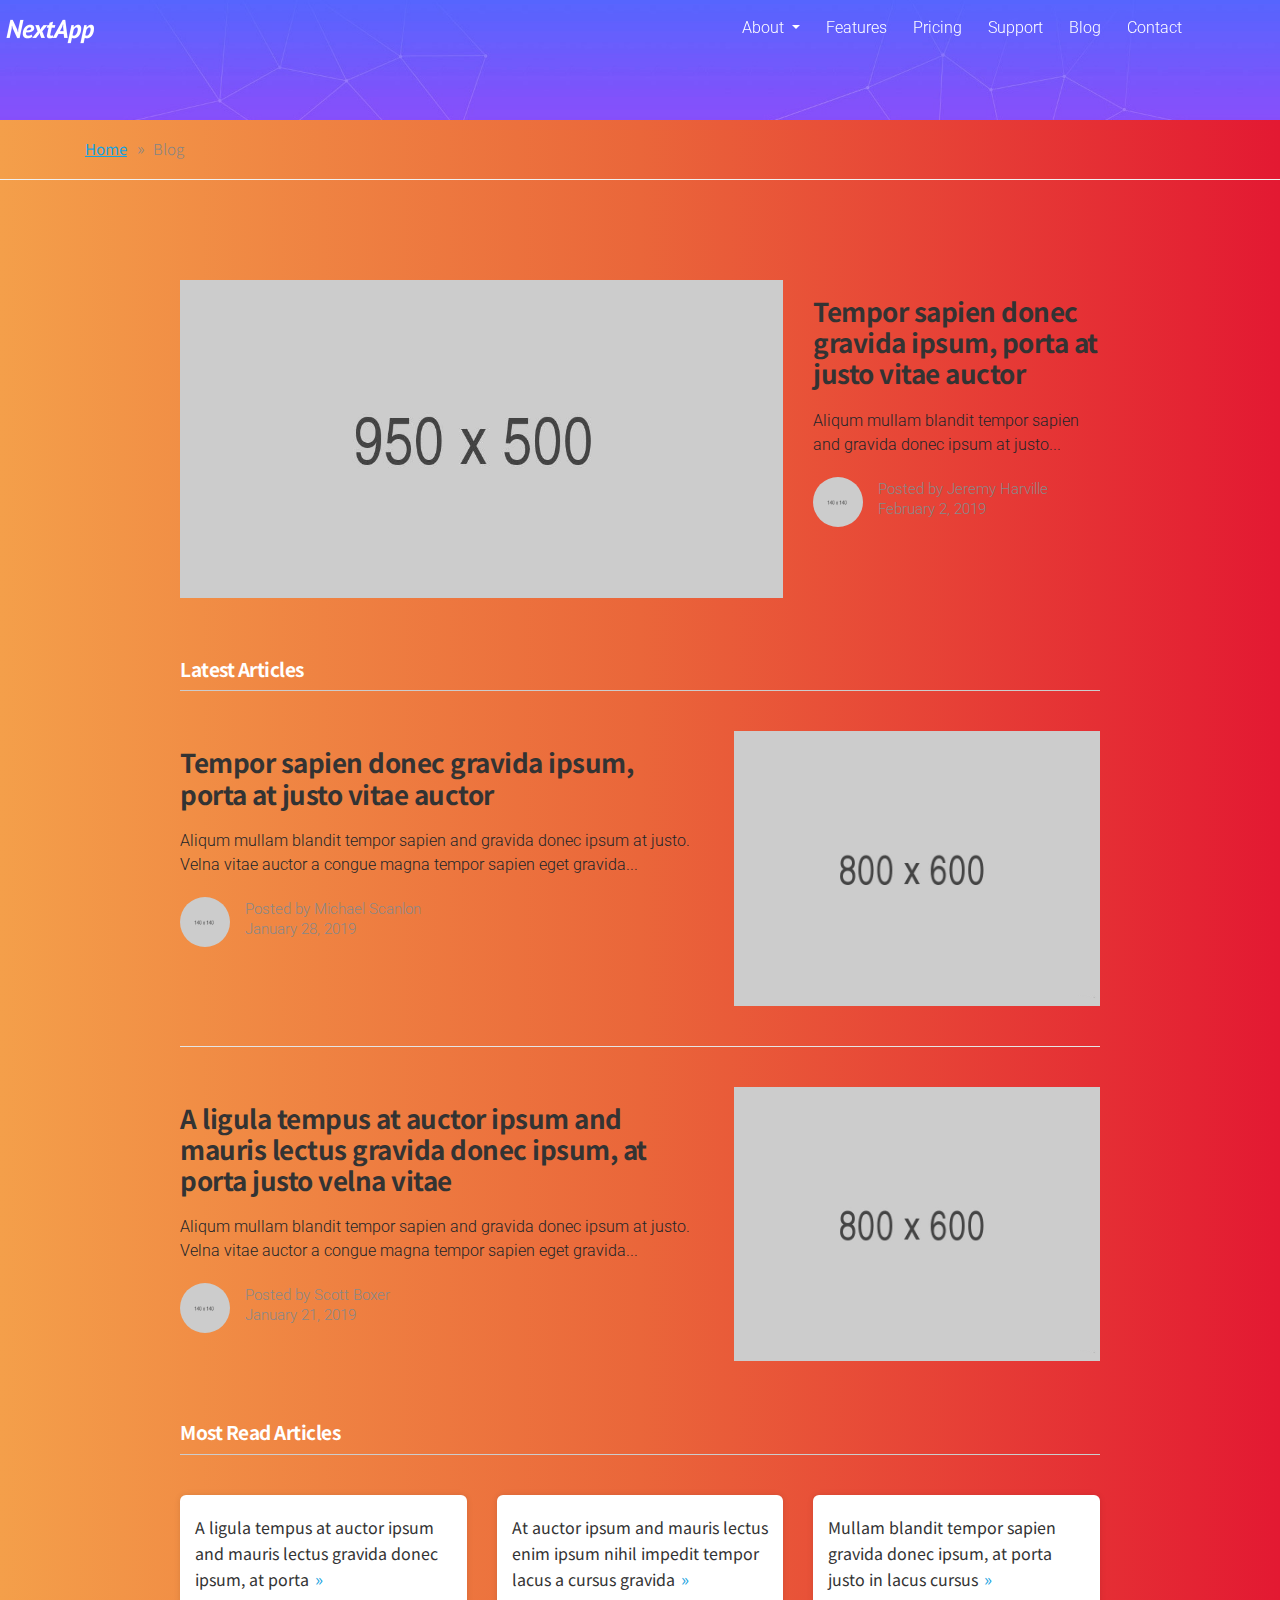
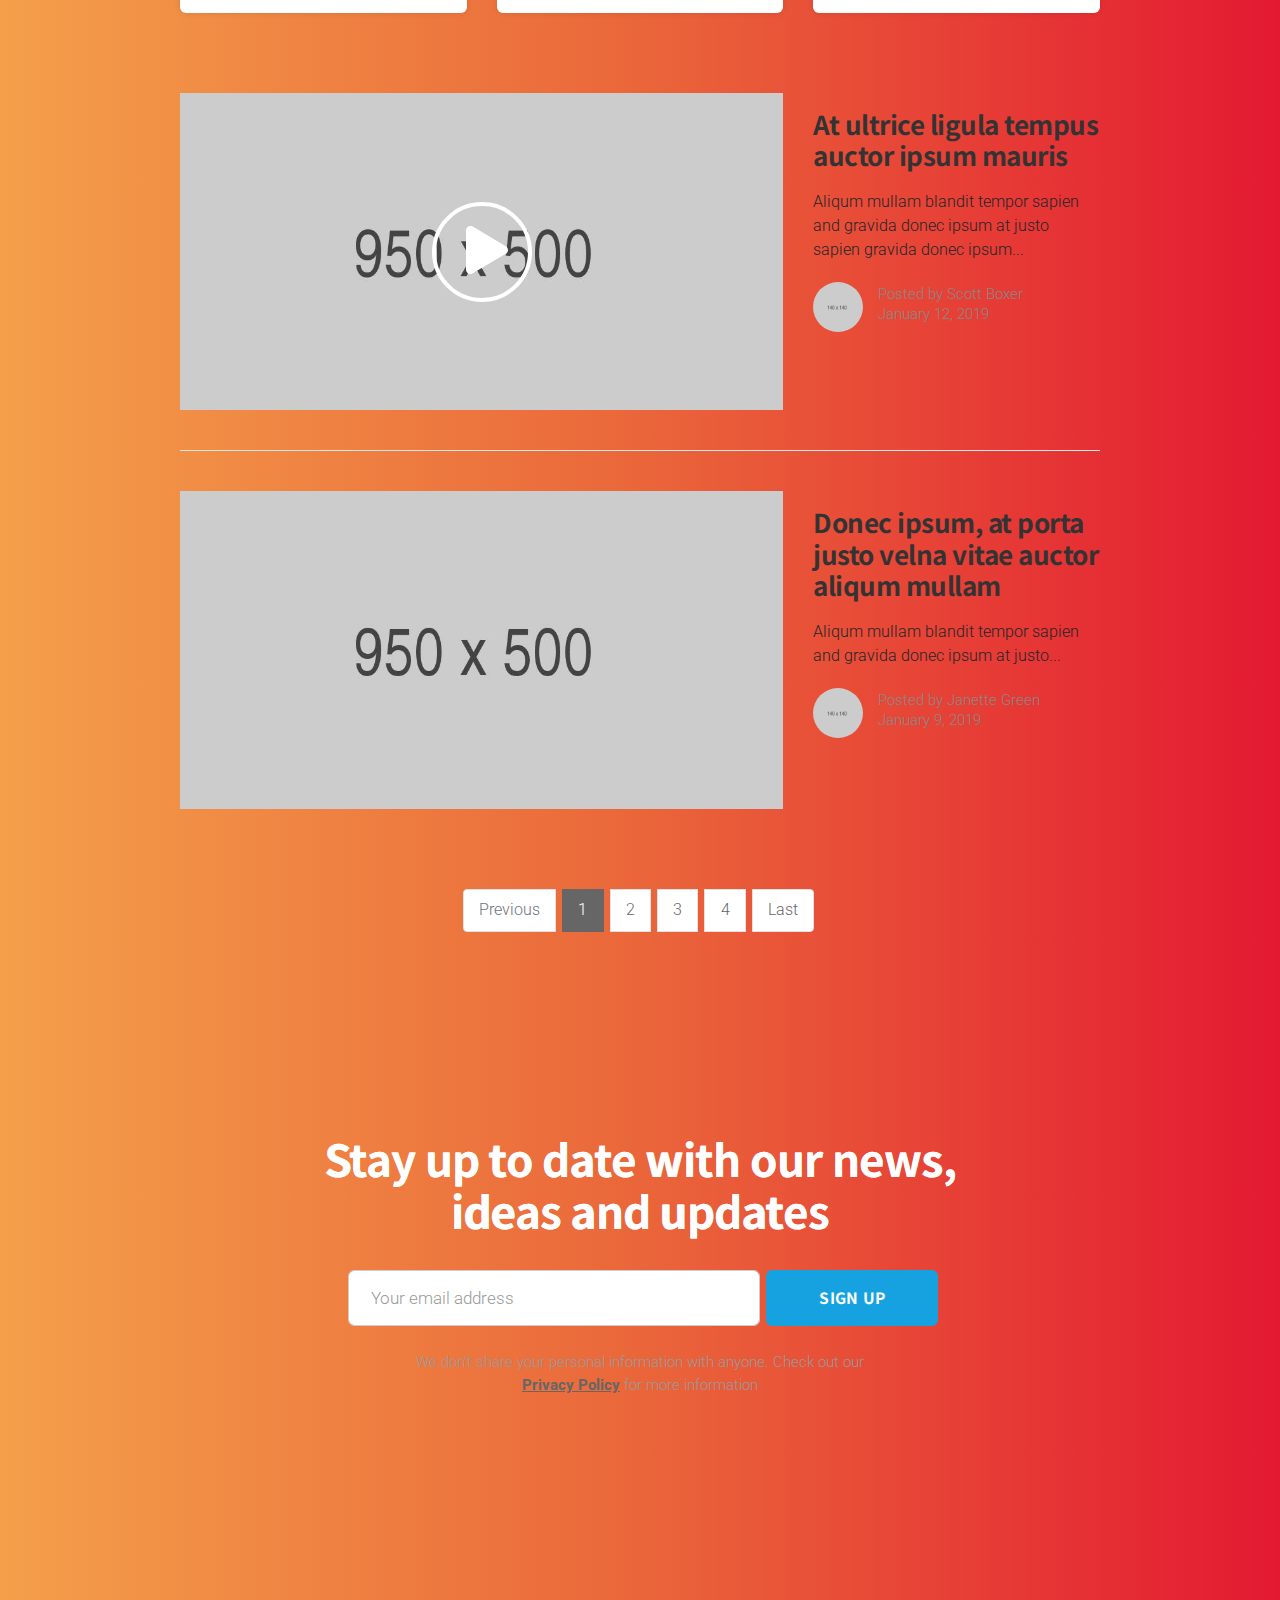
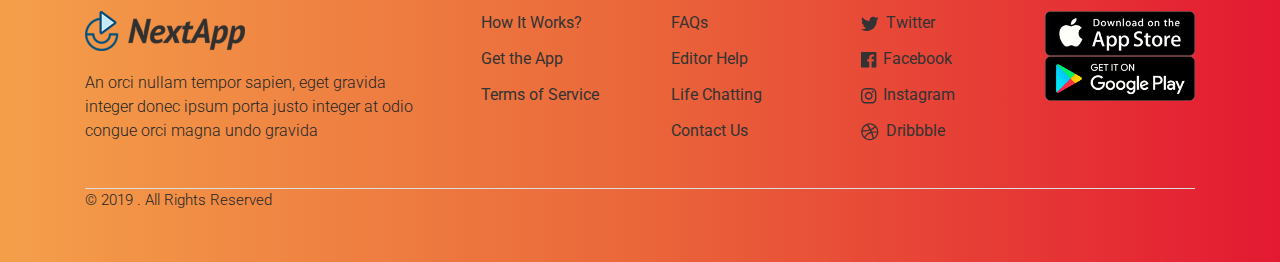
<file: blog-listing.html>
<!DOCTYPE html>
<!--  - App Landing Page Template design by DSAThemes (http://www.dsathemes.com) -->
<!--[if lt IE 7 ]><html class="ie ie6" lang="en"> <![endif]-->
<!--[if IE 7 ]><html class="ie ie7" lang="en"> <![endif]-->
<!--[if IE 8 ]><html class="ie ie8" lang="en"> <![endif]-->
<!--[if (gte IE 9)|!(IE)]><!-->
<html lang="en">



<head>



		<meta charset="utf-8">
		<meta http-equiv="X-UA-Compatible" content="IE=edge"/>
		<meta name="author" content="DSAThemes"/>	
		<meta name="description" content=" - Mobile App Landing Page Template"/>
		<meta name="keywords" content="Responsive, HTML5 template, DSAThemes, Mobile, Application, One Page, Landing, Mobile App">	
		<meta name="viewport" content="width=device-width, initial-scale=1.0"/>
				
  		<!-- SITE TITLE -->
		<title> - App Landing Page Template Blog</title>
							
		<!-- FAVICON AND TOUCH ICONS  -->
		<link rel="shortcut icon" href="images/favicon.ico" type="image/x-icon">
		<link rel="icon" href="images/favicon.ico" type="image/x-icon">
		<link rel="apple-touch-icon" sizes="152x152" href="images/apple-touch-icon-152x152.png">
		<link rel="apple-touch-icon" sizes="120x120" href="images/apple-touch-icon-120x120.png">
		<link rel="apple-touch-icon" sizes="76x76" href="images/apple-touch-icon-76x76.png">
		<link rel="apple-touch-icon" href="images/apple-touch-icon.png">

		<!-- GOOGLE FONTS -->
		<link href="https://fonts.googleapis.com/css?family=Roboto:300,400,500,700,900" rel="stylesheet"> 	
		<link href="https://fonts.googleapis.com/css?family=Noto+Sans+TC:300,400,500,700,900" rel="stylesheet"> 

		<!-- BOOTSTRAP CSS -->
		<link href="css/bootstrap.min.css" rel="stylesheet">
				
		<!-- FONT ICONS -->
		<link href="css/fontawesome.min.css" rel="stylesheet">			
		<link href="css/flaticon.css" rel="stylesheet">

		<!-- PLUGINS STYLESHEET -->
		<link href="css/magnific-popup.css" rel="stylesheet">	
		<link href="css/owl.carousel.min.css" rel="stylesheet">
		<link href="css/owl.theme.default.min.css" rel="stylesheet">
		<link href="css/slick.css" rel="stylesheet">
		<link href="css/slick-theme.css" rel="stylesheet">

		<!-- On Scroll Animations -->
		<link href="css/animate.css" rel="stylesheet">
				
		<!-- TEMPLATE CSS -->
		<link href="css/spinner.css" rel="stylesheet">
		<link href="css/style.css" rel="stylesheet">

		<!-- RESPONSIVE CSS -->
		<link href="css/responsive.css" rel="stylesheet"> 

		

	</head>



	<body>



		<!-- PRELOADER SPINNER
		============================================= -->		
		<div id="loader-wrapper">
			<div id="loader">
				<div class="cssload-spinner"></div>
			</div>
		</div>




		<!-- PAGE CONTENT
		============================================= -->	
		<div id="page" class="page">




			<!-- HEADER
			============================================= -->
			<header id="header" class="header">
				<nav class="navbar fixed-top navbar-expand-md hover-menu navbar-dark bg-tra white-scroll">
					<div class="container">


						<!-- LOGO IMAGE -->
						<!-- For Retina Ready displays take a image with double the amount of pixels that your image will be displayed (e.g 240 x 60 pixels) -->
				 		<a href="index.html" class="navbar-brand logo-black"><img src="images/logo.png" width="120" height="30" alt="header-logo"></a>
				 		<a href="index.html" class="navbar-brand logo-white"><img src="images/logo-white.png" width="120" height="30" alt="header-logo"></a>


				 		<!-- Responsive Menu Button -->
				 		<button class="navbar-toggler" type="button" data-toggle="collapse" data-target="#navbarContent" aria-controls="navbarContent" aria-expanded="false" aria-label="Toggle navigation">
				   		 	<span class="navbar-bar-icon"><i class="fas fa-bars"></i></span>
				  		</button>


				  		<!-- Navigation Menu -->
				  		<div id="navbarContent" class="collapse navbar-collapse">				  			
					   		<ul class="navbar-nav ml-auto">

					     		<!-- Dropdown Link -->
                      			<li class="nav-item dropdown">
		                            <a class="nav-link dropdown-toggle" href="#" id="DropdownMenu" data-toggle="dropdown" aria-haspopup="true" aria-expanded="false">
		                                About
		                            </a>

		                            <!-- Dropdown Menu -->
                           			<ul class="dropdown-menu" aria-labelledby="DropdownMenu">
                           				<li><a class="dropdown-item" href="demo-1.html#statistic-1">Why </a></li>
		                                <li><a class="dropdown-item" href="demo-1.html#process-3">How It Works</a></li>
		                                <li><a class="dropdown-item" href="demo-1.html#info-11">Best Solutions</a></li>
		                                <li><a class="dropdown-item" href="demo-1.html#screens-1">Screenshots</a></li>
		                                <li><a class="dropdown-item" href="demo-1.html#more-apps">More Apps</a></li>
                            		</ul>
                        		</li>

					     		<li class="nav-item nl-simple"><a class="nav-link" href="demo-1.html#features-2">Features</a></li>
					     		<li class="nav-item nl-simple"><a class="nav-link" href="pricing.html">Pricing</a></li>
							    <li class="nav-item nl-simple"><a class="nav-link" href="faqs.html">Support</a></li>
							    <li class="nav-item nl-simple"><a class="nav-link" href="blog-listing.html">Blog</a></li>
							    <li class="nav-item nl-simple"><a class="nav-link" href="contacts.html">Contact</a></li>

					      	</ul>

					      	<!-- Header Button 	
					      	<span class="navbar-text white-color">						      															
								<a href="#" class="btn btn-blue black-hover">Try For Free</a>
							</span>	-->

					    </div>	<!-- End Navigation Menu -->


					</div>	  <!-- End container -->
				</nav>	   <!-- End navbar -->
			</header>	<!-- END HEADER -->




			<!-- REVIEWS PAGE HERO
			============================================= -->	
			<div id="page-hero" class="bg-fixed page-hero-section division"></div>




			<!-- BREADCRUMB
			============================================= -->
			<div id="breadcrumb" class="division">
				<div class="container">
					<div class="row">

						<!-- BREADCRUMB NAV -->
						<div class="col">
							<nav aria-label="breadcrumb">
							  	<ol class="breadcrumb">
							    	<li class="breadcrumb-item"><a href="demo-1.html">Home</a></li>
							    	<li class="breadcrumb-item active" aria-current="page">Blog</li>
							  	</ol>
							</nav>
						</div> 

					</div>	 <!-- End row -->
				</div>	<!-- End container -->		
			</div>	<!-- END BREADCRUMB -->	




			<!-- BLOG POSTS LISTING
			============================================= -->
			<section id="blog-page" class="wide-100 blog-page-section division">
				<div class="container">
					<div class="row">
						<div class="col-md-10 offset-md-1">


							<!-- BLOG POST #1 --> 
							<div class="blog-post">
								<div class="row">
									
									
									<!-- BLOG POST IMAGE -->
						 			<div class="col-lg-8 blog-post-img">
										<img class="img-fluid" src="images/blog/post-6-img.jpeg" alt="blog-post-image" />	
									</div>


									<!-- BLOG POST TEXT -->
									<div class="col-lg-4 blog-post-txt">

										<!-- Post Link -->
										<h4 class="h4-xs"><a href="single-post.html">Tempor sapien donec gravida ipsum, porta at justo vitae auctor</a></h4>

										<!-- Post Text -->
										<p>Aliqum  mullam blandit tempor sapien and gravida donec ipsum at justo...</p>

										<!-- Post Data -->
										<div class="single-post-data clearfix">
										
											<!-- Author Avatar -->
											<div class="post-avatar">
												<img src="images/review-author-4.jpg" alt="author-avatar">
											</div>

											<!-- Author Data -->
											<div class="post-author">
												<p>Posted by Jeremy Harville</p>	
												<span>February 2, 2019</span>									
											</div>

										</div>	<!-- End Post Author -->

									</div>	<!-- END BLOG POST TEXT -->


								</div>   <!-- End row -->
							</div>	<!-- END BLOG POST #1 -->


							<!-- BLOG POSTS CATEGORY --> 
							<h5 class="h5-sm posts-category">Latest Articles</h5>


							<!-- BLOG POST #2 --> 
							<div class="blog-post latest-post b-bottom">
								<div class="row">


									<!-- BLOG POST TEXT -->
									<div class="col-lg-7 blog-post-txt">

										<!-- Post Link -->
										<h4 class="h4-xs">
											<a href="single-post.html">Tempor sapien donec gravida ipsum, porta at justo vitae auctor</a>
										</h4>

										<!-- Post Text -->
										<p>Aliqum  mullam blandit tempor sapien and gravida donec ipsum at justo. Velna
										   vitae auctor a congue magna tempor sapien eget gravida...
										</p>

										<!-- Post Data -->
										<div class="single-post-data clearfix">
										
											<!-- Author Avatar -->
											<div class="post-avatar">
												<img src="images/review-author-3.jpg" alt="author-avatar">
											</div>

											<!-- Author Data -->
											<div class="post-author">
												<p>Posted by Michael Scanlon</p>	
												<span>January 28, 2019</span>									
											</div>

										</div>	<!-- End Post Author -->

									</div>	<!-- END BLOG POST TEXT -->
								
								
									<!-- BLOG POST IMAGE -->
						 			<div class="col-lg-5 blog-post-img">
										<img class="img-fluid" src="images/blog/post-1-img.jpg" alt="blog-post-image" />	
									</div>


								</div>   <!-- End row -->
							</div>	<!-- END BLOG POST #2 -->


							<!-- BLOG POST #3 --> 
							<div class="blog-post latest-post">
								<div class="row">


									<!-- BLOG POST TEXT -->
									<div class="col-lg-7 blog-post-txt">

										<!-- Post Link -->
										<h4 class="h4-xs">
											<a href="single-post.html">A ligula tempus at auctor ipsum and mauris lectus 
											  gravida donec ipsum, at porta justo velna vitae
											</a>
										</h4>

										<!-- Post Text -->
										<p>Aliqum  mullam blandit tempor sapien and gravida donec ipsum at justo. Velna
										   vitae auctor a congue magna tempor sapien eget gravida...
										</p>

										<!-- Post Data -->
										<div class="single-post-data clearfix">
										
											<!-- Author Avatar -->
											<div class="post-avatar">
												<img src="images/review-author-6.jpg" alt="author-avatar">
											</div>

											<!-- Author Data -->
											<div class="post-author">
												<p>Posted by Scott Boxer</p>	
												<span>January 21, 2019</span>									
											</div>

										</div>	<!-- End Post Author -->

									</div>	<!-- END BLOG POST TEXT -->
								
								
									<!-- BLOG POST IMAGE -->
						 			<div class="col-lg-5 blog-post-img">
										<img class="img-fluid" src="images/blog/post-9-img.jpg" alt="blog-post-image" />	
									</div>


								</div>   <!-- End row -->
							</div>	<!-- END BLOG POST #3 -->


							<!-- BLOG POSTS CATEGORY --> 
							<h5 class="h5-sm posts-category">Most Read Articles</h5>


							<!-- POPULAR BLOG POSTS --> 
							<div class="popular-posts mb-80">
								<div class="row">


									<!-- BLOG POST #4 --> 
									<div class="col-lg-4">
										<div class="popular-post">
											<a href="single-post.html">A ligula tempus at auctor ipsum and mauris lectus 
												gravida donec ipsum, at porta
											</a>
										</div>
									</div>


									<!-- BLOG POST #5 --> 
									<div class="col-lg-4">
										<div class="popular-post">
											<a href="single-post.html">At auctor ipsum and mauris lectus enim ipsum nihil
											   impedit tempor lacus a cursus gravida
											</a>
										</div>
									</div>


									<!-- BLOG POST #6 --> 
									<div class="col-lg-4">
										<div class="popular-post">
											<a href="single-post.html">Mullam blandit tempor sapien gravida donec ipsum,
											   at porta justo in lacus cursus 
											</a>
										</div>
									</div>

								</div>
							</div>   <!-- END POPULAR BLOG POSTS --> 


							<!-- BLOG POST #7 --> 
							<div class="blog-post b-bottom">
								<div class="row">
								
								
									<!-- BLOG POST IMAGE -->
						 			<div class="col-lg-8 blog-post-img">
						 				<div class="video-preview text-center">

							 				<!-- Change the link HERE!!! -->						
											<a class="video-popup1" href="https://www.youtube.com/embed/SZEflIVnhH8"> 

												<!-- Play Icon --> 							
												<div class="video-btn play-icon-tra">	
													<div class="video-block-wrapper">
														<i class="fas fa-play"></i>
													</div>
												</div>

												<!-- Preview Image -->
												<img class="img-fluid" src="images/blog/post-7-img.jpg" alt="blog-post-image" />

											</a>

								 		</div>											
									</div>


									<!-- BLOG POST TEXT -->
									<div class="col-lg-4 blog-post-txt">

										<!-- Post Link -->
										<h4 class="h4-xs"><a href="single-post.html">At ultrice ligula tempus auctor ipsum mauris</a></h4>

										<!-- Post Text -->
										<p>Aliqum  mullam blandit tempor sapien and gravida donec ipsum at justo sapien gravida donec ipsum...</p>

										<!-- Post Data -->
										<div class="single-post-data clearfix">
										
											<!-- Author Avatar -->
											<div class="post-avatar">
												<img src="images/review-author-6.jpg" alt="author-avatar">
											</div>

											<!-- Author Data -->
											<div class="post-author">
												<p>Posted by Scott Boxer</p>	
												<span>January 12, 2019</span>									
											</div>

										</div>	<!-- End Post Author -->

									</div>	<!-- END BLOG POST TEXT -->


								</div>   <!-- End row -->
							</div>	<!-- END BLOG POST #7 -->


							<!-- BLOG POST #8 --> 
							<div class="blog-post">
								<div class="row">
								
								
									<!-- BLOG POST IMAGE -->
						 			<div class="col-lg-8 blog-post-img">
										<img class="img-fluid" src="images/blog/post-8-img.jpg" alt="blog-post-image" />	
									</div>


									<!-- BLOG POST TEXT -->
									<div class="col-lg-4 blog-post-txt">

										<!-- Post Link -->
										<h4 class="h4-xs"><a href="single-post.html">Donec ipsum, at porta justo velna vitae auctor aliqum mullam</a></h4>

										<!-- Post Text -->
										<p>Aliqum  mullam blandit tempor sapien and gravida donec ipsum at justo...</p>

										<!-- Post Data -->
										<div class="single-post-data clearfix">
										
											<!-- Author Avatar -->
											<div class="post-avatar">
												<img src="images/review-author-7.jpg" alt="author-avatar">
											</div>

											<!-- Author Data -->
											<div class="post-author">
												<p>Posted by Janette Green</p>	
												<span>January 9, 2019</span>									
											</div>

										</div>	<!-- End Post Author -->

									</div>	<!-- END BLOG POST TEXT -->


								</div>   <!-- End row -->
							</div>	<!-- END BLOG POST #8 -->


							<!-- PAGE PAGINATION -->
							<div class="page-pagination mt-80">
								<nav aria-label="Page navigation">
									<ul class="pagination justify-content-center">
										<li class="page-item disabled"><a class="page-link" href="#" tabindex="-1">Previous</a></li>
									    <li class="page-item active"><a class="page-link" href="#">1 <span class="sr-only">(current)</span></a></li>
									    <li class="page-item"><a class="page-link" href="#">2</a> </li>
									    <li class="page-item"><a class="page-link" href="#">3</a></li>
									    <li class="page-item"><a class="page-link" href="#">4</a></li>
									    <li class="page-item"><a class="page-link" href="#">Last</a></li>
									</ul>	
								</nav>					
							</div>


						</div>
					</div>    <!-- End row -->
				</div>     <!-- End container -->
			</section>	<!-- END BLOG POSTS LISTING -->
			



			<!-- NEWSLETTER-2
			============================================= -->
			<section id="newsletter-2" class="bg-lightgrey wide-80 newsletter-section division">
				<div class="container">


					<!-- SECTION TITLE -->	
					<div class="row">	
						<div class="col-lg-10 offset-lg-1 section-title">	
							<h3 class="h3-lg">Stay up to date with our news, ideas and updates</h3>									
						</div>
					</div>


					<!-- NEWSLETTER FORM -->
					<div class="row">
						<div class="col-md-10 col-lg-8 offset-md-1 offset-lg-2">
							<div class="newsletter-txt text-center">
								<form class="newsletter-form">
											
									<div class="input-group">
										<input type="email" class="form-control" placeholder="Your email address" required id="s-email">								
										<span class="input-group-btn">
											<button type="submit" class="btn btn-blue black-hover">Sign Up</button>
										</span>										
									</div>

									<!-- Small Text -->
									<p class="p-sm">We don’t share your personal information with anyone. Check out our 
									   <a href="#">Privacy Policy</a> for more information
									</p>

									<!-- Newsletter Form Notification -->	
									<label for="s-email" class="form-notification"></label>
												
								</form>							
							</div>
						</div>
					</div>	  <!-- END NEWSLETTER FORM -->


				</div>	   <!-- End container -->	
			</section>	<!-- END NEWSLETTER-2 -->
			



			<!-- FOOTER-1
			============================================= -->
			<footer id="footer-1" class="wide-50 footer division">
				<div class="container">


					<!-- FOOTER CONTENT -->
					<div class="row">


						<!-- FOOTER INFO -->
						<div class="col-xl-4">
							<div class="footer-info mb-40">

								<!-- Footer Logo -->	
								<!-- For Retina Ready displays take a image, with double the amount of pixels that your image will be displayed (e.g 330 x 80 pixels) -->
								<img src="images/footer-logo.png" width="160" height="40" alt="footer-logo">
								
								<!-- Text -->	
								<p class="mt-20">An orci nullam tempor sapien, eget gravida integer donec ipsum porta
								   justo integer at odio congue orci magna undo gravida
								</p>

							</div>	
						</div>


						<!-- FOOTER LINKS -->
						<div class="col-md-3 col-xl-2">
							<div class="footer-links">

								<!-- Footer Links -->
								<ul class="foo-links clearfix">
									<li><p><a href="#">How It Works?</a></p></li>
									<li><p><a href="#">Get the App</a></p></li>
									<li><p><a href="#">Terms of Service</a></p></li>
								</ul>							

							</div>	
						</div>


						<!-- FOOTER LINKS -->
						<div class="col-md-3 col-xl-2">
							<div class="footer-links">

								<!-- Footer Links -->
								<ul class="foo-links clearfix">
									<li><p><a href="#">FAQs</a></p></li>									
									<li><p><a href="#">Editor Help</a></p></li>							
									<li><p><a href="#">Life Chatting</a></p></li>
									<li><p><a href="#">Contact Us</a></p></li>
								</ul>						

							</div>	
						</div>


						<!-- FOOTER LINKS -->
						<div class="col-md-3 col-xl-2">
							<div class="footer-links">

								<!-- Footer Links -->
								<ul class="foo-links clearfix">
									<li><p><a href="#"><i class="fab fa-twitter"></i> Twitter</a></p></li>									
									<li><p><a href="#"><i class="fab fa-facebook"></i> Facebook</a></p></li>							
									<li><p><a href="#"><i class="fab fa-instagram"></i> Instagram</a></p></li>
									<li><p><a href="#"><i class="fab fa-dribbble"></i> Dribbble</a></p></li>
								</ul>

							</div>	
						</div>


						<!-- FOOTER STORE BADGES -->
						<div class="col-md-3 col-xl-2">													
							<div class="footer-stores-badge text-right mb-40">

								<!-- AppStore -->
								<a href="#" class="store">
									<img class="appstore-original" src="images/store_badges/appstore.png" alt="appstore-logo" />
								</a>
													
								<!-- Google Play -->
								<a href="#" class="store">
									<img class="googleplay-original" src="images/store_badges/googleplay.png" alt="googleplay-logo" />
								</a>
												
								<!-- Aamazon Market 
								<a href="#" class="store">
									<img class="amazon-original" src="images/store_badges/amazon.png" alt="amazon-logo" />
								</a>  -->
																					
								<!-- Windows Market  
								<a href="#" class="store">
									<img class="windows-original" src="images/store_badges/windows.png" alt="windows-logo" />
								</a> -->
													
							</div>
						</div>	<!-- END FOOTER STORE BADGES -->

					
					</div>	 <!-- END FOOTER CONTENT -->

					
					<!-- BOTTOM FOOTER -->
					<div class="bottom-footer">
						<div class="row">

							<!-- FOOTER COPYRIGHT -->
							<div class="col-md-12">
								<div class="footer-copyright">
									<p class="p-sm">&copy; 2019 . All Rights Reserved</p>
								</div>
							</div>

						</div>
					</div>	<!-- END BOTTOM FOOTER -->


				</div>	    <!-- End container -->
			</footer>	<!-- END FOOTER-1 -->
		


		
		</div>	<!-- END PAGE CONTENT -->




		<!-- EXTERNAL SCRIPTS
		============================================= -->	
		<script src="js/jquery-3.3.1.min.js"></script>
		<script src="js/bootstrap.min.js"></script>	
		<script src="js/fontawesome.min.js"></script>	
		<script src="js/modernizr.custom.js"></script>
		<script src="js/jquery.easing.js"></script>
		<script src="js/retina.js"></script>	
		<script src="js/jquery.appear.js"></script>
		<script src="js/jquery.stellar.min.js"></script>	
		<script src="js/jquery.scrollto.js"></script>		
		<script src="js/imagesloaded.pkgd.min.js"></script>
		<script src="js/isotope.pkgd.min.js"></script>
		<script src="js/slick.min.js"></script>
		<script src="js/owl.carousel.min.js"></script>
		<script src="js/jquery.magnific-popup.min.js"></script>
		<script src="js/contact-form.js"></script>
		<script src="js/quick-form.js"></script>
		<script src="js/comment-form.js"></script>	
		<script src="js/jquery.validate.min.js"></script>
		<script src="js/jquery.ajaxchimp.min.js"></script>	
		<script src="js/wow.js"></script>	
				
		<!-- Custom Script -->		
		<script src="js/custom.js"></script>

		<!-- <script>
			new WOW().init();
		</script> -->	

		<!-- HTML5 shim, for IE6-8 support of HTML5 elements. All other JS at the end of file. -->
		<!-- [if lt IE 9]>
			<script src="js/html5shiv.js" type="text/javascript"></script>
			<script src="js/respond.min.js" type="text/javascript"></script>
		<![endif] -->
									
		<!-- Google Analytics: Change UA-XXXXX-X to be your site's ID. Go to http://www.google.com/analytics/ for more information. -->															
		<!--
		<script>
			var _gaq = _gaq || [];
			_gaq.push(['_setAccount', 'UA-XXXXX-X']);
			_gaq.push(['_trackPageview']);

			(function() {
				var ga = document.createElement('script'); ga.type = 'text/javascript'; ga.async = true;
				ga.src = ('https:' == document.location.protocol ? 'https://ssl' : 'http://www') + '.google-analytics.com/ga.js';
				var s = document.getElementsByTagName('script')[0]; s.parentNode.insertBefore(ga, s);
			})();
		</script>
		-->


	</body>



</html>
</file>
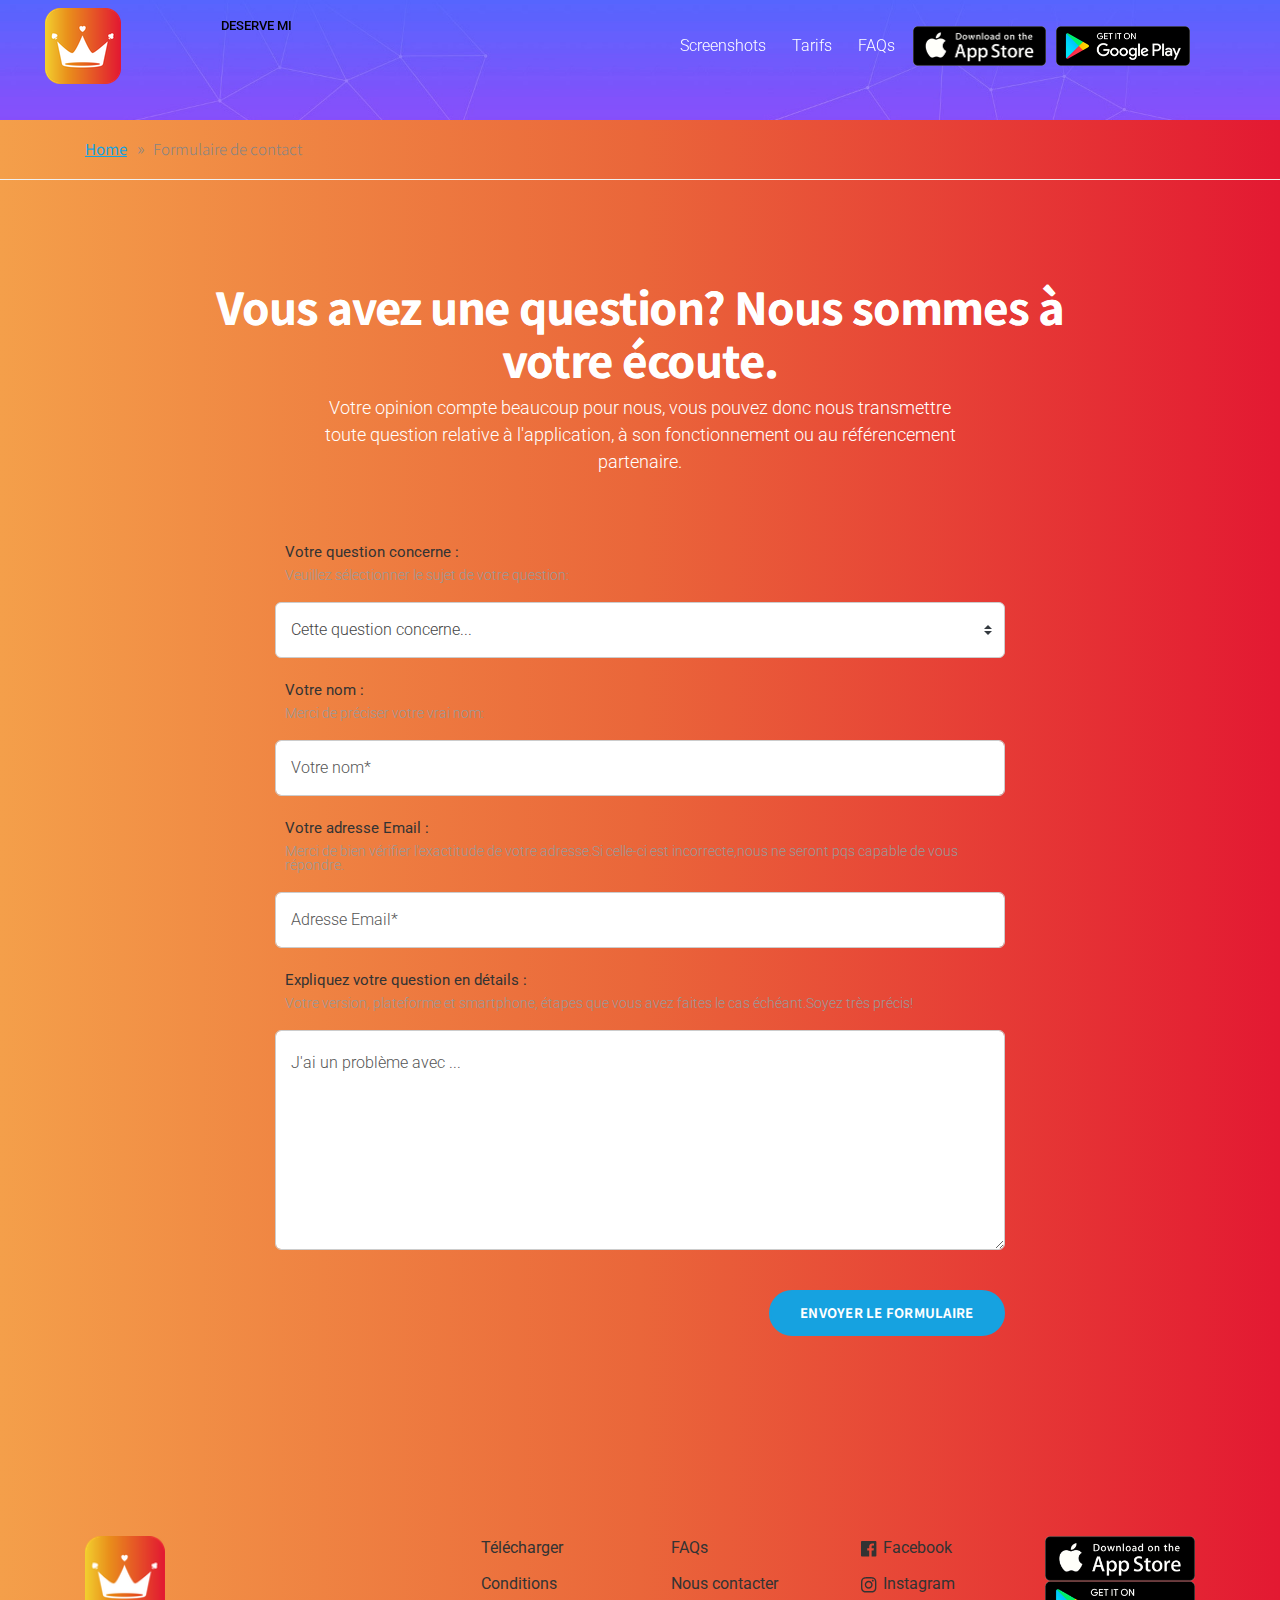
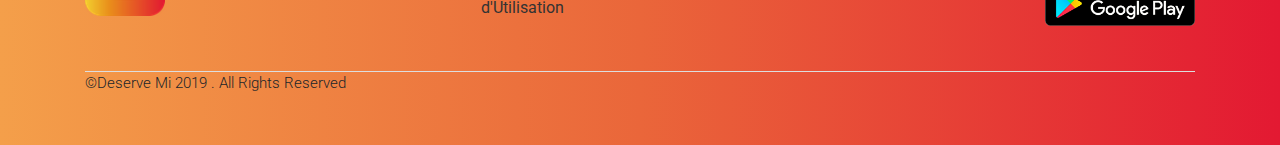
<file: contacts.html>
<!DOCTYPE html>
<html lang="fr">
<head>

		<meta charset="utf-8">
		<meta http-equiv="X-UA-Compatible" content="IE=edge"/>
		<meta name="author" content="DSAThemes"/>	
		<meta name="description" content="Page de contact du site de Deserve Mi"/>
		<meta name="viewport" content="width=device-width, initial-scale=1.0"/>
				
  		<!-- SITE TITLE -->
		<title> Deserve Mi - Contacts</title>
							
		<!-- FAVICON AND TOUCH ICONS  -->
		<link rel="shortcut icon" href="images/favicon.ico" type="image/x-icon">
		<link rel="icon" href="images/favicon.ico" type="image/x-icon">
		<link rel="apple-touch-icon" sizes="144x144" href="images/Logo_App_Store_144.png">
		<link rel="apple-touch-icon" sizes="114x114" href="images/Logo_App_Store_114.png">
		<link rel="apple-touch-icon" sizes="72x72" href="images/Logo_App_Store_72.png">
		<link rel="apple-touch-icon" sizes="57x57" href="images/Logo_App_Store_57.png">
		<link rel="apple-touch-icon" href="images/apple-touch-icon.png">

		<!-- GOOGLE FONTS -->
		<link href="https://fonts.googleapis.com/css?family=Roboto:300,400,500,700,900" rel="stylesheet"> 	
		<link href="https://fonts.googleapis.com/css?family=Noto+Sans+TC:300,400,500,700,900" rel="stylesheet"> 

		<!-- BOOTSTRAP CSS -->
		<link href="css/bootstrap.min.css" rel="stylesheet">
				
		<!-- FONT ICONS -->
		<link href="css/fontawesome.min.css" rel="stylesheet">			
		<link href="css/flaticon.css" rel="stylesheet">

		<!-- PLUGINS STYLESHEET -->
		<link href="css/magnific-popup.css" rel="stylesheet">	
		<link href="css/owl.carousel.min.css" rel="stylesheet">
		<link href="css/owl.theme.default.min.css" rel="stylesheet">
		<link href="css/slick.css" rel="stylesheet">
		<link href="css/slick-theme.css" rel="stylesheet">

		<!-- On Scroll Animations -->
		<link href="css/animate.css" rel="stylesheet">
				
		<!-- TEMPLATE CSS -->
		<link href="css/spinner.css" rel="stylesheet">
		<link href="css/style.css" rel="stylesheet">

		<!-- RESPONSIVE CSS -->
		<link href="css/responsive.css" rel="stylesheet"> 

		

	</head>



	<body>



		<!-- PRELOADER SPINNER
		============================================= -->		
		<div id="loader-wrapper">
			<div id="loader">
				<div class="cssload-spinner"></div>
			</div>
		</div>




		<!-- PAGE CONTENT
		============================================= -->	
		<div id="page" class="page">

			<!-- HEADER
			============================================= -->
			<header id="header" class="header">
					<nav class="navbar fixed-top navbar-expand-md hover-menu navbar-dark bg-tra white-scroll">
						<div class="container">
	
							<div class="clearfix container">
	
								<!-- LOGO IMAGE -->
								<!-- For Retina Ready displays take a image with double the amount of pixels that your image will be displayed (e.g 240 x 60 pixels) -->
								<a href="#hero-1" class="navbar-brand logo-black float-left"><img src="images/logo.png" alt="header-logo"></a>
								<a href="#hero-1" class="navbar-brand logo-white float-left"><img src="images/logo.png" alt="header-logo"></a>
									 <h5 class="title scroll white-scroll float-left">Deserve MI</h5>
							</div>
	
							 <!-- Responsive Menu Button -->
							 <button class="navbar-toggler" type="button" data-toggle="collapse" data-target="#navbarContent" aria-controls="navbarContent" aria-expanded="false" aria-label="Toggle navigation">
										<span class="navbar-bar-icon"><i class="fas fa-bars"></i></span>
								</button>
	
	
								<!-- Navigation Menu -->
								<div id="navbarContent" class="collapse navbar-collapse">				  			
									 <ul class="navbar-nav ml-auto">
										 <li class="nav-item nl-simple"><a class="nav-link" href="#screens-1">Screenshots</a></li>	
										 <li class="nav-item nl-simple"><a class="nav-link" href="#pricing-1">Tarifs</a></li>
										 <li class="nav-item nl-simple"><a class="nav-link" href="#faqs-1">FAQs</a></li>					     								    
	
										<!-- AppStore Badge  -->
									<li class="nav-item">
										<a href="#" class="header-store">
											<img class="appstore-header" src="images/store_badges/appstore.png" alt="appstore-logo">
										</a>
									</li> 
																
									<!-- Google Play Badge -->
									<li class="nav-item">
										<a href="#" class="header-store">
											<img class="googleplay-header" src="images/store_badges/googleplay.png" alt="googleplay-logo">
										</a>
									</li> 
	
										</ul>
	
								
	
								</div>	<!-- End Navigation Menu -->
	
	
						</div>	  <!-- End container -->
					</nav>	   <!-- End navbar -->
				</header>	<!-- END HEADER -->
	
	


			<!-- REVIEWS PAGE HERO
			============================================= -->	
			<div id="page-hero" class="bg-fixed page-hero-section division"></div>




			<!-- BREADCRUMB
			============================================= -->
			<div id="breadcrumb" class="division">
				<div class="container">
					<div class="row">

						<!-- BREADCRUMB NAV -->
						<div class="col">
							<nav aria-label="breadcrumb">
							  	<ol class="breadcrumb">
							    	<li class="breadcrumb-item"><a href="demo-1.html">Home</a></li>
							    	<li class="breadcrumb-item active" aria-current="page">Formulaire de contact</li>
							  	</ol>
							</nav>
						</div> 

					</div>  <!-- End row -->	
				</div>	<!-- End container -->		
			</div>	<!-- END BREADCRUMB -->	




			<!-- CONTACTS-2
			============================================= -->
			<section id="contacts-2" class="wide-100 contacts-section division">				
				<div class="container">


					<!-- SECTION TITLE -->	
					<div class="row">	
						<div class="col-lg-10 offset-lg-1 section-title">	

							<!-- Title 	-->	
							<h3 class="h3-lg">Vous avez une question? Nous sommes à votre écoute.</h3>	

							<!-- Text -->
							<p class="p-md">Votre opinion compte beaucoup pour nous, vous pouvez donc nous transmettre toute question relative à l'application, à son fonctionnement ou au référencement partenaire.
							</p>
								
						</div>
					</div>


			 		<!-- CONTACT FORM -->
				 	<div class="row">
				 		<div class="col-md-10 col-xl-8 offset-md-1 offset-xl-2">
				 			<div class="form-holder">
								<form name="contactform" class="row contact-form">

									<!-- Form Select -->
									<div id="input-subject" class="col-md-12 input-subject">
										<p>Votre question concerne : </p>
										<span>Veuillez sélectionner le sujet de votre question: </span>
										<select id="inlineFormCustomSelect1" name="Subject" class="custom-select subject">
									    	<option>Cette question concerne...</option>	
											<option>Enregistrement/inscription</option>
											<option>Utilisation</option>
											<option>Bugs</option>
											<option>Référencement partenaire</option>
											<option>Autre</option>
									    </select>
									</div>
																						
									<!-- Contact Form Input -->
									<div id="input-name" class="col-lg-12">
										<p>Votre nom : </p>
										<span>Merci de préciser votre vrai nom: </span>
										<input type="text" name="name" class="form-control name" placeholder="Votre nom*"> 
									</div>
												
									<div id="input-email" class="col-lg-12">
										<p>Votre adresse Email : </p>
										<span>Merci de bien vérifier l'exactitude de votre adresse.Si celle-ci est incorrecte,nous ne seront pqs capable de vous répondre.</span>
										<input type="text" name="email" class="form-control email" placeholder="Adresse Email*"> 
									</div>
		
									<div id="input-message" class="col-lg-12 input-message">
										<p>Expliquez votre question en détails : </p>
										<span>Votre version,  plateforme et smartphone, étapes que vous avez faites le cas échéant.Soyez très précis!</span>
										<textarea class="form-control message" name="message" rows="6" placeholder="J'ai un problème avec ..."></textarea>
									</div> 
																						
									<!-- Contact Form Button -->
									<div class="col-lg-12 mt-15 form-btn text-right">	
										<button type="submit" class="btn btn-blue black-hover submit">Envoyer le formulaire</button>	
									</div>
																															
									<!-- Contact Form Message -->
									<div class="col-lg-12 contact-form-msg">
										<span class="loading"></span>
									</div>	
																							
								</form>	
				 			</div>	
				 		</div>	
				 	</div>	   <!-- END CONTACT FORM -->
				 	

				</div>	   <!-- End container -->		
			</section>	<!-- END CONTACTS-2 -->






			<!-- FOOTER-1
			============================================= -->
			<footer id="footer-1" class="wide-50 footer division">
					<div class="container">
	
	
						<!-- FOOTER CONTENT -->
						<div class="row">
	
	
							<!-- FOOTER INFO -->
							<div class="col-xl-4">
								<div class="footer-info mb-40">
	
									<!-- Footer Logo -->	
									<!-- For Retina Ready displays take a image, with double the amount of pixels that your image will be displayed (e.g 330 x 80 pixels) -->
									<img src="images/logo.png" width="auto" height="80" alt="footer-logo">
								
	
								</div>	
							</div>
	
	
							<!-- FOOTER LINKS -->
							<div class="col-md-3 col-xl-2">
								<div class="footer-links">
	
									<!-- Footer Links -->
									<ul class="foo-links clearfix">
										<!-- <li><p><a href="#">How It Works?</a></p></li> -->
										<li><p><a href="#">Télécharger</a></p></li>
										<li><p><a href="terms.html">Conditions d'Utilisation</a></p></li>
									</ul>							
	
								</div>	
							</div>
	
	
							<!-- FOOTER LINKS -->
							<div class="col-md-3 col-xl-2">
								<div class="footer-links">
	
									<!-- Footer Links -->
									<ul class="foo-links clearfix">
										<li><p><a href="#">FAQs</a></p></li>
										<li><p><a href="contacts.html">Nous contacter</a></p></li>
									</ul>						
	
								</div>	
							</div>
	
	
							<!-- FOOTER LINKS -->
							<div class="col-md-3 col-xl-2">
								<div class="footer-links">
	
									<!-- Footer Links -->
									<ul class="foo-links clearfix">
										<!-- <li  aria-disabled="true"><p aria-disabled="true"><a aria-disabled="true" href="#"><i class="fab fa-twitter" aria-disabled="true"></i><s> Twitter</s></a></p></li>									 -->
										<li><p><a href="https://www.facebook.com/miapplicationmobile"><i class="fab fa-facebook"></i> Facebook</a></p></li>							
										<li><p><a href="https://www.instagram.com/mi.app/"><i class="fab fa-instagram"></i> Instagram</a></p></li>
										
									</ul>
	
								</div>	
							</div>
	
	
							<!-- FOOTER STORE BADGES -->
							<div class="col-md-3 col-xl-2">													
								<div class="footer-stores-badge text-right mb-40">
	
									<!-- AppStore -->
									<a href="#" class="store">
										<img class="appstore-original" src="images/store_badges/appstore.png" alt="appstore-logo" />
									</a>
														
									<!-- Google Play -->
									<a href="https://play.google.com/store/apps/details?id=com.Deserve.Mi" class="store">
										<img class="googleplay-original"  src="images/store_badges/googleplay.png" alt="googleplay-logo" />
									</a>
													
							
														
								</div>
							</div>	<!-- END FOOTER STORE BADGES -->
	
						
						</div>	 <!-- END FOOTER CONTENT -->
	
						
						<!-- BOTTOM FOOTER -->
						<div class="bottom-footer">
							<div class="row">
	
								<!-- FOOTER COPYRIGHT -->
								<div class="col-md-12">
									<div class="footer-copyright">
										<p class="p-sm">&copy;Deserve Mi 2019 . All Rights Reserved</p>
									</div>
								</div>
	
							</div>
						</div>	<!-- END BOTTOM FOOTER -->
	
	
					</div>	    <!-- End container -->
				</footer>	<!-- END FOOTER-1 -->		


		
		</div>	<!-- END PAGE CONTENT -->




		<!-- EXTERNAL SCRIPTS
		============================================= -->	
		<script src="js/jquery-3.3.1.min.js"></script>
		<script src="js/bootstrap.min.js"></script>	
		<script src="js/fontawesome.min.js"></script>	
		<script src="js/modernizr.custom.js"></script>
		<script src="js/jquery.easing.js"></script>
		<script src="js/retina.js"></script>	
		<script src="js/jquery.appear.js"></script>
		<script src="js/jquery.stellar.min.js"></script>	
		<script src="js/jquery.scrollto.js"></script>		
		<script src="js/imagesloaded.pkgd.min.js"></script>
		<script src="js/isotope.pkgd.min.js"></script>
		<script src="js/slick.min.js"></script>
		<script src="js/owl.carousel.min.js"></script>
		<script src="js/jquery.magnific-popup.min.js"></script>
		<script src="js/contact-form.js"></script>
		<script src="js/quick-form.js"></script>
		<script src="js/comment-form.js"></script>	
		<script src="js/jquery.validate.min.js"></script>
		<script src="js/jquery.ajaxchimp.min.js"></script>	
		<script src="js/wow.js"></script>	
				
		<!-- Custom Script -->		
		<script src="js/custom.js"></script>

		<!-- <script>
			new WOW().init();
		</script> -->

		<!-- HTML5 shim, for IE6-8 support of HTML5 elements. All other JS at the end of file. -->
		<!-- [if lt IE 9]>
			<script src="js/html5shiv.js" type="text/javascript"></script>
			<script src="js/respond.min.js" type="text/javascript"></script>
		<![endif] -->
									
		<!-- Google Analytics: Change UA-XXXXX-X to be your site's ID. Go to http://www.google.com/analytics/ for more information. -->															
		<!--
		<script>
			var _gaq = _gaq || [];
			_gaq.push(['_setAccount', 'UA-XXXXX-X']);
			_gaq.push(['_trackPageview']);

			(function() {
				var ga = document.createElement('script'); ga.type = 'text/javascript'; ga.async = true;
				ga.src = ('https:' == document.location.protocol ? 'https://ssl' : 'http://www') + '.google-analytics.com/ga.js';
				var s = document.getElementsByTagName('script')[0]; s.parentNode.insertBefore(ga, s);
			})();
		</script>
		-->


	</body>



</html>
</file>
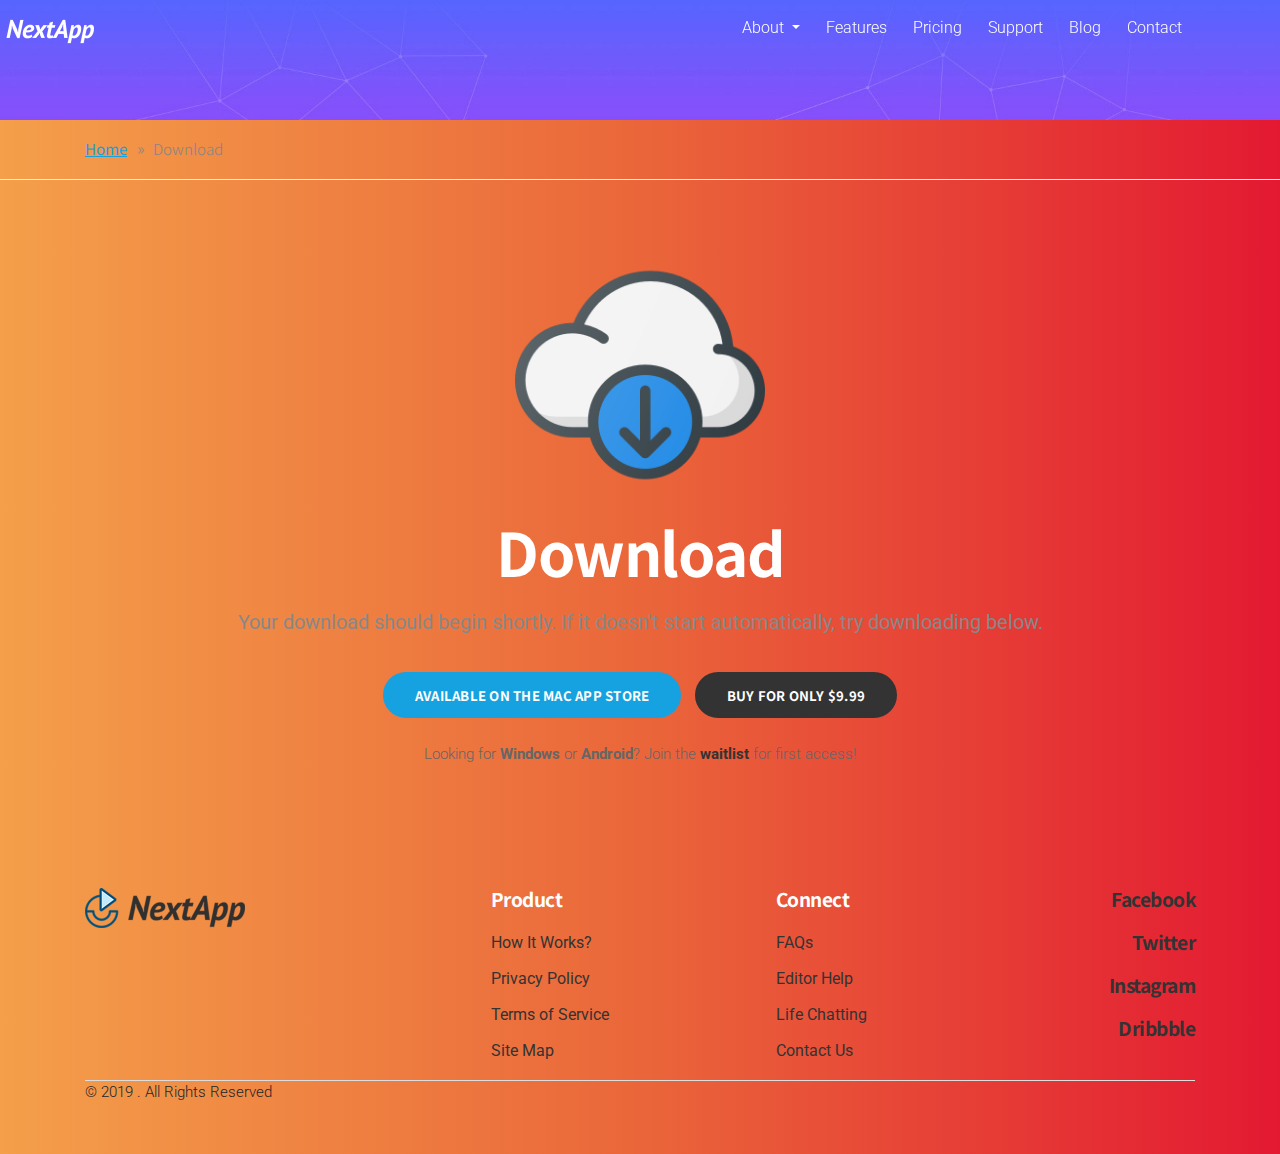
<file: download.html>
<!DOCTYPE html>
<!--  - App Landing Page Template design by DSAThemes (http://www.dsathemes.com) -->
<!--[if lt IE 7 ]><html class="ie ie6" lang="en"> <![endif]-->
<!--[if IE 7 ]><html class="ie ie7" lang="en"> <![endif]-->
<!--[if IE 8 ]><html class="ie ie8" lang="en"> <![endif]-->
<!--[if (gte IE 9)|!(IE)]><!-->
<html lang="en">



<head>



		<meta charset="utf-8">
		<meta http-equiv="X-UA-Compatible" content="IE=edge"/>
		<meta name="author" content="DSAThemes"/>	
		<meta name="description" content=" - Mobile App Landing Page Template"/>
		<meta name="keywords" content="Responsive, HTML5 template, DSAThemes, Mobile, Application, One Page, Landing, Mobile App">	
		<meta name="viewport" content="width=device-width, initial-scale=1.0"/>
				
  		<!-- SITE TITLE -->
		<title> - App Landing Page Template Download</title>
							
		<!-- FAVICON AND TOUCH ICONS  -->
		<link rel="shortcut icon" href="images/favicon.ico" type="image/x-icon">
		<link rel="icon" href="images/favicon.ico" type="image/x-icon">
		<link rel="apple-touch-icon" sizes="152x152" href="images/apple-touch-icon-152x152.png">
		<link rel="apple-touch-icon" sizes="120x120" href="images/apple-touch-icon-120x120.png">
		<link rel="apple-touch-icon" sizes="76x76" href="images/apple-touch-icon-76x76.png">
		<link rel="apple-touch-icon" href="images/apple-touch-icon.png">

		<!-- GOOGLE FONTS -->
		<link href="https://fonts.googleapis.com/css?family=Roboto:300,400,500,700,900" rel="stylesheet"> 	
		<link href="https://fonts.googleapis.com/css?family=Noto+Sans+TC:300,400,500,700,900" rel="stylesheet"> 

		<!-- BOOTSTRAP CSS -->
		<link href="css/bootstrap.min.css" rel="stylesheet">
				
		<!-- FONT ICONS -->
		<link href="css/fontawesome.min.css" rel="stylesheet">			
		<link href="css/flaticon.css" rel="stylesheet">

		<!-- PLUGINS STYLESHEET -->
		<link href="css/magnific-popup.css" rel="stylesheet">	
		<link href="css/owl.carousel.min.css" rel="stylesheet">
		<link href="css/owl.theme.default.min.css" rel="stylesheet">
		<link href="css/slick.css" rel="stylesheet">
		<link href="css/slick-theme.css" rel="stylesheet">

		<!-- On Scroll Animations -->
		<link href="css/animate.css" rel="stylesheet">
				
		<!-- TEMPLATE CSS -->
		<link href="css/spinner.css" rel="stylesheet">
		<link href="css/style.css" rel="stylesheet">

		<!-- RESPONSIVE CSS -->
		<link href="css/responsive.css" rel="stylesheet"> 

		

	</head>



	<body>



		<!-- PRELOADER SPINNER
		============================================= -->		
		<div id="loader-wrapper">
			<div id="loader">
				<div class="cssload-spinner"></div>
			</div>
		</div>




		<!-- PAGE CONTENT
		============================================= -->	
		<div id="page" class="page">




			<!-- HEADER
			============================================= -->
			<header id="header" class="header">
				<nav class="navbar fixed-top navbar-expand-md hover-menu navbar-dark bg-tra white-scroll">
					<div class="container">


						<!-- LOGO IMAGE -->
						<!-- For Retina Ready displays take a image with double the amount of pixels that your image will be displayed (e.g 240 x 60 pixels) -->
				 		<a href="index.html" class="navbar-brand logo-black"><img src="images/logo.png" width="120" height="30" alt="header-logo"></a>
				 		<a href="index.html" class="navbar-brand logo-white"><img src="images/logo-white.png" width="120" height="30" alt="header-logo"></a>


				 		<!-- Responsive Menu Button -->
				 		<button class="navbar-toggler" type="button" data-toggle="collapse" data-target="#navbarContent" aria-controls="navbarContent" aria-expanded="false" aria-label="Toggle navigation">
				   		 	<span class="navbar-bar-icon"><i class="fas fa-bars"></i></span>
				  		</button>


				  		<!-- Navigation Menu -->
				  		<div id="navbarContent" class="collapse navbar-collapse">				  			
					   		<ul class="navbar-nav ml-auto">

					     		<!-- Dropdown Link -->
                      			<li class="nav-item dropdown">
		                            <a class="nav-link dropdown-toggle" href="#" id="DropdownMenu" data-toggle="dropdown" aria-haspopup="true" aria-expanded="false">
		                                About
		                            </a>

		                            <!-- Dropdown Menu -->
                           			<ul class="dropdown-menu" aria-labelledby="DropdownMenu">
                           				<li><a class="dropdown-item" href="demo-1.html#statistic-1">Why </a></li>
		                                <li><a class="dropdown-item" href="demo-1.html#process-3">How It Works</a></li>
		                                <li><a class="dropdown-item" href="demo-1.html#info-11">Best Solutions</a></li>
		                                <li><a class="dropdown-item" href="demo-1.html#screens-1">Screenshots</a></li>
		                                <li><a class="dropdown-item" href="demo-1.html#more-apps">More Apps</a></li>
                            		</ul>
                        		</li>

					     		<li class="nav-item nl-simple"><a class="nav-link" href="demo-1.html#features-2">Features</a></li>
					     		<li class="nav-item nl-simple"><a class="nav-link" href="pricing.html">Pricing</a></li>
							    <li class="nav-item nl-simple"><a class="nav-link" href="faqs.html">Support</a></li>
							    <li class="nav-item nl-simple"><a class="nav-link" href="blog-listing.html">Blog</a></li>
							    <li class="nav-item nl-simple"><a class="nav-link" href="contacts.html">Contact</a></li>

					      	</ul>

					      	<!-- Header Button 	
					      	<span class="navbar-text white-color">						      															
								<a href="#" class="btn btn-blue black-hover">Try For Free</a>
							</span>	-->

					    </div>	<!-- End Navigation Menu -->


					</div>	  <!-- End container -->
				</nav>	   <!-- End navbar -->
			</header>	<!-- END HEADER -->




			<!-- REVIEWS PAGE HERO
			============================================= -->	
			<div id="page-hero" class="bg-fixed page-hero-section division"></div>




			<!-- BREADCRUMB
			============================================= -->
			<div id="breadcrumb" class="division">
				<div class="container">
					<div class="row">

						<!-- BREADCRUMB NAV -->
						<div class="col">
							<nav aria-label="breadcrumb">
							  	<ol class="breadcrumb">
							    	<li class="breadcrumb-item"><a href="demo-1.html">Home</a></li>
							    	<li class="breadcrumb-item active" aria-current="page">Download </li>
							  	</ol>
							</nav>
						</div> 

					</div>	 <!-- End row -->
				</div>	<!-- End container -->		
			</div>	<!-- END BREADCRUMB -->	




			<!-- DOWNLOAD PAGE CONTENT
			============================================= -->	
			<div id="download-page" class="download-section division">
				<div class="container">
				 	<div class="row">


				 		<div class="col-md-10 offset-md-1">
				 			<div class="download-page-txt text-center">

				 				<!-- Icon -->
					 			<div class="download-page-icon">
					 				<img class="img-fluid" src="images/download-icon.png" alt="download-icon" />	
					 			</div>

					 			<!-- Text -->
					 			<h2 class="h2-lg">Download </h2> 
					 			<p class="p-lg">Your download should begin shortly. If it doesn't start automatically, try downloading below.</p>

					 			<!-- Buttons Group -->
								<div class="btns-group">

									<!-- Buttons -->
									<a href="#" class="btn btn-blue black-hover mr-10">Available on the Mac App Store</a>
									<a href="#" class="btn btn-black black-tra-hover">Buy For Only $9.99</a>

									<!-- Text -->
									<div class="btn-notice">
										<p>Looking for <span>Windows</span> or <span>Android</span>? Join the <a href="#">waitlist</a> for first access!</p>
									</div>	
										
								</div>

				 			</div>
						</div>
				 		
				 		
				 	</div>	<!-- End row -->	
				 </div>	 <!-- End container -->
			</div>	<!-- END DOWNLOAD PAGE CONTENT -->




			<!-- FOOTER-5
			============================================= -->
			<footer id="footer-5" class="wide-50 footer division">
				<div class="container">


					<!-- FOOTER CONTENT -->
					<div class="row">


						<!-- FOOTER INFO -->
						<div class="col-md-4 col-lg-3">	
							<div class="footer-info mb-40">

								<!-- Footer Logo -->	
								<!-- For Retina Ready displays take a image, with double the amount of pixels that your image will be displayed (e.g 330 x 80 pixels) -->
								<img class="footer-logo" src="images/footer-logo.png" width="160" height="40" alt="footer-logo">

							</div>	
						</div>


						<!-- FOOTER LINKS -->
						<div class="col-md-3 col-lg-3 offset-lg-1">
							<div class="footer-links">

								<!-- Title -->
								<h5 class="h5-sm">Product</h5>

								<!-- Footer Links -->
								<ul class="foo-links clearfix">
									<li><p><a href="#">How It Works?</a></p></li>
									<li><p><a href="#">Privacy Policy</a></p></li>
									<li><p><a href="#">Terms of Service</a></p></li>
									<li><p><a href="#">Site Map</a></p></li>
								</ul>						

							</div>	
						</div>


						<!-- FOOTER LINKS -->
						<div class="col-md-2 col-lg-3">
							<div class="footer-links">

								<!-- Title -->
								<h5 class="h5-sm">Connect</h5>

								<!-- Footer Links -->
								<ul class="foo-links clearfix">
									<li><p><a href="#">FAQs</a></p></li>									
									<li><p><a href="#">Editor Help</a></p></li>							
									<li><p><a href="#">Life Chatting</a></p></li>
									<li><p><a href="#">Contact Us</a></p></li>
								</ul>

							</div>	
						</div>


						<!-- FOOTER SOCIAL LINKS -->
						<div class="col-md-3 col-lg-2">
							<div class="footer-socials-links text-right mb-25">
							
								<!-- Social Links -->
								<h5 class="h5-sm"><a href="#" class="foo-facebook">Facebook</a></h5>
								<h5 class="h5-sm"><a href="#" class="foo-twitter">Twitter</a></h5>
								<h5 class="h5-sm"><a href="#" class="foo-instagram">Instagram</a></h5>
								<h5 class="h5-sm"><a href="#" class="foo-dribbble">Dribbble</a></h5>														

								<!--	
								<h5 class="h5-sm"><a href="#" class="foo-behance">Facebook</a></h5>
								<h5 class="h5-sm"><a href="#" class="foo-pinterest">Twitter</a></h5>
								<h5 class="h5-sm"><a href="#" class="foo-linkedin">Instagram</a></h5>
								<h5 class="h5-sm"><a href="#" class="google-plus">Dribbble</a></h5>
								<h5 class="h5-sm"><a href="#" class="youtube">Twitter</a></h5>
								<h5 class="h5-sm"><a href="#" class="foo-tumblr">Instagram</a></h5>
								<h5 class="h5-sm"><a href="#" class="foo-vk">Dribbble</a></h5>	
								-->

							</div>
						</div>
						

					
					</div>	 <!-- END FOOTER CONTENT -->

					
					<!-- BOTTOM FOOTER -->
					<div class="bottom-footer">
						<div class="row">

							<!-- FOOTER COPYRIGHT -->
							<div class="col-md-12">
								<div class="footer-copyright">
									<p class="p-sm">&copy; 2019 . All Rights Reserved</p>
								</div>
							</div>

						</div>
					</div>	<!-- END BOTTOM FOOTER -->


				</div>	    <!-- End container -->
			</footer>	<!-- END FOOTER-5 -->
		


		
		</div>	<!-- END PAGE CONTENT -->




		<!-- EXTERNAL SCRIPTS
		============================================= -->	
		<script src="js/jquery-3.3.1.min.js"></script>
		<script src="js/bootstrap.min.js"></script>	
		<script src="js/fontawesome.min.js"></script>	
		<script src="js/modernizr.custom.js"></script>
		<script src="js/jquery.easing.js"></script>
		<script src="js/retina.js"></script>	
		<script src="js/jquery.appear.js"></script>
		<script src="js/jquery.stellar.min.js"></script>	
		<script src="js/jquery.scrollto.js"></script>		
		<script src="js/imagesloaded.pkgd.min.js"></script>
		<script src="js/isotope.pkgd.min.js"></script>
		<script src="js/slick.min.js"></script>
		<script src="js/owl.carousel.min.js"></script>
		<script src="js/jquery.magnific-popup.min.js"></script>
		<script src="js/contact-form.js"></script>
		<script src="js/quick-form.js"></script>
		<script src="js/comment-form.js"></script>	
		<script src="js/jquery.validate.min.js"></script>
		<script src="js/jquery.ajaxchimp.min.js"></script>	
		<script src="js/wow.js"></script>	
				
		<!-- Custom Script -->		
		<script src="js/custom.js"></script>

		<!-- <script>
			new WOW().init();
		</script> -->	

		<!-- HTML5 shim, for IE6-8 support of HTML5 elements. All other JS at the end of file. -->
		<!-- [if lt IE 9]>
			<script src="js/html5shiv.js" type="text/javascript"></script>
			<script src="js/respond.min.js" type="text/javascript"></script>
		<![endif] -->
									
		<!-- Google Analytics: Change UA-XXXXX-X to be your site's ID. Go to http://www.google.com/analytics/ for more information. -->															
		<!--
		<script>
			var _gaq = _gaq || [];
			_gaq.push(['_setAccount', 'UA-XXXXX-X']);
			_gaq.push(['_trackPageview']);

			(function() {
				var ga = document.createElement('script'); ga.type = 'text/javascript'; ga.async = true;
				ga.src = ('https:' == document.location.protocol ? 'https://ssl' : 'http://www') + '.google-analytics.com/ga.js';
				var s = document.getElementsByTagName('script')[0]; s.parentNode.insertBefore(ga, s);
			})();
		</script>
		-->


	</body>



</html>
</file>
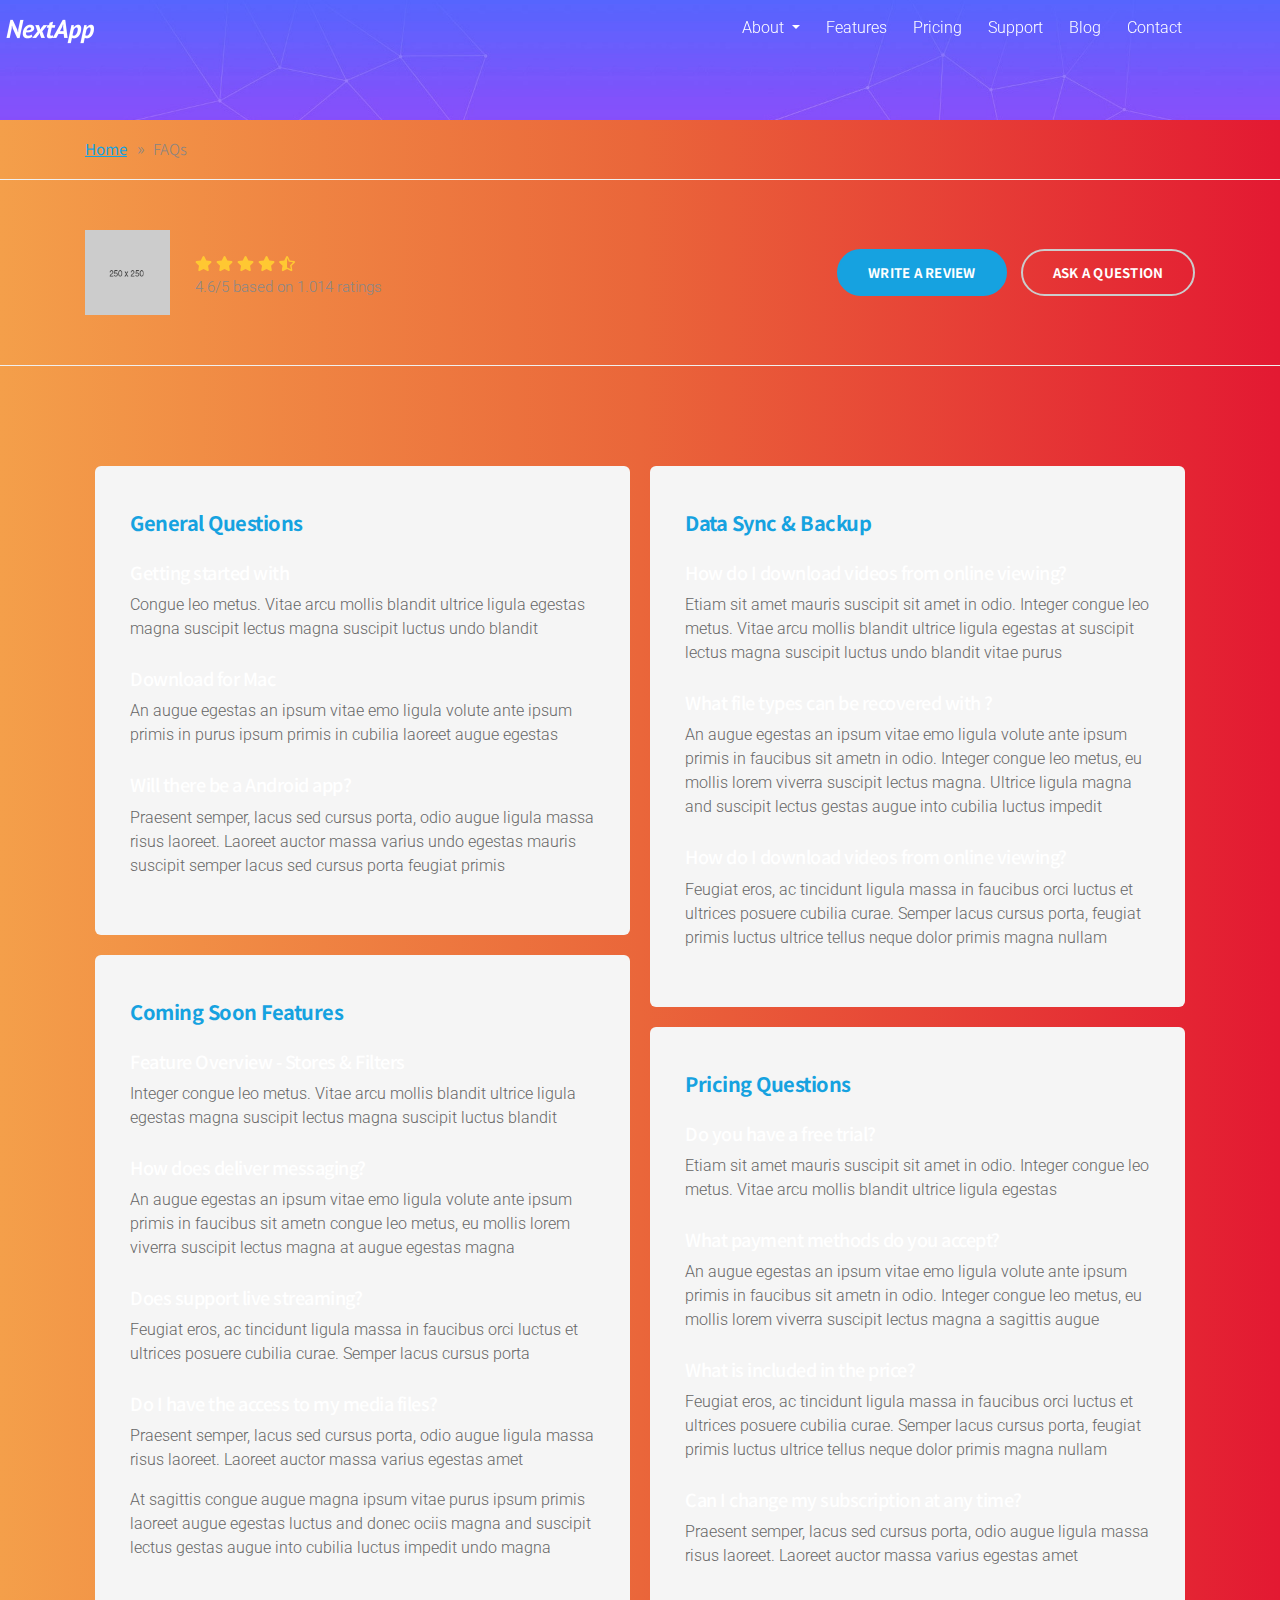
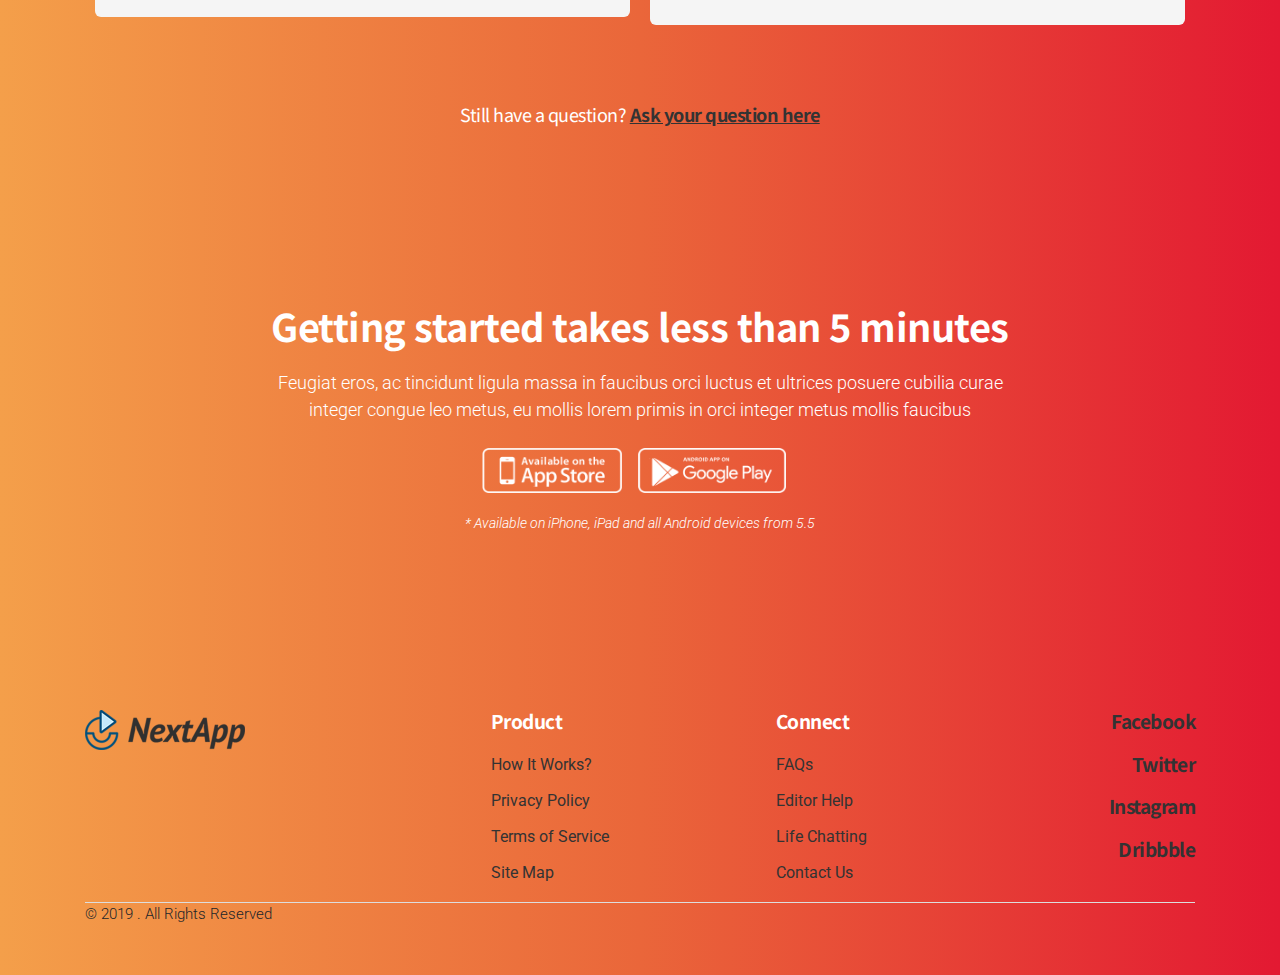
<file: faqs.html>
<!DOCTYPE html>
<!--  - App Landing Page Template design by DSAThemes (http://www.dsathemes.com) -->
<!--[if lt IE 7 ]><html class="ie ie6" lang="en"> <![endif]-->
<!--[if IE 7 ]><html class="ie ie7" lang="en"> <![endif]-->
<!--[if IE 8 ]><html class="ie ie8" lang="en"> <![endif]-->
<!--[if (gte IE 9)|!(IE)]><!-->
<html lang="en">



<head>



		<meta charset="utf-8">
		<meta http-equiv="X-UA-Compatible" content="IE=edge"/>
		<meta name="author" content="DSAThemes"/>	
		<meta name="description" content=" - Mobile App Landing Page Template"/>
		<meta name="keywords" content="Responsive, HTML5 template, DSAThemes, Mobile, Application, One Page, Landing, Mobile App">	
		<meta name="viewport" content="width=device-width, initial-scale=1.0"/>
				
  		<!-- SITE TITLE -->
		<title> - App Landing Page Template FAQs</title>
							
		<!-- FAVICON AND TOUCH ICONS  -->
		<link rel="shortcut icon" href="images/favicon.ico" type="image/x-icon">
		<link rel="icon" href="images/favicon.ico" type="image/x-icon">
		<link rel="apple-touch-icon" sizes="152x152" href="images/apple-touch-icon-152x152.png">
		<link rel="apple-touch-icon" sizes="120x120" href="images/apple-touch-icon-120x120.png">
		<link rel="apple-touch-icon" sizes="76x76" href="images/apple-touch-icon-76x76.png">
		<link rel="apple-touch-icon" href="images/apple-touch-icon.png">

		<!-- GOOGLE FONTS -->
		<link href="https://fonts.googleapis.com/css?family=Roboto:300,400,500,700,900" rel="stylesheet"> 	
		<link href="https://fonts.googleapis.com/css?family=Noto+Sans+TC:300,400,500,700,900" rel="stylesheet"> 

		<!-- BOOTSTRAP CSS -->
		<link href="css/bootstrap.min.css" rel="stylesheet">
				
		<!-- FONT ICONS -->
		<link href="css/fontawesome.min.css" rel="stylesheet">			
		<link href="css/flaticon.css" rel="stylesheet">

		<!-- PLUGINS STYLESHEET -->
		<link href="css/magnific-popup.css" rel="stylesheet">	
		<link href="css/owl.carousel.min.css" rel="stylesheet">
		<link href="css/owl.theme.default.min.css" rel="stylesheet">
		<link href="css/slick.css" rel="stylesheet">
		<link href="css/slick-theme.css" rel="stylesheet">

		<!-- On Scroll Animations -->
		<link href="css/animate.css" rel="stylesheet">
				
		<!-- TEMPLATE CSS -->
		<link href="css/spinner.css" rel="stylesheet">
		<link href="css/style.css" rel="stylesheet">

		<!-- RESPONSIVE CSS -->
		<link href="css/responsive.css" rel="stylesheet"> 

		

	</head>



	<body>



		<!-- PRELOADER SPINNER
		============================================= -->		
		<div id="loader-wrapper">
			<div id="loader">
				<div class="cssload-spinner"></div>
			</div>
		</div>




		<!-- PAGE CONTENT
		============================================= -->	
		<div id="page" class="page">




			<!-- HEADER
			============================================= -->
			<header id="header" class="header">
				<nav class="navbar fixed-top navbar-expand-md hover-menu navbar-dark bg-tra white-scroll">
					<div class="container">


						<!-- LOGO IMAGE -->
						<!-- For Retina Ready displays take a image with double the amount of pixels that your image will be displayed (e.g 240 x 60 pixels) -->
				 		<a href="index.html" class="navbar-brand logo-black"><img src="images/logo.png" width="120" height="30" alt="header-logo"></a>
				 		<a href="index.html" class="navbar-brand logo-white"><img src="images/logo-white.png" width="120" height="30" alt="header-logo"></a>


				 		<!-- Responsive Menu Button -->
				 		<button class="navbar-toggler" type="button" data-toggle="collapse" data-target="#navbarContent" aria-controls="navbarContent" aria-expanded="false" aria-label="Toggle navigation">
				   		 	<span class="navbar-bar-icon"><i class="fas fa-bars"></i></span>
				  		</button>


				  		<!-- Navigation Menu -->
				  		<div id="navbarContent" class="collapse navbar-collapse">				  			
					   		<ul class="navbar-nav ml-auto">

					     		<!-- Dropdown Link -->
                      			<li class="nav-item dropdown">
		                            <a class="nav-link dropdown-toggle" href="#" id="DropdownMenu" data-toggle="dropdown" aria-haspopup="true" aria-expanded="false">
		                                About
		                            </a>

		                            <!-- Dropdown Menu -->
                           			<ul class="dropdown-menu" aria-labelledby="DropdownMenu">
                           				<li><a class="dropdown-item" href="demo-1.html#statistic-1">Why </a></li>
		                                <li><a class="dropdown-item" href="demo-1.html#process-3">How It Works</a></li>
		                                <li><a class="dropdown-item" href="demo-1.html#info-11">Best Solutions</a></li>
		                                <li><a class="dropdown-item" href="demo-1.html#screens-1">Screenshots</a></li>
		                                <li><a class="dropdown-item" href="demo-1.html#more-apps">More Apps</a></li>
                            		</ul>
                        		</li>

					     		<li class="nav-item nl-simple"><a class="nav-link" href="demo-1.html#features-2">Features</a></li>
					     		<li class="nav-item nl-simple"><a class="nav-link" href="pricing.html">Pricing</a></li>
							    <li class="nav-item nl-simple"><a class="nav-link" href="faqs.html">Support</a></li>
							    <li class="nav-item nl-simple"><a class="nav-link" href="blog-listing.html">Blog</a></li>
							    <li class="nav-item nl-simple"><a class="nav-link" href="contacts.html">Contact</a></li>

					      	</ul>

					      	<!-- Header Button 	
					      	<span class="navbar-text white-color">						      															
								<a href="#" class="btn btn-blue black-hover">Try For Free</a>
							</span>	-->

					    </div>	<!-- End Navigation Menu -->


					</div>	  <!-- End container -->
				</nav>	   <!-- End navbar -->
			</header>	<!-- END HEADER -->




			<!-- REVIEWS PAGE HERO
			============================================= -->	
			<div id="page-hero" class="bg-fixed page-hero-section division"></div>




			<!-- BREADCRUMB
			============================================= -->
			<div id="breadcrumb" class="division">
				<div class="container">
					<div class="row">

						<!-- BREADCRUMB NAV -->
						<div class="col">
							<nav aria-label="breadcrumb">
							  	<ol class="breadcrumb">
							    	<li class="breadcrumb-item"><a href="demo-1.html">Home</a></li>
							    	<li class="breadcrumb-item active" aria-current="page">FAQs</li>
							  	</ol>
							</nav>
						</div>

					</div>  <!-- End row -->	
				</div>	<!-- End container -->		
			</div>	<!-- END BREADCRUMB -->	




			<!-- INNER PAGE TITLE
			============================================= -->
			<div id="inner-page-title" class="bg-lightgrey division">
				<div class="container">
					<div class="row d-flex align-items-center">


						<!-- SQUARE LOGO -->
						<div class="col-md-6">
							<div class="square-logo d-flex align-items-center">

								<!-- Logo -->
								<img class="img-fluid" src="images/color-logo.png" width="85" height="85" alt="breadcrumb-logo">
								

								<!-- Rating -->	
								<div class="square-logo-rating">

									<h5 class="h5-lg"></h5>

									<!-- Rating -->
									<div class="rating">
										<i class="fas fa-star"></i>
										<i class="fas fa-star"></i>
										<i class="fas fa-star"></i>
										<i class="fas fa-star"></i>
										<i class="fas fa-star-half-alt"></i>
									</div>

									<!-- Text -->
									<span>4.6/5 based on 1.014 ratings</span>

								</div>

							</div>
						</div>	<!-- END SQUARE LOGO -->


						<!-- BUTTONS -->
						<div class="col-md-6">
							<div class="btns-group text-right">

								<!-- Buttons -->
								<a href="contacts.html" class="btn btn-blue black-hover mr-10">Write A Review</a>
								<a href="faqs.html" class="btn btn-tra-grey black-hover">Ask A Question</a>
								
							</div>
						</div>	<!-- END BUTTONS -->


					</div>  <!-- End row -->	
				</div>	<!-- End container -->		
			</div>	<!-- END INNER PAGE TITLE -->




			<!-- FAQs-3
			============================================= -->
			<section id="faqs-3" class="wide-100 faqs-section division">				
				<div class="container">


					<!-- QUESTIONS HOLDER -->
					<div class="row">
						<div class="col-md-12 questions-grid">
							<div class="masonry-wrap1 grid-loaded">


								<!-- GENERAL QUESTIONS -->
								<div class="question-category">
									<div class="questions-wrap">

							
										<!-- CATEGORY TITLE  -->	
										<h5 class="h5-md">General Questions</h5>

										<!-- QUESTION #1 -->
										<div class="question">

											<!-- Question -->
											<h5 class="h5-xs">Getting started with </h5>

											<!-- Answer -->
											<p>Congue leo metus. Vitae arcu mollis blandit ultrice ligula egestas magna
											   suscipit lectus magna suscipit luctus undo blandit
											</p>

										</div>	


										<!-- QUESTION #2 -->					
										<div class="question">

											<!-- Question -->
											<h5 class="h5-xs">Download  for Mac
											</h5>

											<!-- Answer -->
											<p>An augue egestas an ipsum vitae emo ligula volute ante ipsum primis in
											   purus ipsum primis in cubilia laoreet augue egestas
											</p>

										</div>


										<!-- QUESTION #3 -->
										<div class="question">

											<!-- Question -->
											<h5 class="h5-xs">Will there be a  Android app?</h5>

											<!-- Answer -->
											<p>Praesent semper, lacus sed cursus porta, odio augue ligula massa risus laoreet.
											   Laoreet auctor massa varius undo egestas mauris suscipit semper lacus sed cursus
											   porta feugiat primis
											</p>

										</div>

									</div>
								</div>	<!-- END GENERAL QUESTIONS -->


								<!-- DATA SYNC & BACKUP -->
								<div class="question-category">
									<div class="questions-wrap">
							
										<!-- CATEGORY TITLE  -->	
										<h5 class="h5-md">Data Sync & Backup</h5>

										<!-- QUESTION #1 -->
										<div class="question">

											<!-- Question -->
											<h5 class="h5-xs">How do I download videos from online viewing?</h5>

											<!-- Answer -->
											<p>Etiam sit amet mauris suscipit sit amet in odio. Integer congue leo metus.
											   Vitae arcu mollis blandit ultrice ligula egestas at suscipit lectus magna
											   suscipit luctus undo blandit vitae purus
											</p>

										</div>	


										<!-- QUESTION #2 -->					
										<div class="question">

											<!-- Question -->
											<h5 class="h5-xs">What file types can be recovered with ?</h5>

											<!-- Answer -->
											<p>An augue egestas an ipsum vitae emo ligula volute ante ipsum primis in faucibus
											   sit ametn in odio. Integer congue leo metus, eu mollis lorem viverra suscipit
											   lectus magna. Ultrice ligula magna and suscipit lectus gestas augue into cubilia
											   luctus impedit
											  </p>

										</div>

												
										<!-- QUESTION #3 -->
										<div class="question">

											<!-- Question -->
											<h5 class="h5-xs">How do I download videos from online viewing?</h5>

											<!-- Answer -->
											<p>Feugiat eros, ac tincidunt ligula massa in faucibus orci luctus et ultrices
											   posuere cubilia curae. Semper lacus cursus porta, feugiat primis luctus ultrice
											   tellus neque dolor primis magna nullam
											</p>									

										</div>	


									</div>
								</div>	<!-- END DATA SYNC & BACKUP -->


								<!-- COMING SOON FEATURES -->
								<div class="question-category">
									<div class="questions-wrap">
							
										<!-- CATEGORY TITLE  -->	
										<h5 class="h5-md">Coming Soon Features</h5>

										<!-- QUESTION #1 -->
										<div class="question">

											<!-- Question -->
											<h5 class="h5-xs">Feature Overview - Stores & Filters</h5>

											<!-- Answer -->
											<p>Integer congue leo metus. Vitae arcu mollis blandit ultrice ligula egestas
											   magna suscipit lectus magna suscipit luctus blandit
											</p>

										</div>	


										<!-- QUESTION #2 -->					
										<div class="question">

											<!-- Question -->
											<h5 class="h5-xs">How does  deliver messaging?
											</h5>

											<!-- Answer -->
											<p>An augue egestas an ipsum vitae emo ligula volute ante ipsum primis in faucibus
											   sit ametn congue leo metus, eu mollis lorem viverra suscipit lectus magna at augue
											   egestas magna
											</p>

										</div>

												
										<!-- QUESTION #3 -->
										<div class="question">

											<!-- Question -->
											<h5 class="h5-xs">Does  support live streaming?</h5>

											<!-- Answer -->
											<p>Feugiat eros, ac tincidunt ligula massa in faucibus orci luctus et ultrices posuere
											   cubilia curae. Semper lacus cursus porta
											</p>									

										</div>	


										<!-- QUESTION #4 -->
										<div class="question">

											<!-- Question -->
											<h5 class="h5-xs">Do I have the access to my media files?</h5>

											<!-- Answer -->
											<p>Praesent semper, lacus sed cursus porta, odio augue ligula massa risus laoreet.
											   Laoreet auctor massa varius egestas amet
											</p>

											<p>At sagittis congue augue magna ipsum vitae purus ipsum primis laoreet augue
											   egestas luctus and donec ociis magna and suscipit lectus gestas augue into 
											   cubilia luctus impedit undo magna			   
											</p>

										</div>

									</div>
								</div>	<!-- END COMING SOON FEATURES -->


								<!-- PRICING QUESTIONS -->
								<div class="question-category">
									<div class="questions-wrap">
							
										<!-- CATEGORY TITLE  -->	
										<h5 class="h5-md">Pricing Questions</h5>

										<!-- QUESTION #1 -->
										<div class="question">

											<!-- Question -->
											<h5 class="h5-xs">Do you have a free trial?</h5>

											<!-- Answer -->
											<p>Etiam sit amet mauris suscipit sit amet in odio. Integer congue leo metus.
											   Vitae arcu mollis blandit ultrice ligula egestas 
											</p>

										</div>	


										<!-- QUESTION #2 -->					
										<div class="question">

											<!-- Question -->
											<h5 class="h5-xs">What payment methods do you accept?</h5>

											<!-- Answer -->
											<p>An augue egestas an ipsum vitae emo ligula volute ante ipsum primis in faucibus
											   sit ametn in odio. Integer congue leo metus, eu mollis lorem viverra suscipit
											   lectus magna a sagittis augue
											</p>

										</div>

												
										<!-- QUESTION #3 -->
										<div class="question">

											<!-- Question -->
											<h5 class="h5-xs">What is included in the price?</h5>

											<!-- Answer -->
											<p>Feugiat eros, ac tincidunt ligula massa in faucibus orci luctus et ultrices
											   posuere cubilia curae. Semper lacus cursus porta, feugiat primis luctus ultrice
											   tellus neque dolor primis magna nullam 
											</p>									

										</div>	


										<!-- QUESTION #4 -->
										<div class="question">

											<!-- Question -->
											<h5 class="h5-xs">Can I change my subscription at any time?</h5>

											<!-- Answer -->
											<p>Praesent semper, lacus sed cursus porta, odio augue ligula massa risus laoreet. 
											   Laoreet auctor massa varius egestas amet
											</p>

										</div>

									</div>
								</div>	<!-- END PRICING QUESTIONS -->


							</div>	
						</div>
					</div>	<!-- QUESTIONS HOLDER -->	



					<!-- MORE QUESTIONS BUTTON -->		
					<div class="row">
						<div class="col-md-12 text-center">
							<div class="more-questions">
								<h5 class="h5-xs">Still have a question? <a href="contacts.html">Ask your question here</a></h5>
							</div>
						</div>
					</div>


				</div>	   <!-- End container -->		
			</section>	<!-- END FAQs-3 -->




			<!-- DOWNLOAD-1
			============================================= -->
			<section id="download-1" class="bg-scroll bg-geometric download-section division">
				<div class="container white-color">
					<div class="row">


						<!-- DOWNLOAD TXT -->
						<div class="col-lg-10 offset-lg-1">
							<div class="download-txt text-center">

								<!-- Title -->
								<h3 class="h3-xs">Getting started takes less than 5 minutes</h3>

								<!-- Text -->
								<p class="p-md">Feugiat eros, ac tincidunt ligula massa in faucibus orci luctus et ultrices
								   posuere cubilia curae integer congue leo metus, eu mollis lorem primis in orci integer
								   metus mollis faucibus
								</p>

								<!-- STORE BADGES -->												
								<div class="stores-badge">

									<!-- AppStore -->	
									<a href="#" class="store">
										<img class="appstore-white" src="images/store_badges/appstore-tra-white.png" alt="appstore-logo">
									</a>
																		
									<!-- Google Play -->	
									<a href="#" class="store">
										<img class="googleplay-white" src="images/store_badges/googleplay-tra-white.png" alt="googleplay-logo">
									</a>

									<!-- OS Prerequisite -->
									<span class="os-version">* Available on iPhone, iPad and all Android devices from 5.5</span>
													
								</div>	<!-- END STORE BADGES -->	
							
							</div>
						</div>	<!-- END DOWNLOAD TXT -->


					</div>	  <!-- End row -->
				</div>	   <!-- End container -->	
			</section>	<!-- END DOWNLOAD-1 -->
			



			<!-- FOOTER-5
			============================================= -->
			<footer id="footer-5" class="wide-50 footer division">
				<div class="container">


					<!-- FOOTER CONTENT -->
					<div class="row">


						<!-- FOOTER INFO -->
						<div class="col-md-4 col-lg-3">	
							<div class="footer-info mb-40">

								<!-- Footer Logo -->	
								<!-- For Retina Ready displays take a image, with double the amount of pixels that your image will be displayed (e.g 330 x 80 pixels) -->
								<img class="footer-logo" src="images/footer-logo.png" width="160" height="40" alt="footer-logo">

							</div>	
						</div>


						<!-- FOOTER LINKS -->
						<div class="col-md-3 col-lg-3 offset-lg-1">
							<div class="footer-links">

								<!-- Title -->
								<h5 class="h5-sm">Product</h5>

								<!-- Footer Links -->
								<ul class="foo-links clearfix">
									<li><p><a href="#">How It Works?</a></p></li>
									<li><p><a href="#">Privacy Policy</a></p></li>
									<li><p><a href="#">Terms of Service</a></p></li>
									<li><p><a href="#">Site Map</a></p></li>
								</ul>						

							</div>	
						</div>


						<!-- FOOTER LINKS -->
						<div class="col-md-2 col-lg-3">
							<div class="footer-links">

								<!-- Title -->
								<h5 class="h5-sm">Connect</h5>

								<!-- Footer Links -->
								<ul class="foo-links clearfix">
									<li><p><a href="#">FAQs</a></p></li>									
									<li><p><a href="#">Editor Help</a></p></li>							
									<li><p><a href="#">Life Chatting</a></p></li>
									<li><p><a href="#">Contact Us</a></p></li>
								</ul>

							</div>	
						</div>


						<!-- FOOTER SOCIAL LINKS -->
						<div class="col-md-3 col-lg-2">
							<div class="footer-socials-links text-right mb-25">
							
								<!-- Social Links -->
								<h5 class="h5-sm"><a href="#" class="foo-facebook">Facebook</a></h5>
								<h5 class="h5-sm"><a href="#" class="foo-twitter">Twitter</a></h5>
								<h5 class="h5-sm"><a href="#" class="foo-instagram">Instagram</a></h5>
								<h5 class="h5-sm"><a href="#" class="foo-dribbble">Dribbble</a></h5>														

								<!--	
								<h5 class="h5-sm"><a href="#" class="foo-behance">Facebook</a></h5>
								<h5 class="h5-sm"><a href="#" class="foo-pinterest">Twitter</a></h5>
								<h5 class="h5-sm"><a href="#" class="foo-linkedin">Instagram</a></h5>
								<h5 class="h5-sm"><a href="#" class="google-plus">Dribbble</a></h5>
								<h5 class="h5-sm"><a href="#" class="youtube">Twitter</a></h5>
								<h5 class="h5-sm"><a href="#" class="foo-tumblr">Instagram</a></h5>
								<h5 class="h5-sm"><a href="#" class="foo-vk">Dribbble</a></h5>	
								-->

							</div>
						</div>
						

					
					</div>	 <!-- END FOOTER CONTENT -->

					
					<!-- BOTTOM FOOTER -->
					<div class="bottom-footer">
						<div class="row">

							<!-- FOOTER COPYRIGHT -->
							<div class="col-md-12">
								<div class="footer-copyright">
									<p class="p-sm">&copy; 2019 . All Rights Reserved</p>
								</div>
							</div>

						</div>
					</div>	<!-- END BOTTOM FOOTER -->


				</div>	    <!-- End container -->
			</footer>	<!-- END FOOTER-5 -->
		


		
		</div>	<!-- END PAGE CONTENT -->




		<!-- EXTERNAL SCRIPTS
		============================================= -->	
		<script src="js/jquery-3.3.1.min.js"></script>
		<script src="js/bootstrap.min.js"></script>	
		<script src="js/fontawesome.min.js"></script>	
		<script src="js/modernizr.custom.js"></script>
		<script src="js/jquery.easing.js"></script>
		<script src="js/retina.js"></script>	
		<script src="js/jquery.appear.js"></script>
		<script src="js/jquery.stellar.min.js"></script>	
		<script src="js/jquery.scrollto.js"></script>		
		<script src="js/imagesloaded.pkgd.min.js"></script>
		<script src="js/isotope.pkgd.min.js"></script>
		<script src="js/slick.min.js"></script>
		<script src="js/owl.carousel.min.js"></script>
		<script src="js/jquery.magnific-popup.min.js"></script>
		<script src="js/contact-form.js"></script>
		<script src="js/quick-form.js"></script>
		<script src="js/comment-form.js"></script>	
		<script src="js/jquery.validate.min.js"></script>
		<script src="js/jquery.ajaxchimp.min.js"></script>	
		<script src="js/wow.js"></script>	
				
		<!-- Custom Script -->		
		<script src="js/custom.js"></script>

		<!-- <script>
			new WOW().init();
		</script> -->	

		<!-- HTML5 shim, for IE6-8 support of HTML5 elements. All other JS at the end of file. -->
		<!-- [if lt IE 9]>
			<script src="js/html5shiv.js" type="text/javascript"></script>
			<script src="js/respond.min.js" type="text/javascript"></script>
		<![endif] -->
									
		<!-- Google Analytics: Change UA-XXXXX-X to be your site's ID. Go to http://www.google.com/analytics/ for more information. -->															
		<!--
		<script>
			var _gaq = _gaq || [];
			_gaq.push(['_setAccount', 'UA-XXXXX-X']);
			_gaq.push(['_trackPageview']);

			(function() {
				var ga = document.createElement('script'); ga.type = 'text/javascript'; ga.async = true;
				ga.src = ('https:' == document.location.protocol ? 'https://ssl' : 'http://www') + '.google-analytics.com/ga.js';
				var s = document.getElementsByTagName('script')[0]; s.parentNode.insertBefore(ga, s);
			})();
		</script>
		-->


	</body>



</html>
</file>
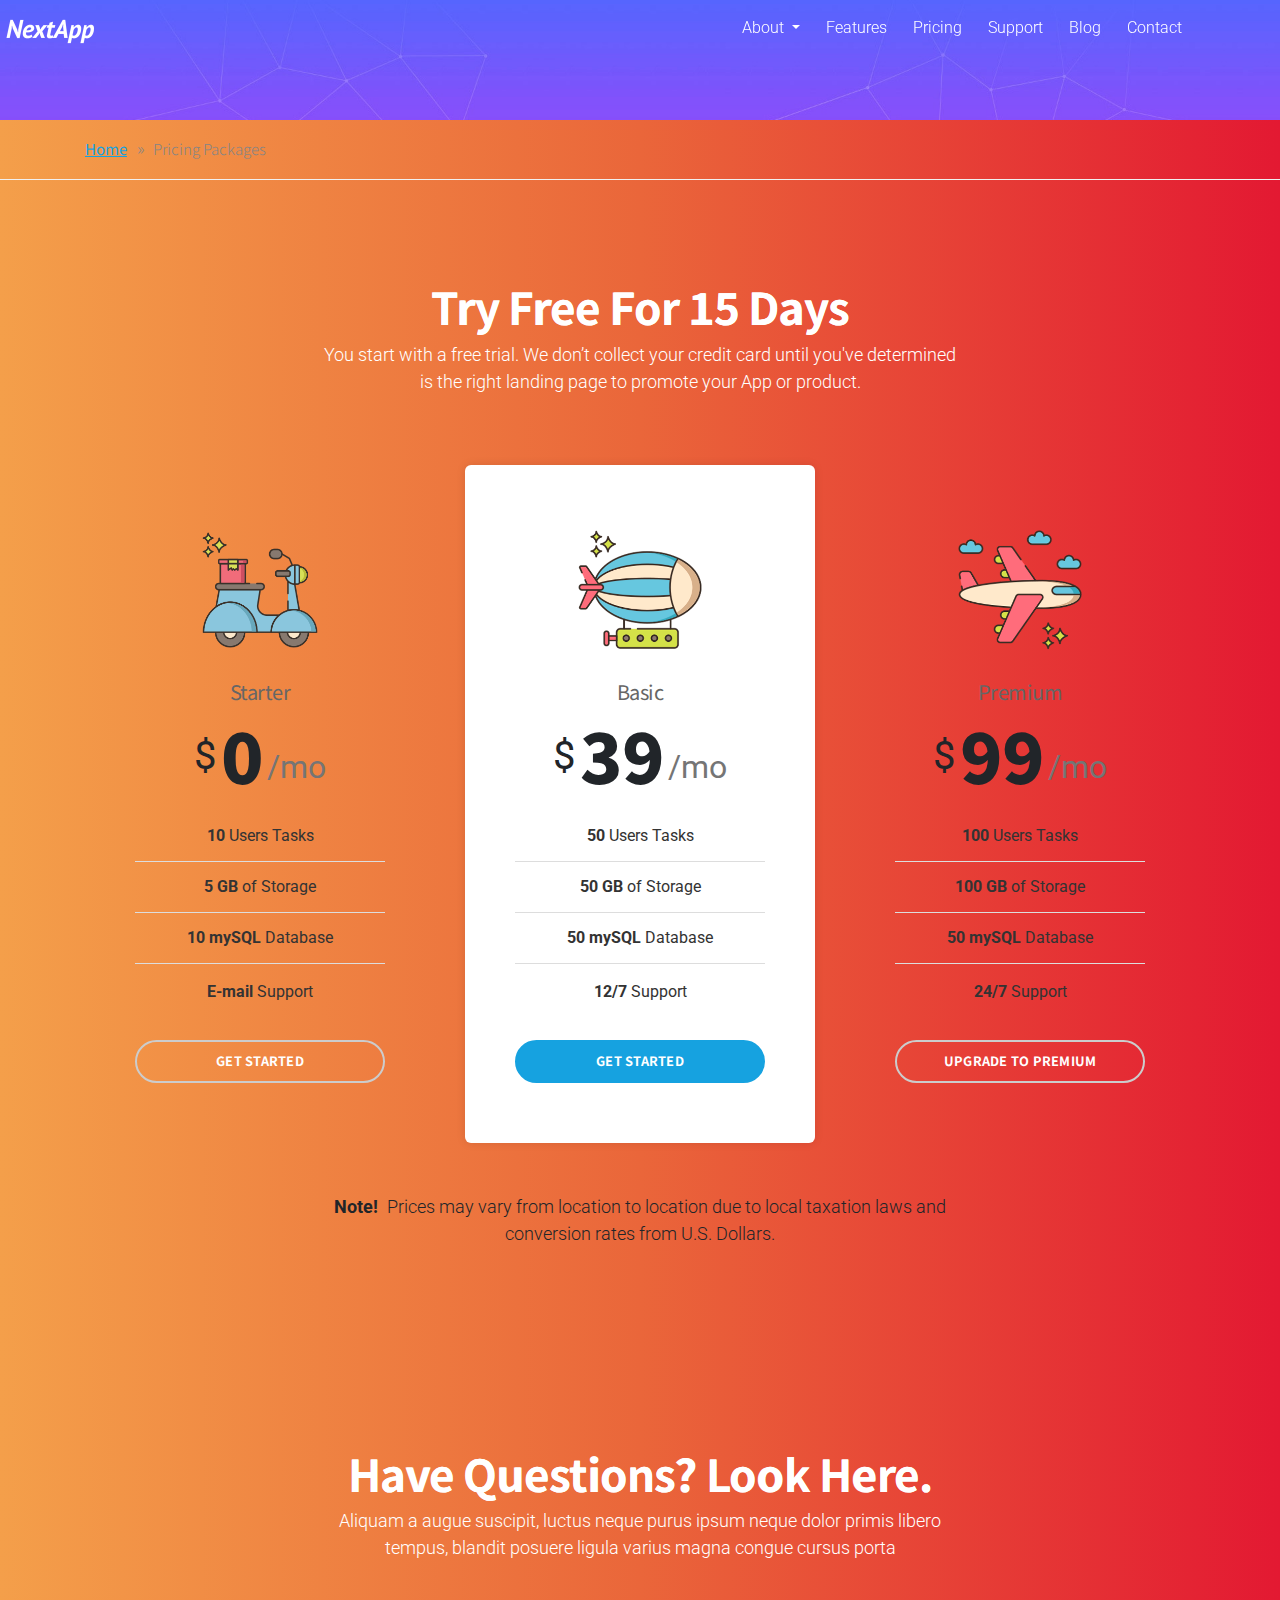
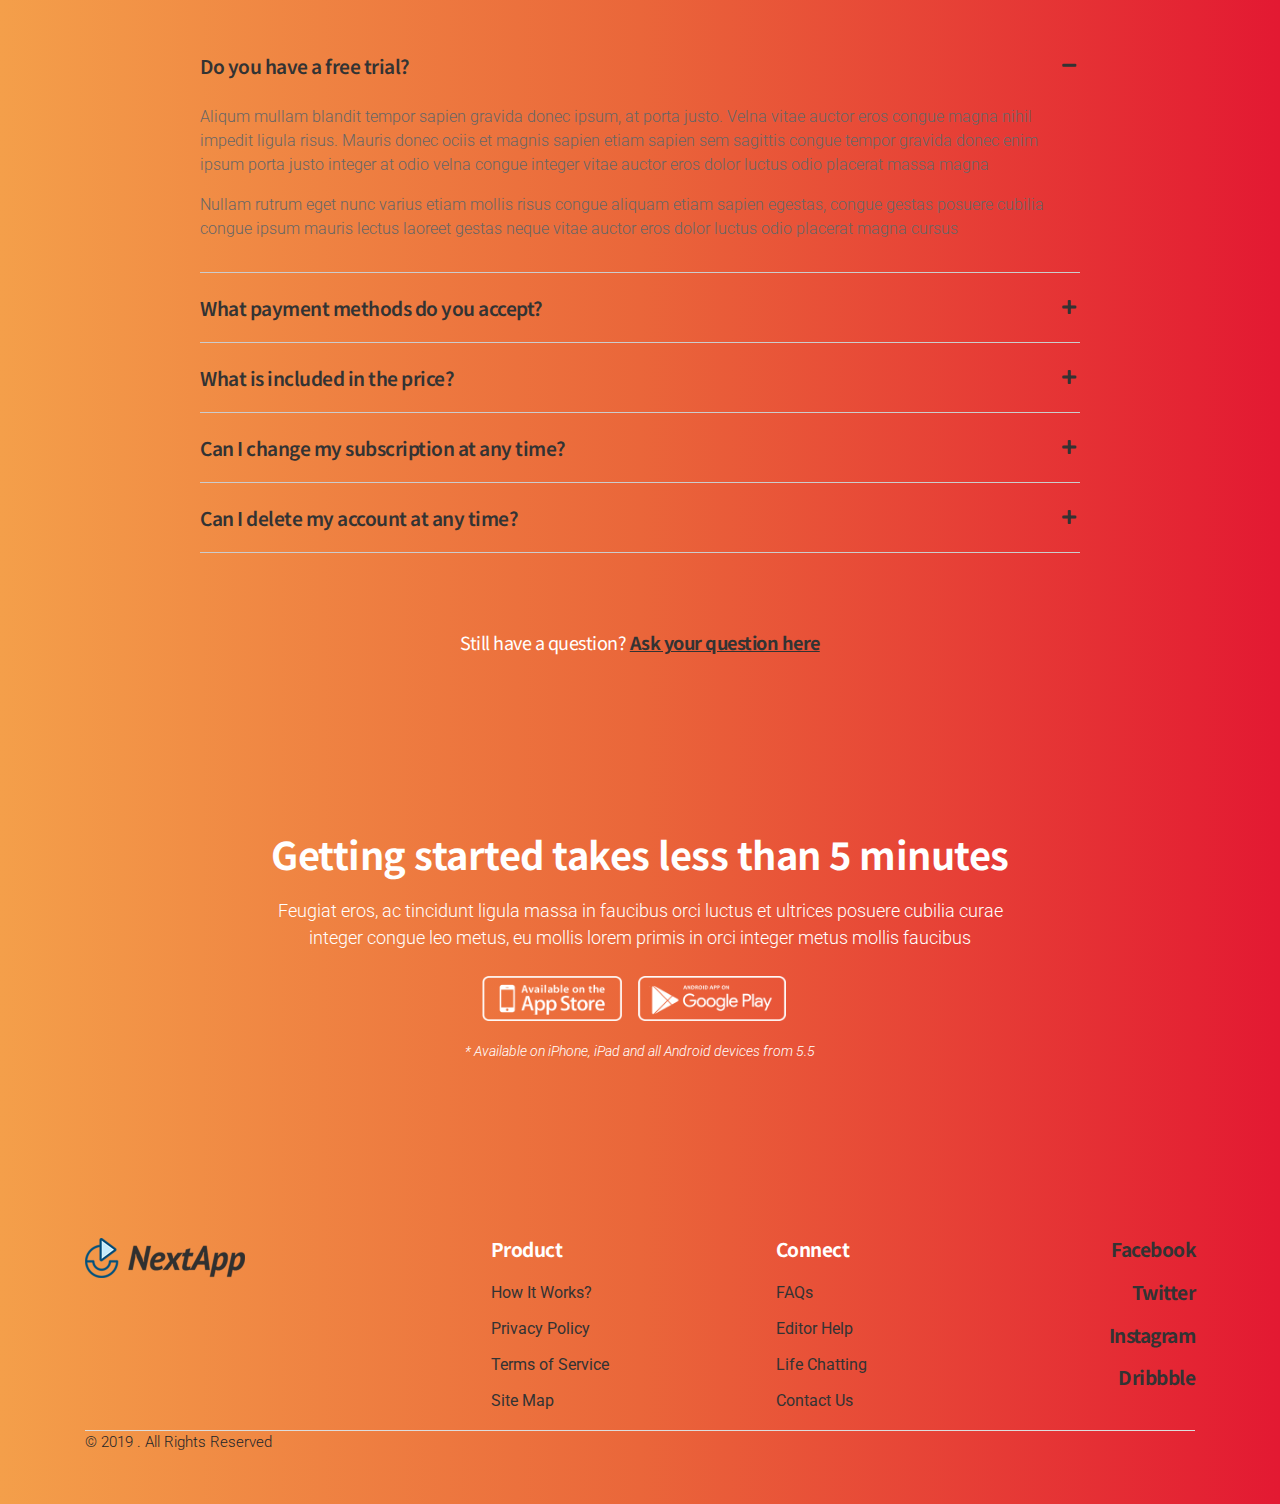
<file: pricing.html>
<!DOCTYPE html>
<!--  - App Landing Page Template design by DSAThemes (http://www.dsathemes.com) -->
<!--[if lt IE 7 ]><html class="ie ie6" lang="en"> <![endif]-->
<!--[if IE 7 ]><html class="ie ie7" lang="en"> <![endif]-->
<!--[if IE 8 ]><html class="ie ie8" lang="en"> <![endif]-->
<!--[if (gte IE 9)|!(IE)]><!-->
<html lang="en">



<head>



		<meta charset="utf-8">
		<meta http-equiv="X-UA-Compatible" content="IE=edge"/>
		<meta name="author" content="DSAThemes"/>	
		<meta name="description" content=" - Mobile App Landing Page Template"/>
		<meta name="keywords" content="Responsive, HTML5 template, DSAThemes, Mobile, Application, One Page, Landing, Mobile App">	
		<meta name="viewport" content="width=device-width, initial-scale=1.0"/>
				
  		<!-- SITE TITLE -->
		<title> - App Landing Page Template Pricing</title>
							
		<!-- FAVICON AND TOUCH ICONS  -->
		<link rel="shortcut icon" href="images/favicon.ico" type="image/x-icon">
		<link rel="icon" href="images/favicon.ico" type="image/x-icon">
		<link rel="apple-touch-icon" sizes="152x152" href="images/apple-touch-icon-152x152.png">
		<link rel="apple-touch-icon" sizes="120x120" href="images/apple-touch-icon-120x120.png">
		<link rel="apple-touch-icon" sizes="76x76" href="images/apple-touch-icon-76x76.png">
		<link rel="apple-touch-icon" href="images/apple-touch-icon.png">

		<!-- GOOGLE FONTS -->
		<link href="https://fonts.googleapis.com/css?family=Roboto:300,400,500,700,900" rel="stylesheet"> 	
		<link href="https://fonts.googleapis.com/css?family=Noto+Sans+TC:300,400,500,700,900" rel="stylesheet"> 

		<!-- BOOTSTRAP CSS -->
		<link href="css/bootstrap.min.css" rel="stylesheet">
				
		<!-- FONT ICONS -->
		<link href="css/fontawesome.min.css" rel="stylesheet">			
		<link href="css/flaticon.css" rel="stylesheet">

		<!-- PLUGINS STYLESHEET -->
		<link href="css/magnific-popup.css" rel="stylesheet">	
		<link href="css/owl.carousel.min.css" rel="stylesheet">
		<link href="css/owl.theme.default.min.css" rel="stylesheet">
		<link href="css/slick.css" rel="stylesheet">
		<link href="css/slick-theme.css" rel="stylesheet">

		<!-- On Scroll Animations -->
		<link href="css/animate.css" rel="stylesheet">
				
		<!-- TEMPLATE CSS -->
		<link href="css/spinner.css" rel="stylesheet">
		<link href="css/style.css" rel="stylesheet">

		<!-- RESPONSIVE CSS -->
		<link href="css/responsive.css" rel="stylesheet"> 

		

	</head>



	<body>



		<!-- PRELOADER SPINNER
		============================================= -->		
		<div id="loader-wrapper">
			<div id="loader">
				<div class="cssload-spinner"></div>
			</div>
		</div>




		<!-- PAGE CONTENT
		============================================= -->	
		<div id="page" class="page">



			<!-- HEADER
			============================================= -->
			<header id="header" class="header">
				<nav class="navbar fixed-top navbar-expand-md hover-menu navbar-dark bg-tra white-scroll">
					<div class="container">


						<!-- LOGO IMAGE -->
						<!-- For Retina Ready displays take a image with double the amount of pixels that your image will be displayed (e.g 240 x 60 pixels) -->
				 		<a href="index.html" class="navbar-brand logo-black"><img src="images/logo.png" width="120" height="30" alt="header-logo"></a>
				 		<a href="index.html" class="navbar-brand logo-white"><img src="images/logo-white.png" width="120" height="30" alt="header-logo"></a>


				 		<!-- Responsive Menu Button -->
				 		<button class="navbar-toggler" type="button" data-toggle="collapse" data-target="#navbarContent" aria-controls="navbarContent" aria-expanded="false" aria-label="Toggle navigation">
				   		 	<span class="navbar-bar-icon"><i class="fas fa-bars"></i></span>
				  		</button>


				  		<!-- Navigation Menu -->
				  		<div id="navbarContent" class="collapse navbar-collapse">				  			
					   		<ul class="navbar-nav ml-auto">

					     		<!-- Dropdown Link -->
                      			<li class="nav-item dropdown">
		                            <a class="nav-link dropdown-toggle" href="#" id="DropdownMenu" data-toggle="dropdown" aria-haspopup="true" aria-expanded="false">
		                                About
		                            </a>

		                            <!-- Dropdown Menu -->
                           			<ul class="dropdown-menu" aria-labelledby="DropdownMenu">
                           				<li><a class="dropdown-item" href="demo-1.html#statistic-1">Why </a></li>
		                                <li><a class="dropdown-item" href="demo-1.html#process-3">How It Works</a></li>
		                                <li><a class="dropdown-item" href="demo-1.html#info-11">Best Solutions</a></li>
		                                <li><a class="dropdown-item" href="demo-1.html#screens-1">Screenshots</a></li>
		                                <li><a class="dropdown-item" href="demo-1.html#more-apps">More Apps</a></li>
                            		</ul>
                        		</li>

					     		<li class="nav-item nl-simple"><a class="nav-link" href="demo-1.html#features-2">Features</a></li>
					     		<li class="nav-item nl-simple"><a class="nav-link" href="pricing.html">Pricing</a></li>
							    <li class="nav-item nl-simple"><a class="nav-link" href="faqs.html">Support</a></li>
							    <li class="nav-item nl-simple"><a class="nav-link" href="blog-listing.html">Blog</a></li>
							    <li class="nav-item nl-simple"><a class="nav-link" href="contacts.html">Contact</a></li>

					      	</ul>

					      	<!-- Header Button 	
					      	<span class="navbar-text white-color">						      															
								<a href="#" class="btn btn-blue black-hover">Try For Free</a>
							</span>	-->

					    </div>	<!-- End Navigation Menu -->


					</div>	  <!-- End container -->
				</nav>	   <!-- End navbar -->
			</header>	<!-- END HEADER -->




			<!-- REVIEWS PAGE HERO
			============================================= -->	
			<div id="page-hero" class="bg-fixed page-hero-section division"></div>




			<!-- BREADCRUMB
			============================================= -->
			<div id="breadcrumb" class="division">
				<div class="container">
					<div class="row">

						<!-- BREADCRUMB NAV -->
						<div class="col">
							<nav aria-label="breadcrumb">
							  	<ol class="breadcrumb">
							    	<li class="breadcrumb-item"><a href="demo-1.html">Home</a></li>
							    	<li class="breadcrumb-item active" aria-current="page">Pricing Packages</li>
							  	</ol>
							</nav>
						</div>

					</div>  <!-- End row -->	
				</div>	<!-- End container -->		
			</div>	<!-- END BREADCRUMB -->	




			<!-- PRICING-2
			============================================= -->
			<section id="pricing-2" class="bg-lightgrey wide-100 pricing-section division">
				<div class="container">


			 		<!-- SECTION TITLE -->	
					<div class="row">	
						<div class="col-lg-10 offset-lg-1 section-title">	

							<!-- Title 	-->	
							<h3 class="h3-lg">Try  Free For 15 Days</h3>	

							<!-- Text -->
							<p class="p-md">You start with a free trial. We don’t collect your credit card until you've
							   determined  is the right landing page to promote your App or product.
							</p>
								
						</div>
					</div>	<!-- END SECTION TITLE -->


			 		<!-- PRICING TABLES	-->
			 		<div class="row pricing-row">


						<!-- STARTED PRICE PLAN -->
						<div class="col-md-4">
							<div class="pricing-table">		

								<!-- Icon  -->
								<div class="price-icon">
									<img class="img-130" src="images/icons/scooter.png" alt="price-icon" />
								</div>	
										
								<!-- Plan Price  -->
								<div class="pricing-plan">
									<h5 class="h5-md">Starter</h5>									
									<sup>$</sup>										
									<span class="price">0</span>
									<sup class="validity">/mo</sup>
								</div>	
																			
								<!-- Pricing Plan Features  -->
								<ul class="features">
									<li><strong>10</strong> Users Tasks</li>
									<li><strong>5 GB</strong> of Storage</li>
									<li><strong>10 mySQL</strong> Database</li>
									<li><strong>E-mail</strong> Support</li>									
								</ul>

								<!-- Button -->
								<a href="#" class="btn btn-sm btn-tra-grey black-hover">Get Started</a>

							</div>
						</div>	<!-- END STARTER PRICE PLAN -->
								
								
						<!-- BASIC PRICE PLAN -->
						<div class="col-md-4">			
							<div class="pricing-table highlight">

								<!-- Icon  -->
								<div class="price-icon">
									<img class="img-130" src="images/icons/airship.png" alt="price-icon" />
								</div>	
							
								<!-- Plan Price  -->
								<div class="pricing-plan">
									<h5 class="h5-md">Basic</h5>
									<sup>$</sup>										
									<span class="price">39</span>
									<sup class="validity">/mo</sup>
								</div>	
																			
								<!-- Pricing Plan Features  -->
								<ul class="features">
									<li><strong>50</strong> Users Tasks</li>
									<li><strong>50 GB</strong> of Storage</li>
									<li><strong>50 mySQL</strong> Database</li>
									<li><strong>12/7</strong> Support</li>									
								</ul>

								<!-- Button -->
								<a href="#" class="btn btn-sm btn-blue black-hover">Get Started</a>
								
							</div>					
						</div>	<!--END BASIC PRICE PLAN -->
								
								
						<!-- PREMIUM PRICE PLAN -->
						<div class="col-md-4">	
							<div class="pricing-table">	

								<!-- Icon  -->
								<div class="price-icon">
									<img class="img-130" src="images/icons/flight.png" alt="price-icon" />
								</div>	
						
								<!-- Plan Price  -->
								<div class="pricing-plan">
									<h5 class="h5-md">Premium</h5>
									<sup>$</sup>										
									<span class="price">99</span>
									<sup class="validity">/mo</sup>
								</div>	
																			
								<!-- Pricing Plan Features  -->
								<ul class="features">
									<li><strong>100</strong> Users Tasks</li>
									<li><strong>100 GB</strong> of Storage</li>
									<li><strong>50 mySQL</strong> Database</li>
									<li><strong>24/7</strong> Support</li>									
								</ul>

								<!-- Button -->
								<a href="#" class="btn btn-sm btn-tra-grey black-hover">Upgrade to Premium</a>
								
							</div>
						</div>	<!-- END PREMIUM PRICE PLAN -->

						
					</div>	 <!-- END PRICING TABLES -->


					<!-- PRICING NOTICE TEXT -->
					<div class="row">
						<div class="col-lg-10 col-xl-8 offset-lg-1 offset-xl-2">
							<div class="pricing-notice text-center">							
								<p class="p-md"><span>Note!</span> Prices may vary from location to location due to local
								   taxation laws and conversion rates from U.S. Dollars.
								</p>
							</div>
						</div>
					</div>	

			 		
			 	</div>	    <!-- End container -->
			</section>	<!-- END PRICING-2 -->




			<!-- FAQs-1
			============================================= -->
			<section id="faqs-1" class="wide-100 faqs-section division">				
				<div class="container">


					<!-- SECTION TITLE -->	
					<div class="row">	
						<div class="col-lg-10 offset-lg-1 section-title">	

							<!-- Title 	-->	
							<h3 class="h3-lg">Have Questions? Look Here.</h3>	

							<!-- Text -->
							<p class="p-md">Aliquam a augue suscipit, luctus neque purus ipsum neque dolor primis
							   libero tempus, blandit posuere ligula varius magna congue cursus porta 
							</p>
								
						</div>
					</div>


					<!-- QUESTIONS HOLDER -->
					<div class="row">						
						<div class="col-xl-10 offset-xl-1">
				 			<div id="accordion" role="tablist">


			 					<!-- ACCORDION CARD #1 -->
			 					<div class="card wow fadeInUp" data-wow-delay="0.3s">

			 						<!-- Card Title -->
								    <div class="card-header" role="tab" id="headingOne">
								      	<h5 class="h5-sm">
								       		<a data-toggle="collapse" href="#collapseOne" role="button" aria-expanded="true" aria-controls="collapseOne">
								         	   Do you have a free trial?
								        	</a>
								    	 </h5>
								    </div>

								    <!-- Card Content -->
								    <div id="collapseOne" class="collapse show" role="tabpanel" aria-labelledby="headingOne" data-parent="#accordion">
								     	<div class="card-body">

									        <!-- Text -->														
											<p>Aliqum  mullam blandit tempor sapien gravida donec ipsum, at porta justo. Velna vitae
											   auctor eros congue magna nihil impedit ligula risus. Mauris donec ociis et magnis sapien
											   etiam sapien sem sagittis congue tempor gravida donec enim ipsum porta justo integer at
											   odio velna congue integer vitae auctor eros dolor luctus odio placerat massa magna
											</p>
														
											<!-- Text -->	
											<p>Nullam rutrum eget nunc varius etiam mollis risus congue aliquam etiam sapien egestas, 
											   congue gestas posuere cubilia congue ipsum mauris lectus laoreet gestas neque vitae
											   auctor eros dolor luctus odio placerat magna cursus
											</p>

								     	</div>
								   	</div>


								</div>	<!-- END ACCORDION CARD #1 -->


								<!-- ACCORDION CARD #2 -->
								<div class="card wow fadeInUp" data-wow-delay="0.5s">

									<!-- Card Title -->
								    <div class="card-header" role="tab" id="headingTwo">
								      	<h5 class="h5-sm">
								       	    <a class="collapsed" data-toggle="collapse" href="#collapseTwo" role="button" aria-expanded="false" aria-controls="collapseTwo">
								          		What payment methods do you accept?
								        	</a>
								     	 </h5>
								    </div>

								    <!-- Card Content -->
								    <div id="collapseTwo" class="collapse" role="tabpanel" aria-labelledby="headingTwo" data-parent="#accordion">
								      	<div class="card-body">

								      		<p>Maecenas gravida porttitor nunc, quis vehicula magna luctus tempor. Quisque vel laoreet
								      		   turpis. Urna augue, viverra a augue eget, dictum tempor diam. Sed pulvinar consectetur 
								      		   nibh, vel imperdiet dui varius viverra. Pellentesque ac massa lorem. Fusce eu cursus est.
								      		   Fusce non nulla vitae massa placerat vulputate vel a purus
											</p>
								        
								     	 </div>
								    </div>

								</div>	<!-- END ACCORDION CARD #2 -->


								<!-- ACCORDION CARD #3 -->
								<div class="card wow fadeInUp" data-wow-delay="0.7s">

								 	<!-- Card Title -->
								    <div class="card-header" role="tab" id="headingThree">
								      	<h5 class="h5-sm">
								        	<a class="collapsed" data-toggle="collapse" href="#collapseThree" role="button" aria-expanded="false" aria-controls="collapseThree">
								         		What is included in the price?
								        	</a>
								     	 </h5>
								    </div>

								    <!-- Card Content -->
								    <div id="collapseThree" class="collapse" role="tabpanel" aria-labelledby="headingThree" data-parent="#accordion">
								      	<div class="card-body">
								        
								      		<!-- Text -->	
											<p>Nullam rutrum eget nunc varius etiam mollis risus congue aliquam etiam sapien egestas, 
											   congue gestas posuere cubilia congue ipsum mauris lectus laoreet gestas neque vitae
											   auctor eros dolor luctus odio placerat magna cursus
											</p>
														
											<!-- List -->
											<ul class="txt-list">
														
												<li>Vitae auctor integer congue magna at pretium purus pretium ligula rutrum luctus
												    risus eros dolor auctor
												</li>

												<li>Sagittis congue augue egestas volutpat egestas magna suscipit egestas magna ipsum
												    vitae purus efficitur ipsum primis in cubilia laoreet augue egestas luctus donec
												    diam.Tempor sapien gravida donec enim ipsum blandit magna at purus pretium ligula
												    rutrum luctus gravida donec porta justo integer			
												</li>

												<li>Justo odio integer a velna lectus aenean magna and mauris lectus pretium ligula rutrum
												    luctus risus ac risus auctor gravida donec congue tempor gravida donec enim ipsum porta
												    justo integer
												</li>

											</ul>

								      	</div>
								    </div>

								</div>	  <!-- END ACCORDION CARD #3 -->


								<!-- ACCORDION CARD #4 -->
								<div class="card wow fadeInUp" data-wow-delay="0.9s">

								 	<!-- Card Title -->
								    <div class="card-header" role="tab" id="headingFour">
								      	<h5 class="h5-sm">
								        	<a class="collapsed" data-toggle="collapse" href="#collapseFour" role="button" aria-expanded="false" aria-controls="collapseFour">
								         		Can I change my subscription at any time?
								        	</a>
								     	 </h5>
								    </div>

								    <!-- Card Content -->
								    <div id="collapseFour" class="collapse" role="tabpanel" aria-labelledby="headingFour" data-parent="#accordion">
								      	<div class="card-body">
								        
								      		<!-- Text -->														
											<p>Aliqum  mullam blandit tempor sapien gravida donec ipsum, at porta justo. Velna vitae
											   auctor eros congue magna nihil impedit ligula risus. Mauris donec ociis et magnis sapien
											   etiam sapien sem sagittis congue tempor gravida donec enim ipsum porta justo integer at
											   odio velna congue integer vitae auctor eros dolor luctus odio placerat
											</p>

								      	</div>
								    </div>

								</div>	  <!-- END ACCORDION CARD #4 -->


								<!-- ACCORDION CARD #5 -->
								<div class="card wow fadeInUp" data-wow-delay="1.1s">

								 	<!-- Card Title -->
								    <div class="card-header" role="tab" id="headingFive">
								      	<h5 class="h5-sm">
								        	<a class="collapsed" data-toggle="collapse" href="#collapseFive" role="button" aria-expanded="false" aria-controls="collapseFive">
								         		Can I delete my account at any time?
								        	</a>
								     	 </h5>
								    </div>

								    <!-- Card Content -->
								    <div id="collapseFive" class="collapse" role="tabpanel" aria-labelledby="headingFive" data-parent="#accordion">
								      	<div class="card-body">
								        
								      		<!-- Text -->
											<p>Curabitur ac dapibus libero. Quisque eu tristique neque. Phasellus blandit tristique justo
											   ut aliquam. Aliquam vitae molestie nunc. Quisque sapien justo, aliquet non molestie sed purus, 
											   venenatis nec. Aliquam eget lacinia elit. Vestibulum tincidunt tincidunt massa, et porttitor
											</p>   
											  
											<!-- Text -->   
											<p>Nullam non scelerisque lectus. In at mauris vel nisl convallis porta at vitae dui. Nam lacus
											   ligula, vulputate molestie bibendum quis, aliquet elementum massa. Vestibulum ut sagittis odio
											</p>

								      	</div>
								    </div>

								</div>	  <!-- END ACCORDION CARD #5 -->

																			
							</div>	<!-- END ACCORDION -->
						</div>	
					</div>	<!-- END QUESTIONS HOLDER -->


					<!-- MORE QUESTIONS BUTTON -->		
					<div class="row">
						<div class="col-md-12 text-center">
							<div class="more-questions">
								<h5 class="h5-xs">Still have a question? <a href="contacts.html">Ask your question here</a></h5>
							</div>
						</div>
					</div>


				</div>	   <!-- End container -->		
			</section>	<!-- END FAQs-1 -->




			<!-- DOWNLOAD-1
			============================================= -->
			<section id="download-1" class="bg-scroll bg-geometric download-section division">
				<div class="container white-color">
					<div class="row">


						<!-- DOWNLOAD TXT -->
						<div class="col-lg-10 offset-lg-1">
							<div class="download-txt text-center">

								<!-- Title -->
								<h3 class="h3-xs">Getting started takes less than 5 minutes</h3>

								<!-- Text -->
								<p class="p-md">Feugiat eros, ac tincidunt ligula massa in faucibus orci luctus et ultrices
								   posuere cubilia curae integer congue leo metus, eu mollis lorem primis in orci integer
								   metus mollis faucibus
								</p>

								<!-- STORE BADGES -->												
								<div class="stores-badge">

									<!-- AppStore -->	
									<a href="#" class="store">
										<img class="appstore-white" src="images/store_badges/appstore-tra-white.png" alt="appstore-logo">
									</a>
																		
									<!-- Google Play -->	
									<a href="#" class="store">
										<img class="googleplay-white" src="images/store_badges/googleplay-tra-white.png" alt="googleplay-logo">
									</a>

									<!-- OS Prerequisite -->
									<span class="os-version">* Available on iPhone, iPad and all Android devices from 5.5</span>
													
								</div>	<!-- END STORE BADGES -->	
							
							</div>
						</div>	<!-- END DOWNLOAD TXT -->


					</div>	  <!-- End row -->
				</div>	   <!-- End container -->	
			</section>	<!-- END DOWNLOAD-1 -->
			



			<!-- FOOTER-5
			============================================= -->
			<footer id="footer-5" class="wide-50 footer division">
				<div class="container">


					<!-- FOOTER CONTENT -->
					<div class="row">


						<!-- FOOTER INFO -->
						<div class="col-md-4 col-lg-3">	
							<div class="footer-info mb-40">

								<!-- Footer Logo -->	
								<!-- For Retina Ready displays take a image, with double the amount of pixels that your image will be displayed (e.g 330 x 80 pixels) -->
								<img class="footer-logo" src="images/footer-logo.png" width="160" height="40" alt="footer-logo">

							</div>	
						</div>


						<!-- FOOTER LINKS -->
						<div class="col-md-3 col-lg-3 offset-lg-1">
							<div class="footer-links">

								<!-- Title -->
								<h5 class="h5-sm">Product</h5>

								<!-- Footer Links -->
								<ul class="foo-links clearfix">
									<li><p><a href="#">How It Works?</a></p></li>
									<li><p><a href="#">Privacy Policy</a></p></li>
									<li><p><a href="#">Terms of Service</a></p></li>
									<li><p><a href="#">Site Map</a></p></li>
								</ul>						

							</div>	
						</div>


						<!-- FOOTER LINKS -->
						<div class="col-md-2 col-lg-3">
							<div class="footer-links">

								<!-- Title -->
								<h5 class="h5-sm">Connect</h5>

								<!-- Footer Links -->
								<ul class="foo-links clearfix">
									<li><p><a href="#">FAQs</a></p></li>									
									<li><p><a href="#">Editor Help</a></p></li>							
									<li><p><a href="#">Life Chatting</a></p></li>
									<li><p><a href="#">Contact Us</a></p></li>
								</ul>

							</div>	
						</div>


						<!-- FOOTER SOCIAL LINKS -->
						<div class="col-md-3 col-lg-2">
							<div class="footer-socials-links text-right mb-25">
							
								<!-- Social Links -->
								<h5 class="h5-sm"><a href="#" class="foo-facebook">Facebook</a></h5>
								<h5 class="h5-sm"><a href="#" class="foo-twitter">Twitter</a></h5>
								<h5 class="h5-sm"><a href="#" class="foo-instagram">Instagram</a></h5>
								<h5 class="h5-sm"><a href="#" class="foo-dribbble">Dribbble</a></h5>														

								<!--	
								<h5 class="h5-sm"><a href="#" class="foo-behance">Facebook</a></h5>
								<h5 class="h5-sm"><a href="#" class="foo-pinterest">Twitter</a></h5>
								<h5 class="h5-sm"><a href="#" class="foo-linkedin">Instagram</a></h5>
								<h5 class="h5-sm"><a href="#" class="google-plus">Dribbble</a></h5>
								<h5 class="h5-sm"><a href="#" class="youtube">Twitter</a></h5>
								<h5 class="h5-sm"><a href="#" class="foo-tumblr">Instagram</a></h5>
								<h5 class="h5-sm"><a href="#" class="foo-vk">Dribbble</a></h5>	
								-->

							</div>
						</div>
						

					
					</div>	 <!-- END FOOTER CONTENT -->

					
					<!-- BOTTOM FOOTER -->
					<div class="bottom-footer">
						<div class="row">

							<!-- FOOTER COPYRIGHT -->
							<div class="col-md-12">
								<div class="footer-copyright">
									<p class="p-sm">&copy; 2019 . All Rights Reserved</p>
								</div>
							</div>

						</div>
					</div>	<!-- END BOTTOM FOOTER -->


				</div>	    <!-- End container -->
			</footer>	<!-- END FOOTER-5 -->
		


		
		</div>	<!-- END PAGE CONTENT -->




		<!-- EXTERNAL SCRIPTS
		============================================= -->	
		<script src="js/jquery-3.3.1.min.js"></script>
		<script src="js/bootstrap.min.js"></script>	
		<script src="js/fontawesome.min.js"></script>	
		<script src="js/modernizr.custom.js"></script>
		<script src="js/jquery.easing.js"></script>
		<script src="js/retina.js"></script>	
		<script src="js/jquery.appear.js"></script>
		<script src="js/jquery.stellar.min.js"></script>	
		<script src="js/jquery.scrollto.js"></script>		
		<script src="js/imagesloaded.pkgd.min.js"></script>
		<script src="js/isotope.pkgd.min.js"></script>
		<script src="js/slick.min.js"></script>
		<script src="js/owl.carousel.min.js"></script>
		<script src="js/jquery.magnific-popup.min.js"></script>
		<script src="js/contact-form.js"></script>
		<script src="js/quick-form.js"></script>
		<script src="js/comment-form.js"></script>	
		<script src="js/jquery.validate.min.js"></script>
		<script src="js/jquery.ajaxchimp.min.js"></script>	
		<script src="js/wow.js"></script>	
				
		<!-- Custom Script -->		
		<script src="js/custom.js"></script>

		<!-- <script>
			new WOW().init();
		</script> -->

		<!-- HTML5 shim, for IE6-8 support of HTML5 elements. All other JS at the end of file. -->
		<!-- [if lt IE 9]>
			<script src="js/html5shiv.js" type="text/javascript"></script>
			<script src="js/respond.min.js" type="text/javascript"></script>
		<![endif] -->
									
		<!-- Google Analytics: Change UA-XXXXX-X to be your site's ID. Go to http://www.google.com/analytics/ for more information. -->															
		<!--
		<script>
			var _gaq = _gaq || [];
			_gaq.push(['_setAccount', 'UA-XXXXX-X']);
			_gaq.push(['_trackPageview']);

			(function() {
				var ga = document.createElement('script'); ga.type = 'text/javascript'; ga.async = true;
				ga.src = ('https:' == document.location.protocol ? 'https://ssl' : 'http://www') + '.google-analytics.com/ga.js';
				var s = document.getElementsByTagName('script')[0]; s.parentNode.insertBefore(ga, s);
			})();
		</script>
		-->


	</body>



</html>
</file>
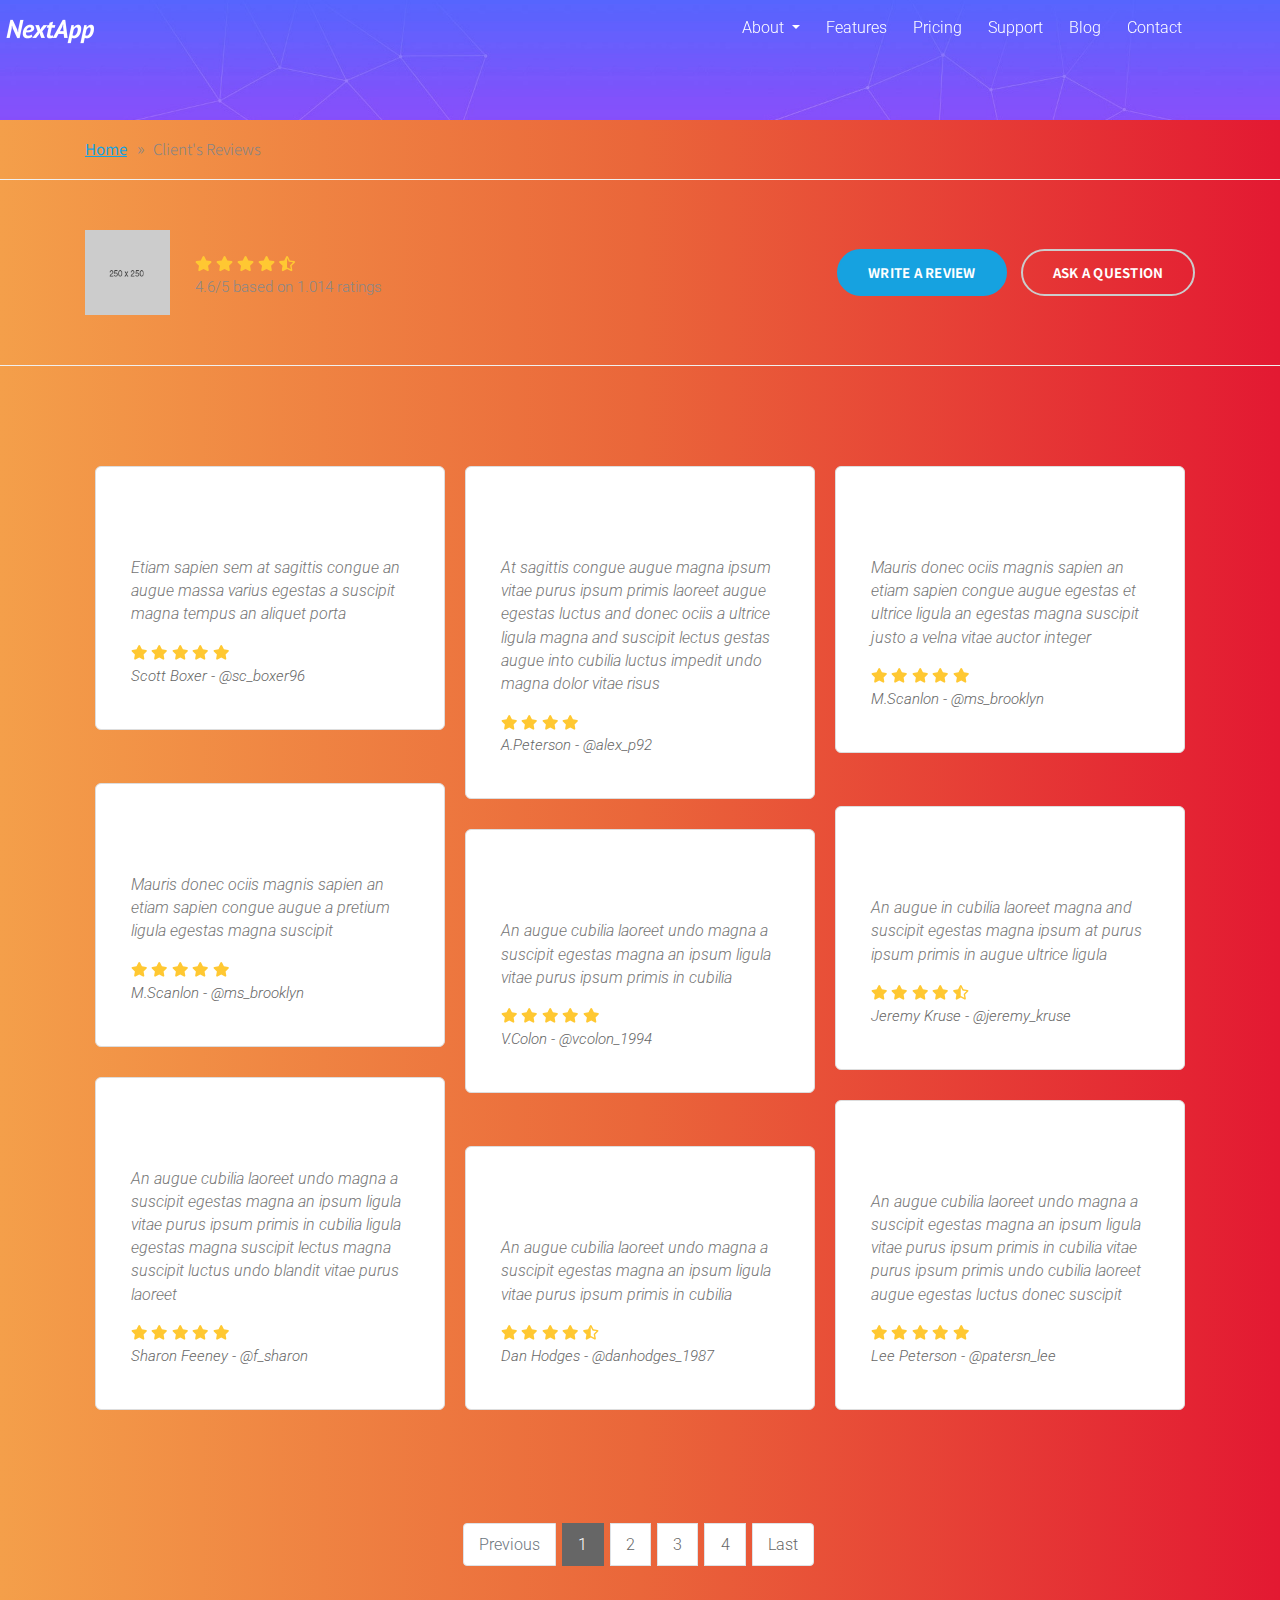
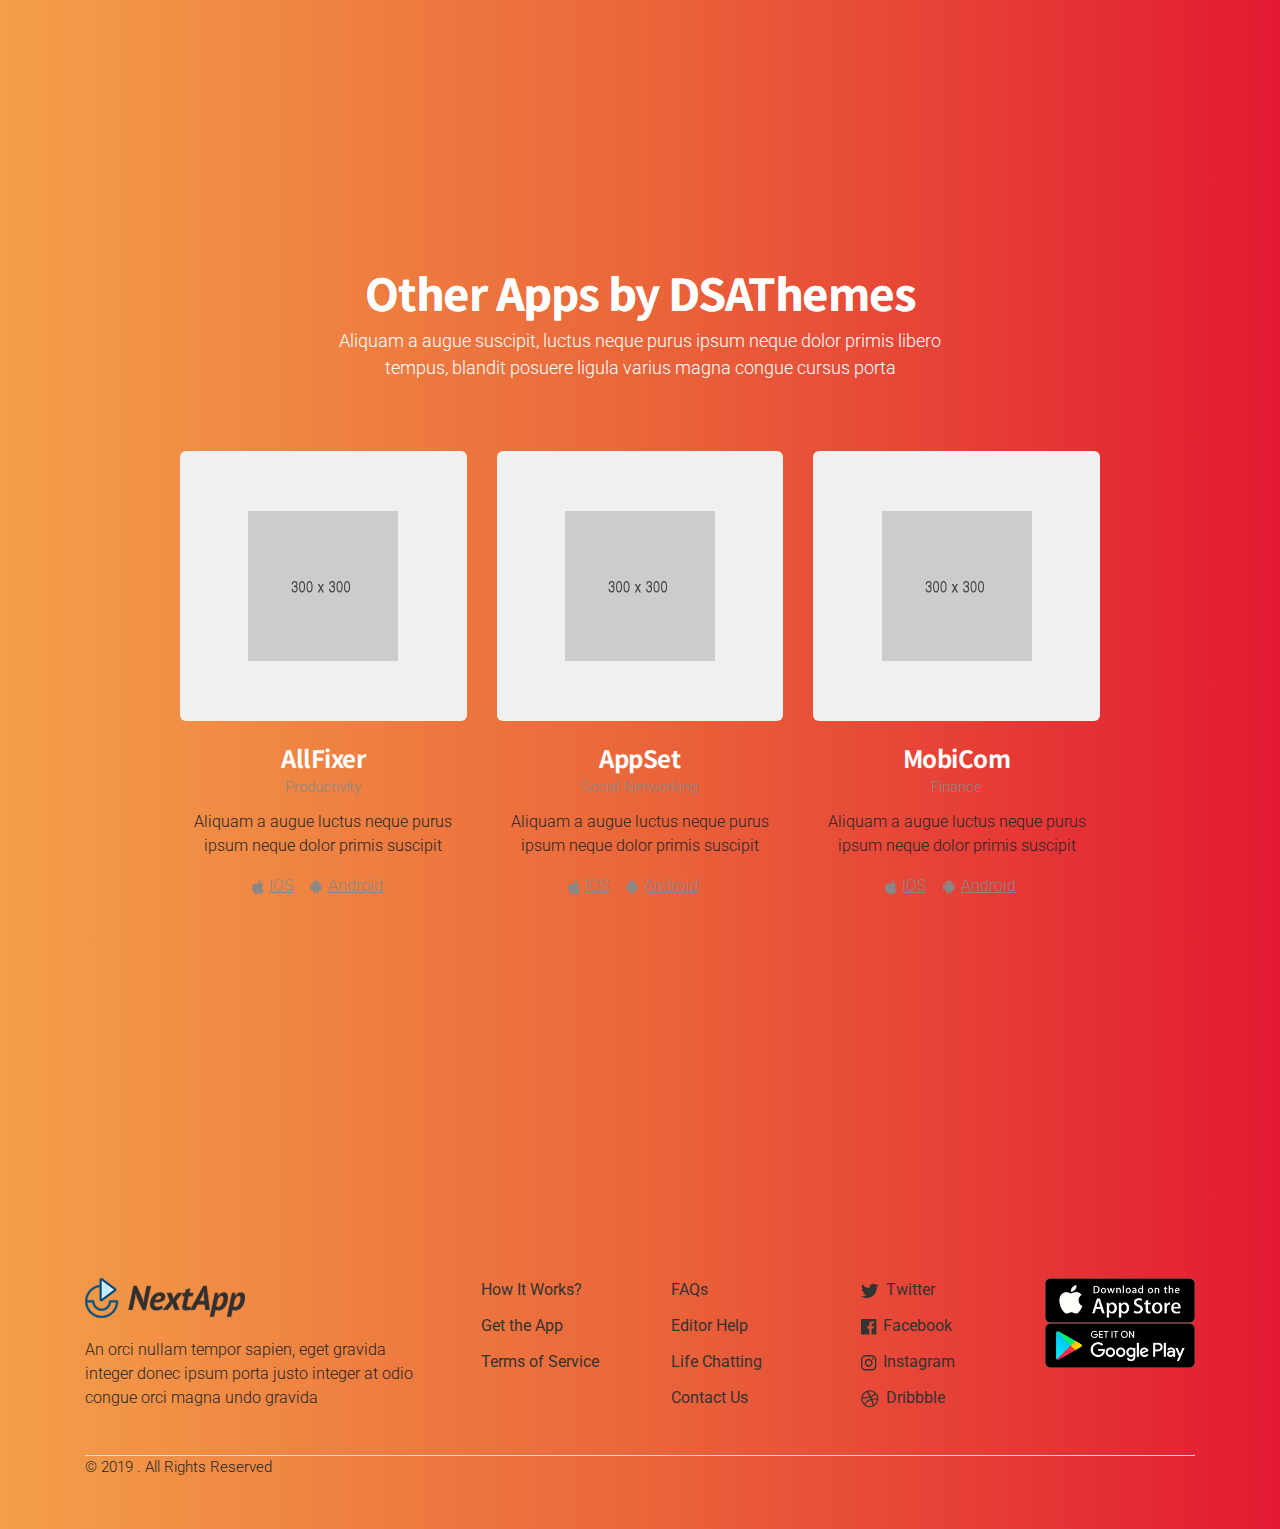
<file: reviews.html>
<!DOCTYPE html>
<!--  - App Landing Page Template design by DSAThemes (http://www.dsathemes.com) -->
<!--[if lt IE 7 ]><html class="ie ie6" lang="en"> <![endif]-->
<!--[if IE 7 ]><html class="ie ie7" lang="en"> <![endif]-->
<!--[if IE 8 ]><html class="ie ie8" lang="en"> <![endif]-->
<!--[if (gte IE 9)|!(IE)]><!-->
<html lang="en">



<head>



		<meta charset="utf-8">
		<meta http-equiv="X-UA-Compatible" content="IE=edge"/>
		<meta name="author" content="DSAThemes"/>	
		<meta name="description" content=" - Mobile App Landing Page Template"/>
		<meta name="keywords" content="Responsive, HTML5 template, DSAThemes, Mobile, Application, One Page, Landing, Mobile App">	
		<meta name="viewport" content="width=device-width, initial-scale=1.0"/>
				
  		<!-- SITE TITLE -->
		<title> - App Landing Page Template Reviews</title>
							
		<!-- FAVICON AND TOUCH ICONS  -->
		<link rel="shortcut icon" href="images/favicon.ico" type="image/x-icon">
		<link rel="icon" href="images/favicon.ico" type="image/x-icon">
		<link rel="apple-touch-icon" sizes="152x152" href="images/apple-touch-icon-152x152.png">
		<link rel="apple-touch-icon" sizes="120x120" href="images/apple-touch-icon-120x120.png">
		<link rel="apple-touch-icon" sizes="76x76" href="images/apple-touch-icon-76x76.png">
		<link rel="apple-touch-icon" href="images/apple-touch-icon.png">

		<!-- GOOGLE FONTS -->
		<link href="https://fonts.googleapis.com/css?family=Roboto:300,400,500,700,900" rel="stylesheet"> 	
		<link href="https://fonts.googleapis.com/css?family=Noto+Sans+TC:300,400,500,700,900" rel="stylesheet"> 

		<!-- BOOTSTRAP CSS -->
		<link href="css/bootstrap.min.css" rel="stylesheet">
				
		<!-- FONT ICONS -->
		<link href="css/fontawesome.min.css" rel="stylesheet">			
		<link href="css/flaticon.css" rel="stylesheet">

		<!-- PLUGINS STYLESHEET -->
		<link href="css/magnific-popup.css" rel="stylesheet">	
		<link href="css/owl.carousel.min.css" rel="stylesheet">
		<link href="css/owl.theme.default.min.css" rel="stylesheet">
		<link href="css/slick.css" rel="stylesheet">
		<link href="css/slick-theme.css" rel="stylesheet">

		<!-- On Scroll Animations -->
		<link href="css/animate.css" rel="stylesheet">
				
		<!-- TEMPLATE CSS -->
		<link href="css/spinner.css" rel="stylesheet">
		<link href="css/style.css" rel="stylesheet">

		<!-- RESPONSIVE CSS -->
		<link href="css/responsive.css" rel="stylesheet"> 

		

	</head>



	<body>



		<!-- PRELOADER SPINNER
		============================================= -->		
		<div id="loader-wrapper">
			<div id="loader">
				<div class="cssload-spinner"></div>
			</div>
		</div>




		<!-- PAGE CONTENT
		============================================= -->	
		<div id="page" class="page">




			<!-- HEADER
			============================================= -->
			<header id="header" class="header">
				<nav class="navbar fixed-top navbar-expand-md hover-menu navbar-dark bg-tra white-scroll">
					<div class="container">


						<!-- LOGO IMAGE -->
						<!-- For Retina Ready displays take a image with double the amount of pixels that your image will be displayed (e.g 240 x 60 pixels) -->
				 		<a href="index.html" class="navbar-brand logo-black"><img src="images/logo.png" width="120" height="30" alt="header-logo"></a>
				 		<a href="index.html" class="navbar-brand logo-white"><img src="images/logo-white.png" width="120" height="30" alt="header-logo"></a>


				 		<!-- Responsive Menu Button -->
				 		<button class="navbar-toggler" type="button" data-toggle="collapse" data-target="#navbarContent" aria-controls="navbarContent" aria-expanded="false" aria-label="Toggle navigation">
				   		 	<span class="navbar-bar-icon"><i class="fas fa-bars"></i></span>
				  		</button>


				  		<!-- Navigation Menu -->
				  		<div id="navbarContent" class="collapse navbar-collapse">				  			
					   		<ul class="navbar-nav ml-auto">

					     		<!-- Dropdown Link -->
                      			<li class="nav-item dropdown">
		                            <a class="nav-link dropdown-toggle" href="#" id="DropdownMenu" data-toggle="dropdown" aria-haspopup="true" aria-expanded="false">
		                                About
		                            </a>

		                            <!-- Dropdown Menu -->
                           			<ul class="dropdown-menu" aria-labelledby="DropdownMenu">
                           				<li><a class="dropdown-item" href="demo-1.html#statistic-1">Why </a></li>
		                                <li><a class="dropdown-item" href="demo-1.html#process-3">How It Works</a></li>
		                                <li><a class="dropdown-item" href="demo-1.html#info-11">Best Solutions</a></li>
		                                <li><a class="dropdown-item" href="demo-1.html#screens-1">Screenshots</a></li>
		                                <li><a class="dropdown-item" href="demo-1.html#more-apps">More Apps</a></li>
                            		</ul>
                        		</li>

					     		<li class="nav-item nl-simple"><a class="nav-link" href="demo-1.html#features-2">Features</a></li>
					     		<li class="nav-item nl-simple"><a class="nav-link" href="pricing.html">Pricing</a></li>
							    <li class="nav-item nl-simple"><a class="nav-link" href="faqs.html">Support</a></li>
							    <li class="nav-item nl-simple"><a class="nav-link" href="blog-listing.html">Blog</a></li>
							    <li class="nav-item nl-simple"><a class="nav-link" href="contacts.html">Contact</a></li>

					      	</ul>

					      	<!-- Header Button 	
					      	<span class="navbar-text white-color">						      															
								<a href="#" class="btn btn-blue black-hover">Try For Free</a>
							</span>	-->

					    </div>	<!-- End Navigation Menu -->


					</div>	  <!-- End container -->
				</nav>	   <!-- End navbar -->
			</header>	<!-- END HEADER -->




			<!-- REVIEWS PAGE HERO
			============================================= -->	
			<div id="page-hero" class="bg-fixed page-hero-section division"></div>




			<!-- BREADCRUMB
			============================================= -->
			<div id="breadcrumb" class="division">
				<div class="container">
					<div class="row">

						<!-- BREADCRUMB NAV -->
						<div class="col">
							<nav aria-label="breadcrumb">
							  	<ol class="breadcrumb">
							    	<li class="breadcrumb-item"><a href="demo-1.html">Home</a></li>
							    	<li class="breadcrumb-item active" aria-current="page">Client's Reviews</li>
							  	</ol>
							</nav>
						</div>

					</div>  <!-- End row -->	
				</div>	<!-- End container -->		
			</div>	<!-- END BREADCRUMB -->	




			<!-- INNER PAGE TITLE
			============================================= -->
			<div id="inner-page-title" class="bg-lightgrey division">
				<div class="container">
					<div class="row d-flex align-items-center">


						<!-- SQUARE LOGO -->
						<div class="col-md-6">
							<div class="square-logo d-flex align-items-center">

								<!-- Logo -->
								<img class="img-fluid" src="images/color-logo.png" width="85" height="85" alt="breadcrumb-logo">
								

								<!-- Rating -->	
								<div class="square-logo-rating">

									<h5 class="h5-lg"></h5>

									<!-- Rating -->
									<div class="rating">
										<i class="fas fa-star"></i>
										<i class="fas fa-star"></i>
										<i class="fas fa-star"></i>
										<i class="fas fa-star"></i>
										<i class="fas fa-star-half-alt"></i>
									</div>

									<!-- Text -->
									<span>4.6/5 based on 1.014 ratings</span>

								</div>

							</div>
						</div>	<!-- END SQUARE LOGO -->


						<!-- BUTTONS -->
						<div class="col-md-6">
							<div class="btns-group text-right">

								<!-- Buttons -->
								<a href="contacts.html" class="btn btn-blue black-hover mr-10">Write A Review</a>
								<a href="faqs.html" class="btn btn-tra-grey black-hover">Ask A Question</a>
								
							</div>
						</div>	<!-- END BUTTONS -->


					</div>  <!-- End row -->	
				</div>	<!-- End container -->		
			</div>	<!-- END INNER PAGE TITLE -->




			<!-- TESTIMONIALS-3
			============================================= -->
			<section id="reviews-3" class="wide-100 reviews-section division">
				<div class="container">
									
					
					<!-- TESTIMONIALS CONTENT -->
					<div class="row">
						<div class="col-md-12 reviews-grid">
							<div class="masonry-wrap grid-loaded">


								<!-- TESTIMONIAL #1 -->
								<div class="review-3 wow fadeInUp" data-wow-delay="0.3s">
									<div class="review-3-txt">

										<!-- Title -->
										<h5 class="h5-md">Awesome Design!</h5>
																
										<!-- Text -->
										<p>Etiam sapien sem at sagittis congue an augue massa varius egestas a suscipit
										   magna tempus an aliquet porta					   
										</p>

										<!-- Rating -->
										<div class="app-rating">
											<i class="fas fa-star"></i>
											<i class="fas fa-star"></i>
											<i class="fas fa-star"></i>
											<i class="fas fa-star"></i>
											<i class="fas fa-star"></i>
										</div>

										<!-- Testimonial Author -->
										<div class="testimonial-author">
											<p>Scott Boxer - <a href="#">@sc_boxer96</a></p>
										</div>
						
									</div>						
								</div>	<!--END  TESTIMONIAL #1 -->
						
						
								<!-- TESTIMONIAL #2 -->
								<div class="review-3 wow fadeInUp" data-wow-delay="0.5s">
									<div class="review-3-txt">

										<!-- Title -->
										<h5 class="h5-md">Simple and Useful!</h5>
																
										<!-- Text -->
										<p>At sagittis congue augue magna ipsum vitae purus ipsum primis laoreet augue
										   egestas luctus and donec ociis a ultrice ligula magna and suscipit lectus gestas
										   augue into cubilia luctus impedit undo magna dolor vitae risus				   
										</p>

										<!-- Rating -->
										<div class="app-rating">
											<i class="fas fa-star"></i>
											<i class="fas fa-star"></i>
											<i class="fas fa-star"></i>
											<i class="fas fa-star"></i>
										</div>

										<!-- Testimonial Author -->
										<div class="testimonial-author">
											<p>A.Peterson - <a href="#">@alex_p92</a></p>
										</div>

									</div>						
								</div>	<!-- END TESTIMONIAL #2 -->
						
						
								<!-- TESTIMONIAL #3 -->
								<div class="review-3 wow fadeInUp" data-wow-delay="0.7s">
									<div class="review-3-txt">

										<!-- Title -->
										<h5 class="h5-md">Great Flexibility!</h5>	
																
										<!-- Text -->
										<p>Mauris donec ociis magnis sapien an etiam sapien congue augue egestas et ultrice
										   ligula an egestas magna suscipit justo a velna vitae auctor integer
										</p>

										<!-- Rating -->
										<div class="app-rating">
											<i class="fas fa-star"></i>
											<i class="fas fa-star"></i>
											<i class="fas fa-star"></i>
											<i class="fas fa-star"></i>
											<i class="fas fa-star"></i>
										</div>

										<!-- Testimonial Author -->
										<div class="testimonial-author">
											<p>M.Scanlon - <a href="#">@ms_brooklyn</a></p>
										</div>

									</div>						
								</div>	<!-- END TESTIMONIAL #3 -->


								<!-- TESTIMONIAL #4 -->
								<div class="review-3 wow fadeInUp" data-wow-delay="0.3s">
									<div class="review-3-txt">

										<!-- Title -->
										<h5 class="h5-md">I love this App!</h5>	
																
										<!-- Text -->
										<p>Mauris donec ociis magnis sapien an etiam sapien congue augue a pretium ligula
										   egestas magna suscipit
										</p>

										<!-- Rating -->
										<div class="app-rating">
											<i class="fas fa-star"></i>
											<i class="fas fa-star"></i>
											<i class="fas fa-star"></i>
											<i class="fas fa-star"></i>
											<i class="fas fa-star"></i>
										</div>

										<!-- Testimonial Author -->
										<div class="testimonial-author">
											<p>M.Scanlon - <a href="#">@ms_brooklyn</a></p>
										</div>
						
									</div>						
								</div>	<!-- END TESTIMONIAL #4 -->
								
								
								<!-- TESTIMONIAL #5 -->
								<div class="review-3 wow fadeInUp" data-wow-delay="0.5s">
									<div class="review-3-txt">

										<!-- Testimonial Title -->	
										<h5 class="h5-md">Supper Support!</h5>
																
										<!-- Testimonial Text -->
										<p>An augue in cubilia laoreet magna and suscipit egestas magna ipsum at purus
										   ipsum primis in augue ultrice ligula
										</p>

										<!-- Rating -->
										<div class="app-rating">
											<i class="fas fa-star"></i>
											<i class="fas fa-star"></i>
											<i class="fas fa-star"></i>
											<i class="fas fa-star"></i>
											<i class="fas fa-star-half-alt"></i>
										</div>

										<!-- Testimonial Author -->
										<div class="testimonial-author">
											<p>Jeremy Kruse - <a href="#">@jeremy_kruse</a></p>
										</div>													
																
									</div>						
								</div>	<!-- END TESTIMONIAL #5 -->
								
								
								<!-- TESTIMONIAL #6 -->
								<div class="review-3 wow fadeInUp" data-wow-delay="0.5s">
									<div class="review-3-txt">

										<!-- Title -->
										<h5 class="h5-md">Best App for Around!</h5>	
																
										<!-- Text -->
										<p>An augue cubilia laoreet undo magna a suscipit egestas magna an ipsum ligula
										   vitae purus ipsum primis in cubilia
										</p>

										<!-- Rating -->
										<div class="app-rating">
											<i class="fas fa-star"></i>
											<i class="fas fa-star"></i>
											<i class="fas fa-star"></i>
											<i class="fas fa-star"></i>
											<i class="fas fa-star"></i>
										</div>

										<!-- Testimonial Author -->
										<div class="testimonial-author">
											<p>V.Colon - <a href="#">@vcolon_1994</a></p>
										</div>																		
										
									</div>						
								</div>	<!-- END TESTIMONIAL #6 -->


								<!-- TESTIMONIAL #7 -->
								<div class="review-3 wow fadeInUp" data-wow-delay="0.5s">
									<div class="review-3-txt">

										<!-- Title -->
										<h5 class="h5-md">Minimalistic & Beautiful!</h5>	
																
										<!-- Text -->
										<p>An augue cubilia laoreet undo magna a suscipit egestas magna an ipsum ligula
										   vitae purus ipsum primis in cubilia ligula egestas magna suscipit lectus magna
										   suscipit luctus undo blandit vitae purus laoreet
										</p>

										<!-- Rating -->
										<div class="app-rating">
											<i class="fas fa-star"></i>
											<i class="fas fa-star"></i>
											<i class="fas fa-star"></i>
											<i class="fas fa-star"></i>
											<i class="fas fa-star"></i>
										</div>

										<!-- Testimonial Author -->
										<div class="testimonial-author">
											<p>Sharon Feeney - <a href="#">@f_sharon</a></p>
										</div>																		
										
									</div>						
								</div>	<!-- END TESTIMONIAL #7 -->


								<!-- TESTIMONIAL #8 -->
								<div class="review-3 wow fadeInUp" data-wow-delay="0.5s">
									<div class="review-3-txt">

										<!-- Title -->
										<h5 class="h5-md">Awesome Design!</h5>	
																
										<!-- Text -->
										<p>An augue cubilia laoreet undo magna a suscipit egestas magna an ipsum ligula
										   vitae purus ipsum primis in cubilia vitae purus ipsum primis undo cubilia laoreet
										   augue egestas luctus donec suscipit
										</p>

										<!-- Rating -->
										<div class="app-rating">
											<i class="fas fa-star"></i>
											<i class="fas fa-star"></i>
											<i class="fas fa-star"></i>
											<i class="fas fa-star"></i>
											<i class="fas fa-star"></i>
										</div>

										<!-- Testimonial Author -->
										<div class="testimonial-author">
											<p>Lee Peterson - <a href="#">@patersn_lee</a></p>
										</div>																		
										
									</div>						
								</div>	<!-- END TESTIMONIAL #8 -->


								<!-- TESTIMONIAL #9 -->
								<div class="review-3 wow fadeInUp" data-wow-delay="0.5s">
									<div class="review-3-txt">

										<!-- Title -->
										<h5 class="h5-md">Fantastic!</h5>	
																
										<!-- Text -->
										<p>An augue cubilia laoreet undo magna a suscipit egestas magna an ipsum ligula
										   vitae purus ipsum primis in cubilia
										</p>

										<!-- Rating -->
										<div class="app-rating">
											<i class="fas fa-star"></i>
											<i class="fas fa-star"></i>
											<i class="fas fa-star"></i>
											<i class="fas fa-star"></i>
											<i class="fas fa-star-half-alt"></i>
										</div>

										<!-- Testimonial Author -->
										<div class="testimonial-author">
											<p>Dan Hodges - <a href="#">@danhodges_1987</a></p>
										</div>																		
										
									</div>						
								</div>	<!-- END TESTIMONIAL #9 -->
								

							</div>
						</div>									
					</div>	<!-- END TESTIMONIALS CONTENT --> 


					<!-- PAGE PAGINATION -->
					<div class="page-pagination mt-60">
						<nav aria-label="Page navigation">
							<ul class="pagination justify-content-center">
								<li class="page-item disabled"><a class="page-link" href="#" tabindex="-1">Previous</a></li>
							    <li class="page-item active"><a class="page-link" href="#">1 <span class="sr-only">(current)</span></a></li>
							    <li class="page-item"><a class="page-link" href="#">2</a> </li>
							    <li class="page-item"><a class="page-link" href="#">3</a></li>
							    <li class="page-item"><a class="page-link" href="#">4</a></li>
							    <li class="page-item"><a class="page-link" href="#">Last</a></li>
							</ul>	
						</nav>					
					</div>
							
						
				</div>	   <!-- End container -->
			</section>	 <!-- END TESTIMONIALS-3 -->




			<!-- MORE APPS
			============================================= -->
			<section id="more-apps" class="bg-lightgrey wide-60 moreapps-section division">
				<div class="container">


					<!-- SECTION TITLE -->	
					<div class="row">	
						<div class="col-lg-10 offset-lg-1 section-title">	

							<!-- Title 	-->	
							<h3 class="h3-lg">Other Apps by DSAThemes</h3>	

							<!-- Text -->
							<p class="p-md">Aliquam a augue suscipit, luctus neque purus ipsum neque dolor primis
							   libero tempus, blandit posuere ligula varius magna congue cursus porta 
							</p>
								
						</div>
					</div>


					<div class="row">
						<div class="col-xl-10 offset-xl-1">
							<div class="row">


								<!-- OTHER APP #1 -->
								<div class="col-sm-4">
									<div class="app-box text-center mb-40 wow fadeInUp" data-wow-delay="0.3s">
										
										<div class="m-img">
											<img class="img-fluid" src="images/app-logo-1.png" width="150" height="150" alt="app-logo">
										</div>

										<!-- Title -->								
										<h5 class="h5-xl">AllFixer</h5>
										<span class="app-cat">Productivity</span>

										<!-- Text -->
										<p>Aliquam a augue luctus neque purus ipsum neque dolor primis suscipit</p>

										<!-- Links -->
										<div class="app-links">
											<a href="#"><i class="fab fa-apple"></i> <span>IOS</span></a>
											<a href="#"><i class="fab fa-android"></i> <span>Android</span></a>
										</div>

									</div>
								</div>	<!-- END OTHER APP #1 -->


								<!-- OTHER APP #2 -->
								<div class="col-sm-4">
									<div class="app-box text-center mb-40 wow fadeInUp" data-wow-delay="0.5s">
										
										<div class="m-img">
											<img class="img-fluid" src="images/app-logo-2.png" width="150" height="150" alt="app-logo">
										</div>

										<!-- Title -->
										<h5 class="h5-xl">AppSet</h5>
										<span class="app-cat">Social Networking</span>

										<!-- Text -->
										<p>Aliquam a augue luctus neque purus ipsum neque dolor primis suscipit</p>

										<!-- Links -->
										<div class="app-links">
											<a href="#"><i class="fab fa-apple"></i> <span>IOS</span></a>
											<a href="#"><i class="fab fa-android"></i> <span>Android</span></a>
										</div>

									</div>
								</div>	<!-- END OTHER APP #2 -->


								<!-- OTHER APP #3 -->
								<div class="col-sm-4">
									<div class="app-box text-center mb-40 wow fadeInUp" data-wow-delay="0.7s">
										
										<div class="m-img">
											<img class="img-fluid" src="images/app-logo-3.png" width="150" height="150" alt="app-logo">
										</div>

										<!-- Title -->
										<h5 class="h5-xl">MobiCom</h5>
										<span class="app-cat">Finance</span>

										<!-- Text -->
										<p>Aliquam a augue luctus neque purus ipsum neque dolor primis suscipit</p>

										<!-- Links -->
										<div class="app-links">
											<a href="#"><i class="fab fa-apple"></i> <span>IOS</span></a>
											<a href="#"><i class="fab fa-android"></i> <span>Android</span></a>
										</div>

									</div>
								</div>	<!-- END OTHER APP #3 -->

						
							</div>
						</div>
					</div>	 <!-- End row -->


				</div>	   <!-- End container -->
			</section>	<!-- END MORE APPS -->			
			



			<!-- FOOTER-1
			============================================= -->
			<footer id="footer-1" class="wide-50 footer division">
				<div class="container">


					<!-- FOOTER CONTENT -->
					<div class="row">


						<!-- FOOTER INFO -->
						<div class="col-xl-4">
							<div class="footer-info mb-40">

								<!-- Footer Logo -->	
								<!-- For Retina Ready displays take a image, with double the amount of pixels that your image will be displayed (e.g 330 x 80 pixels) -->
								<img src="images/footer-logo.png" width="160" height="40" alt="footer-logo">
								
								<!-- Text -->	
								<p class="mt-20">An orci nullam tempor sapien, eget gravida integer donec ipsum porta
								   justo integer at odio congue orci magna undo gravida
								</p>

							</div>	
						</div>


						<!-- FOOTER LINKS -->
						<div class="col-md-3 col-xl-2">
							<div class="footer-links">

								<!-- Footer Links -->
								<ul class="foo-links clearfix">
									<li><p><a href="#">How It Works?</a></p></li>
									<li><p><a href="#">Get the App</a></p></li>
									<li><p><a href="#">Terms of Service</a></p></li>
								</ul>							

							</div>	
						</div>


						<!-- FOOTER LINKS -->
						<div class="col-md-3 col-xl-2">
							<div class="footer-links">

								<!-- Footer Links -->
								<ul class="foo-links clearfix">
									<li><p><a href="#">FAQs</a></p></li>									
									<li><p><a href="#">Editor Help</a></p></li>							
									<li><p><a href="#">Life Chatting</a></p></li>
									<li><p><a href="#">Contact Us</a></p></li>
								</ul>						

							</div>	
						</div>


						<!-- FOOTER LINKS -->
						<div class="col-md-3 col-xl-2">
							<div class="footer-links">

								<!-- Footer Links -->
								<ul class="foo-links clearfix">
									<li><p><a href="#"><i class="fab fa-twitter"></i> Twitter</a></p></li>									
									<li><p><a href="#"><i class="fab fa-facebook"></i> Facebook</a></p></li>							
									<li><p><a href="#"><i class="fab fa-instagram"></i> Instagram</a></p></li>
									<li><p><a href="#"><i class="fab fa-dribbble"></i> Dribbble</a></p></li>
								</ul>

							</div>	
						</div>


						<!-- FOOTER STORE BADGES -->
						<div class="col-md-3 col-xl-2">													
							<div class="footer-stores-badge text-right mb-40">

								<!-- AppStore -->
								<a href="#" class="store">
									<img class="appstore-original" src="images/store_badges/appstore.png" alt="appstore-logo" />
								</a>
													
								<!-- Google Play -->
								<a href="#" class="store">
									<img class="googleplay-original" src="images/store_badges/googleplay.png" alt="googleplay-logo" />
								</a>
												
								<!-- Aamazon Market 
								<a href="#" class="store">
									<img class="amazon-original" src="images/store_badges/amazon.png" alt="amazon-logo" />
								</a>  -->
																					
								<!-- Windows Market  
								<a href="#" class="store">
									<img class="windows-original" src="images/store_badges/windows.png" alt="windows-logo" />
								</a> -->
													
							</div>
						</div>	<!-- END FOOTER STORE BADGES -->

					
					</div>	 <!-- END FOOTER CONTENT -->

					
					<!-- BOTTOM FOOTER -->
					<div class="bottom-footer">
						<div class="row">

							<!-- FOOTER COPYRIGHT -->
							<div class="col-md-12">
								<div class="footer-copyright">
									<p class="p-sm">&copy; 2019 . All Rights Reserved</p>
								</div>
							</div>

						</div>
					</div>	<!-- END BOTTOM FOOTER -->


				</div>	    <!-- End container -->
			</footer>	<!-- END FOOTER-1 -->
		


		
		</div>	<!-- END PAGE CONTENT -->




		<!-- EXTERNAL SCRIPTS
		============================================= -->	
		<script src="js/jquery-3.3.1.min.js"></script>
		<script src="js/bootstrap.min.js"></script>	
		<script src="js/fontawesome.min.js"></script>	
		<script src="js/modernizr.custom.js"></script>
		<script src="js/jquery.easing.js"></script>
		<script src="js/retina.js"></script>	
		<script src="js/jquery.appear.js"></script>
		<script src="js/jquery.stellar.min.js"></script>	
		<script src="js/jquery.scrollto.js"></script>		
		<script src="js/imagesloaded.pkgd.min.js"></script>
		<script src="js/isotope.pkgd.min.js"></script>
		<script src="js/slick.min.js"></script>
		<script src="js/owl.carousel.min.js"></script>
		<script src="js/jquery.magnific-popup.min.js"></script>
		<script src="js/contact-form.js"></script>
		<script src="js/quick-form.js"></script>
		<script src="js/comment-form.js"></script>	
		<script src="js/jquery.validate.min.js"></script>
		<script src="js/jquery.ajaxchimp.min.js"></script>	
		<script src="js/wow.js"></script>	
				
		<!-- Custom Script -->		
		<script src="js/custom.js"></script>

		<!-- <script>
			new WOW().init();
		</script> -->

		<!-- HTML5 shim, for IE6-8 support of HTML5 elements. All other JS at the end of file. -->
		<!-- [if lt IE 9]>
			<script src="js/html5shiv.js" type="text/javascript"></script>
			<script src="js/respond.min.js" type="text/javascript"></script>
		<![endif] -->
									
		<!-- Google Analytics: Change UA-XXXXX-X to be your site's ID. Go to http://www.google.com/analytics/ for more information. -->															
		<!--
		<script>
			var _gaq = _gaq || [];
			_gaq.push(['_setAccount', 'UA-XXXXX-X']);
			_gaq.push(['_trackPageview']);

			(function() {
				var ga = document.createElement('script'); ga.type = 'text/javascript'; ga.async = true;
				ga.src = ('https:' == document.location.protocol ? 'https://ssl' : 'http://www') + '.google-analytics.com/ga.js';
				var s = document.getElementsByTagName('script')[0]; s.parentNode.insertBefore(ga, s);
			})();
		</script>
		-->


	</body>



</html>
</file>
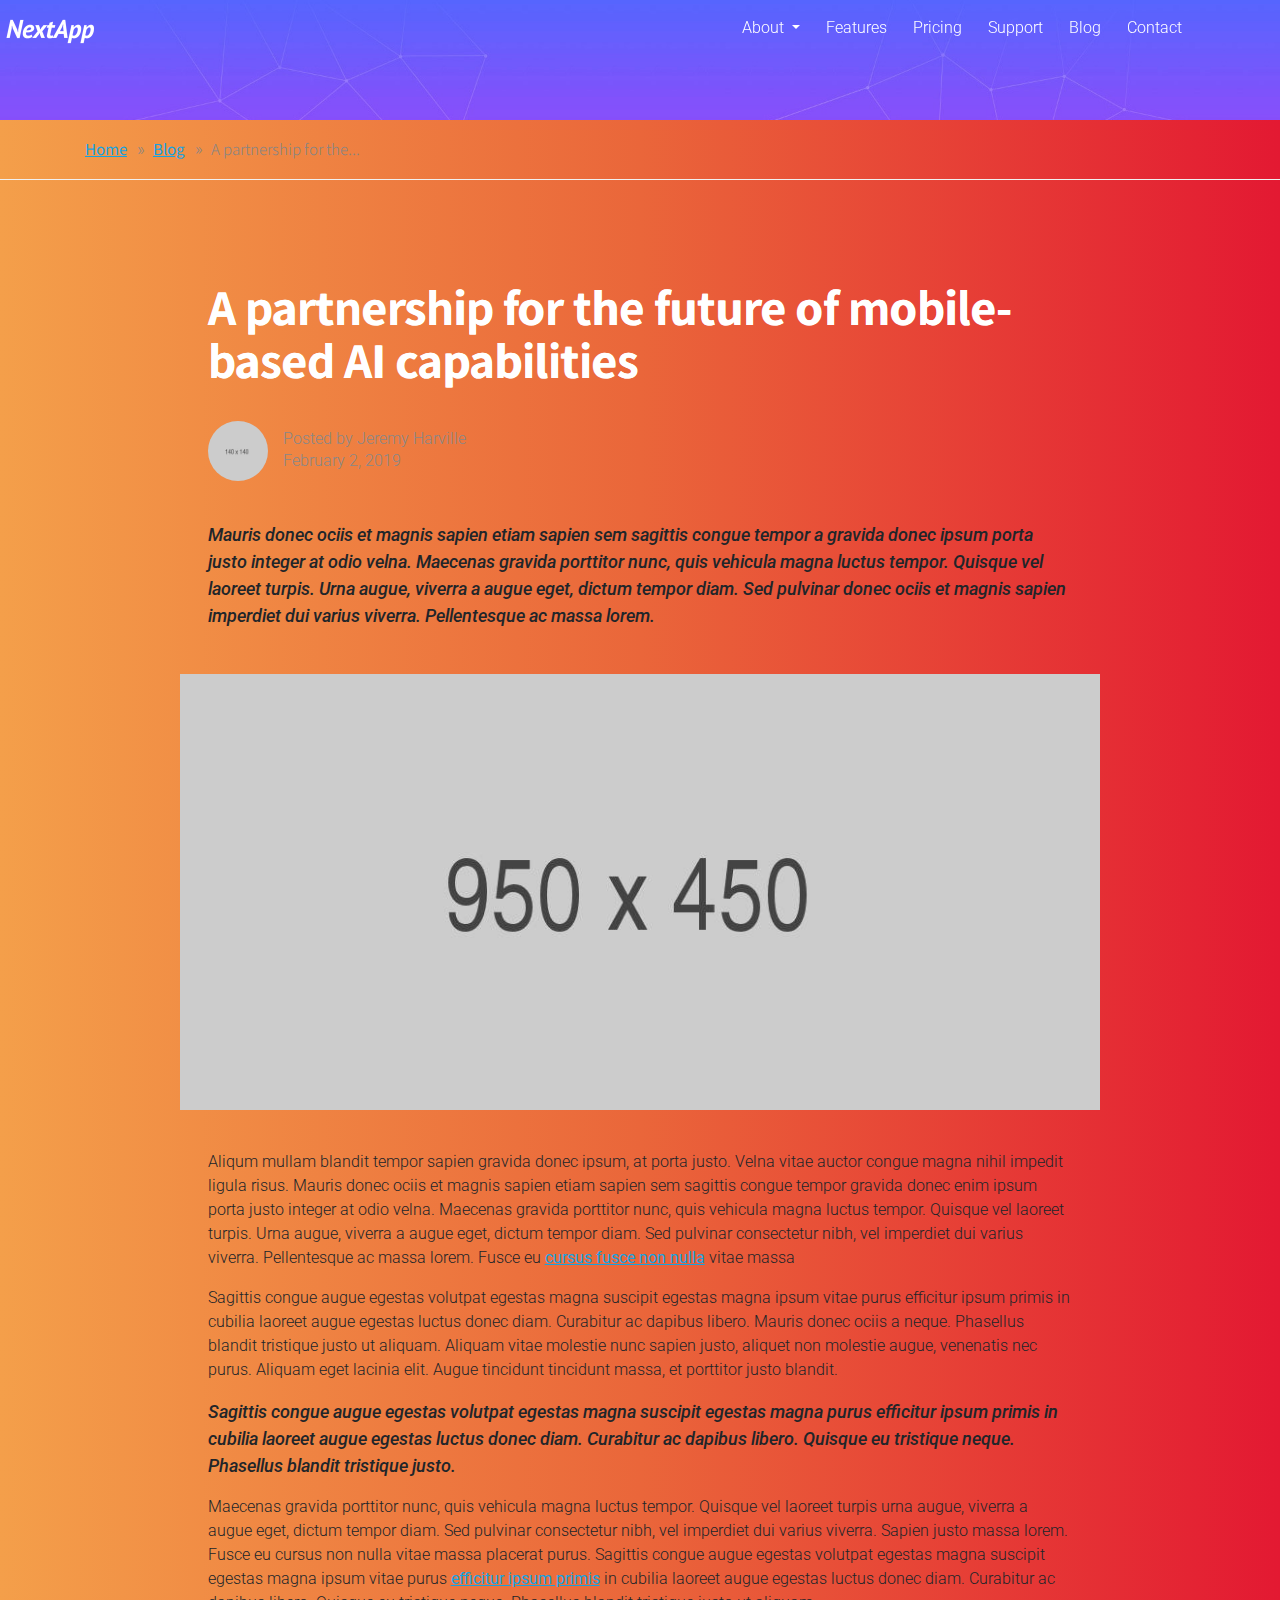
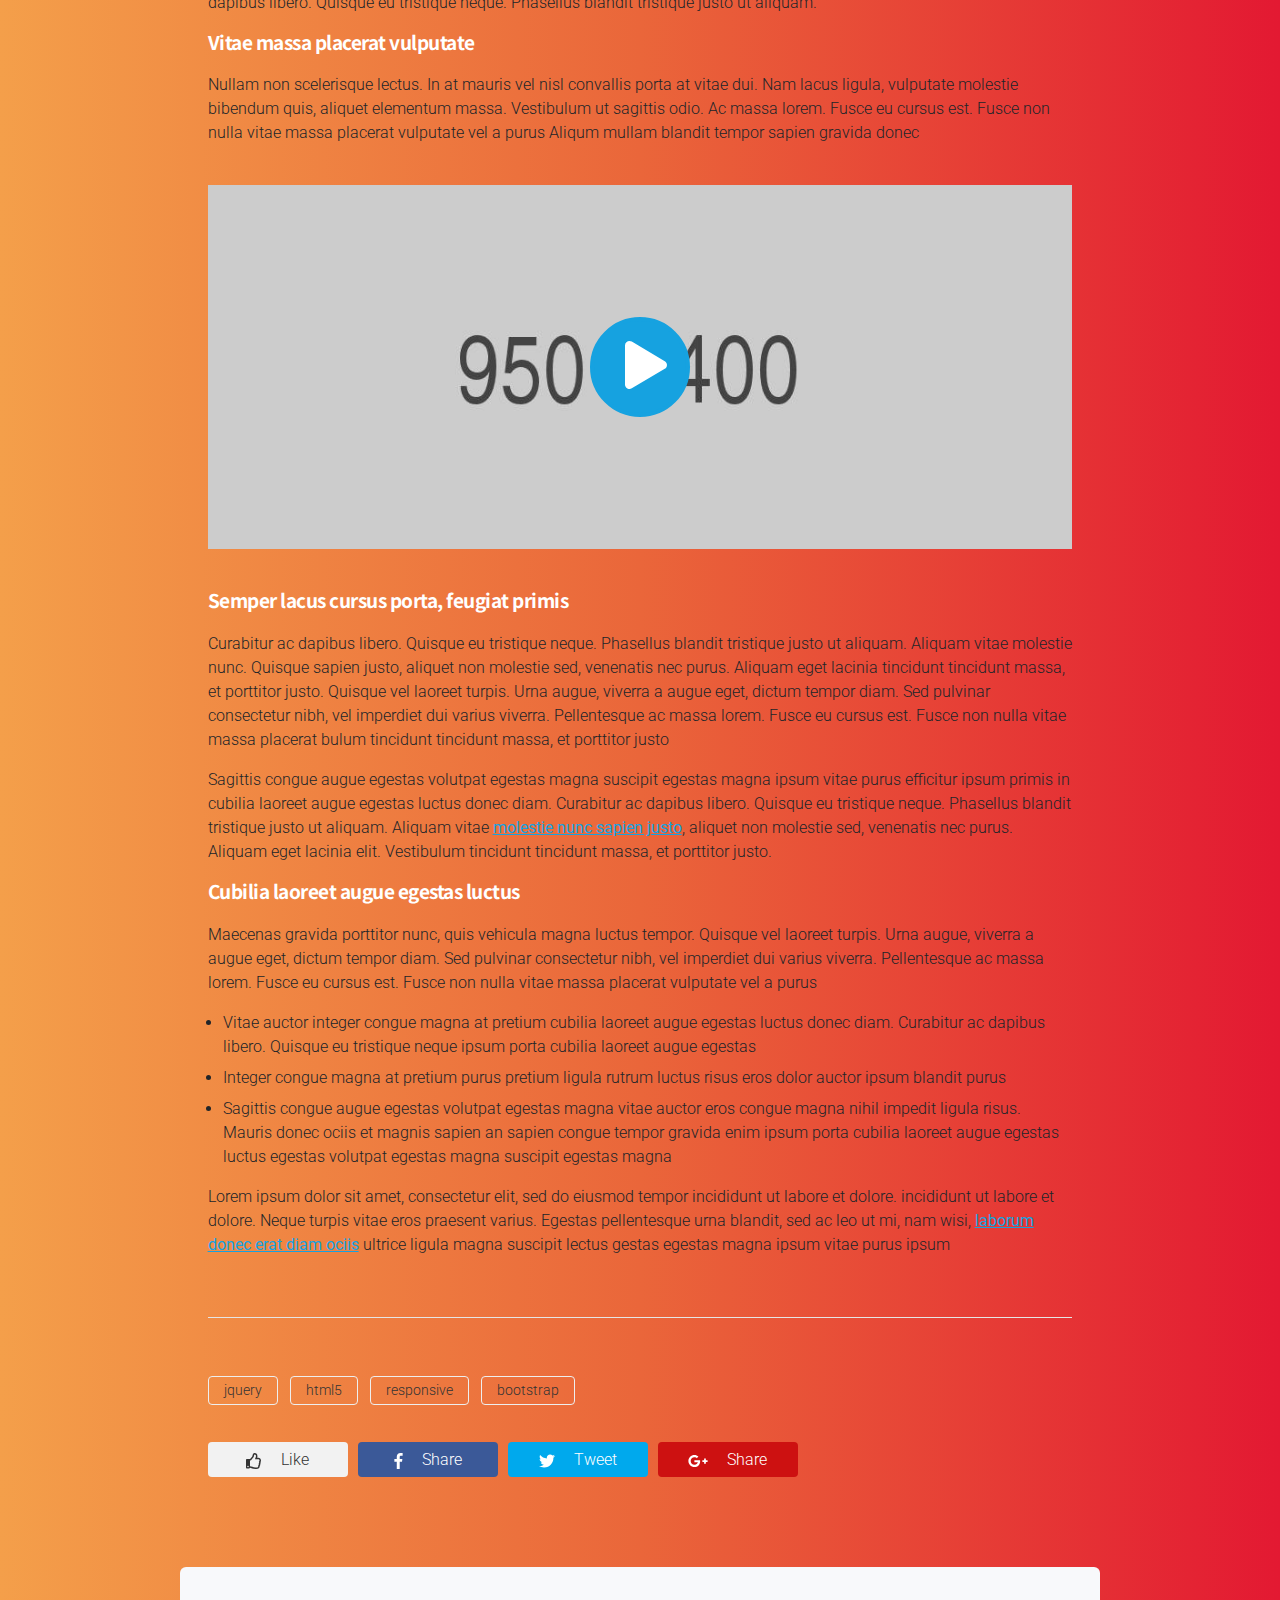
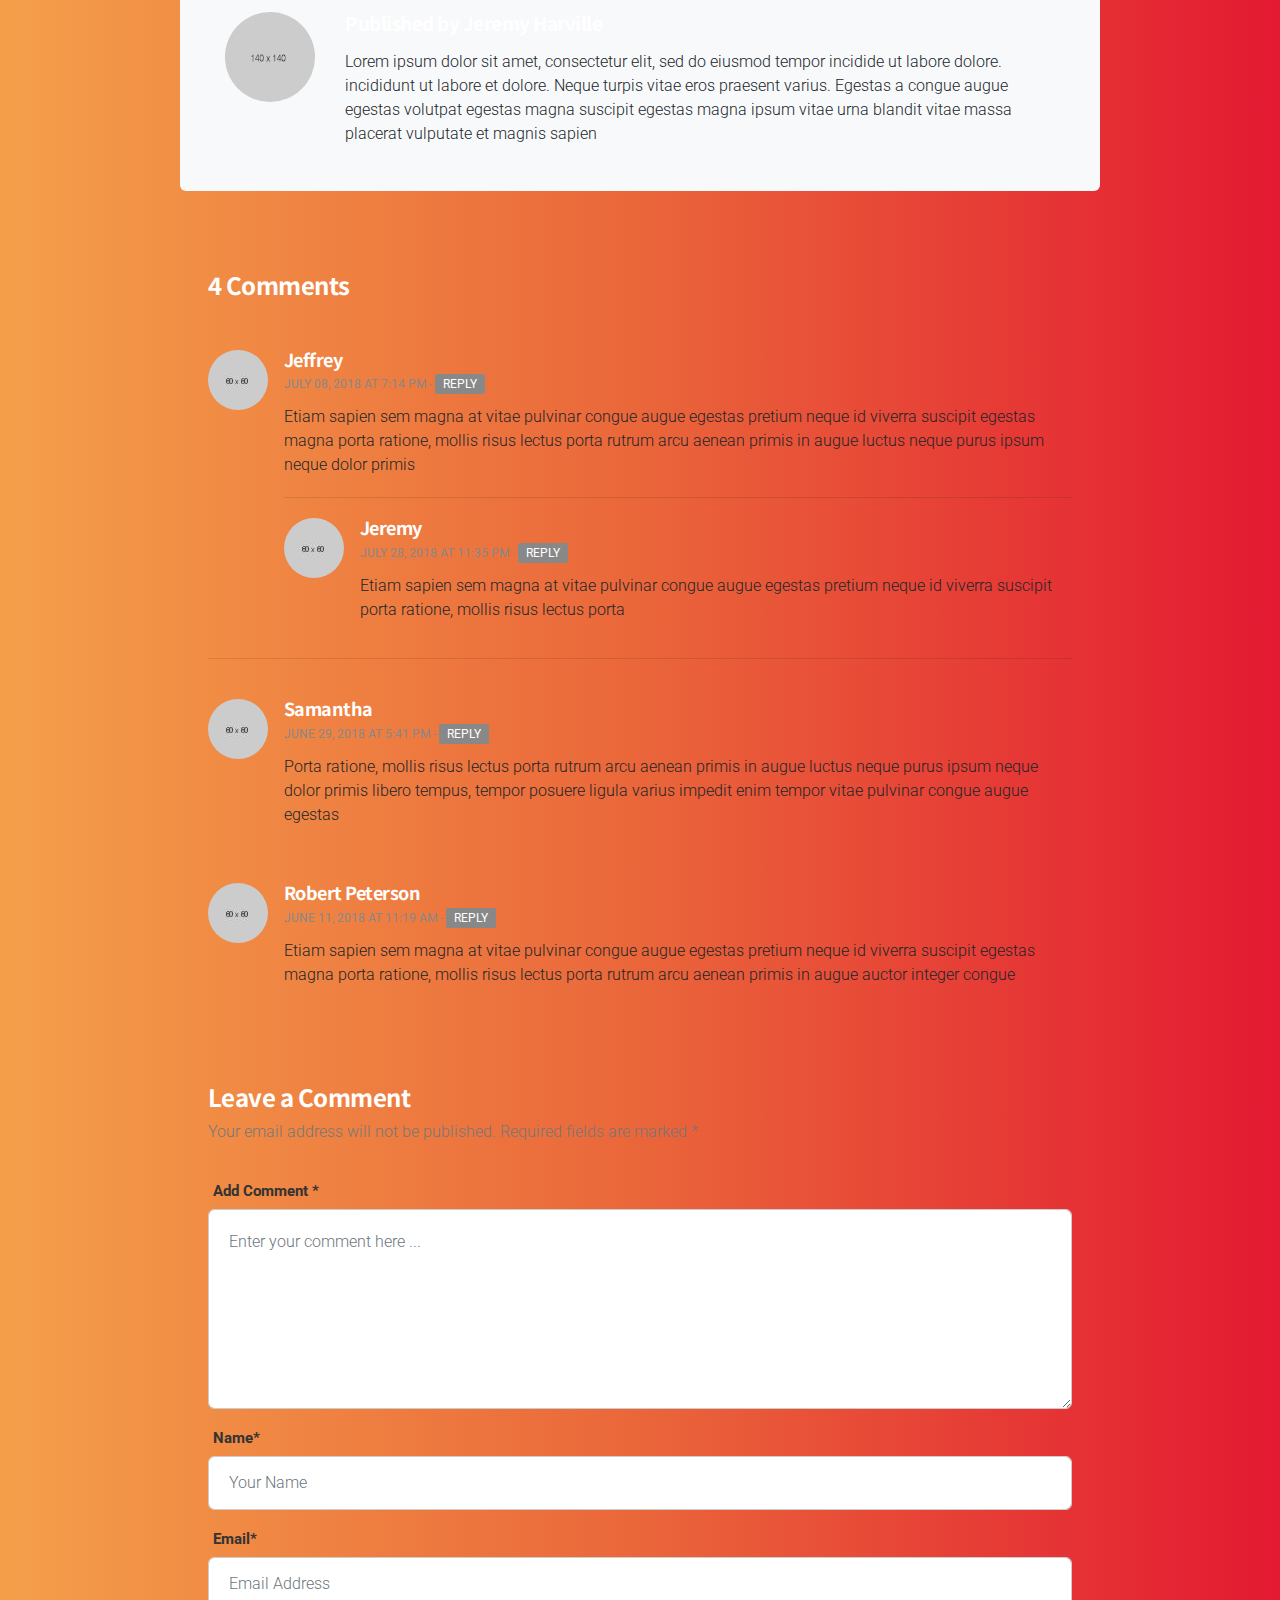
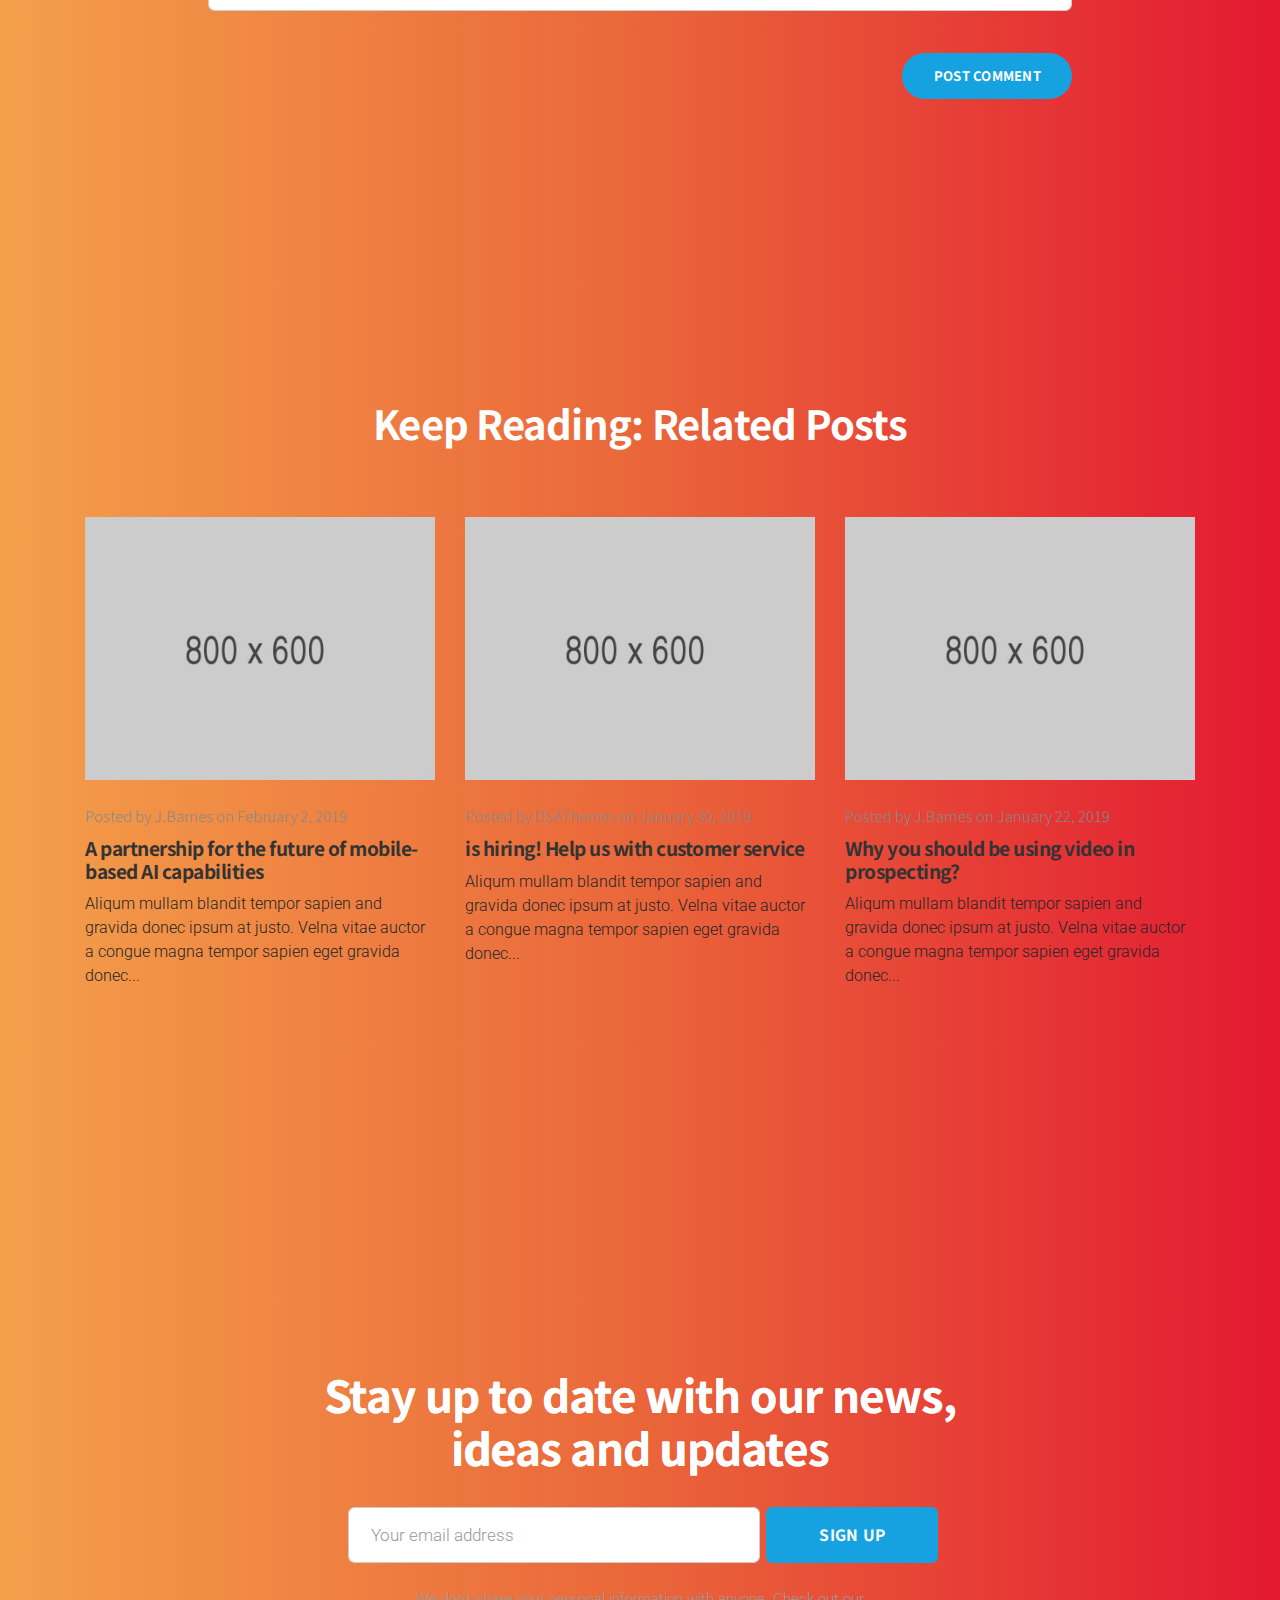
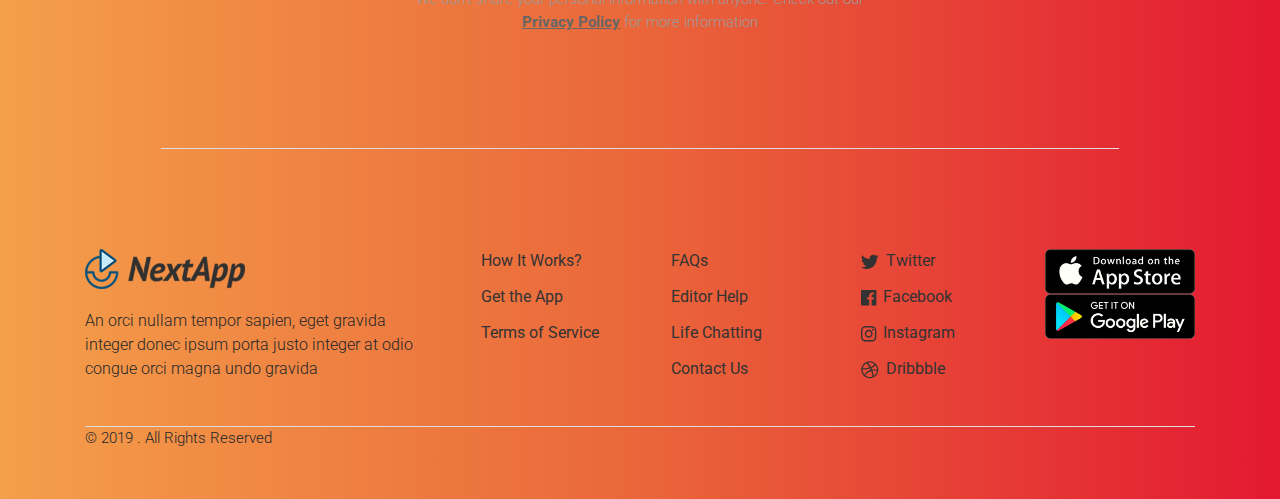
<file: single-post.html>
<!DOCTYPE html>
<!--  - App Landing Page Template design by DSAThemes (http://www.dsathemes.com) -->
<!--[if lt IE 7 ]><html class="ie ie6" lang="en"> <![endif]-->
<!--[if IE 7 ]><html class="ie ie7" lang="en"> <![endif]-->
<!--[if IE 8 ]><html class="ie ie8" lang="en"> <![endif]-->
<!--[if (gte IE 9)|!(IE)]><!-->
<html lang="en">



<head>



		<meta charset="utf-8">
		<meta http-equiv="X-UA-Compatible" content="IE=edge"/>
		<meta name="author" content="DSAThemes"/>	
		<meta name="description" content=" - Mobile App Landing Page Template"/>
		<meta name="keywords" content="Responsive, HTML5 template, DSAThemes, Mobile, Application, One Page, Landing, Mobile App">	
		<meta name="viewport" content="width=device-width, initial-scale=1.0"/>
				
  		<!-- SITE TITLE -->
		<title> - App Landing Page Template</title>
							
		<!-- FAVICON AND TOUCH ICONS  -->
		<link rel="shortcut icon" href="images/favicon.ico" type="image/x-icon">
		<link rel="icon" href="images/favicon.ico" type="image/x-icon">
		<link rel="apple-touch-icon" sizes="152x152" href="images/apple-touch-icon-152x152.png">
		<link rel="apple-touch-icon" sizes="120x120" href="images/apple-touch-icon-120x120.png">
		<link rel="apple-touch-icon" sizes="76x76" href="images/apple-touch-icon-76x76.png">
		<link rel="apple-touch-icon" href="images/apple-touch-icon.png">

		<!-- GOOGLE FONTS -->
		<link href="https://fonts.googleapis.com/css?family=Roboto:300,400,500,700,900" rel="stylesheet"> 	
		<link href="https://fonts.googleapis.com/css?family=Noto+Sans+TC:300,400,500,700,900" rel="stylesheet"> 

		<!-- BOOTSTRAP CSS -->
		<link href="css/bootstrap.min.css" rel="stylesheet">
				
		<!-- FONT ICONS -->
		<link href="css/fontawesome.min.css" rel="stylesheet">			
		<link href="css/flaticon.css" rel="stylesheet">

		<!-- PLUGINS STYLESHEET -->
		<link href="css/magnific-popup.css" rel="stylesheet">	
		<link href="css/owl.carousel.min.css" rel="stylesheet">
		<link href="css/owl.theme.default.min.css" rel="stylesheet">
		<link href="css/slick.css" rel="stylesheet">
		<link href="css/slick-theme.css" rel="stylesheet">

		<!-- On Scroll Animations -->
		<link href="css/animate.css" rel="stylesheet">
				
		<!-- TEMPLATE CSS -->
		<link href="css/spinner.css" rel="stylesheet">
		<link href="css/style.css" rel="stylesheet">

		<!-- RESPONSIVE CSS -->
		<link href="css/responsive.css" rel="stylesheet"> 

		

	</head>



	<body>



		<!-- PRELOADER SPINNER
		============================================= -->		
		<div id="loader-wrapper">
			<div id="loader">
				<div class="cssload-spinner"></div>
			</div>
		</div>




		<!-- PAGE CONTENT
		============================================= -->	
		<div id="page" class="page">




			<!-- HEADER
			============================================= -->
			<header id="header" class="header">
				<nav class="navbar fixed-top navbar-expand-md hover-menu navbar-dark bg-tra white-scroll">
					<div class="container">


						<!-- LOGO IMAGE -->
						<!-- For Retina Ready displays take a image with double the amount of pixels that your image will be displayed (e.g 240 x 60 pixels) -->
				 		<a href="index.html" class="navbar-brand logo-black"><img src="images/logo.png" width="120" height="30" alt="header-logo"></a>
				 		<a href="index.html" class="navbar-brand logo-white"><img src="images/logo-white.png" width="120" height="30" alt="header-logo"></a>


				 		<!-- Responsive Menu Button -->
				 		<button class="navbar-toggler" type="button" data-toggle="collapse" data-target="#navbarContent" aria-controls="navbarContent" aria-expanded="false" aria-label="Toggle navigation">
				   		 	<span class="navbar-bar-icon"><i class="fas fa-bars"></i></span>
				  		</button>


				  		<!-- Navigation Menu -->
				  		<div id="navbarContent" class="collapse navbar-collapse">				  			
					   		<ul class="navbar-nav ml-auto">

					     		<!-- Dropdown Link -->
                      			<li class="nav-item dropdown">
		                            <a class="nav-link dropdown-toggle" href="#" id="DropdownMenu" data-toggle="dropdown" aria-haspopup="true" aria-expanded="false">
		                                About
		                            </a>

		                            <!-- Dropdown Menu -->
                           			<ul class="dropdown-menu" aria-labelledby="DropdownMenu">
                           				<li><a class="dropdown-item" href="demo-1.html#statistic-1">Why </a></li>
		                                <li><a class="dropdown-item" href="demo-1.html#process-3">How It Works</a></li>
		                                <li><a class="dropdown-item" href="demo-1.html#info-11">Best Solutions</a></li>
		                                <li><a class="dropdown-item" href="demo-1.html#screens-1">Screenshots</a></li>
		                                <li><a class="dropdown-item" href="demo-1.html#more-apps">More Apps</a></li>
                            		</ul>
                        		</li>

					     		<li class="nav-item nl-simple"><a class="nav-link" href="demo-1.html#features-2">Features</a></li>
					     		<li class="nav-item nl-simple"><a class="nav-link" href="pricing.html">Pricing</a></li>
							    <li class="nav-item nl-simple"><a class="nav-link" href="faqs.html">Support</a></li>
							    <li class="nav-item nl-simple"><a class="nav-link" href="blog-listing.html">Blog</a></li>
							    <li class="nav-item nl-simple"><a class="nav-link" href="contacts.html">Contact</a></li>

					      	</ul>

					      	<!-- Header Button 	
					      	<span class="navbar-text white-color">						      															
								<a href="#" class="btn btn-blue black-hover">Try For Free</a>
							</span>	-->

					    </div>	<!-- End Navigation Menu -->


					</div>	  <!-- End container -->
				</nav>	   <!-- End navbar -->
			</header>	<!-- END HEADER -->




			<!-- REVIEWS PAGE HERO
			============================================= -->	
			<div id="page-hero" class="bg-fixed page-hero-section division"></div>




			<!-- BREADCRUMB
			============================================= -->
			<div id="breadcrumb" class="division">
				<div class="container">
					<div class="row">

						<!-- BREADCRUMB NAV -->
						<div class="col">
							<nav aria-label="breadcrumb">
							  	<ol class="breadcrumb">
							    	<li class="breadcrumb-item"><a href="demo-1.html">Home</a></li>
							    	<li class="breadcrumb-item"><a href="blog-listing.html">Blog</a></li>
							    	<li class="breadcrumb-item active" aria-current="page">A partnership for the...</li>
							  	</ol>
							</nav>
						</div> 

					</div>	 <!-- End row -->
				</div>	<!-- End container -->		
			</div>	<!-- END BREADCRUMB -->	




			<!-- SINGLE POST
			============================================= -->
			<section id="single-post" class="wide-100 single-post-section division">
				<div class="container">
					<div class="row">
						<div class="col-md-10 offset-md-1">


							<!-- SINGLE POST TITLE -->
							<div class="single-post-title mb-40">

								<!-- Post Title -->
								<h3 class="h3-lg">A partnership for the future of mobile-based AI capabilities</h3>

								<!-- Post Data -->
								<div class="single-post-data clearfix">
								
									<!-- Author Avatar -->
									<div class="post-avatar">
										<img src="images/review-author-4.jpg" alt="author-avatar">
									</div>

									<!-- Author Data -->
									<div class="post-author">
										<p>Posted by Jeremy Harville</p>	
										<span>February 2, 2019</span>									
									</div>

								</div>	<!-- End Post Author -->

							</div>	<!-- END SINGLE POST TITLE -->


							<!-- BLOG POST TEXT -->
							<div class="single-post-txt mb-45">

								<!-- Post Text -->
								<p class="p-md">Mauris donec ociis et magnis sapien etiam sapien sem sagittis congue
								   tempor a gravida donec ipsum porta justo integer at odio velna. Maecenas gravida
								   porttitor nunc, quis vehicula magna luctus tempor. Quisque vel laoreet turpis. Urna
								   augue, viverra a augue eget, dictum tempor diam. Sed pulvinar donec ociis et magnis
								   sapien imperdiet dui varius viverra. Pellentesque ac massa lorem.
								</p>

							</div>
							

							<!-- BLOG MAIN POST IMAGE -->
				 			<div class="blog-post-img mb-40">
								<img class="img-fluid" src="images/blog/post-4-img.jpg" alt="blog-post-image" />		
							</div>


							<!-- BLOG POST TEXT -->
							<div class="single-post-txt">

								<!-- Post Text -->
								<p>Aliqum  mullam blandit tempor sapien gravida donec ipsum, at porta justo. Velna vitae
								   auctor congue magna nihil impedit ligula risus. Mauris donec ociis et magnis sapien etiam
								   sapien sem sagittis congue tempor gravida donec enim ipsum porta justo integer at odio
								   velna. Maecenas gravida porttitor nunc, quis vehicula magna luctus tempor. Quisque vel
								   laoreet turpis. Urna augue, viverra a augue eget, dictum tempor diam. Sed pulvinar 
								   consectetur nibh, vel imperdiet dui varius viverra. Pellentesque ac massa lorem. Fusce
								   eu <a href="#">cursus fusce non nulla</a> vitae massa
								</p>

								<!-- Post Text -->
								<p>Sagittis congue augue egestas volutpat egestas magna suscipit egestas magna ipsum vitae
								   purus efficitur ipsum primis in cubilia laoreet augue egestas luctus donec diam.	Curabitur
								   ac dapibus libero. Mauris donec ociis a neque. Phasellus blandit tristique justo ut aliquam. 
								   Aliquam vitae molestie nunc sapien justo, aliquet non molestie augue, venenatis nec purus. 
								   Aliquam eget lacinia elit. Augue tincidunt tincidunt massa, et porttitor justo blandit.
								</p>  

								<!-- Post Text -->
								<p class="p-md">Sagittis congue augue egestas volutpat egestas magna suscipit egestas magna 
								   purus efficitur ipsum primis in cubilia laoreet augue egestas luctus donec diam.	Curabitur
								   ac dapibus libero. Quisque eu tristique neque. Phasellus blandit tristique justo.
								</p>
	
								<!-- Post Text -->
								<p>Maecenas gravida porttitor nunc, quis vehicula magna luctus tempor. Quisque vel laoreet
								   turpis urna augue, viverra a augue eget, dictum tempor diam. Sed pulvinar consectetur nibh,
								   vel imperdiet dui varius viverra. Sapien justo massa lorem. Fusce eu cursus non nulla vitae
								   massa placerat purus. Sagittis congue augue egestas volutpat egestas magna suscipit egestas
								   magna ipsum vitae purus <a href="#">efficitur ipsum primis</a> in cubilia laoreet augue egestas luctus donec
								   diam. Curabitur ac dapibus libero. Quisque eu tristique neque. Phasellus blandit tristique
								   justo ut aliquam.
								</p>	

								<!-- Small Title -->
								<h5 class="h5-sm">Vitae massa placerat vulputate</h5>

								<!-- Post Text -->  
								<p>Nullam non scelerisque lectus. In at mauris vel nisl convallis porta at vitae dui. Nam lacus
								   ligula, vulputate molestie bibendum quis, aliquet elementum massa. Vestibulum ut sagittis odio.
								   Ac massa lorem. Fusce eu cursus est. Fusce non nulla vitae massa placerat vulputate vel a purus
								   Aliqum  mullam blandit tempor sapien gravida donec
								</p>	

								<!-- INNER IMAGE -->
								<div class="post-inner-img">
									<div class="video-preview text-center">

						 				<!-- Change the link HERE!!! -->						
										<a class="video-popup1" href="https://www.youtube.com/embed/SZEflIVnhH8"> 

											<!-- Play Icon --> 							
											<div class="video-btn play-icon-blue">	
												<div class="video-block-wrapper">
													<i class="fas fa-play"></i>
												</div>
											</div>

											<!-- Preview Image -->
											<img class="img-fluid" src="images/blog/post-5-img.jpg" alt="blog-post-image" />

										</a>

							 		</div>
								</div>
										
								<!-- Small Title -->
								<h5 class="h5-sm">Semper lacus cursus porta, feugiat primis</h5>		
											
								<!-- Post Text -->
								<p>Curabitur ac dapibus libero. Quisque eu tristique neque. Phasellus blandit tristique justo
								   ut aliquam. Aliquam vitae molestie nunc. Quisque sapien justo, aliquet non molestie sed,
								   venenatis nec purus. Aliquam eget lacinia tincidunt tincidunt massa, et porttitor justo. 
								   Quisque vel laoreet turpis. Urna augue, viverra a augue eget, dictum tempor diam. Sed pulvinar
								   consectetur nibh, vel imperdiet dui varius viverra. Pellentesque ac massa lorem. Fusce eu
								   cursus est. Fusce non nulla vitae massa placerat bulum tincidunt tincidunt massa, et porttitor justo
								</p>   
								  
								<!-- Post Text -->
								<p>Sagittis congue augue egestas volutpat egestas magna suscipit egestas magna ipsum vitae
								   purus efficitur ipsum primis in cubilia laoreet augue egestas luctus donec diam.	Curabitur
								   ac dapibus libero. Quisque eu tristique neque. Phasellus blandit tristique justo ut aliquam.
								   Aliquam vitae <a href="#">molestie nunc sapien justo</a>, aliquet non molestie sed, venenatis nec purus.
								   Aliquam eget lacinia elit. Vestibulum tincidunt tincidunt massa, et porttitor justo.
								</p>

								<!-- Small Title -->
								<h5 class="h5-sm">Cubilia laoreet augue egestas luctus</h5>

								<!-- Post Text -->
								<p>Maecenas gravida porttitor nunc, quis vehicula magna luctus tempor. Quisque vel laoreet
								   turpis. Urna augue, viverra a augue eget, dictum tempor diam. Sed pulvinar consectetur 
								   nibh, vel imperdiet dui varius viverra. Pellentesque ac massa lorem. Fusce eu cursus est.
								   Fusce non nulla vitae massa placerat vulputate vel a purus
								</p>

								<!-- Text List -->
								<ul class="txt-list">
										
									<li>Vitae auctor integer congue magna at pretium cubilia laoreet augue egestas luctus
									    donec diam. Curabitur ac dapibus libero. Quisque eu tristique neque ipsum porta 
									    cubilia laoreet augue egestas
									</li>

									<li>Integer congue magna at pretium purus pretium ligula rutrum luctus risus eros
									    dolor auctor ipsum blandit purus 										
									</li>

									<li>Sagittis congue augue egestas volutpat egestas magna vitae auctor eros congue magna
									    nihil impedit ligula risus. Mauris donec ociis et magnis sapien an sapien congue
									    tempor gravida enim ipsum porta cubilia laoreet augue egestas luctus egestas volutpat
									    egestas magna suscipit egestas magna
									</li>

								</ul>

								<!-- Post Text -->
								<p>Lorem ipsum dolor sit amet, consectetur elit, sed do eiusmod tempor incididunt ut labore et
								   dolore. incididunt ut labore et dolore. Neque turpis vitae eros praesent varius. Egestas 
								   pellentesque urna blandit, sed ac leo ut mi, nam wisi, <a href="#">laborum donec erat diam ociis</a> ultrice
								   ligula magna suscipit lectus gestas  egestas magna ipsum vitae purus ipsum
								</p>

								<!-- BLOG POST SHARE LINKS -->
								<div class="post-share-links">

									<!-- POST TAGS -->
									<div class="post-tags-list">
										<span><a href="#">jquery</a></span>	
										<span><a href="#">html5</a></span>
										<span><a href="#">responsive</a></span>
										<span><a href="#">bootstrap</a></span>										
									</div>

									<!-- POST SHARE ICONS -->
									<div class="post-share-list">
										<ul class="share-social-icons clearfix">	
											<li><a href="#" class="share-ico ico-like"><i class="far fa-thumbs-up"></i> Like</a></li>										
											<li><a href="#" class="share-ico ico-facebook"><i class="fab fa-facebook-f"></i> Share</a></li>
											<li><a href="#" class="share-ico ico-twitter"><i class="fab fa-twitter"></i> Tweet</a></li>						
											<li><a href="#" class="share-ico ico-google-plus"><i class="fab fa-google-plus-g"></i> Share</a></li>
										</ul>
									</div>

								</div>	<!-- END BLOG POST SHARE -->


							</div>	<!-- END BLOG POST TEXT -->


							<!-- ABOUT POST AUTHOR -->
							<div class="author-senoff">
								
								<!-- Avatar -->	
								<img src="images/review-author-4.jpg" alt="author-avatar">

								<!-- Text -->
								<div class="author-senoff-txt">

									<!-- Title -->
									<h5 class="h5-sm">Published by Jeremy Harville</h5>
									<p>Lorem ipsum dolor sit amet, consectetur elit, sed do eiusmod tempor incidide ut
									   labore dolore. incididunt ut labore et dolore. Neque turpis vitae eros praesent
									   varius. Egestas a congue augue egestas volutpat egestas magna suscipit egestas magna
									   ipsum vitae urna blandit vitae massa placerat vulputate et magnis sapien
									</p>

								</div>

							</div>	<!-- END ABOUT POST AUTHOR -->


							<!-- POST COMMENTS -->
							<div class="single-post-comments">

								<!-- Title -->	
								<h5 class="h5-xl mb-40">4 Comments</h5>	


								<!-- COMMENT #1 -->
								<div class="media mt-50">

									<!-- Comment-1 Avatar -->
								  	<img class="mr-3" src="images/post-author-1.jpg" alt="comment-avatar">

								 	<div class="media-body">

								 		<!-- Comment-1 Meta -->
								 		<div class="comment-meta">
								 			<h5 class="h5-xs mt-0">Jeffrey</h5>											   		
									   		<span class="comment-date">July 08, 2018 at 7:14 pm - </span>
											<span class="btn-reply"><a href="#leave-comment" class="internal-link">reply</a></span>
										</div>
										
										<!-- Comment-1 Text -->	
								   		<p>Etiam sapien sem magna at vitae pulvinar congue augue egestas pretium neque id viverra
								   		   suscipit egestas magna porta ratione, mollis risus lectus porta rutrum arcu aenean primis
								   		   in augue luctus neque purus ipsum neque dolor primis
								   		</p>

								   		<hr />

								   		<!-- COMMENT #2 -->
									    <div class="media mt-3">

									    	<!-- Comment-2 Avatar -->
									      	<a href="#" class="pr-3">
									        	<img src="images/post-author-2.jpg" alt="comment-avatar">
									      	</a>

									      	<div class="media-body">

									      		<!-- Comment-2 Meta -->
										 		<div class="comment-meta">
											   		<h5 class="h5-xs mt-0">Jeremy</h5>
											   		<span class="comment-date">July 28, 2018 at 11:35 pm - </span>
													<span class="btn-reply"><a href="#leave-comment" class="internal-link" >reply</a></span>
												</div>

									        	<!-- Comment-2 Text -->	
										   		<p>Etiam sapien sem magna at vitae pulvinar congue augue egestas pretium neque id viverra suscipit
										   		   porta ratione, mollis risus lectus porta 
										   		</p>

									     	 </div>											      
									    </div>	<!-- END COMMENT #2 -->

								  	</div>
								</div>	<!-- END COMMENT #1 -->


								<hr />


								<!-- COMMENT #3 -->
								<div class="media mt-40">

									<!-- Comment-4 Avatar -->
								  	<img class="mr-3" src="images/post-author-3.jpg" alt="comment-avatar">

								 	<div class="media-body">

								 		<!-- Comment-4 Meta -->
								 		<div class="comment-meta">
									   		<h5 class="h5-xs mt-0">Samantha</h5>
									   		<span class="comment-date">June 29, 2018 at 5:41 pm - </span>
											<span class="btn-reply"><a href="#leave-comment" class="internal-link">reply</a></span>
										</div>
										
										<!-- Comment-4 Text -->	
								   		<p>Porta ratione, mollis risus lectus porta rutrum arcu aenean primis in augue luctus
								   		   neque purus ipsum neque dolor primis libero tempus, tempor posuere ligula varius
								   		   impedit enim tempor vitae pulvinar congue augue egestas
								   		</p>

								   </div>
								</div>	<!-- END COMMENT #3 -->	


								<!-- COMMENT #4 -->
								<div class="media mt-40">

									<!-- Comment-4 Avatar -->
								  	<img class="mr-3" src="images/post-author-4.jpg" alt="comment-avatar">

								 	<div class="media-body">

								 		<!-- Comment-4 Meta -->
								 		<div class="comment-meta">
									   		<h5 class="h5-xs mt-0">Robert Peterson</h5>
									   		<span class="comment-date">June 11, 2018 at 11:19 am - </span>
											<span class="btn-reply"><a href="#leave-comment" class="internal-link">reply</a></span>
										</div>
										
										<!-- Comment-4 Text -->	
								   		<p>Etiam sapien sem magna at vitae pulvinar congue augue egestas pretium neque id viverra
								   		   suscipit egestas magna porta ratione, mollis risus lectus porta rutrum arcu aenean
								   		   primis in augue auctor integer congue
								   		</p>

								   </div>
								</div>	<!-- END COMMENT #4 -->		


							</div>	 <!-- END POST COMMENTS -->

					
							<!-- COMMENT FORM -->
							<div id="leave-comment" class="mt-80">
								
								<!-- Title -->
								<h5 class="h5-xl">Leave a Comment</h5>
								
								<!-- Text -->
								<p class="grey-color">Your email address will not be published. Required fields are marked *</p>
								
								<!-- Comment Form Inputs -->
								<form name="commentform" class="comment-form row mt-40">

									<!-- Contact Form Input -->
									<div id="post-message" class="col-md-12">
										<p>Add Comment *</p>
										<textarea class="form-control comment" name="message" rows="6" placeholder="Enter your comment here ..."></textarea>
									</div> 

									<div id="post-name" class="col-md-12">
										<p>Name*</p>
										<input type="text" name="name" class="form-control name" placeholder="Your Name"> 
									</div>
												
									<div id="post-email" class="col-md-12">
										<p>Email*</p>
										<input type="text" name="email" class="form-control email" placeholder="Email Address"> 
									</div>
														
									<!-- Comment Form Button -->
									<div class="col-md-12 comment-form-btn mt-20 text-right">	
										<button type="submit" class="btn btn-blue black-hover submit">Post Comment</button>	
									</div>	

									<!-- Comment Form Message -->
									<div class="col-md-12 comment-form-msg">
										<span class="loading"></span>
									</div>				
																	
												
								</form>		
							
							</div>	<!-- END COMMENT FORM -->


						</div>
					</div>    <!-- End row -->
				</div>     <!-- End container -->
			</section>	<!-- END SINGLE POST -->




			<!-- RELATED POSTS
			============================================= -->
			<section id="related-posts" class="bg-lightgrey wide-60 posts-section division">
				<div class="container">


					<!-- SECTION TITLE -->	
					<div class="row">	
						<div class="col-lg-10 offset-lg-1 section-title">	
							<h3 class="h3-sm">Keep Reading: Related Posts</h3>									
						</div>
					</div>


					<!-- BLOG POSTS -->
					<div class="row">


						<!-- BLOG POST #1 -->
				 		<div class="col-md-6 col-lg-4">
				 			<div class="blog-post wow fadeInUp" data-wow-delay="0.3s">

			 			
					 			<!-- BLOG POST IMAGE -->
					 			<div class="blog-post-img mb-25">
									<img class="img-fluid" src="images/blog/post-1-img.jpg" alt="blog-post-image" />	
								</div>

								<!-- BLOG POST TEXT -->
								<div class="blog-post-txt">

									<!-- Post Data -->
									<p class="post-meta">Posted by J.Barnes on February 2, 2019</p>

									<!-- Post Link -->
									<h5 class="h5-sm"><a href="single-post.html">A partnership for the future of mobile-based AI capabilities</a></h5>

									<!-- Post Text -->
									<p >Aliqum  mullam blandit tempor sapien and gravida donec ipsum at justo. Velna vitae
									   auctor a congue magna tempor sapien eget gravida donec...
									</p>

								</div>


							</div>
				 		</div>	<!-- END  BLOG POST #1 -->


				 		<!-- BLOG POST #2 -->
				 		<div class="col-md-6 col-lg-4">
				 			<div class="blog-post wow fadeInUp" data-wow-delay="0.5s">

			 			
					 			<!-- BLOG POST IMAGE -->
					 			<div class="blog-post-img mb-25">
									<img class="img-fluid" src="images/blog/post-2-img.jpg" alt="blog-post-image" />	
								</div>

								<!-- BLOG POST TEXT -->
								<div class="blog-post-txt">

									<!-- Post Data -->
									<p class="post-meta">Posted by DSAThemes on January 30, 2019</p>

									<!-- Post Link -->
									<h5 class="h5-sm"><a href="single-post.html"> is hiring! Help us with customer service</a></h5>

									<!-- Post Text -->
									<p >Aliqum  mullam blandit tempor sapien and gravida donec ipsum at justo. Velna vitae
									   auctor a congue magna tempor sapien eget gravida donec...
									</p>

								</div>


							</div>
				 		</div>	<!-- END  BLOG POST #2 -->


				 		<!-- BLOG POST #3 -->
				 		<div class="col-md-6 col-lg-4">
				 			<div class="blog-post wow fadeInUp" data-wow-delay="0.7s">

			 			
					 			<!-- BLOG POST IMAGE -->
					 			<div class="blog-post-img mb-25">
									<img class="img-fluid" src="images/blog/post-3-img.jpg" alt="blog-post-image" />	
								</div>

								<!-- BLOG POST TEXT -->
								<div class="blog-post-txt">

									<!-- Post Data -->
									<p class="post-meta">Posted by J.Barnes on January 22, 2019</p>

									<!-- Post Link -->
									<h5 class="h5-sm"><a href="single-post.html">Why you should be using video in prospecting?</a></h5>

									<!-- Post Text -->
									<p >Aliqum mullam blandit tempor sapien and gravida donec ipsum at justo. Velna vitae
									   auctor a congue magna tempor sapien eget gravida donec...
									</p>

								</div>


							</div>
				 		</div>	<!-- END  BLOG POST #3 -->


					</div>    <!-- END BLOG POSTS -->


				</div>     <!-- End container -->	
			</section>	<!-- END RELATED POSTS -->

			



			<!-- NEWSLETTER-2
			============================================= -->
			<section id="newsletter-2" class="bg-lightgrey1 wide-80 newsletter-section division">
				<div class="container">


					<!-- SECTION TITLE -->	
					<div class="row">	
						<div class="col-lg-10 offset-lg-1 section-title">	
							<h3 class="h3-lg">Stay up to date with our news, ideas and updates</h3>									
						</div>
					</div>


					<!-- NEWSLETTER FORM -->
					<div class="row">
						<div class="col-md-10 col-lg-8 offset-md-1 offset-lg-2">
							<div class="newsletter-txt text-center">
								<form class="newsletter-form">
											
									<div class="input-group">
										<input type="email" class="form-control" placeholder="Your email address" required id="s-email">								
										<span class="input-group-btn">
											<button type="submit" class="btn btn-blue black-hover">Sign Up</button>
										</span>										
									</div>

									<!-- Small Text -->
									<p class="p-sm">We don’t share your personal information with anyone. Check out our 
									   <a href="#">Privacy Policy</a> for more information
									</p>

									<!-- Newsletter Form Notification -->	
									<label for="s-email" class="form-notification"></label>
												
								</form>							
							</div>
						</div>
					</div>	  <!-- END NEWSLETTER FORM -->


				</div>	   <!-- End container -->	
			</section>	<!-- END NEWSLETTER-2 -->




			<!-- HORIZONTAL GREY LINE
			============================================= -->
			<div class="grey-border">
				<div class="container"><div class="row"><div class="col b-bottom"></div></div></div>
			</div>
			



			<!-- FOOTER-1
			============================================= -->
			<footer id="footer-1" class="wide-50 footer division">
				<div class="container">


					<!-- FOOTER CONTENT -->
					<div class="row">


						<!-- FOOTER INFO -->
						<div class="col-xl-4">
							<div class="footer-info mb-40">

								<!-- Footer Logo -->	
								<!-- For Retina Ready displays take a image, with double the amount of pixels that your image will be displayed (e.g 330 x 80 pixels) -->
								<img src="images/footer-logo.png" width="160" height="40" alt="footer-logo">
								
								<!-- Text -->	
								<p class="mt-20">An orci nullam tempor sapien, eget gravida integer donec ipsum porta
								   justo integer at odio congue orci magna undo gravida
								</p>

							</div>	
						</div>


						<!-- FOOTER LINKS -->
						<div class="col-md-3 col-xl-2">
							<div class="footer-links">

								<!-- Footer Links -->
								<ul class="foo-links clearfix">
									<li><p><a href="#">How It Works?</a></p></li>
									<li><p><a href="#">Get the App</a></p></li>
									<li><p><a href="#">Terms of Service</a></p></li>
								</ul>							

							</div>	
						</div>


						<!-- FOOTER LINKS -->
						<div class="col-md-3 col-xl-2">
							<div class="footer-links">

								<!-- Footer Links -->
								<ul class="foo-links clearfix">
									<li><p><a href="#">FAQs</a></p></li>									
									<li><p><a href="#">Editor Help</a></p></li>							
									<li><p><a href="#">Life Chatting</a></p></li>
									<li><p><a href="#">Contact Us</a></p></li>
								</ul>						

							</div>	
						</div>


						<!-- FOOTER LINKS -->
						<div class="col-md-3 col-xl-2">
							<div class="footer-links">

								<!-- Footer Links -->
								<ul class="foo-links clearfix">
									<li><p><a href="#"><i class="fab fa-twitter"></i> Twitter</a></p></li>									
									<li><p><a href="#"><i class="fab fa-facebook"></i> Facebook</a></p></li>							
									<li><p><a href="#"><i class="fab fa-instagram"></i> Instagram</a></p></li>
									<li><p><a href="#"><i class="fab fa-dribbble"></i> Dribbble</a></p></li>
								</ul>

							</div>	
						</div>


						<!-- FOOTER STORE BADGES -->
						<div class="col-md-3 col-xl-2">													
							<div class="footer-stores-badge text-right mb-40">

								<!-- AppStore -->
								<a href="#" class="store">
									<img class="appstore-original" src="images/store_badges/appstore.png" alt="appstore-logo" />
								</a>
													
								<!-- Google Play -->
								<a href="#" class="store">
									<img class="googleplay-original" src="images/store_badges/googleplay.png" alt="googleplay-logo" />
								</a>
												
								<!-- Aamazon Market 
								<a href="#" class="store">
									<img class="amazon-original" src="images/store_badges/amazon.png" alt="amazon-logo" />
								</a>  -->
																					
								<!-- Windows Market  
								<a href="#" class="store">
									<img class="windows-original" src="images/store_badges/windows.png" alt="windows-logo" />
								</a> -->
													
							</div>
						</div>	<!-- END FOOTER STORE BADGES -->

					
					</div>	 <!-- END FOOTER CONTENT -->

					
					<!-- BOTTOM FOOTER -->
					<div class="bottom-footer">
						<div class="row">

							<!-- FOOTER COPYRIGHT -->
							<div class="col-md-12">
								<div class="footer-copyright">
									<p class="p-sm">&copy; 2019 . All Rights Reserved</p>
								</div>
							</div>

						</div>
					</div>	<!-- END BOTTOM FOOTER -->


				</div>	    <!-- End container -->
			</footer>	<!-- END FOOTER-1 -->
		


		
		</div>	<!-- END PAGE CONTENT -->




		<!-- EXTERNAL SCRIPTS
		============================================= -->	
		<script src="js/jquery-3.3.1.min.js"></script>
		<script src="js/bootstrap.min.js"></script>	
		<script src="js/fontawesome.min.js"></script>	
		<script src="js/modernizr.custom.js"></script>
		<script src="js/jquery.easing.js"></script>
		<script src="js/retina.js"></script>	
		<script src="js/jquery.appear.js"></script>
		<script src="js/jquery.stellar.min.js"></script>	
		<script src="js/jquery.scrollto.js"></script>		
		<script src="js/imagesloaded.pkgd.min.js"></script>
		<script src="js/isotope.pkgd.min.js"></script>
		<script src="js/slick.min.js"></script>
		<script src="js/owl.carousel.min.js"></script>
		<script src="js/jquery.magnific-popup.min.js"></script>
		<script src="js/contact-form.js"></script>
		<script src="js/quick-form.js"></script>
		<script src="js/comment-form.js"></script>	
		<script src="js/jquery.validate.min.js"></script>
		<script src="js/jquery.ajaxchimp.min.js"></script>	
		<script src="js/wow.js"></script>	
				
		<!-- Custom Script -->		
		<script src="js/custom.js"></script>

		<!-- <script>
			new WOW().init();
		</script> -->	

		<!-- HTML5 shim, for IE6-8 support of HTML5 elements. All other JS at the end of file. -->
		<!-- [if lt IE 9]>
			<script src="js/html5shiv.js" type="text/javascript"></script>
			<script src="js/respond.min.js" type="text/javascript"></script>
		<![endif] -->
									
		<!-- Google Analytics: Change UA-XXXXX-X to be your site's ID. Go to http://www.google.com/analytics/ for more information. -->															
		<!--
		<script>
			var _gaq = _gaq || [];
			_gaq.push(['_setAccount', 'UA-XXXXX-X']);
			_gaq.push(['_trackPageview']);

			(function() {
				var ga = document.createElement('script'); ga.type = 'text/javascript'; ga.async = true;
				ga.src = ('https:' == document.location.protocol ? 'https://ssl' : 'http://www') + '.google-analytics.com/ga.js';
				var s = document.getElementsByTagName('script')[0]; s.parentNode.insertBefore(ga, s);
			})();
		</script>
		-->


	</body>



</html>
</file>
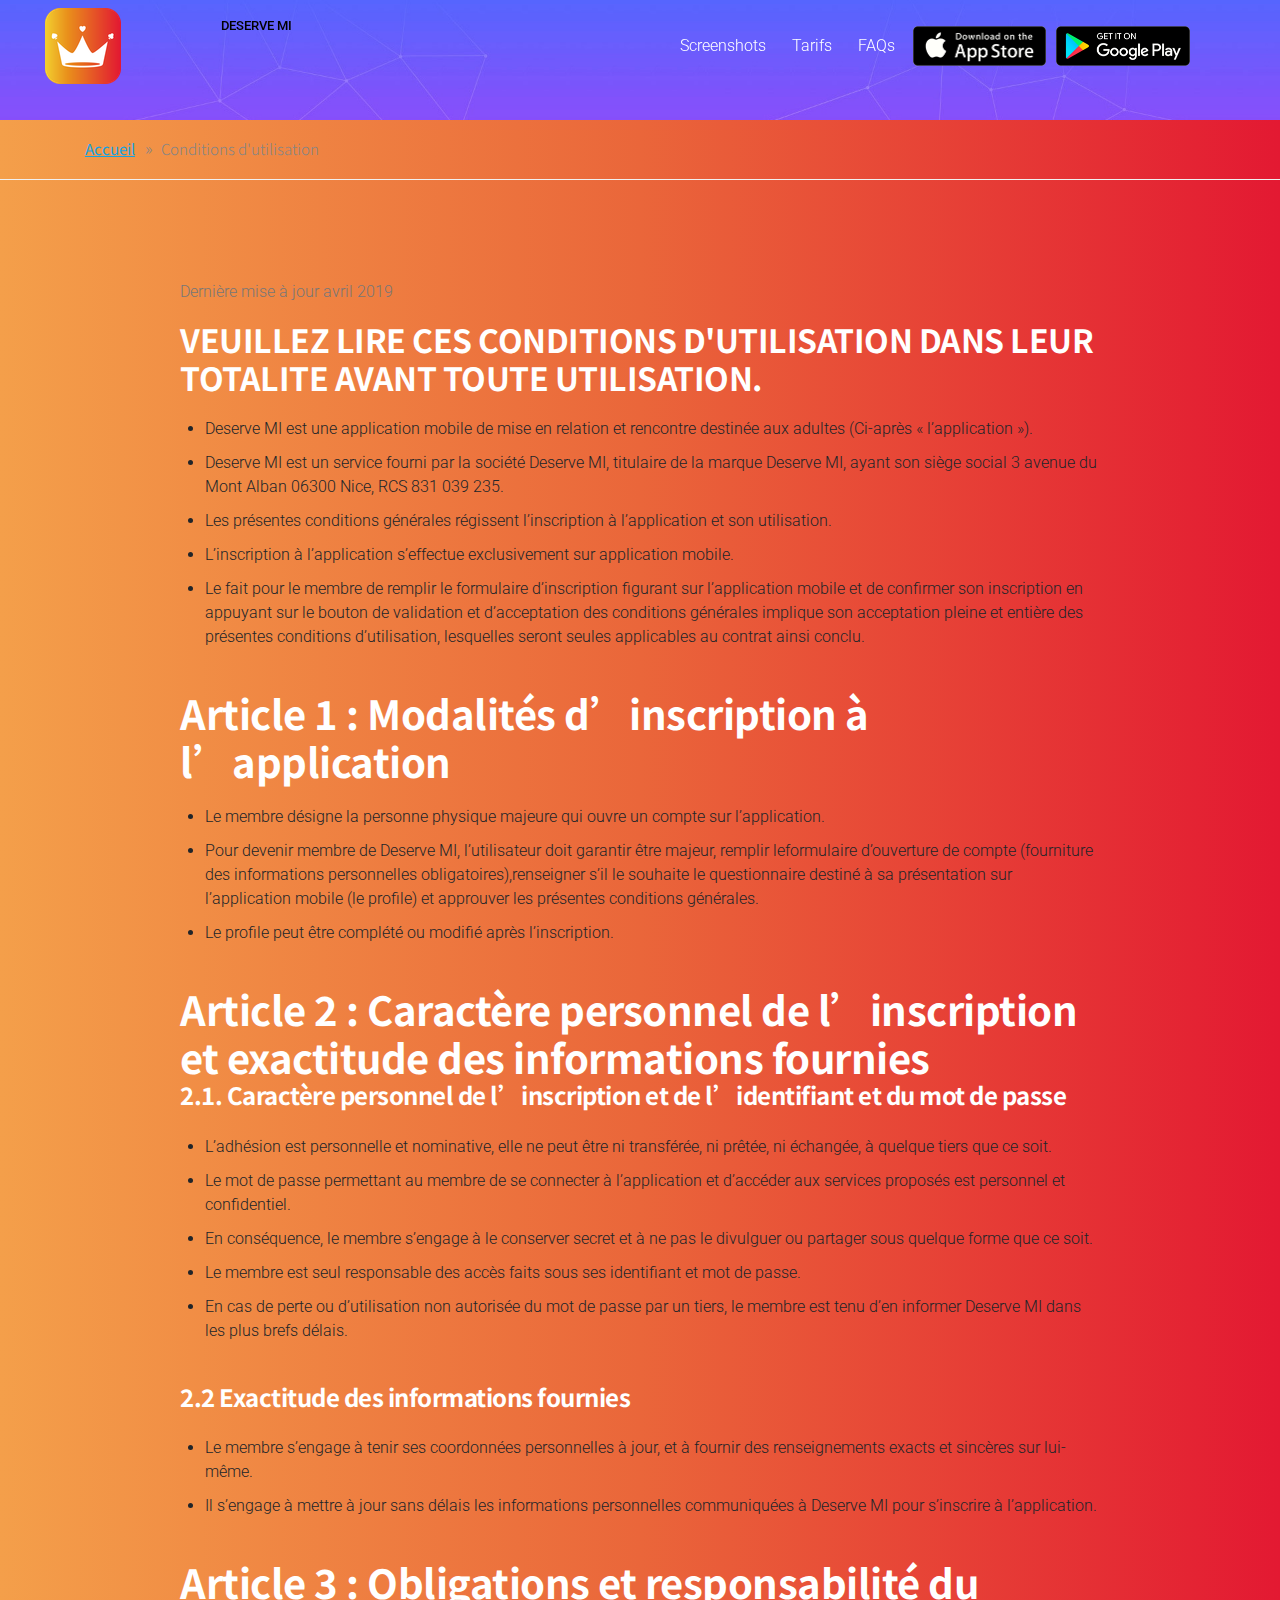
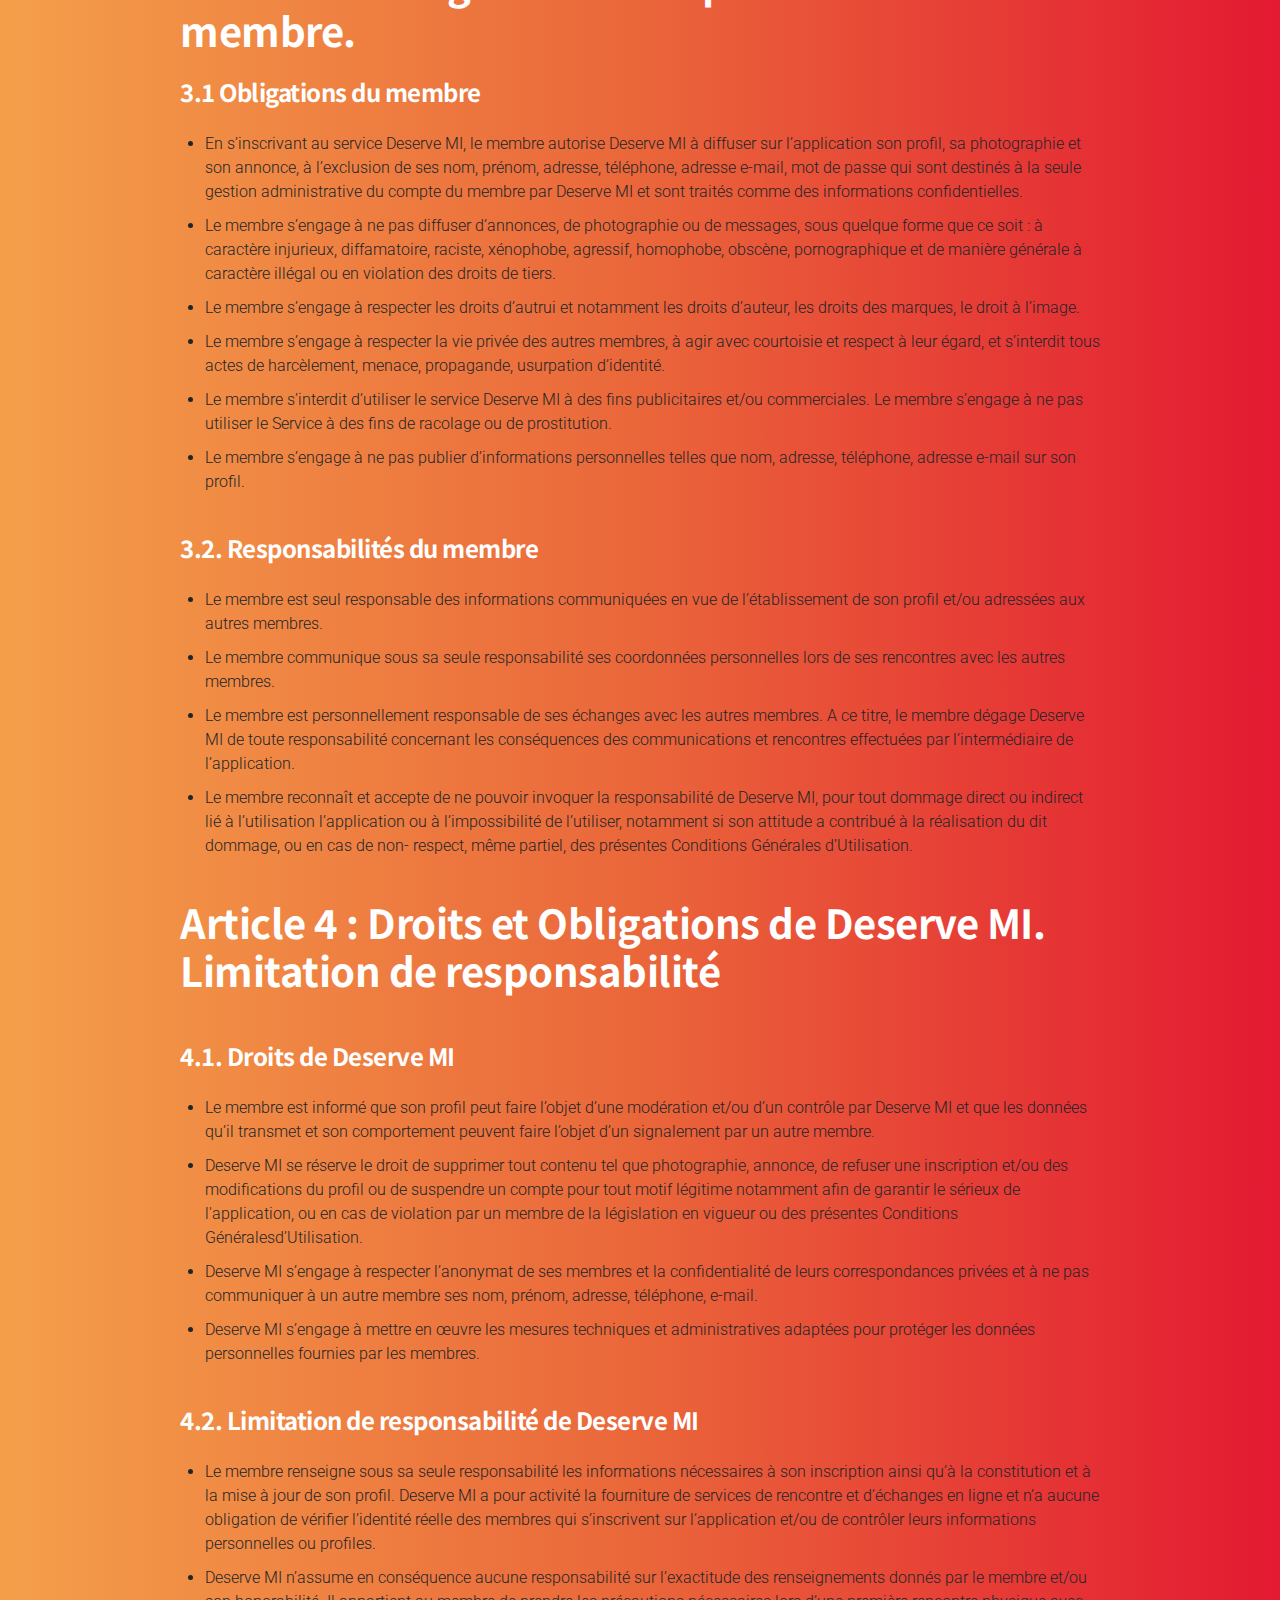
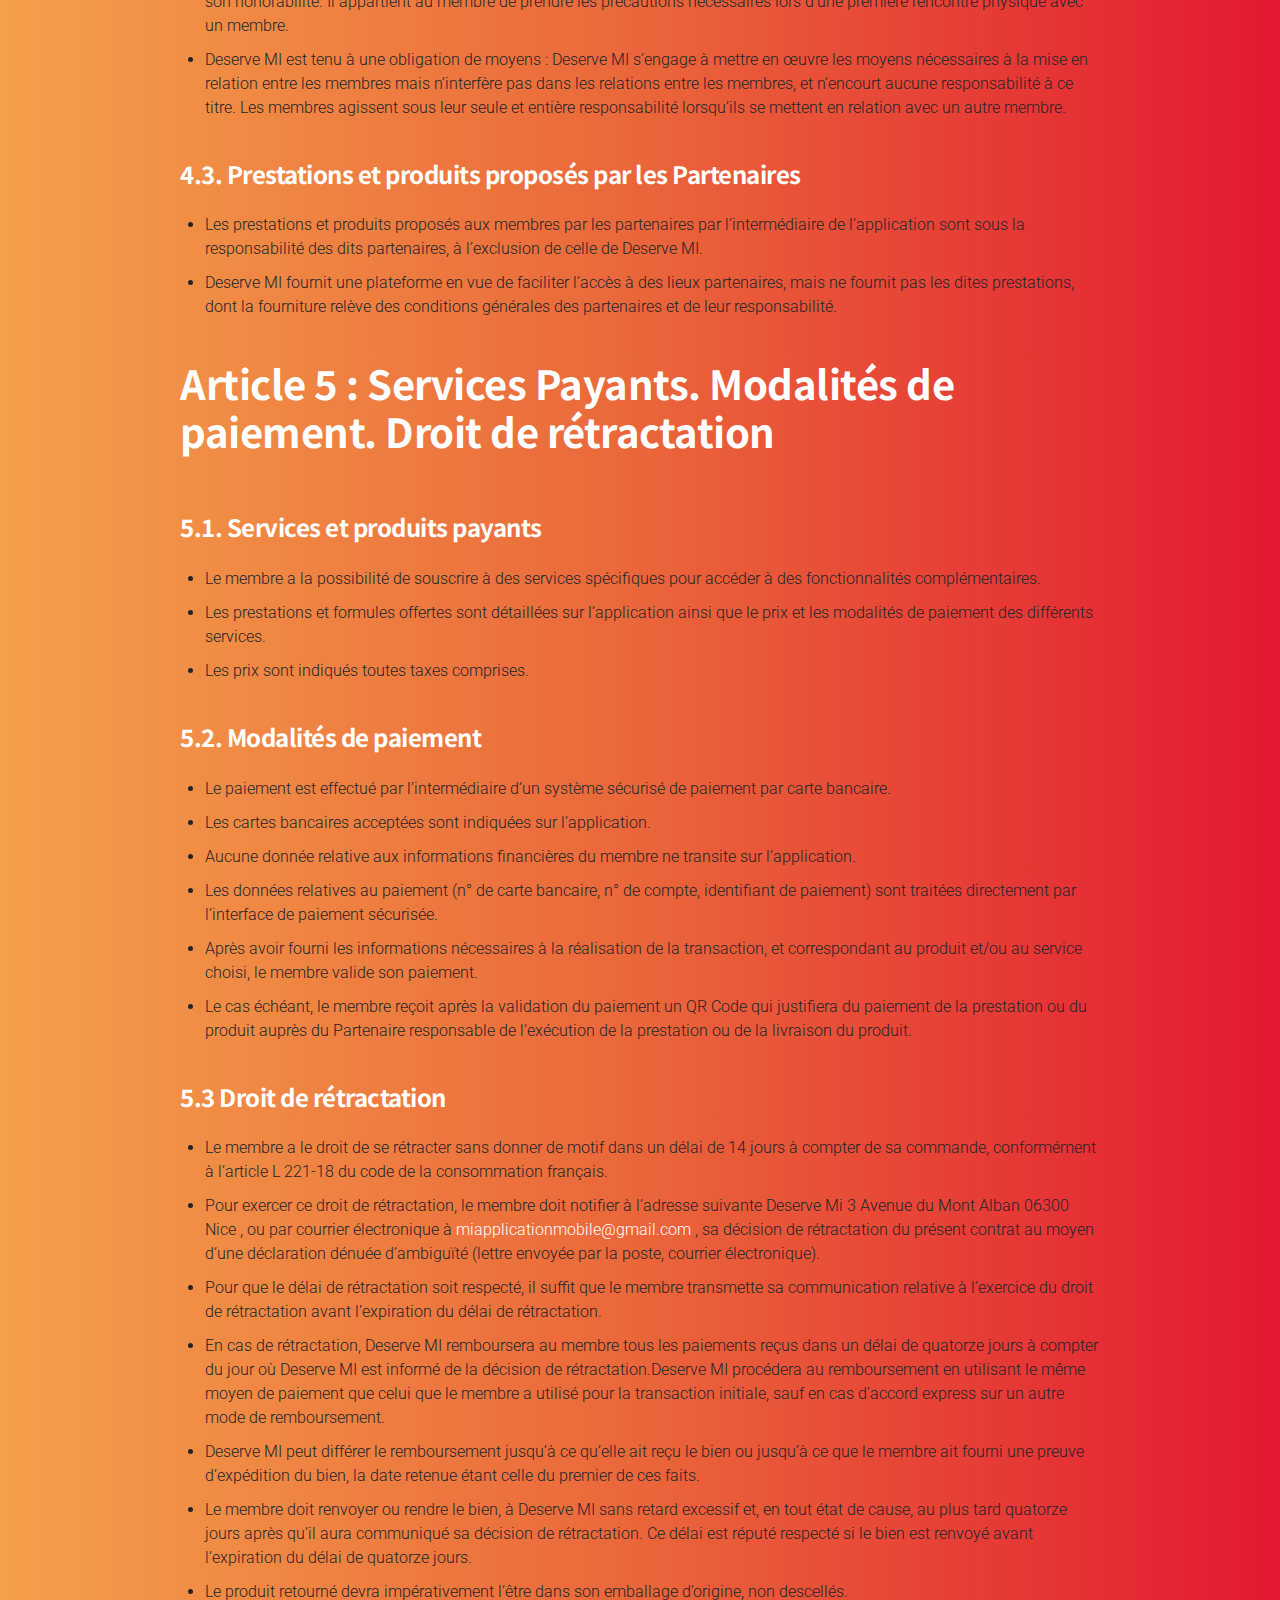
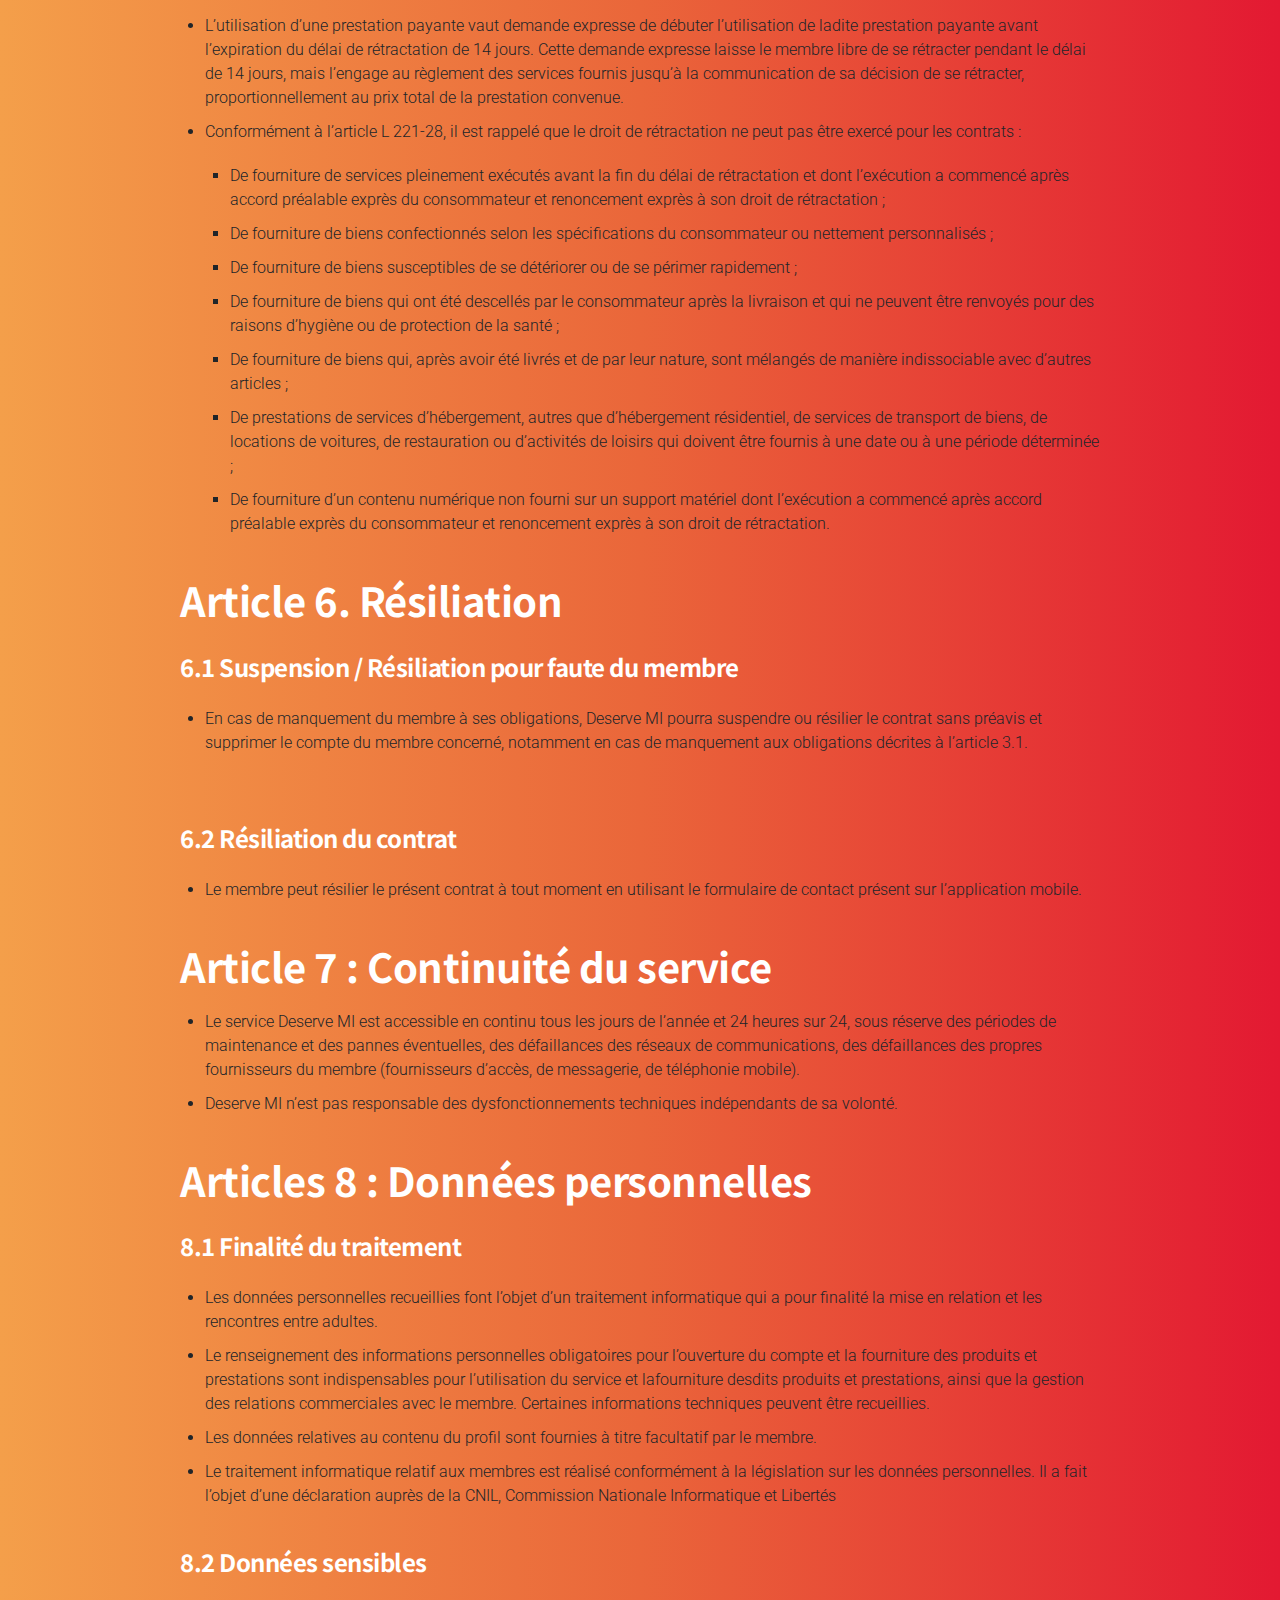
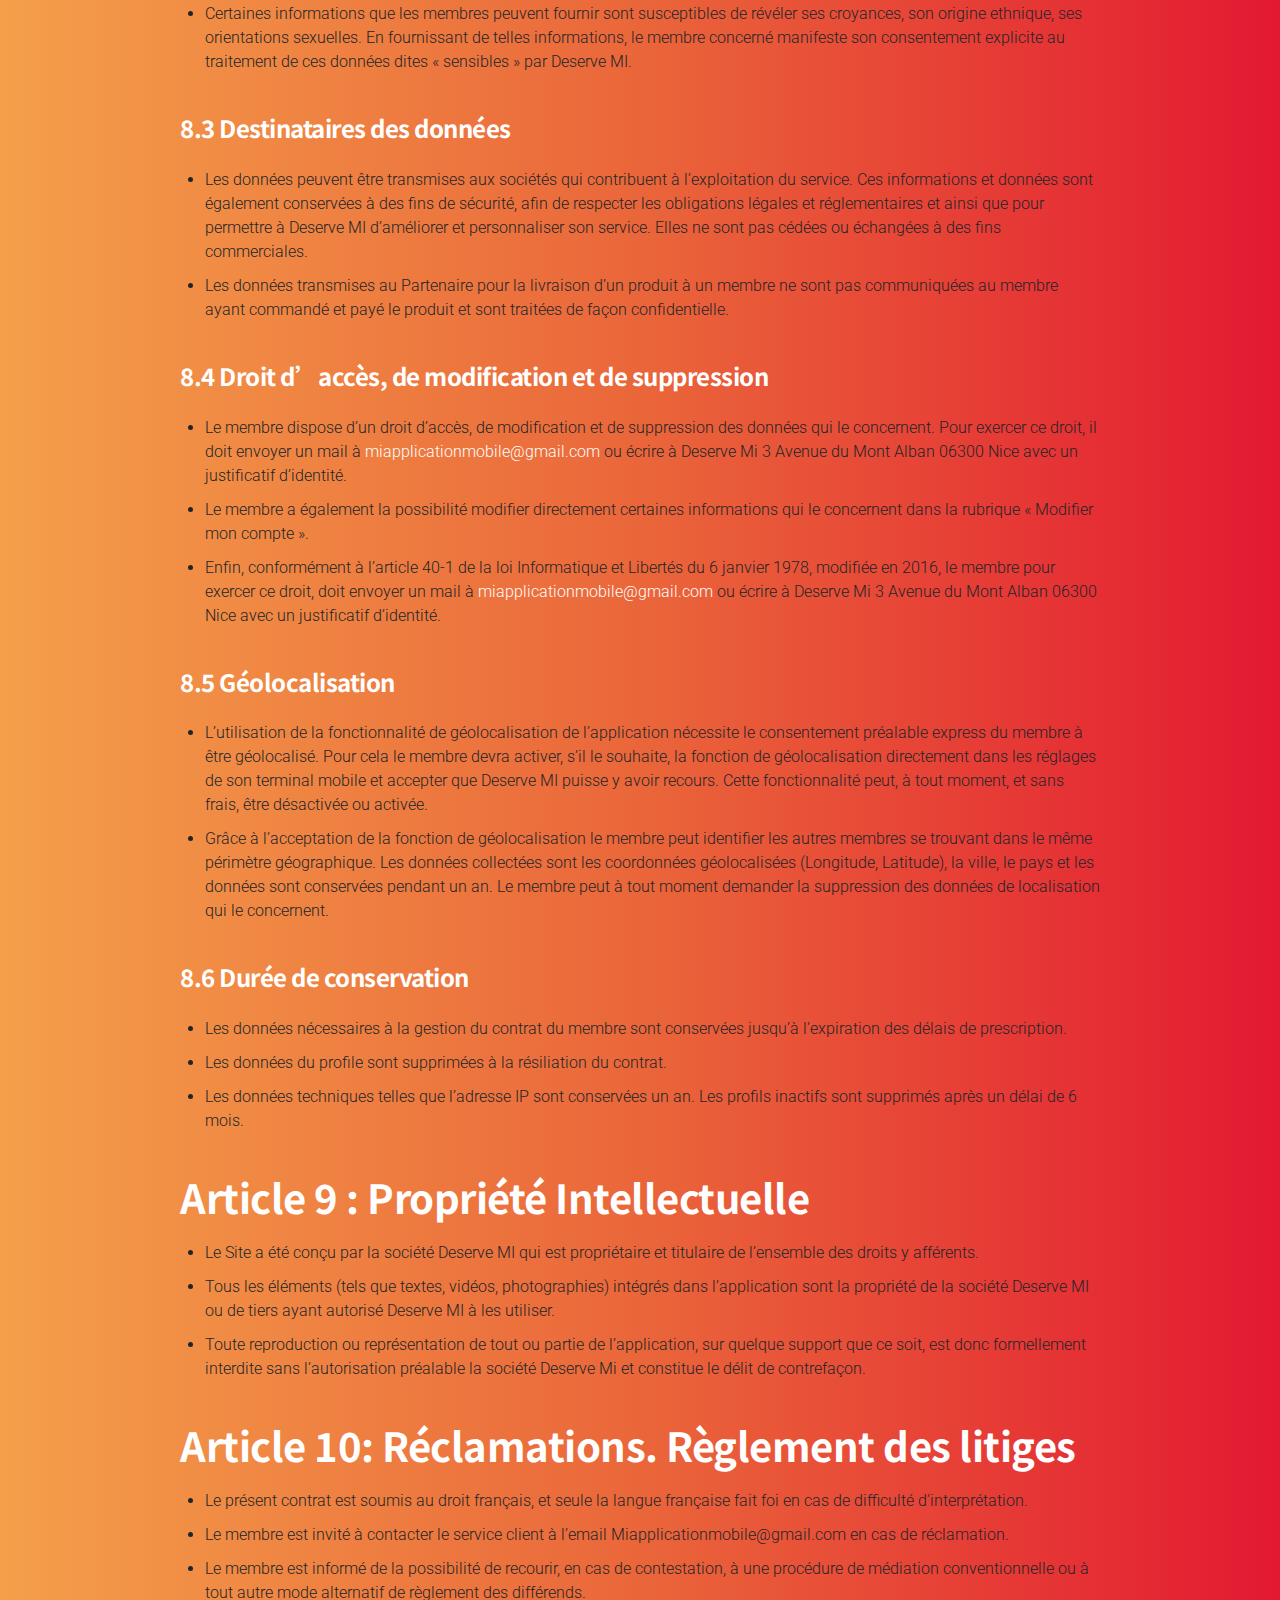
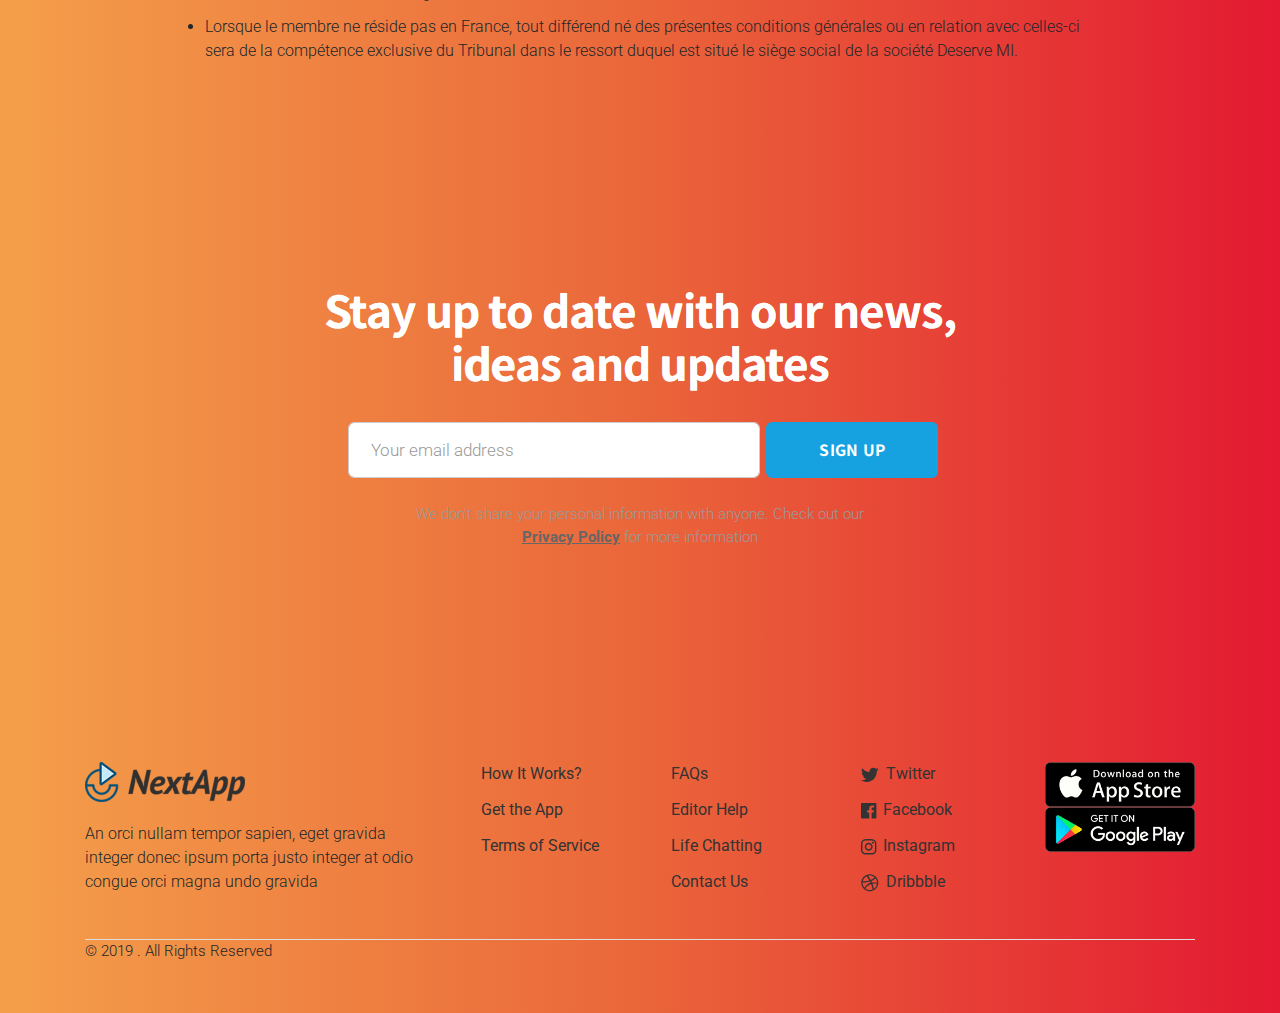
<file: terms.html>
<!DOCTYPE html>
<html lang="fr">



<head>



		<meta charset="utf-8">
		<meta http-equiv="X-UA-Compatible" content="IE=edge"/>
		<meta name="author" content="Deserve Mi"/>	
		<meta name="description" content="Site officiel Deserve Mi"/>
		<meta name="keywords" content="Responsive, HTML5 template, Mobile, application, One Page, Landing, Mobile App">	
		<meta name="viewport" content="width=device-width, initial-scale=1.0"/>
				
  		<!-- SITE TITLE -->
		<title>Deserve Mi</title>
							
		<!-- FAVICON AND TOUCH ICONS  -->
		<link rel="shortcut icon" href="images/favicon.ico" type="image/x-icon">
		<link rel="icon" href="images/favicon.ico" type="image/x-icon">
		<link rel="apple-touch-icon" sizes="152x152" href="images/apple-touch-icon-152x152.png">
		<link rel="apple-touch-icon" sizes="120x120" href="images/apple-touch-icon-120x120.png">
		<link rel="apple-touch-icon" sizes="76x76" href="images/apple-touch-icon-76x76.png">
		<link rel="apple-touch-icon" href="images/apple-touch-icon.png">

		<!-- GOOGLE FONTS -->
		<link href="https://fonts.googleapis.com/css?family=Roboto:300,400,500,700,900" rel="stylesheet"> 	
		<link href="https://fonts.googleapis.com/css?family=Noto+Sans+TC:300,400,500,700,900" rel="stylesheet"> 

		<!-- BOOTSTRAP CSS -->
		<link href="css/bootstrap.min.css" rel="stylesheet">
				
		<!-- FONT ICONS -->
		<link href="css/fontawesome.min.css" rel="stylesheet">			
		<link href="css/flaticon.css" rel="stylesheet">

		<!-- PLUGINS STYLESHEET -->
		<link href="css/magnific-popup.css" rel="stylesheet">	
		<link href="css/owl.carousel.min.css" rel="stylesheet">
		<link href="css/owl.theme.default.min.css" rel="stylesheet">
		<link href="css/slick.css" rel="stylesheet">
		<link href="css/slick-theme.css" rel="stylesheet">

		<!-- On Scroll Animations -->
		<link href="css/animate.css" rel="stylesheet">
				
		<!-- TEMPLATE CSS -->
		<link href="css/spinner.css" rel="stylesheet">
		<link href="css/style.css" rel="stylesheet">
		<link href="css/owl.carousel.css" rel="stylesheet">
		<link href="css/owl.theme.default.css" rel="stylesheet">

		<!-- RESPONSIVE CSS -->
		<link href="css/responsive.css" rel="stylesheet"> 

		<!-- OWL JAVASCRIPT -->
		<script src="js/owl.animate.js"></script>
		<script src="js/owl.carousel.js"></script>
	</head>




	<body>



		<!-- PRELOADER SPINNER
		============================================= -->		
		<div id="loader-wrapper">
			<div id="loader">
				<div class="cssload-spinner"></div>
			</div>
		</div>




		<!-- PAGE CONTENT
		============================================= -->	
		<div id="page" class="page">




	
			<!-- HEADER
			============================================= -->
			<header id="header" class="header">
					<nav class="navbar fixed-top navbar-expand-md hover-menu navbar-dark bg-tra white-scroll">
						<div class="container">
	
							<div class="clearfix container">
	
								<!-- LOGO IMAGE -->
								<!-- For Retina Ready displays take a image with double the amount of pixels that your image will be displayed (e.g 240 x 60 pixels) -->
								<a href="index.html" class="navbar-brand logo-black float-left"><img src="images/logo.png" alt="header-logo"></a>
								<a href="#hero-1" class="navbar-brand logo-white float-left"><img src="images/logo.png" alt="header-logo"></a>
								   <h5 class="title scroll white-scroll float-left">Deserve MI</h5>
							</div>
	
							 <!-- Responsive Menu Button -->
							 <button class="navbar-toggler" type="button" data-toggle="collapse" data-target="#navbarContent" aria-controls="navbarContent" aria-expanded="false" aria-label="Toggle navigation">
									<span class="navbar-bar-icon"><i class="fas fa-bars"></i></span>
							  </button>
	
	
							  <!-- Navigation Menu -->
							  <div id="navbarContent" class="collapse navbar-collapse">				  			
								   <ul class="navbar-nav ml-auto">
									 <li class="nav-item nl-simple"><a class="nav-link" href="#screens-1">Screenshots</a></li>	
									 <li class="nav-item nl-simple"><a class="nav-link" href="#pricing-1">Tarifs</a></li>
									 <li class="nav-item nl-simple"><a class="nav-link" href="#faqs-1">FAQs</a></li>					     								    
	
									<!-- AppStore Badge  -->
									<li class="nav-item">
										<a href="#" class="header-store">
											<img class="appstore-header" src="images/store_badges/appstore.png" alt="appstore-logo">
										</a>
									</li> 
																
									<!-- Google Play Badge -->
									<li class="nav-item">
										<a href="#" class="header-store">
											<img class="googleplay-header" src="images/store_badges/googleplay.png" alt="googleplay-logo">
										</a>
									</li> 
	
								  </ul>
	
							
	
							</div>	<!-- End Navigation Menu -->
	
	
						</div>	  <!-- End container -->
					</nav>	   <!-- End navbar -->
				</header>	<!-- END HEADER -->
	
	
	


			<!-- REVIEWS PAGE HERO
			============================================= -->	
			<div id="page-hero" class="bg-fixed page-hero-section division"></div>




			<!-- BREADCRUMB
			============================================= -->
			<div id="breadcrumb" class="division">
				<div class="container">
					<div class="row">

						<!-- BREADCRUMB NAV -->
						<div class="col">
							<nav aria-label="breadcrumb">
							  	<ol class="breadcrumb">
							    	<li class="breadcrumb-item"><a href="index.html">Accueil</a></li>
							    	<li class="breadcrumb-item active" aria-current="page">Conditions d'utilisation</li>
							  	</ol>
							</nav>
						</div> 

					</div>	 <!-- End row -->
				</div>	<!-- End container -->		
			</div>	<!-- END BREADCRUMB -->	
			



			<!-- TERMS & PRIVACY
			============================================= -->
			<section id="terms-1" class="wide-80 terms-section division">
				<div class="container">
					<div class="row">


						<!-- TERMS CONTENT -->
						<div class="col-md-10 offset-md-1">


							<!-- TERMS BOX -->
							<div class="terms-box">

								<!-- Terms Title-->
								<div class="terms-title">

									<!-- Text -->
									<p class="grey-color">Dernière mise à jour avril 2019</p>

									<h2>VEUILLEZ LIRE CES CONDITIONS D'UTILISATION DANS LEUR TOTALITE AVANT TOUTE UTILISATION.</h2>
									
									<ul class="terms-list">

										<li>Deserve MI est une application mobile de mise en relation et rencontre destinée aux adultes (Ci-après « l’application »).</li>
										
										<li>Deserve MI est un service fourni par la société Deserve MI, titulaire de la marque Deserve MI, ayant son siège social 
											3 avenue du Mont Alban 06300 Nice, RCS 831 039 235.</li>
										
										<li>Les présentes conditions générales régissent l’inscription à l’application et son utilisation.</li>
										<li> L’inscription à l’application s’effectue exclusivement sur application mobile.</li>
										<li> Le fait pour le membre de remplir le formulaire d’inscription figurant sur l’application mobile et de confirmer son 
											inscription en appuyant sur le bouton de validation et d’acceptation des conditions générales implique son acceptation 
											pleine et entière des présentes conditions d’utilisation, lesquelles seront seules applicables au contrat ainsi conclu.</li>
										<!-- Text -->
									</ul>
									
								</div>
							</div>


							<!-- TERMS BOX #1 -->
							<div class="terms-box">

								<!-- Title -->
								<h3 class="h3-sm">Article 1 : Modalités d’inscription à l’application</h3>

								<!-- List -->
								<ul class="terms-list">

									<li>Le membre désigne la personne physique majeure qui ouvre un compte sur l’application.
									</li>

									<li>Pour devenir membre de Deserve MI, l’utilisateur doit garantir être majeur, remplir leformulaire d’ouverture de compte (fourniture des informations
										 personnelles obligatoires),renseigner s’il le souhaite le questionnaire destiné à sa présentation sur l’application mobile 
										 (le profile) et approuver les présentes conditions générales.</li>

									<li>Le profile peut être complété ou modifié après l’inscription.</li>


								</ul>

							</div>


							<!-- TERMS BOX #2-2.1 -->
							<div class="terms-box">

								<!-- Title -->
								<h3 class="h3-sm">Article 2 : Caractère personnel de l’inscription et exactitude des informations fournies</h3><br>
								<h5 class="h5-xl"> 2.1. Caractère personnel de l’inscription et de l’identifiant et du mot de passe</h5>
							<!-- List -->
							<ul class="terms-list">
									

									<li>L’adhésion est personnelle et nominative, elle ne peut être ni transférée, ni prêtée, ni échangée, à quelque tiers que ce soit.</li>

									<li>Le mot de passe permettant au membre de se connecter à l’application et d’accéder aux services proposés est personnel et confidentiel. </li>

									<li>En conséquence, le membre s’engage à le conserver secret et à ne pas le divulguer ou partager sous quelque forme que ce soit.</li>

									<li>Le membre est seul responsable des accès faits sous ses identifiant et mot de passe. </li>
									<li> En cas de perte ou d’utilisation non autorisée du mot de passe par un tiers, le membre est tenu d’en informer Deserve MI dans les plus brefs délais.</li>
								</ul>

							</div>


							<!-- TERMS BOX #2.2 -->
							<div class="terms-box">

								<!-- Title -->
								<h5 class="h5-xl">2.2 Exactitude des informations fournies</h5>
								<ul class="terms-list">
									<li>Le membre s’engage à tenir ses coordonnées personnelles à jour, et à fournir des renseignements exacts et sincères sur lui-même.</li>
									<li> Il s’engage à mettre à jour sans délais les informations personnelles communiquées à Deserve MI pour s’inscrire à l’application.</li>
								</ul>

							</div>


							<!-- TERMS BOX #3-3.1 -->
							<div class="terms-box">

								<h3 class="h3-sm">Article 3 : Obligations et responsabilité du membre. </h3>
								
								<br>
								<br>
								<!-- Title -->
								<h5 class="h5-xl">3.1 Obligations du membre</h5>
								
								<ul class="terms-list">
									<li>En s’inscrivant au service Deserve MI, le membre autorise Deserve MI à diffuser sur l’application son profil, sa photographie et son annonce, à l’exclusion
										 de ses nom, prénom, adresse, téléphone, adresse e-mail, mot de passe qui sont destinés à la seule gestion administrative du compte du membre par Deserve MI 
										 et sont traités comme des informations confidentielles.</li>
									<li>Le membre s’engage à ne pas diffuser d’annonces, de photographie ou de messages, sous quelque forme que ce soit : à caractère injurieux, diffamatoire, raciste,
										 xénophobe, agressif, homophobe, obscène, pornographique et de manière générale à caractère illégal ou en violation des droits de tiers.</li>
									<li>Le membre s’engage à respecter les droits d’autrui et notamment les droits d’auteur, les droits des marques, le droit à l’image.</li>
									<li>Le membre s’engage à respecter la vie privée des autres membres, à agir avec courtoisie et respect à leur égard, et s’interdit tous actes de harcèlement,
										 menace, propagande, usurpation d’identité.</li>
									<li>Le membre s’interdit d’utiliser le service Deserve MI à des fins publicitaires et/ou commerciales. Le membre s’engage à ne pas utiliser le Service à des fins 
										de racolage ou de prostitution.</li>
									<li>Le membre s’engage à ne pas publier d’informations personnelles telles que nom, adresse, téléphone, adresse e-mail sur son profil.</li>
								</ul>

							</div>


							<!-- TERMS BOX #3.2 -->
							<div class="terms-box">

								<!-- Title -->
								<h5 class="h5-xl">3.2. Responsabilités du membre</h5>
							

								<!-- List -->
								<ul class="terms-list">
									
									<li>Le membre est seul responsable des informations communiquées en vue de l’établissement de son profil et/ou adressées aux autres membres.</li>

									<li>Le membre communique sous sa seule responsabilité ses coordonnées personnelles lors de ses rencontres avec les autres membres.</li>

									<li>Le membre est personnellement responsable de ses échanges avec les autres membres. A ce titre, le membre dégage Deserve MI de toute responsabilité concernant 
										les conséquences des communications et rencontres effectuées par l’intermédiaire de l’application.</li>

									<li>Le membre reconnaît et accepte de ne pouvoir invoquer la responsabilité de Deserve MI, pour tout dommage direct ou indirect lié à l’utilisation l’application 
										ou à l’impossibilité de l’utiliser, notamment si son attitude a contribué à la réalisation du dit dommage, ou en cas de non- respect, même partiel, 
										des présentes Conditions Générales d’Utilisation.</li>
								  	
								</ul>
							</div>


							<!-- TERMS BOX #6 -->
							<div class="terms-box">

								<h3 class="h3-sm">Article 4 : Droits et Obligations de Deserve MI. Limitation de responsabilité <br><br></h3>
								<!-- Title -->
								<h5 class="h5-xl">4.1. Droits de Deserve MI</h5>
								
								<ul class="terms-list">
									<li>Le membre est informé que son profil peut faire l’objet d’une modération et/ou d’un contrôle par Deserve MI et que les données qu’il transmet et son 
										comportement peuvent faire l’objet d’un signalement par un autre membre.</li>
									<li>Deserve MI se réserve le droit de supprimer tout contenu tel que photographie, annonce, de refuser une inscription et/ou des modifications du profil ou 
										de suspendre un compte pour tout motif légitime notamment afin de garantir le sérieux de l'application, ou en cas de violation par un membre de la législation 
										en vigueur ou des présentes Conditions Généralesd’Utilisation.</li>
									<li>Deserve MI s’engage à respecter l’anonymat de ses membres et la confidentialité de leurs correspondances privées et à ne pas communiquer à un autre membre 
										ses nom, prénom, adresse, téléphone, e-mail.</li>
									<li>Deserve MI s’engage à mettre en œuvre les mesures techniques et administratives adaptées pour protéger les données personnelles fournies par les membres.</li>
								</ul>


							</div>


							<!-- TERMS BOX #7 -->
							<div class="terms-box">

								<!-- Title -->
								<h5 class="h5-xl">4.2. Limitation de responsabilité de Deserve MI</h5>
								
								<ul class="terms-list">
									<li>Le membre renseigne sous sa seule responsabilité les informations nécessaires à son inscription ainsi qu’à la constitution et à la mise à jour de son profil. 
										Deserve MI a pour activité la fourniture de services de rencontre et d’échanges en ligne et n’a aucune obligation de vérifier l’identité réelle des membres
										 qui s’inscrivent sur l’application et/ou de contrôler leurs informations personnelles ou profiles.</li>
									<li>Deserve MI n’assume en conséquence aucune responsabilité sur l’exactitude des renseignements donnés par le membre et/ou son honorabilité. Il appartient au 
										membre de prendre les précautions nécessaires lors d’une première rencontre physique avec un membre.</li>
									<li>Deserve MI est tenu à une obligation de moyens : Deserve MI s’engage à mettre en œuvre les moyens nécessaires à la mise en relation entre les membres mais 
										n’interfère pas dans les relations entre les membres, et n’encourt aucune responsabilité à ce titre. Les membres agissent sous leur seule et entière 
										responsabilité lorsqu’ils se mettent en relation avec un autre membre.</li>

								</ul>

							</div>


							<!-- TERMS BOX #8 -->
							<div class="terms-box">

								<!-- Title -->
								<h5 class="h5-xl">4.3. Prestations et produits proposés par les Partenaires</h5>
								<ul class="terms-list">
									<li>Les prestations et produits proposés aux membres par les partenaires par l’intermédiaire de l’application sont sous la responsabilité des dits partenaires,
										 à l’exclusion de celle de Deserve MI.</li>
									<li> Deserve MI fournit une plateforme en vue de faciliter l’accès à des lieux partenaires, mais ne fournit pas les dites prestations, dont la fourniture relève 
										des conditions générales des partenaires et de leur responsabilité.</li>
								</ul>
							</div>


							<!-- TERMS BOX #9 -->
							<div class="terms-box">

								<h3 class="h3-sm">Article 5 : Services Payants. Modalités de paiement. Droit de rétractation</h3>
								<!-- Title -->
								<h5 class="h5-xl"> <br> <br>5.1. Services et produits payants</h5>
								<ul class="terms-list">
									<li>Le membre a la possibilité de souscrire à des services spécifiques pour accéder à des fonctionnalités complémentaires.</li>
									<li> Les prestations et formules offertes sont détaillées sur l’application ainsi que le prix et les modalités de paiement des différents services.</li>
									<li> Les prix sont indiqués toutes taxes comprises.</li>
								</ul>

							</div>


							<!-- TERMS BOX #10 -->
							<div class="terms-box">

								<!-- Title -->
								<h5 class="h5-xl">5.2. Modalités de paiement</h5>
								
							<ul class="terms-list">
								<li>Le paiement est effectué par l’intermédiaire d’un système sécurisé de paiement par carte bancaire.</li>
								<li> Les cartes bancaires acceptées sont indiquées sur l’application.</li>
								<li>Aucune donnée relative aux informations financières du membre ne transite sur l’application.</li>
								<li> Les données relatives au paiement (n° de carte bancaire, n° de compte, identifiant de paiement) sont traitées directement par l’interface de paiement sécurisée.</li>
								<li>Après avoir fourni les informations nécessaires à la réalisation de la transaction, et correspondant au produit et/ou au service choisi, le membre valide son 
									paiement.</li>
								<li> Le cas échéant, le membre reçoit après la validation du paiement un QR Code qui justifiera du paiement de la prestation ou du produit auprès du Partenaire 
									responsable de l’exécution de la prestation ou de la livraison du produit.</li>
							</ul>

							</div>


							<!-- TERMS BOX #11 -->
							<div class="terms-box">

								<!-- Title -->
								<h5 class="h5-xl">5.3 Droit de rétractation</h5>
								
							<ul class="terms-list">
								<li>Le membre a le droit de se rétracter sans donner de motif dans un délai de 14 jours à compter de sa commande, conformément à l’article L 221-18 du code de la
									 consommation français.</li>
								<li>Pour exercer ce droit de rétractation, le membre doit notifier à l’adresse suivante Deserve Mi 3 Avenue du Mont Alban 06300 Nice , ou par courrier électronique à 
									<a href="mailto:miapplicationmobile@gmail.com" style="color:white">miapplicationmobile@gmail.com</a> , sa décision de rétractation du présent contrat au moyen d’une 
									déclaration dénuée d’ambiguïté (lettre envoyée par la poste, courrier électronique).</li>
								<li>Pour que le délai de rétractation soit respecté, il suffit que le membre transmette sa communication relative à l’exercice du droit de rétractation avant 
									l’expiration du délai de rétractation.</li>
								<li>En cas de rétractation, Deserve MI remboursera au membre tous les paiements reçus dans un délai de quatorze jours à compter du jour où Deserve MI est informé de la 
									décision de rétractation.Deserve MI procédera au remboursement en utilisant le même moyen de paiement que celui que le membre a utilisé pour la transaction initiale, sauf en cas d’accord express sur un autre mode de remboursement.</li>
								<li>Deserve MI peut différer le remboursement jusqu’à ce qu’elle ait reçu le bien ou jusqu’à ce que le membre ait fourni une preuve d’expédition du bien, la date retenue
									 étant celle du premier de ces faits.</li>
								<li>Le membre doit renvoyer ou rendre le bien, à Deserve MI sans retard excessif et, en tout état de cause, au plus tard quatorze jours après qu’il aura communiqué 
									sa décision de rétractation. Ce délai est réputé respecté si le bien est renvoyé avant l’expiration du délai de quatorze jours.</li>
								<li>Le produit retourné devra impérativement l’être dans son emballage d’origine, non descellés.</li>
								<li>L’utilisation d’une prestation payante vaut demande expresse de débuter l’utilisation de ladite prestation payante avant l’expiration du délai de rétractation de 14 jours.
									 Cette demande expresse laisse le membre libre de se rétracter pendant le délai de 14 jours, mais l’engage au règlement des services fournis jusqu’à la communication de sa décision de se rétracter, proportionnellement au prix total de la prestation convenue.</li>
								<li>Conformément à l’article L 221-28, il est rappelé que le droit de rétractation ne peut pas être exercé pour les contrats : 
									<ul class="terms-list" style="list-style-type:square">
										<li> De fourniture de services pleinement exécutés avant la fin du délai de rétractation et dont l’exécution a commencé après accord préalable exprès
											 du consommateur et renoncement exprès à son droit de rétractation ;</li>
										<li> De fourniture de biens confectionnés selon les spécifications du consommateur ou nettement personnalisés ;</li>
										<li>De fourniture de biens susceptibles de se détériorer ou de se périmer rapidement ;</li>
										<li>De fourniture de biens qui ont été descellés par le consommateur après la livraison et qui ne peuvent être renvoyés pour des raisons d’hygiène 
											ou de protection de la santé ;</li>
										<li>De fourniture de biens qui, après avoir été livrés et de par leur nature, sont mélangés de manière indissociable avec d’autres articles ;</li>
										<li>De prestations de services d’hébergement, autres que d’hébergement résidentiel, de services de transport de biens, de locations de voitures, 
											de restauration ou d’activités de loisirs qui doivent être fournis à une date ou à une période déterminée ;</li>
										<li>De fourniture d’un contenu numérique non fourni sur un support matériel dont l’exécution a commencé après accord préalable exprès du consommateur 
											et renoncement exprès à son droit de rétractation.</li>
									</ul>
								</li>


							</ul>

							</div>

							<div class="terms-box">
								<h3 class="h3-sm">Article 6. Résiliation <br></h3>

								<h5 class="h5-xl"><br> 6.1 Suspension / Résiliation pour faute du membre </h5>
								<ul class="terms-list">
									<li>En cas de manquement du membre à ses obligations, Deserve MI pourra suspendre ou résilier le contrat sans préavis et supprimer le compte du membre concerné, 
										notamment en cas de manquement aux obligations décrites à l’article 3.1.</li>
								</ul>
							</div>
							<div class="terms-box">

								<h5 class="h5-xl"><br> 6.2 Résiliation du contrat </h5>
								<ul class="terms-list">
									<li>Le membre peut résilier le présent contrat à tout moment en utilisant le formulaire de contact présent sur l’application mobile.</li>
								</ul>
							</div>
							<div class="terms-box">
								<h3 class="h3-sm">Article 7 : Continuité du service<br></h3>

								<ul class="terms-list">
									<li>Le service Deserve MI est accessible en continu tous les jours de l’année et 24 heures sur 24, sous réserve des périodes de maintenance et des pannes 
										éventuelles, des défaillances des réseaux de communications, des défaillances des propres fournisseurs du membre (fournisseurs d’accès, de messagerie,
										 de téléphonie mobile). </li> 
									<li>Deserve MI n’est pas responsable des dysfonctionnements techniques indépendants de sa volonté.</li>
								</ul>
							</div>
							<div class="terms-box">
								<h3 class="h3-sm">Articles 8 : Données personnelles<br></h3>

								<h5 class="h5-xl"> <br> 8.1 Finalité du traitement</h5>

								<ul class="terms-list">
									<li>Les données personnelles recueillies font l’objet d’un traitement informatique qui a pour finalité la mise en relation et les rencontres entre adultes.</li> 
									<li> Le renseignement des informations personnelles obligatoires pour l’ouverture du compte et la fourniture des produits et prestations sont indispensables
										 pour l’utilisation du service et lafourniture desdits produits et prestations, ainsi que la gestion des relations commerciales avec le membre. 
										 Certaines informations techniques peuvent être recueillies.</li>
									<li>Les données relatives au contenu du profil sont fournies à titre facultatif par le membre.</li>
									<li>Le traitement informatique relatif aux membres est réalisé conformément à la législation sur les données personnelles. Il a fait l’objet d’une déclaration 
										auprès de la CNIL, Commission Nationale Informatique et Libertés</li>
								</ul>
							</div>
							<div class="terms-box">
								<h5 class="h5-xl">8.2 Données sensibles<br></h5>

								<ul class="terms-list">
									<li>Certaines informations que les membres peuvent fournir sont susceptibles de révéler ses croyances, son origine ethnique, ses orientations sexuelles.
										 En fournissant de telles informations, le membre concerné manifeste son consentement explicite au traitement de ces données dites « sensibles » par
										  Deserve MI.</li>
								</ul>
							</div>
							<div class="terms-box">
								<h5 class="h5-xl">8.3 Destinataires des données<br></h5>

								<ul class="terms-list">
									<li>Les données peuvent être transmises aux sociétés qui contribuent à l’exploitation du service. Ces informations et données sont également conservées à des 
										fins de sécurité, afin de respecter les obligations légales et réglementaires et ainsi que pour permettre à Deserve MI d’améliorer et personnaliser son 
										service. Elles ne sont pas cédées ou échangées à des fins commerciales.</li>
									<li>Les données transmises au Partenaire pour la livraison d’un produit à un membre ne sont pas communiquées au membre ayant commandé et payé le produit et
										 sont traitées de façon confidentielle.</li>
								</ul>
							</div>
							<div class="terms-box">
								<h5 class="h5-xl">8.4 Droit d’accès, de modification et de suppression<br></h5>

								<ul class="terms-list">
									<li>Le membre dispose d’un droit d’accès, de modification et de suppression des données qui le concernent. Pour exercer ce droit, il doit envoyer un mail à
										 <a style="color:white" href="mailto:Miapplicationmobile@gmail.com">miapplicationmobile@gmail.com</a> ou écrire à Deserve Mi 3 Avenue du Mont Alban 06300 Nice
										  avec un justificatif d’identité.</li>
									<li>Le membre a également la possibilité modifier directement certaines informations qui le concernent dans la rubrique « Modifier mon compte ».</li>
									<li>Enfin, conformément à l’article 40-1 de la loi Informatique et Libertés du 6 janvier 1978, modifiée en 2016, le membre pour exercer ce droit, doit envoyer un mail
										 à <a style="color:white" href="mailto:Miapplicationmobile@gmail.com">miapplicationmobile@gmail.com</a> ou écrire à Deserve Mi 3 Avenue du Mont Alban 06300 Nice 
										 avec un justificatif d’identité.</li>
									</ul>
								</div>
								<div class="terms-box">
									<h5 class="h5-xl">8.5 Géolocalisation<br></h5>

								<ul class="terms-list">
									<li>L’utilisation de la fonctionnalité de géolocalisation de l’application nécessite le consentement préalable express du membre à être géolocalisé. 
										Pour cela le membre devra activer, s’il le souhaite, la fonction de géolocalisation directement dans les réglages de son terminal mobile et accepter 
										que Deserve MI puisse y avoir recours. Cette fonctionnalité peut, à tout moment, et sans frais, être désactivée ou activée.</li>
									<li>Grâce à l’acceptation de la fonction de géolocalisation le membre peut identifier les autres membres se trouvant dans le même périmètre géographique. 
										Les données collectées sont les coordonnées géolocalisées (Longitude, Latitude), la ville, le pays et les données sont conservées pendant un an. 
										Le membre peut à tout moment demander la suppression des données de localisation qui le concernent.</li>
								</ul>

							</div>
								<div class="terms-box">
									<h5 class="h5-xl">8.6 Durée de conservation<br></h5>

								<ul class="terms-list">
									<li>Les données nécessaires à la gestion du contrat du membre sont conservées jusqu’à l’expiration des délais de prescription.</li>
									<li>Les données du profile sont supprimées à la résiliation du contrat.</li>
									<li>Les données techniques telles que l’adresse IP sont conservées un an. Les profils inactifs sont supprimés après un délai de 6 mois.</li>	
								</ul>

							</div>
								<div class="terms-box">
									<h3 class="h3-sm">Article 9 : Propriété Intellectuelle <br></h3>

								<ul class="terms-list">
									<li>Le Site a été conçu par la société Deserve MI qui est propriétaire et titulaire de l’ensemble des droits y afférents.</li>
									<li>Tous les éléments (tels que textes, vidéos, photographies) intégrés dans l’application sont la propriété de la société Deserve MI ou de tiers ayant autorisé 
										Deserve MI à les utiliser.</li>
									<li>Toute reproduction ou représentation de tout ou partie de l’application, sur quelque support que ce soit, est donc formellement interdite sans l’autorisation
										 préalable la société Deserve Mi et constitue le délit de contrefaçon.</li>	
								</ul>

							</div>
								<div class="terms-box">
									<h3 class="h3-sm">Article 10: Réclamations. Règlement des litiges <br></h3>

								<ul class="terms-list">
									<li>Le présent contrat est soumis au droit français, et seule la langue française fait foi en cas de difficulté d’interprétation.</li>
									<li>Le membre est invité à contacter le service client à l’email Miapplicationmobile@gmail.com en cas de réclamation.</li>
									<li>Le membre est informé de la possibilité de recourir, en cas de contestation, à une procédure de médiation conventionnelle ou à tout autre mode alternatif de 
										règlement des différends.</li>	
									<li>Lorsque le membre ne réside pas en France, tout différend né des présentes conditions générales ou en relation avec celles-ci sera de la compétence exclusive
										 du Tribunal dans le ressort duquel est situé le siège social de la société Deserve MI.</li>
								</ul>

							</div>

						</div>	<!-- END TERMS CONTENT -->	


					</div>     <!-- End row -->		
				</div>	    <!-- End container -->
			</section>	 <!-- END TERMS & PRIVACY -->




			<!-- NEWSLETTER-2
			============================================= -->
			<section id="newsletter-2" class="bg-lightgrey wide-80 newsletter-section division">
				<div class="container">


					<!-- SECTION TITLE -->	
					<div class="row">	
						<div class="col-lg-10 offset-lg-1 section-title">	
							<h3 class="h3-lg">Stay up to date with our news, ideas and updates</h3>									
						</div>
					</div>


					<!-- NEWSLETTER FORM -->
					<div class="row">
						<div class="col-md-10 col-lg-8 offset-md-1 offset-lg-2">
							<div class="newsletter-txt text-center">
								<form class="newsletter-form">
											
									<div class="input-group">
										<input type="email" class="form-control" placeholder="Your email address" required id="s-email">								
										<span class="input-group-btn">
											<button type="submit" class="btn btn-blue black-hover">Sign Up</button>
										</span>										
									</div>

									<!-- Small Text -->
									<p class="p-sm">We don’t share your personal information with anyone. Check out our 
									   <a href="#">Privacy Policy</a> for more information
									</p>

									<!-- Newsletter Form Notification -->	
									<label for="s-email" class="form-notification"></label>
												
								</form>							
							</div>
						</div>
					</div>	  <!-- END NEWSLETTER FORM -->


				</div>	   <!-- End container -->	
			</section>	<!-- END NEWSLETTER-2 -->
			



			<!-- FOOTER-1
			============================================= -->
			<footer id="footer-1" class="wide-50 footer division">
				<div class="container">


					<!-- FOOTER CONTENT -->
					<div class="row">


						<!-- FOOTER INFO -->
						<div class="col-xl-4">
							<div class="footer-info mb-40">

								<!-- Footer Logo -->	
								<!-- For Retina Ready displays take a image, with double the amount of pixels that your image will be displayed (e.g 330 x 80 pixels) -->
								<img src="images/footer-logo.png" width="160" height="40" alt="footer-logo">
								
								<!-- Text -->	
								<p class="mt-20">An orci nullam tempor sapien, eget gravida integer donec ipsum porta
								   justo integer at odio congue orci magna undo gravida
								</p>

							</div>	
						</div>


						<!-- FOOTER LINKS -->
						<div class="col-md-3 col-xl-2">
							<div class="footer-links">

								<!-- Footer Links -->
								<ul class="foo-links clearfix">
									<li><p><a href="#">How It Works?</a></p></li>
									<li><p><a href="#">Get the App</a></p></li>
									<li><p><a href="#">Terms of Service</a></p></li>
								</ul>							

							</div>	
						</div>


						<!-- FOOTER LINKS -->
						<div class="col-md-3 col-xl-2">
							<div class="footer-links">

								<!-- Footer Links -->
								<ul class="foo-links clearfix">
									<li><p><a href="#">FAQs</a></p></li>									
									<li><p><a href="#">Editor Help</a></p></li>							
									<li><p><a href="#">Life Chatting</a></p></li>
									<li><p><a href="#">Contact Us</a></p></li>
								</ul>						

							</div>	
						</div>


						<!-- FOOTER LINKS -->
						<div class="col-md-3 col-xl-2">
							<div class="footer-links">

								<!-- Footer Links -->
								<ul class="foo-links clearfix">
									<li><p><a href="#"><i class="fab fa-twitter"></i> Twitter</a></p></li>									
									<li><p><a href="#"><i class="fab fa-facebook"></i> Facebook</a></p></li>							
									<li><p><a href="#"><i class="fab fa-instagram"></i> Instagram</a></p></li>
									<li><p><a href="#"><i class="fab fa-dribbble"></i> Dribbble</a></p></li>
								</ul>

							</div>	
						</div>


						<!-- FOOTER STORE BADGES -->
						<div class="col-md-3 col-xl-2">													
							<div class="footer-stores-badge text-right mb-40">

								<!-- AppStore -->
								<a href="#" class="store">
									<img class="appstore-original" src="images/store_badges/appstore.png" alt="appstore-logo" />
								</a>
													
								<!-- Google Play -->
								<a href="#" class="store">
									<img class="googleplay-original" src="images/store_badges/googleplay.png" alt="googleplay-logo" />
								</a>
												
								<!-- Aamazon Market 
								<a href="#" class="store">
									<img class="amazon-original" src="images/store_badges/amazon.png" alt="amazon-logo" />
								</a>  -->
																					
								<!-- Windows Market  
								<a href="#" class="store">
									<img class="windows-original" src="images/store_badges/windows.png" alt="windows-logo" />
								</a> -->
													
							</div>
						</div>	<!-- END FOOTER STORE BADGES -->

					
					</div>	 <!-- END FOOTER CONTENT -->

					
					<!-- BOTTOM FOOTER -->
					<div class="bottom-footer">
						<div class="row">

							<!-- FOOTER COPYRIGHT -->
							<div class="col-md-12">
								<div class="footer-copyright">
									<p class="p-sm">&copy; 2019 . All Rights Reserved</p>
								</div>
							</div>

						</div>
					</div>	<!-- END BOTTOM FOOTER -->


				</div>	    <!-- End container -->
			</footer>	<!-- END FOOTER-1 -->
		


		
		</div>	<!-- END PAGE CONTENT -->




		<!-- EXTERNAL SCRIPTS
		============================================= -->	
		<script src="js/jquery-3.3.1.min.js"></script>
		<script src="js/bootstrap.min.js"></script>	
		<script src="js/fontawesome.min.js"></script>	
		<script src="js/modernizr.custom.js"></script>
		<script src="js/jquery.easing.js"></script>
		<script src="js/retina.js"></script>	
		<script src="js/jquery.appear.js"></script>
		<script src="js/jquery.stellar.min.js"></script>	
		<script src="js/jquery.scrollto.js"></script>		
		<script src="js/imagesloaded.pkgd.min.js"></script>
		<script src="js/isotope.pkgd.min.js"></script>
		<script src="js/slick.min.js"></script>
		<script src="js/owl.carousel.min.js"></script>
		<script src="js/jquery.magnific-popup.min.js"></script>
		<script src="js/contact-form.js"></script>
		<script src="js/quick-form.js"></script>
		<script src="js/comment-form.js"></script>	
		<script src="js/jquery.validate.min.js"></script>
		<script src="js/jquery.ajaxchimp.min.js"></script>	
		<script src="js/wow.js"></script>	
				
		<!-- Custom Script -->		
		<script src="js/custom.js"></script>

		<!-- <script>
			new WOW().init();
		</script> -->	

		<!-- HTML5 shim, for IE6-8 support of HTML5 elements. All other JS at the end of file. -->
		<!-- [if lt IE 9]>
			<script src="js/html5shiv.js" type="text/javascript"></script>
			<script src="js/respond.min.js" type="text/javascript"></script>
		<![endif] -->
									
		<!-- Google Analytics: Change UA-XXXXX-X to be your site's ID. Go to http://www.google.com/analytics/ for more information. -->															
		<!--
		<script>
			var _gaq = _gaq || [];
			_gaq.push(['_setAccount', 'UA-XXXXX-X']);
			_gaq.push(['_trackPageview']);

			(function() {
				var ga = document.createElement('script'); ga.type = 'text/javascript'; ga.async = true;
				ga.src = ('https:' == document.location.protocol ? 'https://ssl' : 'http://www') + '.google-analytics.com/ga.js';
				var s = document.getElementsByTagName('script')[0]; s.parentNode.insertBefore(ga, s);
			})();
		</script>
		-->


	</body>



</html>
</file>
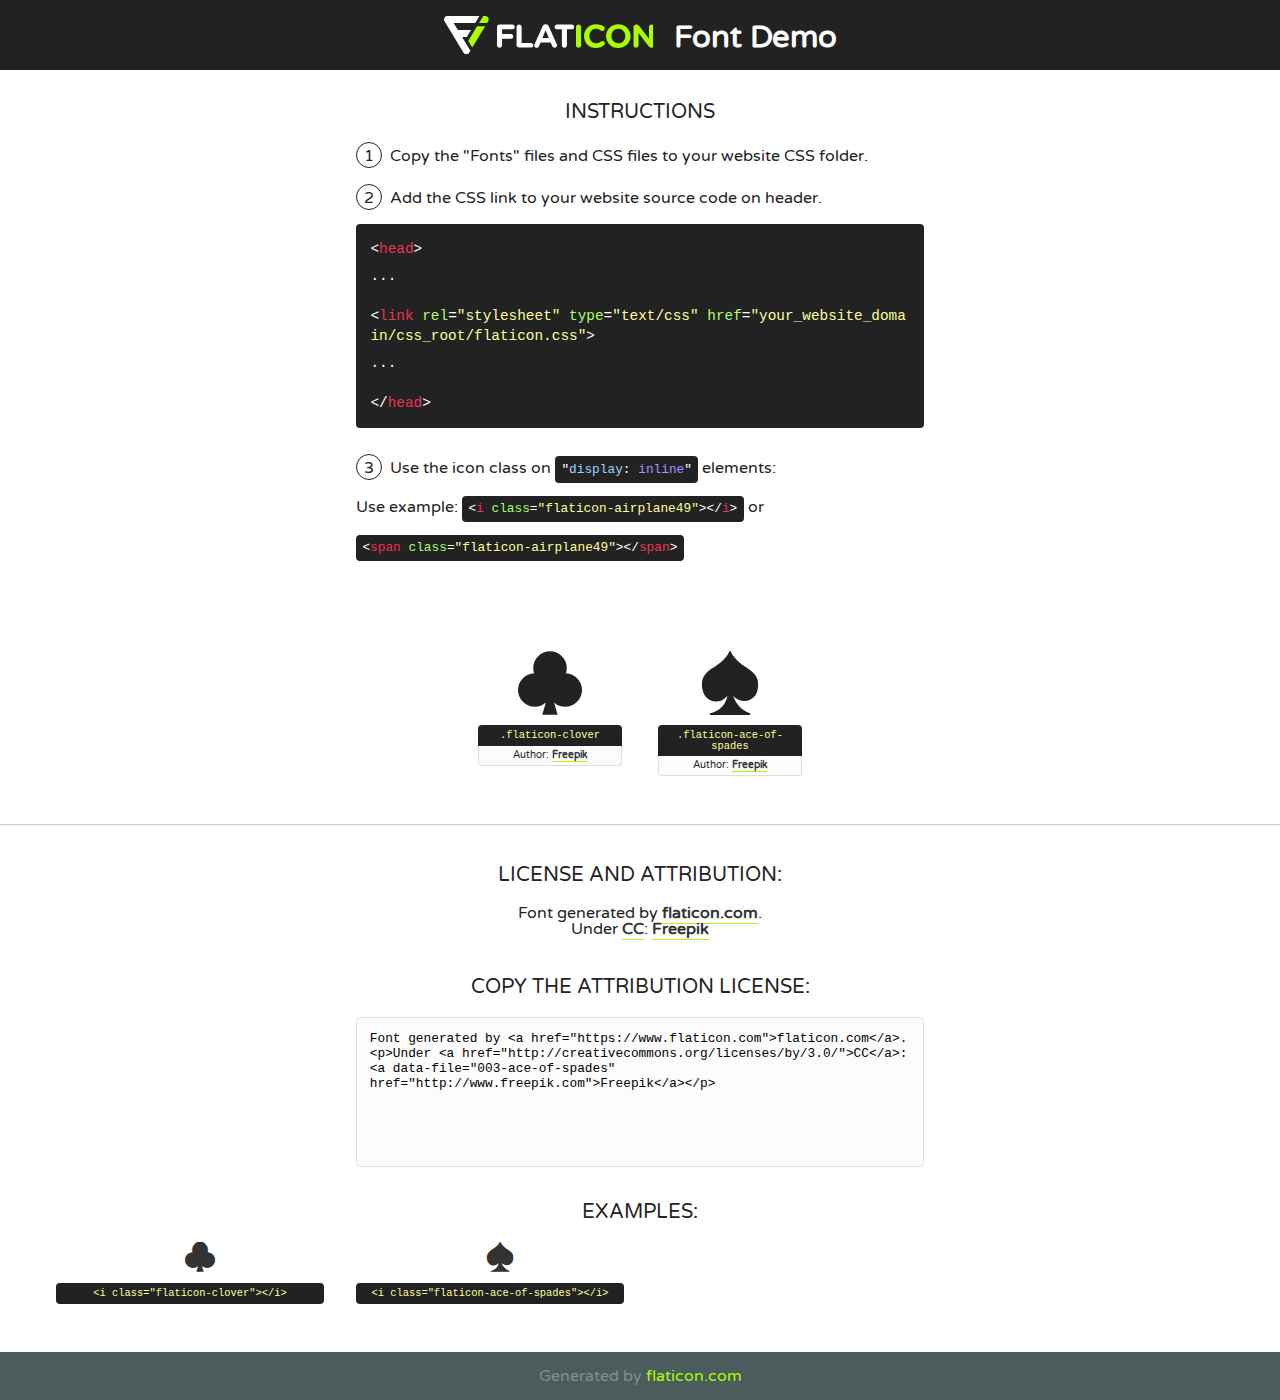
<file: my-icons-collection/font/flaticon.html>
<!DOCTYPE html>
<!--
  Flaticon icon font: Flaticon
  Creation date: 03/05/2019 14:43
-->
<html>
<!DOCTYPE html>
<html>

<head>
    <title>Flaticon WebFont</title>
    <link href="http://fonts.googleapis.com/css?family=Varela+Round" rel="stylesheet" type="text/css" />
    <link rel="stylesheet" type="text/css" href="flaticon.css">
    <meta charset="UTF-8">
    <style>
    html, body, div, span, applet, object, iframe,
    h1, h2, h3, h4, h5, h6, p, blockquote, pre,
    a, abbr, acronym, address, big, cite, code,
    del, dfn, em, img, ins, kbd, q, s, samp,
    small, strike, strong, sub, sup, tt, var,
    b, u, i, center,
    dl, dt, dd, ol, ul, li,
    fieldset, form, label, legend,
    table, caption, tbody, tfoot, thead, tr, th, td,
    article, aside, canvas, details, embed, 
    figure, figcaption, footer, header, hgroup, 
    menu, nav, output, ruby, section, summary,
    time, mark, audio, video {
        margin: 0;
        padding: 0;
        border: 0;
        font-size: 100%;
        font: inherit;
        vertical-align: baseline;
    }
    /* HTML5 display-role reset for older browsers */
    article, aside, details, figcaption, figure, 
    footer, header, hgroup, menu, nav, section {
        display: block;
    }
    body {
        line-height: 1;
    }
    ol, ul {
        list-style: none;
    }
    blockquote, q {
        quotes: none;
    }
    blockquote:before, blockquote:after,
    q:before, q:after {
        content: '';
        content: none;
    }
    table {
        border-collapse: collapse;
        border-spacing: 0;
    }
    body {
        font-family: 'Varela Round', Helvetica, Arial, sans-serif;
        font-size: 16px;
        color: #222;
    }
    a {
        color: #333;
        border-bottom: 1px solid #a9fd00;
        font-weight: bold;
        text-decoration: none;
    }
    * {
        -moz-box-sizing: border-box;
        -webkit-box-sizing: border-box;
        box-sizing: border-box;
        margin: 0;
        padding: 0;
    }
    [class^="flaticon-"]:before, [class*=" flaticon-"]:before, [class^="flaticon-"]:after, [class*=" flaticon-"]:after {
        font-family: Flaticon;
        font-size: 30px;
        font-style: normal;
        margin-left: 20px;
        color: #333;
    }
    .wrapper {
        max-width: 600px;
        margin: auto;
        padding: 0 1em;
    }
    .title {
        font-size: 1.25em;
        text-align: center;
        margin-bottom: 1em;
        text-transform: uppercase;
    }
    header {
        text-align: center;
        background-color: #222;
        color: #fff;
        padding: 1em;
    }
    header .logo {
        width: 210px;
        height: 38px;
        display: inline-block;
        vertical-align: middle;
        margin-right: 1em;
        border: none;
    }
    header strong {
        font-size: 1.95em;
        font-weight: bold;
        vertical-align: middle;
        margin-top: 5px;
        display: inline-block;
    }
    .demo {
        margin: 2em auto;
        line-height: 1.25em;
    }
    .demo ul li {
        margin-bottom: 1em;
    }
    .demo ul li .num {
        color: #222;
        border-radius: 20px;
        display: inline-block;
        width: 26px;
        padding: 3px;
        height: 26px;
        text-align: center;
        margin-right: 0.5em;
        border: 1px solid #222;
    }
    .demo ul li code {
        background-color: #222;
        border-radius: 4px;
        padding: 0.25em 0.5em;
        display: inline-block;
        color: #fff;
        font-family: Consolas,Monaco,Lucida Console,Liberation Mono,DejaVu Sans Mono,Bitstream Vera Sans Mono,Courier New, monospace;
        font-weight: lighter;
        margin-top: 1em;
        font-size: 0.8em;
        word-break: break-all;
    }
    .demo ul li code.big {
        padding: 1em;
        font-size: 0.9em;
    }
    .demo ul li code .red {
        color: #EF3159;
    }
    .demo ul li code .green {
        color: #ACFF65;
    }
    .demo ul li code .yellow {
        color: #FFFF99;
    }
    .demo ul li code .blue {
        color: #99D3FF;
    }
    .demo ul li code .purple {
        color: #A295FF;
    }
    .demo ul li code .dots {
        margin-top: 0.5em;
        display: block;
    }
    #glyphs {
        border-bottom: 1px solid #ccc;
        padding: 2em 0;
        text-align: center;
    }
    .glyph {
        display: inline-block;
        width: 9em;
        margin: 1em;
        text-align: center;
        vertical-align: top;
        background: #FFF;
    }
    .glyph .glyph-icon {
        padding: 10px;
        display: block;
        font-family:"Flaticon";
        font-size: 64px;
        line-height: 1;
    }
    .glyph .glyph-icon:before {
        font-size: 64px;
        color: #222;
        margin-left: 0;
    }
    .class-name {
        font-size: 0.65em;
        background-color: #222;
        color: #fff;
        border-radius: 4px 4px 0 0;
        padding: 0.5em;
        color: #FFFF99;
        font-family: Consolas,Monaco,Lucida Console,Liberation Mono,DejaVu Sans Mono,Bitstream Vera Sans Mono,Courier New, monospace;
    }
    .author-name {
        font-size: 0.6em;
        background-color: #fcfcfd;
        border: 1px solid #DEDEE4;
        border-top: 0;
        border-radius: 0 0 4px 4px;
        padding: 0.5em;
    }
    .class-name:last-child {
        font-size: 10px;
        color:#888;
    }
    .class-name:last-child a {
        font-size: 10px;
        color:#555;
    }
    .class-name:last-child a:hover {
        color:#a9fd00;
    }
    .glyph > input {
        display: block;
        width: 100px;
        margin: 5px auto;
        text-align: center;
        font-size: 12px;
        cursor: text;
    }
    .glyph > input.icon-input {
        font-family:"Flaticon";
        font-size: 16px;
        margin-bottom: 10px;
    }
    .attribution .title {
        margin-top: 2em;
    }
    .attribution textarea {
        background-color: #fcfcfd;
        padding: 1em;
        border: none;
        box-shadow: none;
        border: 1px solid #DEDEE4;
        border-radius: 4px;
        resize: none;
        width: 100%;
        height: 150px;
        font-size: 0.8em;
        font-family: Consolas,Monaco,Lucida Console,Liberation Mono,DejaVu Sans Mono,Bitstream Vera Sans Mono,Courier New, monospace;
        -webkit-appearance: none;
    }
    .iconsuse {
        margin: 2em auto;
        text-align: center;
        max-width: 1200px;
    }
    .iconsuse:after {
        content: '';
        display: table;
        clear: both;
    }
    .iconsuse .image {
        float: left;
        width: 25%;
        padding: 0 1em;
    }
    .iconsuse .image p {
        margin-bottom: 1em;
    }
    .iconsuse .image span {
        display: block;
        font-size: 0.65em;
        background-color: #222;
        color: #fff;
        border-radius: 4px;
        padding: 0.5em;
        color: #FFFF99;
        margin-top: 1em;
        font-family: Consolas,Monaco,Lucida Console,Liberation Mono,DejaVu Sans Mono,Bitstream Vera Sans Mono,Courier New, monospace;
    }
    #footer {
        text-align: center;
        background-color: #4C5B5C;
        color: #7c9192;
        padding: 1em;
    }
    #footer a {
        border: none;
        color: #a9fd00;
        font-weight: normal;
    }
    @media (max-width: 960px) {
        .iconsuse .image {
            width: 50%;
        }
    }
    @media (max-width: 560px) {
        .iconsuse .image {
            width: 100%;
        }
    }
    </style>
</head>

<body class="characters-off">

    <header>
        <a href="https://www.flaticon.com" target="_blank" class="logo">
            <svg version="1.1" xmlns="http://www.w3.org/2000/svg" xmlns:xlink="http://www.w3.org/1999/xlink" xmlns:a="http://ns.adobe.com/AdobeSVGViewerExtensions/3.0/" viewBox="0 0 560.875 102.036" enable-background="new 0 0 560.875 102.036" xml:space="preserve">
                <defs>
                </defs>
                <g>
                    <g class="letters">
                        <path fill="#ffffff" d="M141.596,29.675c0-3.777,2.985-6.767,6.764-6.767h34.438c3.426,0,6.15,2.728,6.15,6.15
                        c0,3.43-2.724,6.149-6.15,6.149h-27.674v13.091h23.719c3.429,0,6.151,2.724,6.151,6.15c0,3.43-2.723,6.149-6.151,6.149h-23.719
                        v17.574c0,3.773-2.986,6.761-6.764,6.761c-3.779,0-6.764-2.989-6.764-6.761V29.675z"></path>
                        <path fill="#ffffff" d="M193.844,29.149c0-3.781,2.985-6.767,6.764-6.767c3.776,0,6.763,2.985,6.763,6.767v42.957h25.039
                        c3.426,0,6.149,2.726,6.149,6.153c0,3.425-2.723,6.15-6.149,6.15h-31.802c-3.779,0-6.764-2.986-6.764-6.768V29.149z"></path>
                        <path fill="#ffffff" d="M241.891,75.71l21.438-48.407c1.492-3.341,4.215-5.357,7.906-5.357h0.792
                        c3.686,0,6.323,2.017,7.815,5.357l21.439,48.407c0.436,0.967,0.701,1.845,0.701,2.723c0,3.602-2.809,6.501-6.414,6.501
                        c-3.161,0-5.269-1.845-6.499-4.655l-4.132-9.661h-27.059l-4.301,10.102c-1.144,2.631-3.426,4.214-6.237,4.214
                        c-3.517,0-6.24-2.81-6.24-6.325C241.1,77.64,241.451,76.677,241.891,75.71z M279.932,58.666l-8.521-20.297l-8.526,20.297H279.932
                        z"></path>
                        <path fill="#ffffff" d="M314.864,35.387H301.86c-3.429,0-6.239-2.813-6.239-6.238c0-3.429,2.811-6.24,6.239-6.24h39.533
                        c3.426,0,6.237,2.811,6.237,6.24c0,3.425-2.811,6.238-6.237,6.238h-13.001v42.785c0,3.773-2.99,6.761-6.764,6.761
                        c-3.779,0-6.764-2.989-6.764-6.761V35.387z"></path>
                        <path fill="#A9FD00" d="M352.615,29.149c0-3.781,2.985-6.767,6.767-6.767c3.774,0,6.761,2.985,6.761,6.767v49.024
                        c0,3.773-2.987,6.761-6.761,6.761c-3.781,0-6.767-2.989-6.767-6.761V29.149z"></path>
                        <path fill="#A9FD00" d="M374.132,53.836v-0.179c0-17.481,13.178-31.801,32.065-31.801c9.22,0,15.459,2.458,20.557,6.238
                        c1.402,1.054,2.637,2.985,2.637,5.357c0,3.692-2.985,6.59-6.681,6.59c-1.845,0-3.071-0.702-4.044-1.319
                        c-3.776-2.813-7.729-4.393-12.562-4.393c-10.364,0-17.831,8.611-17.831,19.154v0.173c0,10.542,7.291,19.329,17.831,19.329
                        c5.715,0,9.492-1.756,13.359-4.834c1.049-0.874,2.458-1.491,4.039-1.491c3.429,0,6.325,2.813,6.325,6.236
                        c0,2.106-1.056,3.78-2.282,4.834c-5.539,4.834-12.036,7.733-21.878,7.733C387.572,85.464,374.132,71.493,374.132,53.836z"></path>
                        <path fill="#A9FD00" d="M433.009,53.836v-0.179c0-17.481,13.79-31.801,32.766-31.801c18.981,0,32.592,14.143,32.592,31.628v0.173
                        c0,17.483-13.785,31.807-32.769,31.807C446.625,85.464,433.009,71.32,433.009,53.836z M484.224,53.836v-0.179
                        c0-10.539-7.725-19.326-18.626-19.326c-10.893,0-18.449,8.611-18.449,19.154v0.173c0,10.542,7.73,19.329,18.626,19.329
                        C476.676,72.986,484.224,64.378,484.224,53.836z"></path>
                        <path fill="#A9FD00" d="M506.233,29.321c0-3.774,2.99-6.763,6.767-6.763h1.401c3.252,0,5.183,1.583,7.029,3.953l26.093,34.265
                        V29.059c0-3.692,2.99-6.677,6.681-6.677c3.683,0,6.671,2.985,6.671,6.677v48.934c0,3.78-2.987,6.765-6.764,6.765h-0.436
                        c-3.257,0-5.188-1.581-7.034-3.953l-27.056-35.492v32.944c0,3.687-2.985,6.676-6.678,6.676c-3.683,0-6.673-2.989-6.673-6.676
                        V29.321z"></path>
                    </g>
                    <g class="insignia">
                        <path fill="#ffffff" d="M48.372,56.137h12.517l11.156-18.537H37.186L25.688,18.539h57.825L94.668,0H9.271
                        C5.925,0,2.842,1.801,1.198,4.716c-1.644,2.907-1.593,6.482,0.134,9.343l50.38,83.501c1.678,2.781,4.689,4.476,7.938,4.476
                        c3.246,0,6.257-1.695,7.935-4.476l2.898-4.804L48.372,56.137z"></path>
                        <g class="i">
                            <path fill="#A9FD00" d="M93.575,18.539h0.031v0.004l21.652,0.004l2.705-4.488c1.727-2.861,1.778-6.436,0.133-9.343
                            C116.454,1.801,113.371,0,110.026,0h-5.294L93.575,18.539z"></path>
                            <polygon fill="#A9FD00" points="88.291,27.356 64.725,66.486 75.519,84.404 109.942,27.356"></polygon>
                        </g>
                    </g>
                </g>
            </svg>
        </a>
        <strong>Font Demo</strong>
    </header>


    <section class="demo wrapper">

        <p class="title">Instructions</p>

        <ul>
            <li>
                <span class="num">1</span>Copy the "Fonts" files and CSS files to your website CSS folder.
            </li>
            <li>
                <span class="num">2</span>Add the CSS link to your website source code on header.
                <code class="big">
                    &lt;<span class="red">head</span>&gt;
                    <br/><span class="dots">...</span>
                    <br/>&lt;<span class="red">link</span> <span class="green">rel</span>=<span class="yellow">"stylesheet"</span> <span class="green">type</span>=<span class="yellow">"text/css"</span> <span class="green">href</span>=<span class="yellow">"your_website_domain/css_root/flaticon.css"</span>&gt;
                    <br/><span class="dots">...</span>
                    <br/>&lt;/<span class="red">head</span>&gt;
                </code>
            </li>

            <li>
                <p>
                    <span class="num">3</span>Use the icon class on <code>"<span class="blue">display</span>:<span class="purple"> inline</span>"</code> elements:
                    <br />
                    Use example: <code>&lt;<span class="red">i</span> <span class="green">class</span>=<span class="yellow">&quot;flaticon-airplane49&quot;</span>&gt;&lt;/<span class="red">i</span>&gt;</code> or <code>&lt;<span class="red">span</span> <span class="green">class</span>=<span class="yellow">&quot;flaticon-airplane49&quot;</span>&gt;&lt;/<span class="red">span</span>&gt;</code>
            </li>
        </ul>

    </section>




   <section id="glyphs">          
    
      
        <div class="glyph"><div class="glyph-icon flaticon-clover"></div>
            <div class="class-name">.flaticon-clover</div>
            <div class="author-name">Author: <a data-file="002-clover" href="http://www.freepik.com">Freepik</a> </div> 
        </div>        
        
        <div class="glyph"><div class="glyph-icon flaticon-ace-of-spades"></div>
            <div class="class-name">.flaticon-ace-of-spades</div>
            <div class="author-name">Author: <a data-file="003-ace-of-spades" href="http://www.freepik.com">Freepik</a> </div> 
        </div>        
        

    </section>



    <section class="attribution wrapper"   style="text-align:center;">

      <div class="title">License and attribution:</div><div class="attrDiv">Font generated by <a href="https://www.flaticon.com">flaticon.com</a>. <div><p>Under <a href="http://creativecommons.org/licenses/by/3.0/">CC</a>: <a data-file="003-ace-of-spades" href="http://www.freepik.com">Freepik</a></p>  </div>
      </div>
      <div class="title">Copy the Attribution License:</div>

    <textarea onclick="this.focus();this.select();">Font generated by &lt;a href=&quot;https://www.flaticon.com&quot;&gt;flaticon.com&lt;/a&gt;. <p>Under <a href="http://creativecommons.org/licenses/by/3.0/">CC</a>: <a data-file="003-ace-of-spades" href="http://www.freepik.com">Freepik</a></p>  
     </textarea>

    </section>

    <section class="iconsuse">

          <div class="title">Examples:</div>            
             
            <div class="image">
                <p>
                    <i class="glyph-icon flaticon-clover"></i> 
                    <span>&lt;i class=&quot;flaticon-clover&quot;&gt;&lt;/i&gt;</span>
                </p>
            </div>
            
            <div class="image">
                <p>
                    <i class="glyph-icon flaticon-ace-of-spades"></i> 
                    <span>&lt;i class=&quot;flaticon-ace-of-spades&quot;&gt;&lt;/i&gt;</span>
                </p>
            </div>
                       
        </div>
                            
    </section>

<div id="footer">
    <div>Generated by <a href="https://www.flaticon.com">flaticon.com</a>
    </div>
</div>



</body>
</html>
</file>
<file: css/flaticon.css>
/*
  	Flaticon icon font: Flaticon
  	Creation date: 06/11/2018 08:06
  	*/

@font-face {
  font-family: "Flaticon";
  src: url("../fonts/Flaticon.eot");
  src: url("../fonts/Flaticon.eot?#iefix") format("embedded-opentype"),
       url("../fonts/Flaticon.woff") format("woff"),
       url("../fonts/Flaticon.ttf") format("truetype"),
       url("../fonts/Flaticon.svg#Flaticon") format("svg");
  font-weight: normal;
  font-style: normal;
}

@media screen and (-webkit-min-device-pixel-ratio:0) {
  @font-face {
    font-family: "Flaticon";
    src: url("../fonts/Flaticon.svg#Flaticon") format("svg");
  }
}

[class^="flaticon-"]:before, [class*=" flaticon-"]:before,
[class^="flaticon-"]:after, [class*=" flaticon-"]:after {   
  font-family: Flaticon;
  font-size: 20px;
  font-style: normal;
  margin-left: 0;
}

.flaticon-001-info:before { content: "\f100"; }
.flaticon-002-checked:before { content: "\f101"; }
.flaticon-003-checked-1:before { content: "\f102"; }
.flaticon-004-tap:before { content: "\f103"; }
.flaticon-005-user:before { content: "\f104"; }
.flaticon-006-user-1:before { content: "\f105"; }
.flaticon-007-user-2:before { content: "\f106"; }
.flaticon-008-add:before { content: "\f107"; }
.flaticon-009-add-1:before { content: "\f108"; }
.flaticon-010-add-user:before { content: "\f109"; }
.flaticon-011-add-user-1:before { content: "\f10a"; }
.flaticon-012-add-2:before { content: "\f10b"; }
.flaticon-013-airplane:before { content: "\f10c"; }
.flaticon-014-calendar:before { content: "\f10d"; }
.flaticon-015-approved:before { content: "\f10e"; }
.flaticon-016-inbox:before { content: "\f10f"; }
.flaticon-017-pie-chart:before { content: "\f110"; }
.flaticon-018-trophy:before { content: "\f111"; }
.flaticon-019-reset:before { content: "\f112"; }
.flaticon-020-reset-1:before { content: "\f113"; }
.flaticon-021-battery:before { content: "\f114"; }
.flaticon-022-block-user:before { content: "\f115"; }
.flaticon-023-block:before { content: "\f116"; }
.flaticon-024-block-1:before { content: "\f117"; }
.flaticon-025-bluetooth:before { content: "\f118"; }
.flaticon-026-star:before { content: "\f119"; }
.flaticon-027-calendar-1:before { content: "\f11a"; }
.flaticon-028-phone-call:before { content: "\f11b"; }
.flaticon-029-photo-camera:before { content: "\f11c"; }
.flaticon-030-minus:before { content: "\f11d"; }
.flaticon-031-calendar-2:before { content: "\f11e"; }
.flaticon-032-minus-1:before { content: "\f11f"; }
.flaticon-033-checked-2:before { content: "\f120"; }
.flaticon-034-cloud:before { content: "\f121"; }
.flaticon-035-coding:before { content: "\f122"; }
.flaticon-036-chat:before { content: "\f123"; }
.flaticon-037-compass:before { content: "\f124"; }
.flaticon-038-wrench:before { content: "\f125"; }
.flaticon-039-settings:before { content: "\f126"; }
.flaticon-040-puzzle:before { content: "\f127"; }
.flaticon-041-bar-chart:before { content: "\f128"; }
.flaticon-042-line-chart:before { content: "\f129"; }
.flaticon-043-wall-clock:before { content: "\f12a"; }
.flaticon-044-wall-clock-1:before { content: "\f12b"; }
.flaticon-045-delete:before { content: "\f12c"; }
.flaticon-046-delete-1:before { content: "\f12d"; }
.flaticon-047-delete-2:before { content: "\f12e"; }
.flaticon-048-responsive:before { content: "\f12f"; }
.flaticon-049-coding-1:before { content: "\f130"; }
.flaticon-050-brightness:before { content: "\f131"; }
.flaticon-051-brightness-1:before { content: "\f132"; }
.flaticon-052-moon:before { content: "\f133"; }
.flaticon-053-minus-2:before { content: "\f134"; }
.flaticon-054-sim-card:before { content: "\f135"; }
.flaticon-055-home:before { content: "\f136"; }
.flaticon-056-edit:before { content: "\f137"; }
.flaticon-057-edit-1:before { content: "\f138"; }
.flaticon-058-warning:before { content: "\f139"; }
.flaticon-059-favorite:before { content: "\f13a"; }
.flaticon-060-filter:before { content: "\f13b"; }
.flaticon-061-fingerprint:before { content: "\f13c"; }
.flaticon-062-flash:before { content: "\f13d"; }
.flaticon-063-folder:before { content: "\f13e"; }
.flaticon-064-menu:before { content: "\f13f"; }
.flaticon-065-gps:before { content: "\f140"; }
.flaticon-066-headphones:before { content: "\f141"; }
.flaticon-067-headset:before { content: "\f142"; }
.flaticon-068-help:before { content: "\f143"; }
.flaticon-069-text:before { content: "\f144"; }
.flaticon-070-worldwide:before { content: "\f145"; }
.flaticon-071-pin:before { content: "\f146"; }
.flaticon-072-location:before { content: "\f147"; }
.flaticon-073-target:before { content: "\f148"; }
.flaticon-074-padlock:before { content: "\f149"; }
.flaticon-075-image:before { content: "\f14a"; }
.flaticon-076-menu-1:before { content: "\f14b"; }
.flaticon-077-chat-1:before { content: "\f14c"; }
.flaticon-078-chat-2:before { content: "\f14d"; }
.flaticon-079-sort:before { content: "\f14e"; }
.flaticon-080-more:before { content: "\f14f"; }
.flaticon-081-link:before { content: "\f150"; }
.flaticon-082-more-1:before { content: "\f151"; }
.flaticon-083-music:before { content: "\f152"; }
.flaticon-084-music-1:before { content: "\f153"; }
.flaticon-085-mute:before { content: "\f154"; }
.flaticon-086-file:before { content: "\f155"; }
.flaticon-087-file-1:before { content: "\f156"; }
.flaticon-088-notification:before { content: "\f157"; }
.flaticon-089-notification-1:before { content: "\f158"; }
.flaticon-090-settings-1:before { content: "\f159"; }
.flaticon-091-shirt:before { content: "\f15a"; }
.flaticon-092-printer:before { content: "\f15b"; }
.flaticon-093-shield:before { content: "\f15c"; }
.flaticon-094-shield-1:before { content: "\f15d"; }
.flaticon-095-remove:before { content: "\f15e"; }
.flaticon-096-like:before { content: "\f15f"; }
.flaticon-097-notification-2:before { content: "\f160"; }
.flaticon-098-padlock-1:before { content: "\f161"; }
.flaticon-099-diskette:before { content: "\f162"; }
.flaticon-100-power:before { content: "\f163"; }
.flaticon-101-crop:before { content: "\f164"; }
.flaticon-102-search:before { content: "\f165"; }
.flaticon-103-keyhole:before { content: "\f166"; }
.flaticon-104-settings-2:before { content: "\f167"; }
.flaticon-105-share:before { content: "\f168"; }
.flaticon-106-power-1:before { content: "\f169"; }
.flaticon-107-sim-card-1:before { content: "\f16a"; }
.flaticon-108-sim-card-2:before { content: "\f16b"; }
.flaticon-109-sort-1:before { content: "\f16c"; }
.flaticon-110-speaker:before { content: "\f16d"; }
.flaticon-111-storage:before { content: "\f16e"; }
.flaticon-112-sync:before { content: "\f16f"; }
.flaticon-113-timeout:before { content: "\f170"; }
.flaticon-114-unlock:before { content: "\f171"; }
.flaticon-115-smartphone:before { content: "\f172"; }
.flaticon-116-play-button:before { content: "\f173"; }
.flaticon-117-video-camera:before { content: "\f174"; }
.flaticon-118-play-button-1:before { content: "\f175"; }
.flaticon-119-visibility:before { content: "\f176"; }
.flaticon-120-wifi:before { content: "\f177"; }
</file>
<file: css/spinner.css>
/* PRELOAD SPINNER */

#loader-wrapper {
  position: fixed;
  top: 0;
  left: 0;
  width: 100%;
  height: 100%;
  z-index: 1000;
  background-color: #f5f5f5;
}

#loader {
  display: block;
  position: relative;
  top: 50%;
  transform: translateY(-50%);
}

.cssload-spinner {
  position: absolute;
  width: 68px;
  height: 68px;
  left: 50%;
  margin-left: -34px;
  margin-top: -34px;
}
.cssload-spinner:after, .cssload-spinner:before {
  position: absolute;
  content: "";
  border: 4px solid rgb(56,155,242);
  width: 64px;
  height: 64px;
}

.cssload-spinner:after {
  animation: cssload-spinner1 2.5s linear infinite;
   -o-animation: cssload-spinner1 2.5s linear infinite;
  -ms-animation: cssload-spinner1 2.5s linear infinite;
  -webkit-animation: cssload-spinner1 2.5s linear infinite;
  -moz-animation: cssload-spinner1 2.5s linear infinite;
}
.cssload-spinner:before {
  width: 88px;
  height: 88px;
  margin-left: -13.5px;
  margin-top: -13.5px;
  animation: cssload-spinner2 2.5s linear infinite;
  -o-animation: cssload-spinner2 2.5s linear infinite;
  -ms-animation: cssload-spinner2 2.5s linear infinite;
  -webkit-animation: cssload-spinner2 2.5s linear infinite;
  -moz-animation: cssload-spinner2 2.5s linear infinite;
}


@keyframes cssload-spinner1 {
  from {
    transform: rotate(0deg);
  }
  to {
    transform: rotate(360deg);
  }
}

@-o-keyframes cssload-spinner1 {
  from {
    -o-transform: rotate(0deg);
  }
  to {
    -o-transform: rotate(360deg);
  }
}

@-ms-keyframes cssload-spinner1 {
  from {
    -ms-transform: rotate(0deg);
  }
  to {
    -ms-transform: rotate(360deg);
  }
}

@-webkit-keyframes cssload-spinner1 {
  from {
    -webkit-transform: rotate(0deg);
  }
  to {
    -webkit-transform: rotate(360deg);
  }
}

@-moz-keyframes cssload-spinner1 {
  from {
    -moz-transform: rotate(0deg);
  }
  to {
    -moz-transform: rotate(360deg);
  }
}

@keyframes cssload-spinner2 {
  from {
    transform: rotate(0deg);
  }
  to {
    transform: rotate(-360deg);
  }
}

@-o-keyframes cssload-spinner2 {
  from {
    -o-transform: rotate(0deg);
  }
  to {
    -o-transform: rotate(-360deg);
  }
}

@-ms-keyframes cssload-spinner2 {
  from {
    -ms-transform: rotate(0deg);
  }
  to {
    -ms-transform: rotate(-360deg);
  }
}

@-webkit-keyframes cssload-spinner2 {
  from {
    -webkit-transform: rotate(0deg);
  }
  to {
    -webkit-transform: rotate(-360deg);
  }
}

@-moz-keyframes cssload-spinner2 {
  from {
    -moz-transform: rotate(0deg);
  }
  to {
    -moz-transform: rotate(-360deg);
  }
}
</file>
<file: css/style.css>
/* ===========================================================================
  IMAGES
  =========================================================================== */ 
  #owl-images .owl-item div{
    /* padding:5px; */
    margin: none;
    padding: none;
  }
  #textAccueil{
    font-style: italic;
    width: 80% !important;
    top: 5%;
  }
  #owl-images .owl-item img{
    display: inline-block;
    width: auto;
    height: 60vh;
    margin: none;
    padding: none;
    -webkit-border-radius: 3px;
    -moz-border-radius: 3px;
    border-radius: 3px;
  }
  .centered{
    margin: auto;
  }

  #stores{
    position: relative;top: -100px;left: 50%; display:inline-block;
  }
  @media screen and(min-width:1500px){
    #img1{
      background-color: #00a9ed;
      margin-left: 50%;
    }
  }
  @media screen and (max-width: 640px){
    .text-left{
      width: 80%;
    }
    h2{
      color:red;
    }
    #logo{
     width: 50px !important;
     left: -40%;
     position: relative;
    }
    #tels{top: -5vh;position: relative;
    }
   
    .mobile-hide{
      display: none;
    }
    #img1{
      width: 60%;
    }
    #img2{
      width: 60%;
      left: 5% !important;
    }
    #textAccueil{
      left: -10%;
    }
    #stores{
      /* background-color: #00a9ed; */
      left: 0;
      top: 40%;
      margin-top: 10%;
      position: relative;
    }
    .stores-logo{
      width: 70%;
    }
  }
  #img1
  {
    transform:rotate(10deg);display: block;left: 30% !important;
  }
  #img2{
    transform:rotate(-20deg);display: block;left:-20%;
  }
/*   
.img2{
  transform:  rotate( -20deg);
  z-index: 10;
  float: left;
  right:  200px;
  width: 50%;
  position: absolute;
} */

.imgs{display: block;}
/* ===========================================================================
  01. GENERAL & BASIC STYLES
  =========================================================================== */ 

html {
  -webkit-font-smoothing: antialiased;
  font-size: 16px;
  background-image:linear-gradient(right, rgba(244,159,74),rgba(234,102,58),rgba(227,25,50));
} 
 
body {
  font-family: 'Roboto', 'Helvetica Neue', Helvetica, Arial, sans-serif;
  background-image:linear-gradient(to right, rgba(244,159,74),rgba(234,102,58),rgba(227,25,50));
  font-weight: 300;
}

/*------------------------------------------------------------------*/
/*  IE10 in Windows 8 and Windows Phone 8 Bug fix
/*-----------------------------------------------------------------*/

@-webkit-viewport { width: device-width; }
@-moz-viewport { width: device-width; }
@-ms-viewport { width: device-width; }
@-o-viewport { width: device-width; }
@viewport { width: device-width; }

/*------------------------------------------*/
/*  PAGE CONTENT
/*------------------------------------------*/

#page { overflow: hidden; }

/*------------------------------------------*/
/*  SPACING & INDENTS
/*------------------------------------------*/

.wide-100 { padding-top: 100px; padding-bottom: 100px; }
.wide-90 { padding-top: 100px; padding-bottom: 90px; }
.wide-80 { padding-top: 100px; padding-bottom: 80px; }
.wide-70 { padding-top: 100px; padding-bottom: 70px; }
.wide-60 { padding-top: 200px; padding-bottom: 240px; }
.wide-50 { padding-top: 100px; padding-bottom: 50px; }
.wide-40 { padding-top: 100px; padding-bottom: 40px; }
.wide-30 { padding-top: 100px; padding-bottom: 30px; }
.wide-20 { padding-top: 100px; padding-bottom: 20px; }

/*------------------------------------------*/
/*  Margin Top
/*------------------------------------------*/

.mt-100 { margin-top: 100px; }
.mt-90 { margin-top: 90px; }
.mt-80 { margin-top: 80px; }
.mt-70 { margin-top: 70px; }
.mt-60 { margin-top: 60px; }
.mt-50 { margin-top: 50px; }
.mt-45 { margin-top: 45px; }
.mt-40 { margin-top: 40px; }
.mt-35 { margin-top: 35px; }
.mt-30 { margin-top: 30px; }
.mt-25 { margin-top: 25px; }
.mt-20 { margin-top: 20px; }
.mt-15 { margin-top: 15px; }
.mt-10 { margin-top: 10px; }
.mt-5 { margin-top: 5px; }

/*------------------------------------------*/
/*  Margin Bottom
/*------------------------------------------*/

.mb-100 { margin-bottom: 100px; }
.mb-90 { margin-bottom: 90px; }
.mb-80 { margin-bottom: 80px; }
.mb-70 { margin-bottom: 70px; }
.mb-60 { margin-bottom: 60px; }
.mb-50 { margin-bottom: 50px; }
.mb-45 { margin-bottom: 45px; }
.mb-40 { margin-bottom: 40px; }
.mb-35 { margin-bottom: 35px; }
.mb-30 { margin-bottom: 30px; }
.mb-25 { margin-bottom: 25px; }
.mb-20 { margin-bottom: 20px; }
.mb-15 { margin-bottom: 15px; }
.mb-10 { margin-bottom: 10px; }
.mb-5 { margin-bottom: 5px; }
.mb-0 { margin-bottom: 0; }

/*------------------------------------------*/
/*  Margin Left
/*------------------------------------------*/

.ml-70 { margin-left: 70px; }
.ml-60 { margin-left: 60px; }
.ml-50 { margin-left: 50px; }
.ml-45 { margin-left: 45px; }
.ml-40 { margin-left: 40px; }
.ml-35 { margin-left: 35px; }
.ml-30 { margin-left: 30px; }
.ml-25 { margin-left: 25px; }
.ml-20 { margin-left: 20px; }
.ml-15 { margin-left: 15px; }
.ml-10 { margin-left: 10px; }
.ml-5 { margin-left: 5px; }

/*------------------------------------------*/
/*  Margin Right
/*------------------------------------------*/

.mr-70 { margin-right: 70px; }
.mr-60 { margin-right: 60px; }
.mr-50 { margin-right: 50px; }
.mr-45 { margin-right: 45px; }
.mr-40 { margin-right: 40px; }
.mr-35 { margin-right: 35px; }
.mr-30 { margin-right: 30px; }
.mr-25 { margin-right: 25px; }
.mr-20 { margin-right: 20px; }
.mr-15 { margin-right: 15px; }
.mr-10 { margin-right: 10px; }
.mr-5 { margin-right: 5px; }

/*------------------------------------------*/
/*  Padding Top
/*------------------------------------------*/

.pt-100 { padding-top: 100px; }
.pt-90 { padding-top: 90px; }
.pt-80 { padding-top: 80px; }
.pt-70 { padding-top: 70px; }
.pt-60 { padding-top: 60px; }
.pt-50 { padding-top: 50px; }
.pt-45 { padding-top: 45px; }
.pt-40 { padding-top: 40px; }
.pt-35 { padding-top: 35px; }
.pt-30 { padding-top: 30px; }
.pt-25 { padding-top: 25px; }
.pt-20 { padding-top: 20px; }
.pt-15 { padding-top: 15px; }
.pt-10 { padding-top: 10px; }

/*------------------------------------------*/
/*  Padding Bottom
/*------------------------------------------*/

.pb-100 { padding-bottom: 100px; }
.pb-90 { padding-bottom: 90px; }
.pb-80 { padding-bottom: 80px; }
.pb-70 { padding-bottom: 70px; }
.pb-60 { padding-bottom: 60px; }
.pb-50 { padding-bottom: 50px; }
.pb-45 { padding-bottom: 45px; }
.pb-40 { padding-bottom: 40px; }
.pb-35 { padding-bottom: 35px; }
.pb-30 { padding-bottom: 30px; }
.pb-25 { padding-bottom: 25px; }
.pb-20 { padding-bottom: 20px; }
.pb-15 { padding-bottom: 15px; }
.pb-10 { padding-bottom: 10px; }
.pb-0 { padding-bottom: 0; }

/*------------------------------------------*/
/*  Padding Left
/*------------------------------------------*/

.pl-100 { padding-left: 100px; }
.pl-90 { padding-left: 90px; }
.pl-80 { padding-left: 80px; }
.pl-70 { padding-left: 70px; }
.pl-60 { padding-left: 60px; }
.pl-50 { padding-left: 50px; }
.pl-45 { padding-left: 45px; }
.pl-40 { padding-left: 40px; }
.pl-35 { padding-left: 35px; }
.pl-30 { padding-left: 30px; }
.pl-25 { padding-left: 25px; }
.pl-20 { padding-left: 20px; }
.pl-15 { padding-left: 15px; }
.pl-10 { padding-left: 10px; }
.pl-5 { padding-left: 5px; }
.pl-0 { padding-left: 0px; }

/*------------------------------------------*/
/*  Padding Right
/*------------------------------------------*/

.pr-100 { padding-right: 100px; }
.pr-90 { padding-right: 90px; }
.pr-80 { padding-right: 80px; }
.pr-70 { padding-right: 70px; }
.pr-60 { padding-right: 60px; }
.pr-50 { padding-right: 50px; }
.pr-45 { padding-right: 45px; }
.pr-40 { padding-right: 40px; }
.pr-35 { padding-right: 35px; }
.pr-30 { padding-right: 30px; }
.pr-25 { padding-right: 25px; }
.pr-20 { padding-right: 20px; }
.pr-15 { padding-right: 15px; }
.pr-10 { padding-right: 10px; }
.pr-5 { padding-right: 5px; }
.pr-0 { padding-right: 0px; }

/*------------------------------------------*/
/*  Padding Centered
/*------------------------------------------*/

.pc-45 { padding-right: 45px; padding-left: 45px; } 
.pc-40 { padding-right: 40px; padding-left: 40px; }
.pc-35 { padding-right: 30px; padding-left: 30px; }
.pc-30 { padding-right: 35px; padding-left: 35px; }
.pc-25 { padding-right: 25px; padding-left: 25px; }
.pc-20 { padding-right: 20px; padding-left: 20px; }
.pc-15 { padding-right: 15px; padding-left: 15px; }

/*------------------------------------------*/
/*  BACKGROUND SETTINGS
/*------------------------------------------*/

.bg-scroll {
  width: 100%;
  background-attachment: fixed !important;
  background-repeat: no-repeat;
  background-position: center center;   
  background-size: cover;
}

.bg-fixed {
  width: 100%;
  background-repeat: no-repeat;
  background-position: center center;   
  background-size: cover;
}

/*------------------------------------------*/
/*  Background Colors for Sections
/*------------------------------------------*/

/* .bg-white { background-color: #fff; }
.bg-lightdark { background-color: #35363a; }
.bg-dark { background-color: #2e2f33!important; }
.bg-grey { background-color: #ede9e6; }
.bg-lightgrey { background-color: #f8f9fb; }
.bg-skyblue { background-color: #16a2e0; }
.bg-blue { background-color: #2e71f1; }
.bg-deepblue { background-color: #0b4265; }
.bg-darkviolet { background-color: #3e416d; }
.bg-deepviolet { background-color: #383b62; }
.bg-green { background-color: #06c668; }
.bg-purple { background-color: #8a2ee8; }
.bg-rose { background-color: #ff3366; } */
.bg-gradient {background-image:linear-gradient( right, rgba(244,159,74),rgba(234,102,58),rgba(227,25,50));}
/*------------------------------------------*/
/*  Background Images for Sections
/*------------------------------------------*/

.bg-map {
  background-image: url(../images/bg-map.png);
}

.bg-dark.bg-map,  .bg-blue.bg-map, .bg-darkblue.bg-map, 
.bg-darkviolet.bg-map, .bg-green.bg-map {
  background-image: url(../images/bg-white-map.png);
}

.bg-waves {
  background-image: url(../images/bg-waves.png);
}

.bg-lines {
  background-image: url(../images/bg-lines.png);
}

.bg-geometric {
  background-image: url(../images/bg-geometric.jpg);
}

.bg-graph {
  background-image: url(../images/bg-graph.jpg);
  background-position: bottom center;
}

/*------------------------------------------*/
/*  BORDER SETTINGS FOR DEMOS
/*------------------------------------------*/

.grey-border .b-bottom { margin: 0 8%; }

.b-top { border-top: 1px solid #ddd; }
.b-bottom { border-bottom: 1px solid #ddd; }
.b-left { border-left: 1px solid #ddd; }
.b-right { border-right: 1px solid #ddd; }




/* ==========================================================================
  02. TYPOGRAPHY
  =========================================================================== */  

/*------------------------------------------*/
/*  HEADERS
/*------------------------------------------*/

h1, h2, h3, h4, h5, h6 {
  color: white;
  font: outline;

  font-family: 'Noto Sans TC', sans-serif;
  font-weight: 700;
  letter-spacing: -0.5px;
}

/* Header H5 */
h5.h5-xs { font-size: 1.125rem; font-style: normal}  /* 18px */
h5.h5-sm { font-size: 1.1875rem; } /* 19px */
h5.h5-md { font-size: 1.25rem;  }  /* 20px */
h5.h5-lg { font-size: 1.375rem;  } /* 22px */
h5.h5-xl { font-size: 1.5rem; }    /* 24px */

/* Header H4 */
h4.h4-xs { font-size: 1.625rem; }  /* 26px */
h4.h4-sm { font-size: 1.75rem; }   /* 28px */
h4.h4-md { font-size: 1.875rem; }  /* 30px */
h4.h4-lg { font-size: 2rem; }      /* 32px */
h4.h4-xl { font-size: 2.125rem; }  /* 34px */

/* Header H3 */
h3.h3-xs { font-size: 2.375rem; }  /* 38px */
h3.h3-sm { font-size: 2.5rem;display: inline;word-wrap: initial; }    /* 40px */
h3.h3-md { font-size: 2.625rem; }  /* 42px */
h3.h3-lg { font-size: 2.75rem;  text-shadow: 0.01em  0.01em 0.01em white; }   /* 44px */
h3.h3-xl { font-size: 3rem; }      /* 48px */

/* Header H2 */
h2.h2-xs { font-size: 3.25rem; }   /* 52px */
h2.h2-sm { font-size: 3.375rem; }  /* 54px */
h2.h2-md { font-size: 3.5rem; }    /* 56px */ 
h2.h2-lg { font-size: 3.75rem; }   /* 60px */
h2.h2-xl { font-size: 4rem; }      /* 64px */
h2.h2-huge { font-size: 5rem; }    /* 80px */

/*------------------------------------------*/
/*  PARAGRAPHS
/*------------------------------------------*/

p.p-sm { font-size: 0.95rem; }     /* 15.2px */
p { font-size: 1rem; }             /* 16px */
p.p-md { font-size: 1.125rem; }    /* 18px */
p.p-lg { font-size: 1.25rem; }     /* 20px */
p.p-xl { font-size: 1.3175rem; }   /* 22px */


/*------------------------------------------*/
/*  LISTS
/*------------------------------------------*/

ul {
  margin: 0;
  padding: 0;
  list-style: none;
}

/*------------------------------------------*/
/*  LINK SETTINGS
/*------------------------------------------*/

a {
  color: #333;
  text-decoration: none;
  -webkit-transition: all 400ms ease-in-out;
  -moz-transition: all 400ms ease-in-out;
  -o-transition: all 400ms ease-in-out;
  -ms-transition: all 400ms ease-in-out;
  transition: all 400ms ease-in-out;
}

a:hover {
  color: #666;
  text-decoration: none;
}

a:focus {
  outline: none;
  text-decoration: none;
}

/*------------------------------------------*/
/*  BUTTON SETTINGS
/*------------------------------------------*/

.btn {
  background-color: transparent;
  color: #fff;
  font-family: 'Noto Sans TC', sans-serif;
  font-size: 0.825rem;
  line-height: 1;
  font-weight: 700;
  letter-spacing: 0.25px;
  text-transform: uppercase;
  padding: 0.915rem 1.85rem;
  border: 2px solid transparent;
  -webkit-border-radius: 100px;
  -moz-border-radius: 100px;
  border-radius: 100px;        
  -webkit-transition: all 450ms ease-in-out;
  -moz-transition: all 450ms ease-in-out;
  -o-transition: all 450ms ease-in-out;
  -ms-transition: all 450ms ease-in-out;
  transition: all 450ms ease-in-out;  
}

/*------------------------------------------*/
/*  Button Size
/*------------------------------------------*/

.btn.btn-sm {
  font-size: 0.8rem;
  padding: 0.815rem 1.65rem;
}

.btn.btn-md {
  font-size: 0.875rem;
  padding: 1rem 1.95rem;
}

/*------------------------------------------*/
/*  Button Color
/*------------------------------------------*/

.btn-theme,
.white-color .btn-theme {
  color: #fff!important;
  background-image: linear-gradient( right, rgba(244,159,74),rgba(234,102,58),rgba(227,25,50));
  border: 2px solid #00b4a8;
}

.btn-tra-black,
.white-color .btn-tra-black {
  color: #333;
  background-image:linear-gradient( right, rgba(244,159,74),rgba(234,102,58),rgba(227,25,50));
  border-color: #333;
}

.btn-tra-grey,
.white-color .btn-tra-grey {
  background-image:linear-gradient( right, rgba(244,159,74),rgba(234,102,58),rgba(227,25,50));
  border: 2px solid #ccc;
}

.btn-tra-white {
  color: #fff;
  background-color: transparent;
  border-color: #fff;
}

.btn-white,
.white-color .btn-white {
  background-image:linear-gradient( right, rgba(244,159,74),rgba(234,102,58),rgba(227,25,50));
  background-color: #fff;
  border-color: #fff;
}

.btn-blur {
  color: #fff;
  background-color: rgba(255, 255, 255, .3);
  border-color: transparent;
}

.btn-black {
  color: #fff;
  background-color: #333;
  border-color: #333;
}

.btn-blue {
  color: #fff;
  background-color: #16a2e0;
  border-color: #16a2e0;
}

.btn-green {
  color: #fff;
  background-color: #06c668;
  border-color: #06c668;
}

.btn-rose {
  color: #fff;
  background-color: #e42c72;
  border-color: #e42c72;
}

.btn-purple {
  color: #fff;
  background-color: #8a2ee8;
  border-color: #8a2ee8;
}

.btn-yellow,
.white-color .btn-yellow {
  color: #333;
  background-color: #ffbe2e;
  border-color: #ffbe2e;
}

/*------------------------------------------*/
/*  Button Hover
/*------------------------------------------*/

.white-hover:hover {
  color: #333;
  background-color: #fff;
  border-color: #fff;
}

.black-hover:hover {
  color: #fff!important;
  background-color: #333;
  border-color: #333;
}

.tra-hover:hover {
  color: #fff!important;
  background-color: transparent;
  border-color: #fff;
}

.black-tra-hover:hover,
.white-color .black-tra-hover:hover {
  color: #333!important;
  background-color: transparent;
  border-color: #333;
}

/*------------------------------------------*/
/*  Button Focus
/*------------------------------------------*/

.btn:focus {
  color: #fff; 
  -webkit-box-shadow: none;
  box-shadow: none; 
}

.btn.btn-black:focus {
  color: #fff; 
  -webkit-box-shadow: none;
  box-shadow: none; 
}

.btn-tra-black:focus,
.btn-yellow:focus,
.btn.btn-tra-grey:focus {
  color: #333; 
  -webkit-box-shadow: none;
  box-shadow: none; 
}

/*------------------------------------------*/
/*  VIDEO POPUP ICON
/*------------------------------------------*/

.video-preview {
  position: relative; 
  text-align: center;
}

.video-block {
  width: 100px;
  height: 100px;
  position: relative;
  display: inline-block;
}

/*------------------------------------------*/
/*  Video Button Icon
/*------------------------------------------*/

.video-btn {
  width: 100px;
  height: 100px;
  position: absolute!important;
  top: 50%;
  left: 50%;
  margin-top: -50px;
  margin-left: -50px; 
  display: inline-block;
  text-align: center;
  background-color: transparent;
  color: #fff;
  line-height: 90px!important;   
  border: 4px solid transparent;  
  -webkit-border-radius: 100%;
  -moz-border-radius: 100%;
  border-radius: 100%; 
}

.video-btn .svg-inline--fa {
  font-size: 3rem;
  line-height: 100px!important;   
  margin-left: 11px;
  vertical-align: -18px;
  -webkit-transition: all 400ms ease-in-out;
  -moz-transition: all 400ms ease-in-out;
  -o-transition: all 400ms ease-in-out;
  -ms-transition: all 400ms ease-in-out;
  transition: all 400ms ease-in-out;
}

.video-btn:before {
  content: '';
  position: absolute;
  left: -5px;
  right: -5px;
  top: -5px;
  bottom: -5px;
  background: rgba(255, 255, 255, 0.2);
  opacity: 0;
  -webkit-border-radius: 50%;
  -moz-border-radius: 50%;
  border-radius: 50%;
  -webkit-transition: all 400ms ease-in-out;
  -moz-transition: all 400ms ease-in-out;
  -o-transition: all 400ms ease-in-out;
  -ms-transition: all 400ms ease-in-out;
  transition: all 400ms ease-in-out;
}

.video-btn:hover .svg-inline--fa {
  -moz-transform: scale(0.9);
  -ms-transform: scale(0.9);
  -webkit-transform: scale(0.9);
  -o-transform: scale(0.9);
  transform: scale(0.9);
}

.video-btn:hover:before {
  opacity: .75;
  left: -25px;
  right: -25px;
  top: -25px;
  bottom: -25px;
}

/*------------------------------------------*/
/*  Video Icon Color
/*------------------------------------------*/

.video-btn.play-icon-white { background-color: #fff; color: #333; border-color: #fff; }
.video-btn.play-icon-tra { background-color: transparent; color: #fff; border-color: #fff; }
.video-btn.play-icon-blue { background-color: #16a2e0; border-color: #16a2e0; }
.video-btn.play-icon-rose { background-color: #e42c72; border-color: #e42c72; }
.video-btn.play-icon-green { background-color: #06c668; border-color: #06c668; }
.video-btn.play-icon-orange { background-color: #ff6a40; border-color: #ff6a40; }

/*------------------------------------------*/
/*  Video Icon Text
/*------------------------------------------*/

p.play-btn-txt {
  display: block;
  font-size: 0.95rem;
  line-height: 1;
  font-weight: 400;
  margin-top: 18px;
}

/*------------------------------------------*/
/*   VIDEO POPUP LINK
/*------------------------------------------*/

.modal-video {
  display: inline-block;
  vertical-align: middle;
  line-height: 2.25rem;
  position: relative;
}

.modal-video a .svg-inline--fa {
  font-size: 2.25rem;
  line-height: 2.25rem;
  margin-right: 5px;
  top: 4px;
  position: relative;
}

.modal-video a {
  font-size: 0.925rem;
  font-family: 'Noto Sans TC', sans-serif;
  line-height: 1;
  font-weight: 700;
}

.modal-video span {
  color: #999;
  font-size: 0.9rem;
  font-family: 'Roboto', sans-serif;
  line-height: 1;
  font-weight: 300;
  text-transform: none;
  position: absolute;
  top: 29px;
  left: 45px;
}

/*------------------------------------------*/
/*  STORE BAGE ICONS
/*------------------------------------------*/

.stores-badge {
  margin-top: 35px;
}

a.store {
  margin-right: 12px;
}

.footer-stores-badge a.store {
  display: block;
  margin-right: 0;
  /* margin-bottom: 14px; */
}

a.store:last-child {
  margin-right: 0;
} 

img.googleplay-original { width: 150px; height: 45px; }
img.appstore-original { width: 150px; height: 45px; } 
img.amazon-original { width: 144px; height: 45px; }
img.windows-original { width: 173px; height: 45px; }

img.mac-appstore { width: 155px; height: 45px; }

img.appstore-white { width: 140px; height: 45px; }
img.googleplay-white { width: 148px; height: 45px; }

img.appstore-grey { width: 142px; height: 45px; }
img.googleplay-grey { width: 151px; height: 45px; }

.stores-badge p {
  font-weight: 500;
  margin-bottom:  10px;
}

.stores-badge span.os-version {
  display: block;
  font-size: 0.875rem;
  font-style: italic;
  line-height: 1; 
  margin-top: 23px; 
}

/*------------------------------------------*/
/*  Text List
/*------------------------------------------*/

ul.txt-list {
  list-style: disc;
  margin-left: 15px;
}

ul.txt-list li {
  font-size: 1rem;
  margin-bottom: 7px;
}

ul.txt-list li:last-child {
  margin-bottom: 0;
}

/*------------------------------------------*/
/*  BOX ICONS
/*------------------------------------------*/

.icon-xs [class*="flaticon-"]:before,
.icon-xs [class*="flaticon-"]:after {   
  font-family: Flaticon;
  font-size: 3.25rem;
  line-height: 1!important;
}

.icon-sm [class*="flaticon-"]:before,
.icon-sm [class*="flaticon-"]:after {   
  font-family: Flaticon;
  font-size: 3.75rem;
  line-height: 1!important;
}

.icon-md [class*="flaticon-"]:before,
.icon-md [class*="flaticon-"]:after {   
  font-family: Flaticon;
  font-size: 4.25rem;
  line-height: 1!important;
}

.icon-lg [class*="flaticon-"]:before,
.icon-lg [class*="flaticon-"]:after {   
  font-family: Flaticon;
  font-size: 4.5rem;
  line-height: 1!important;
}

.icon-xl [class*="flaticon-"]:before,
.icon-xl [class*="flaticon-"]:after {   
  font-family: Flaticon;
  font-size: 5rem;
  line-height: 1!important;
}

/*------------------------------------------*/
/*   PNG ICONS SETTINGS
/*------------------------------------------*/ 

.img-150 { width: 150px; height: 150px; }
.img-145 { width: 145px; height: 145px; }
.img-140 { width: 140px; height: 140px; }
.img-135 { width: 135px; height: 135px; }
.img-130 { width: 130px; height: 130px; }
.img-125 { width: 125px; height: 125px; }
.img-120 { width: 120px; height: 120px; }
.img-115 { width: 115px; height: 115px; }
.img-110 { width: 110px; height: 110px; }
.img-105 { width: 105px; height: 105px; }
.img-100 { width: 100px; height: 100px; }
.img-95 { width: 95px; height: 95px; }
.img-90 { width: 90px; height: 90px; }
.img-85 { width: 85px; height: 85px; }
.img-80 { width: 80px; height: 80px; }
.img-75 { width: 75px; height: 75px; }
.img-70 { width: 70px; height: 70px; }
.img-65 { width: 65px; height: 65px; }
.img-60 { width: 60px; height: 60px; }
.img-55 { width: 55px; height: 55px; }
.img-50 { width: 50px; height: 50px; }
.img-45 { width: 45px; height: 45px; }
.img-40 { width: 40px; height: 40px; }
.img-35 { width: 35px; height: 35px; }
.img-30 { width: 30px; height: 30px; }

/*------------------------------------------*/
/*   SECTION ID
/*------------------------------------------*/

span.section-id {
  font-size: 0.825rem;
  font-family: 'Noto Sans TC', sans-serif;
  font-weight: 700;
  text-transform: uppercase;
  display: block;
  letter-spacing: 0.5px;
  margin-bottom: 28px;   
}

span.id-color {
  color: #ccc;
}

.bg-darkviolet span.id-color {
  color: #787a99;
}

/*------------------------------------------*/
/*  SECTION TITLE
/*------------------------------------------*/

.section-title {
  text-align: center;
  margin-bottom: 70px;     
}

.section-title h3 {
  letter-spacing: -0.75px;
}

.section-title p {
  color: white;
  padding: 0 15%;
  /* margin-top: 20px; */
  margin-bottom: 0;
}

/*------------------------------------------*/
/*  TEXT SETTING
/*------------------------------------------*/

.txt-300 { font-weight: 300; }
.txt-400 { font-weight: 400; }
.txt-500 { font-weight: 500; }
.txt-600 { font-weight: 600; }
.txt-700 { font-weight: 700; }
.txt-800 { font-weight: 800; }
.txt-900 { font-weight: 900; }

.txt-ita { font-style: italic; }
.txt-up { text-transform: uppercase; }

/*------------------------------------------*/
/*  TEXT COLOR
/*------------------------------------------*/

.white-color,
.white-color h2, 
.white-color h3, 
.white-color h4, 
.white-color h5, 
.white-color h6, 
.white-color p, 
.white-color a, 
.white-color li,
.white-color i, 
.white-color span { color: #fff; }

.grey-color,
.grey-color h2, 
.grey-color h3, 
.grey-color h4, 
.grey-color h5, 
.grey-color h6, 
.grey-color p, 
.grey-color a,
.grey-color li, 
.white-color .grey-color,
.grey-color span { color: #777; }

.lightgrey-color,
.lightgrey-color h2, 
.lightgrey-color h3, 
.lightgrey-color h4, 
.lightgrey-color h5, 
.lightgrey-color p, 
.lightgrey-color a,
.lightgrey-color li, 
.white-color .lightgrey-color,
.lightgrey-color span { color: #aaa; }

.theme-color,
.theme-color h2, 
.theme-color h3, 
.theme-color h4, 
.theme-color h5, 
.theme-color h6, 
.theme-color p, 
.theme-color a,
.theme-color li, 
.white-color .theme-color,
.theme-color span { color: #00b4a8; }

.blue-color,
.blue-color h2, 
.blue-color h3, 
.blue-color h4, 
.blue-color h5, 
.blue-color h6, 
.blue-color p, 
.blue-color a,
.blue-color li, 
.white-color .blue-color,
.blue-color span { color: #16a2e0; }

.rose-color,
.rose-color h2, 
.rose-color h3, 
.rose-color h4, 
.rose-color h5, 
.rose-color h6, 
.rose-color p, 
.rose-color a,
.rose-color li, 
.white-color .rose-color,
.rose-color span { color: #e42c72; }

.green-color,
.green-color h2, 
.green-color h3, 
.green-color h4, 
.green-color h5, 
.green-color h6, 
.green-color p, 
.green-color a,
.green-color li, 
.white-color .green-color,
.green-color span { color: #06c668; }

.purple-color,
.purple-color h2, 
.purple-color h3, 
.purple-color h4, 
.purple-color h5, 
.purple-color h6, 
.purple-color p, 
.purple-color a,
.purple-color li, 
.white-color .purple-color,
.purple-color span { color: #6d48e5; }

.yellow-color,
.yellow-color h2, 
.yellow-color h3, 
.yellow-color h4, 
.yellow-color h5, 
.yellow-color h6, 
.yellow-color p, 
.yellow-color a,
.yellow-color li, 
.white-color .yellow-color,
.yellow-color span { color: #ffbe2e; }





/* ==========================================================================
  04. HEADER & NAVIGATION
  =========================================================================== */

/*------------------------------------------*/
/*  LOGO IMAGE    
/*------------------------------------------*/

.navbar-brand {
  padding-top: 0;
  padding-bottom: 0;
  margin-right: 5rem;
}

/*------------------------------------------*/
/*  NAVIGATION BAR    
/*------------------------------------------*/

.navbar {
  /* padding: 16px 0; */
  -webkit-transition: all 400ms ease-in-out;
  -moz-transition: all 400ms ease-in-out;
  -o-transition: all 400ms ease-in-out;
  -ms-transition: all 400ms ease-in-out;
  transition: all 400ms ease-in-out;
}

.navbar.bg-tra {
  /* padding: 40px 0; */
  background-color: transparent;  
}

/*------------------------------------------*/
/*  NAVIGATION MENU    
/*------------------------------------------*/

.nav-item { 
  margin: 0 5px; 
}

.navbar-expand-md .navbar-nav .nav-link .title {
  font-size: 0.835rem;
  font-family: 'Noto Sans TC', sans-serif;
  font-weight: 500;
  letter-spacing: 0;
  text-transform: uppercase;
  padding: 10px 20px;
  -webkit-border-radius: 6px;
  -moz-border-radius: 6px;
  border-radius: 6px; 
}
.title {
  font-size: 0.835rem;
  font-family: 'roboto', sans-serif;
  font-weight: 500;
  letter-spacing: 0;
  text-transform: uppercase;
  padding: 10px 20px;
  -webkit-border-radius: 6px;
  -moz-border-radius: 6px;
  border-radius: 6px; 
}

.navbar-dark .navbar-nav .nav-link {
  color: #fff;
}

.navbar-light .navbar-nav .nav-link {
  color: #3a3a3a;
}

.navbar-text {
  padding-top: 0;
  padding-bottom: 0;
  margin-left: 10px;
}

.navbar-light .navbar-text.white-color a {
  color: #fff!important;
}

/*------------------------------------------*/
/*  DROPDOWN MENU  
/*------------------------------------------*/

.dropdown-menu {
  background-color: #fbfbfb;
  padding: 0.25rem 0;
  margin: 0 0 0 -15px; 
  border: 1px solid #ddd; 
  -webkit-border-radius: 2px;
  -moz-border-radius: 2px;
  border-radius: 2px;
  -webkit-box-shadow: none !important;
  box-shadow: none !important;
}

.dropdown-item { 
  font-size: 1rem;
  font-weight: 500;
  padding: 0.5rem 1.25rem;
}

.dropdown-toggle::after {
  vertical-align: .275em;
}

.dropdown-item.dropdown-toggle {
  position: relative;
}

.dropdown-item.dropdown-toggle::after {
  vertical-align: .275em;
  position: absolute;
  right: 15px;
  top: 15px;
  border-left: 0.31em solid;
  border-top: 0.31em solid transparent;
  border-right: 0;
  border-bottom: 0.31em solid transparent;
}

.hover-menu li a:hover,
.hover-menu li a:focus ,
.navbar > .show > a,  
.navbar > .show > a:focus,  
.navbar > .show > a:hover{
  color: #3a3a3a;
  background-image:linear-gradient( right, rgba(244,159,74),rgba(234,102,58),rgba(227,25,50));
  outline: 0;
}

.hover-menu .collapse ul ul > li:hover > a, 
.navbar .show .dropdown-menu > li > a:focus, 
.navbar .show .dropdown-menu > li > a:hover,
.hover-menu .collapse ul ul ul > li:hover > a {
  background-image:linear-gradient( right, rgba(244,159,74),rgba(234,102,58),rgba(227,25,50));
  color: red;
}

@media only screen and (max-width: 991px) {
  .hover-menu .show > .dropdown-toggle::after{ transform: rotate(-90deg); }
}

@media only screen and (min-width: 991px) {
  .hover-menu .collapse ul li { position:relative; }
  .hover-menu .collapse ul li:hover > ul { display:block; }
  .hover-menu .collapse ul ul { position: absolute; top: 100%; left:0; min-width: 180px; display:none; }

  .hover-menu .collapse ul ul li{ position:relative; }
  .hover-menu .collapse ul ul li:hover > ul { display:block; }
  .hover-menu .collapse ul ul ul { position:absolute; top:0; left: 100%; min-width: 180px; display:none; }

  .hover-menu .collapse ul ul ul li {position:relative; }
  .hover-menu .collapse ul ul ul li:hover ul { display:block; }
  .hover-menu .collapse ul ul ul ul { position:absolute; top:0; left:-100%; min-width: 180px; display:none; z-index:1; }
} 

/*------------------------------------------*/
/*  Navbar Button
/*------------------------------------------*/

.navbar .btn {  
  font-size: 0.835rem;
  letter-spacing: 0.25px;
  padding: 0.7235rem 1.85rem;
}

.navbar-light .navbar-text.white-color .black-tra-hover:hover {
    color: #333 !important;
}

.header-store img.appstore-header { width: 500; height: 40px; }
.header-store img.googleplay-header { width: 134px; height: 40px; }

/*------------------------------------------*/
/*  Navigation Menu Hover
/*------------------------------------------*/

.navbar-dark .navbar-nav .nav-link:focus, 
.navbar-dark .navbar-nav .nav-link:hover {
  color: #fff;
  background-color: rgba(240, 240, 240, .2);
}

.navbar-light .navbar-nav .nav-link:hover,
.navbar-light .navbar-nav .nav-link:focus {
  color: #3a3a3a;
  background-color: rgba(190, 190, 190, .2);
}

.scroll.navbar-dark.white-scroll .navbar-nav .nav-link:hover,
.scroll.navbar-dark.white-scroll .navbar-nav .nav-link:focus {
  color: #3a3a3a;
  background-color: rgba(190, 190, 190, .2);
}

.scroll.navbar-light.black-scroll .navbar-nav .nav-link:hover,
.scroll.navbar-light.deepblue-scroll .navbar-nav .nav-link:hover,
.scroll.navbar-light.black-scroll .navbar-nav .nav-link:focus,
.scroll.navbar-light.deepblue-scroll .navbar-nav .nav-link:focus {
  color: #fff;
  background-color: rgba(240, 240, 240, .2);
}

/*------------------------------------------*/
/*  Navbar Scroll   
/*------------------------------------------*/

.navbar.scroll {
  padding: 16px 0;
  background-color: #fcfcfc;
  -webkit-box-shadow: 0 0 2px rgba(50, 50, 50, .4);
  -moz-box-shadow: 0 0 2px rgba(50, 50, 50, .4);
  box-shadow: 0 0 2px rgba(50, 50, 50, .4); 
}

.navbar.scroll.white-scroll {
  background-color: #fcfcfc;
}
.title.scroll.white-scroll{color: #000;}
.navbar.scroll.black-scroll {
  background-color: #283034;
}

.navbar.scroll.blue-scroll {
  background-color: #16a2e0;
}

.navbar.scroll.deepblue-scroll {
  background-color: #0b4265;
}

/* Nav Menu Link Color */
.scroll.white-scroll .nav-link {
  color: #3a3a3a;
}

.scroll.blue-scroll .nav-link,
.scroll.deepblue-scroll .nav-link,
.scroll.black-scroll .nav-link {
  color: #f0f0f0;
}

.scroll.white-scroll .btn-tra-white {
  color: #333;
  border-color: #333;
}

.scroll.black-scroll .btn-black {
  color: #fff;
  background-color: transparent;
  border-color: #fff;
}

.scroll.white-scroll .tra-hover:hover {
  color: #fff;
  background-color: #333;
  border-color: #333;
}

.scroll.black-scroll .black-tra-hover:hover {
  color: #333;
  background-color: #fff;
  border-color: #fff;
}

/* Nav Menu Button */
.scroll.white-scroll .btn-tra-white:focus {
  color: #fff;
  background-color: #333;
}

/*------------------------------------------*/
/*  Responsive Burger Menu   
/*------------------------------------------*/

.navbar-light .navbar-toggler,
.navbar-dark .navbar-toggler,
.navbar.bg-tra .navbar-toggler {
  color: #333;
  padding: 0 8px 0 0;
  font-size: 30px;
  border: none;
}

.navbar-dark .navbar-toggler {
  color: #f5f5f5;
}

.navbar-toggler:focus {
  outline: 0;
}

/*------------------------------------------*/
/*  Logo Image
/*------------------------------------------*/

.logo-white, 
.logo-black {
  display: block;
  margin-left: -10%;
}

.scroll.navbar-light.blue-scroll .logo-black,
.scroll.navbar-light.deepblue-scroll .logo-black,
.scroll.navbar-light.black-scroll .logo-black,
.scroll.navbar-dark.white-scroll .logo-white,
.navbar-light.bg-light .logo-white,
.navbar-dark.bg-dark .logo-black,
.navbar-dark.bg-tra .logo-black,
.navbar-light.bg-tra .logo-white {
  display: none;
}

.scroll.navbar-light.deepblue-scroll .logo-white,
.scroll.navbar-light.blue-scroll .logo-white,
.scroll.navbar-light.black-scroll .logo-white,
.scroll.navbar-dark.white-scroll .logo-black { 
  display: block;
}

@media (min-width: 576px) and (max-width: 767.99px) {
  .navbar.bg-tra { background-color: #fff!important; }
  .navbar.bg-tra.white-scroll { background-color: #fff!important; }
  .navbar.bg-tra.black-scroll { background-color: #283034!important; }
  .navbar.bg-tra.blue-scroll { background-color: #16a2e0!important; }
  .navbar.bg-tra.deepblue-scroll { background-color: #0b4265!important; }
}

@media (max-width: 575px) { 
  .navbar.bg-tra { background-color: #fff!important; }
  .navbar.bg-tra.white-scroll { background-color: #fff!important; }
  .navbar.bg-tra.black-scroll { background-color: #283034!important; }
  .navbar.bg-tra.blue-scroll { background-color: #16a2e0!important; }
  .navbar.bg-tra.deepblue-scroll { background-color: #0b4265!important; }
}




/* ==========================================================================
  05. HERO 
  =========================================================================== */

.hero-section .container {
  position: relative;
  z-index: 3;
}

#hero-5 .container,
#hero-15 .container {
  overflow: hidden;
}

#hero-1 {
  background-image: url(../images/hero-1.jpg);  
  padding-top: 130px;
  padding-bottom: 25px;
}

.hero-2-txt {
  padding-top: 150px;
  padding-bottom: 500px;
}

#hero-3 {
  background-image: url(../images/hero-3.jpg);  
  padding-top: 150px;
  padding-bottom: 60px;
  position: relative;
  z-index: 3;
}

#hero-3 .container,
#hero-12 .container {
  position: relative;
  z-index: 9999!important;
}

.right-incline {
  position: absolute;
  bottom: 0;
  left: 0;
  background-image: url(../images/right-incline.png);
  width: 100%;
  height: 200px;
  z-index: 999;
}

#hero-4 {
  background-color: #283034;
  position: relative;
  overflow: hidden;
}

.hero-4-content {
  position: relative;
  background-image:linear-gradient( right, rgba(244,159,74),rgba(234,102,58),rgba(227,25,50));
  z-index: 999;
  padding-top: 200px;
  padding-bottom: 120px;
}

#hero-5 {
  padding-top: 140px;
}

#hero-6 {
  padding-top: 140px;
  padding-bottom: 60px;
}

.hero-7-logo {
  background-image: url(../images/hero-7.jpg);  
  padding-top: 160px;
  padding-bottom: 40px;
}

#hero-8 {
  background-color: #ffbe2e;
  padding-top: 130px;
  padding-bottom: 60px;
}

#hero-9 {
  background-image: url(../images/hero-9.jpg);
  padding-top: 140px;
}

#hero-10 {
  background-image: url(../images/hero-10.jpg);
  padding-top: 150px;
  padding-bottom: 50px;
}

.hero-11-txt {
  background-image: url(../images/hero-11.jpg);
  padding-top: 200px;
  padding-bottom: 120px;
  position: relative;
}

#hero-12 {
  background-image: url(../images/hero-12.jpg);
  padding-top: 130px;
  padding-bottom: 20px;
  position: relative;
  z-index: 3;
}

.bottom-wave {
  position: absolute;
  bottom: 0;
  left: 0;
  background-image: url(../images/hero-bottom-wave.png);
  width: 100%;
  height: 315px;
  z-index: 999;
}

#hero-13 {
  background-image: url(../images/hero-13.jpg);
  padding-top: 160px;
  position: relative;
}

#hero-14 {
  background-image: url(../images/bg-map.png);
  padding-top: 200px;
  padding-bottom: 20px;
}

#hero-15 { 
  padding-top: 140px;
  position: relative;
  z-index: 3;
}

.left-incline {
  position: absolute;
  bottom: 0;
  left: 0;
  background-image: url(../images/left-incline.png);
  width: 100%;
  height: 80px;
  z-index: 999;
}

#hero-16 {
  background-image: url(../images/hero-16.jpg);
  padding-top: 170px;
  padding-bottom: 110px; 
}

.hero-17-txt {
  background-image: url(../images/hero-17.jpg);
  background-position: center bottom;
}

#hero-17-content {
  padding-top: 160px;
  padding-bottom: 275px;
}

#hero-18 {
  padding-top: 150px;
}

#hero-19 {
  background-image: url(../images/hero-19.png);
  background-position: bottom center; 
  padding-top: 150px;
}

#hero-20 {
  background-image: url(../images/hero-20.png);
  background-position: center bottom;
  padding-top: 160px;
}

/*------------------------------------------*/
/*  HERO TEXT
/*------------------------------------------*/ 

#hero-1 .hero-txt {
  padding-left: 25px;
  padding-right: 25px;
}

#hero-3 .hero-txt {
  padding-left: 40px;
}

#hero-4 .hero-txt {
  padding-left: 40px;
}

#hero-7 .hero-txt {
  margin-top: 60px;
  margin-bottom: 40px;
}

#hero-15 .hero-txt {
  margin-top: 60px;
}

/*------------------------------------------*/
/*  HERO APP LOGO
/*------------------------------------------*/ 

#hero-5 .hero-app-logo {
  display: inline-block;
  margin: 0 auto 30px;
}

#hero-13 .hero-app-logo {
  display: inline-block;
  margin: 0 auto 20px;
}

#hero-15 .hero-app-logo {
  position: relative;
  display: inline-block;
  margin-bottom: 30px;
}

#hero-7 .hero-app-logo {
  display: inline-block;
  position: relative;
}

#hero-5 .hero-app-logo span,
#hero-7 .hero-app-logo span,
#hero-13 .hero-app-logo span,
#hero-15 .hero-app-logo span { 
  font-size: 5.5rem;
  line-height: 1;
  font-weight: 900;
  font-style: italic;
  margin-right: 25px;
}

#hero-7 .hero-app-logo span { 
  font-size: 5rem;
}

#hero-13 .hero-app-logo span { 
  font-size: 3rem;
  margin-left: 15px;
}

#hero-15 .hero-app-logo span { 
  font-size: 2.5rem;
  margin-left: 15px;
}

.hero-app-logo h5 { 
  position: absolute;
  bottom: -25px;
  left: 10%;
}

/*------------------------------------------*/
/*  HERO APP DATA
/*------------------------------------------*/ 

.hero-app-data {
  position: relative;
  display: inline-block;
}

.hero-app-data h4 { 
  font-style: italic;
  font-weight: 900;
  margin-bottom: 40px;
}

.app-version {
  position: absolute;
  top: -10px;
  right: -60px;
  padding: 4px 12px;
  border: 2px solid #ff67aa;
  color: #ff67aa;
  font-size: 0.85rem;
  line-height: 1;
  font-weight: 700;
  -webkit-border-radius: 100px;
  -moz-border-radius: 100px;
  border-radius: 100px; 
}

#hero-12 .app-version {
  background-color: #fff;
  border: 2px solid #fff;
  color: #444;
}

/*------------------------------------------*/
/*  Hero Headers
/*------------------------------------------*/ 

#hero-1 h2,
#hero-7 h3,
#hero-8 h3,
#hero-9 h2,
#hero-11 h3 { 
  margin-bottom: 25px;
}

#hero-2 h3 { 
  font-weight: 500;
  letter-spacing: -1px;
  margin-bottom: 15px;
}

#hero-3 h3 { 
  font-weight: 600;
  letter-spacing: -1px;
  margin-bottom: 30px;
}

#hero-4 h3 { 
  margin-bottom: 20px;
}

#hero-5 h5 { 
  font-weight: 400;
  line-height: 1.4;
  font-style: italic;
}

#hero-6 h3,
#hero-12 h2 { 
  font-weight: 400;
  margin-bottom: 25px;
}

#hero-10 h2 { 
  font-size: 5.25rem;
  line-height: 1;
  font-weight: 300;
  font-style: italic;
  margin-top: 5px;
  margin-bottom: 25px;
}

#hero-13 h3 { 
  font-weight: 400;
  margin-bottom: 40px;
}

#hero-14 h3 { 
  font-weight: 400;
  margin-bottom: 25px;
}

#hero-15 h3 { 
  font-weight: 400;
  margin-bottom: 25px;
}

#hero-16 h3 { 
  margin-top: 30px;
  margin-bottom: 15px;
}

#hero-17 h3 { 
  margin-bottom: 20px;
}

#hero-18 h3 { 
  font-weight: 400;
  margin-bottom: 40px;
}

#hero-19 h3 { 
  font-weight: 400;
  margin-top: 40px;
  margin-bottom: 20px;
}

#hero-18 h3 span,
#hero-19 h3 span { 
  font-weight: 700;
  letter-spacing: -1px;
}

#hero-20 h3 { 
  font-weight: 400;
  margin-bottom: 50px;
}

/*------------------------------------------*/
/*  Hero Paragraphs
/*------------------------------------------*/

#hero-1 p { 
  padding-right: 5%;
}

#hero-2 p { 
  color: #a0a0a0;
  font-size: 1.35rem;
  font-weight: 400;
  padding: 0 5%;
}

#hero-3 .hero-txt p { 
  color: #888;
  font-size: 1.25rem;
  font-weight: 400;
  padding-right: 5%;
}

#hero-4 p { 
  font-size: 1.25rem;
  font-weight: 400;
  padding-right: 5%;
}

#hero-6 p { 
  margin-bottom: 40px;
}

#hero-8 p,
#hero-11 p { 
  padding-right: 10%;
}

#hero-10 p { 
  padding: 0 5%;
}

#hero-14 p { 
  color: #a0a0a0;
  font-size: 1.25rem;
  font-weight: 400;
  padding: 0 5%;
}

#hero-16 p { 
  padding: 0 15%;
  margin-bottom: 0;
}

#hero-17 p { 
  padding: 0 10%;
}

#hero-19 p.p-lg { 
  color: #666;
  padding: 0 10%;
  margin-bottom: 25px;
}

/*------------------------------------------*/
/*  Hero Buttons
/*------------------------------------------*/

#hero-10 .stores-badge {
  margin-top: 25px;
}

/*------------------------------------------*/
/*  Hero Buttons Group
/*------------------------------------------*/

#hero-17 .btns-group {
  margin-top: 25px;
}

#hero-18 .btns-group {
  margin-top: 50px;
}

#hero-20 .btns-group {
  margin-top: 55px;
}

.btns-group .btn, 
.btns-group .store img {
  margin-bottom: 25px;
}

.btns-group p {
  color: #666;
  font-size: 0.95rem;
  margin-bottom: 2px;
}

#hero-20 .btns-group p {
  color: #f0f0f0;
}

.btns-group p span,
.btns-group p a {
  font-weight: 700;
}

/*------------------------------------------*/
/*  HERO REGISTER FORM 
/*------------------------------------------*/

.hero-form .register-form { 
  background-color: #fff;
  padding: 45px 30px 50px;
  margin: 0 50px 0 20px;
  border: 1px solid #f0f0f0;
  -webkit-border-radius: 6px;
  -moz-border-radius: 6px;
  border-radius: 6px;
  -webkit-box-shadow: 0 0 10px rgba(100, 100, 100, .15);
  -moz-box-shadow: 0 0 10px rgba(100, 100, 100, .15);
  box-shadow: 0 0 10px rgba(100, 100, 100, .15);
}

.hero-form .col-md-12 { 
  padding: 0; 
}

/*------------------------------------------*/
/*  Hero Form Text
/*------------------------------------------*/

.hero-form .register-form h4 { 
  line-height: 1;
  letter-spacing: -0.5px;
  margin-bottom: 15px;
}

.hero-form .register-form p { 
  color: #666;
  margin-bottom: 20px;
}

.hero-form .register-form p.p-sm { 
  color: #aaa;
  font-size: 0.8rem;
  font-weight: 400;
  margin-top: 15px;
  margin-bottom: 0;
}

.hero-form .register-form p.p-sm a { 
  color: #888;
  font-size: 0.8rem;
  text-decoration: underline;
}

.hero-form .register-form p.p-sm a:hover { 
  color: #333;
}

/*------------------------------------------*/
/*  Hero Form Input
/*------------------------------------------*/

.hero-form .register-form .form-control {
  background-color: #fff;
  color: #333;
  height: 48px;
  font-size: 1rem;
  line-height: 1;
  font-weight: 300;
  padding: 4px 15px;
  margin-bottom: 15px;
  border: 1px solid #ddd;
  -webkit-border-radius: 4px;
  -moz-border-radius: 4px;
  border-radius: 4px; 
  box-shadow: none; 
}

/*------------------------------------------*/
/*  Hero Form Input Focus
/*------------------------------------------*/

.hero-form .register-form .form-control:focus {
  border-color: #16a2e0;
  outline: 0px none;
  box-shadow: none;
}

/*------------------------------------------*/
/*  Register Form Button
/*------------------------------------------*/

.hero-form .register-form .btn.submit {
  display: block;
  width: 100%;
  margin-top: 10px;
}

/*------------------------------------------*/
/*  Register Form Message
/*------------------------------------------*/

.sending-msg, 
.register-form-msg {
  width: 100%!important;
  display: block;
  text-align: center;
}

.sending-msg {
  margin-top: 12px;
}

.sending-msg .loading {
  color: #16a2e0;
  font-size: 15px;
  font-family: 'Noto Sans TC', sans-serif;
  font-weight: 700;
}

.sending-msg .error {
  color: #e74c3c;
  font-size: 14px;
  font-weight: 300;
  margin-bottom: 20px;
}

/*------------------------------------------*/
/*  HERO NEWSLETTER FORM
/*------------------------------------------*/

.hero-section .newsletter-form {
  position: relative;
  margin: 40px 20px 0 0;
}

#hero-16.hero-section .newsletter-form {
  margin: 35px 15% 0;
}

.hero-section .newsletter-form .input-group {
  background-color: #fff;
  border: 1px solid #eee;
  -webkit-border-radius: 30px;
  -moz-border-radius: 30px;
  -o-border-radius: 30px;
  border-radius: 30px; 
  padding: 8px;
}

.form-text {
  margin-left: 20px;
}

/*------------------------------------------*/
/*  Hero Newsletter Form Input
/*------------------------------------------*/

.hero-section .newsletter-form .form-control {
  height: 46px;
  border: none;
  color: #222;
  font-size: 1rem;
  font-weight: 300;
  padding: 0 18px;
  box-shadow: none;
  -webkit-border-radius: 0;
  -moz-border-radius: 0;
  -o-border-radius: 0;
  border-radius: 0;   
}

.hero-section .newsletter-form .form-control:focus {
  border: none;
  outline: 0;
  box-shadow: none;
}

/*------------------------------------------*/
/*  Hero Newsletter Form Placeholder
/*------------------------------------------*/

.hero-section .newsletter-form .form-control::-moz-placeholder { color: #999; } 
.hero-section .newsletter-form .form-control:-ms-input-placeholder { color: #999; }
.hero-section .newsletter-form .form-control::-webkit-input-placeholder { color: #999; }

/*------------------------------------------*/
/*  Hero Newsletter Form Button
/*------------------------------------------*/

.hero-section .newsletter-form .btn {
  height: 46px;
}

/*------------------------------------------*/
/*  Hero Newsletter Form Notification
/*------------------------------------------*/

.hero-section .newsletter-form-notification {
  font-size: 15px;
  font-family: 'Noto Sans TC', sans-serif;
  margin-top: 15px;
  margin-left: 20px;
}

.hero-section .newsletter-form label.valid,
.hero-section .newsletter-form label.error {
  color: #fff;
  font-size: 15px;
  font-family: 'Noto Sans TC', sans-serif;
  font-weight: 400;
  line-height: 1;
  margin-bottom: 0;
}

.hero-section .newsletter-form label.error {
  color: #ff4408;
}

.newsletter-form label.valid {
  color: #9ad9fd;
}

/*------------------------------------------*/
/*  HERO IMAGE
/*------------------------------------------*/

.hero-2-img img {
  margin-top: -475px;
}

.hero-4-img {
  position: absolute;
  top: 15%;
  right: -10%;
  z-index: 3;
}

#hero-7-img img {
  margin-top: -240px;
}

.hero-8-img img {
  position: relative;
  max-width: none;
  display: inline-block;
}

.hero-9-img {
  text-align: center;
  margin-bottom: -100px;
  position: relative;
  z-index: 999;
}

.hero-11-img img {
  margin-top: -460px;
  position: relative;
  max-width: none;
  display: inline-block;
}

.hero-12-img img {
  position: relative;
  max-width: none;
  display: inline-block;
}

.hero-17-img img {
  margin-top: -250px;
}




/* ==========================================================================
  06. FEATURES
  =========================================================================== */  

.f3-content {
  background-color: #fff;
  border: 1px solid #eee;
  padding: 90px 70px;
  -webkit-border-radius: 8px;
  -moz-border-radius: 8px;
  border-radius: 8px; 
}

#features-4  {
  padding-bottom: 160px;
}

#features-4 .bg-inner {
  position: relative;
  z-index: 1;
}

.f4-content {
  text-align: center;
  position: relative;
  z-index: 999;
  margin-bottom: -140px;
}

/*------------------------------------------*/
/*   FEATURE BOX
/*------------------------------------------*/ 

.fbox-1,
.fbox-5 {
  text-align: center;
  padding: 0 5%;
  margin-bottom: 40px;
}

.fbox-2, 
.fbox-3 {
  margin-bottom: 40px;
}

.fbox-4 {
  background-color: #fff;
  border: 1px solid #eee;
  padding: 80px 40px;
  text-align: center;
  -webkit-border-radius: 8px;
  -moz-border-radius: 8px;
  border-radius: 8px; 
  margin-bottom: 40px;
  -webkit-box-shadow: 0 0 10px rgba(0, 0, 0, 0.1);
  -moz-box-shadow: 0 0 10px rgba(0, 0, 0, 0.1);
  box-shadow: 0 0 10px rgba(0, 0, 0, 0.1);
}

.fbox-5 {
  padding: 0 15%;
}

/*------------------------------------------*/
/*  FEATURE BOX TEXT
/*------------------------------------------*/

.fbox-2-txt {
  overflow: auto;
  padding-left: 20px;
}

.fbox-3-txt {
  overflow: hidden;
  padding-left: 17px;
}

/*------------------------------------------*/
/*  FEATURE BOX TYPOGRAPHY
/*------------------------------------------*/ 

.fbox-1 h5 {
  margin-top: 20px;
  margin-bottom: 12px;  
}

.fbox-2 h5 {
  margin-bottom: 12px;  
}

.fbox-3 h5 {
  margin-bottom: 8px;  
}

.fbox-4 h5 {
  padding: 0 5px;
  margin-top: 25px;
  margin-bottom: 20px;  
}

.fbox-5 h5 {
  line-height: 1.35;
  margin-top: 25px;
  margin-bottom: 0;  
}

.fbox-1 p,
.fbox-2 p,
.fbox-3 p {
  line-height: 1.5;
  margin-bottom: 0;
}

.fbox-3 p {
  color: #666;
}

.fbox-4 p {
  color: #666;
  line-height: 1.5;
  margin-bottom: 30px;
}

/*------------------------------------------*/
/*  FEATURE BOX ICON
/*------------------------------------------*/ 

.fbox-2 span,
.fbox-3 span,
.fbox-2 img,
.fbox-3 img {     
  float: left;
  text-align: center;
  margin-top: 4px;
}

.fbox-4-icon {
  width: 150px;
  height: 150px;
  line-height: 150px!important;
  background-color: #eee;
  text-align: center;
  -webkit-border-radius: 100%;
  -moz-border-radius: 100%;
  -o-border-radius: 100%;
  border-radius: 100%;
  margin: 0 auto;
}

.icon-lg .fbox-4-icon [class*="flaticon-"]:before,
.icon-lg .fbox-4-icon [class*="flaticon-"]:after { 
  color: #666;
  line-height: 150px!important;
} 

/*------------------------------------------*/
/*  FEATURES BUTTON
/*------------------------------------------*/ 

.fetures-btn {
  margin-top: 20px;
}




/* ==========================================================================
  07. PROCESS
  ========================================================================== */

#process-3 {
  background-image: url(../images/socials-icons.png);
}

/*------------------------------------------*/
/*  PROCESS SECTION TITLE
/*------------------------------------------*/ 

#process-2 .section-title {
  margin-bottom: 200px;
}

#process-3 .section-title {
  margin-bottom: 100px;
}

.pbox-1,
.pbox-2,
.pbox-3 {
  margin-bottom: 40px;
}

/*------------------------------------------*/
/*  PROCESS BOX TYPOGRAPHY
/*------------------------------------------*/ 

.pbox-1 h5,
.pbox-2 h5 {
  margin-top: 18px;
  margin-bottom: 12px;
}

.pbox-3 h5 {
  margin-top: 20px;
}

.pbox-1 p {
  line-height: 1.5;
  margin-bottom: 0;
}

.pbox-2 p {
  line-height: 1.5;
  margin-bottom: 0;
  padding: 0 15%;
}
  
/*------------------------------------------*/
/*  PROCESS BOX ICON
/*------------------------------------------*/

.pbox-icon, .step-icon {
  width: 110px;
  height: 110px;
  line-height: 110px!important;
  background-color: #eee;
  text-align: center;
  -webkit-border-radius: 100%;
  -moz-border-radius: 100%;
  -o-border-radius: 100%;
  border-radius: 100%;
  margin: 0 auto;
}

#process-3 .pbox-icon {
  width: 130px;
  height: 130px;
  line-height: 130px!important;
  background-color: rgba(150, 150, 150, .2);
}

.bg-lightgrey .pbox-icon,
.bg-lightgrey .step-icon {
  background-color: #e5e5e5;
}

.icon-xs .pbox-icon [class*="flaticon-"]:before,
.icon-xs .step-icon [class*="flaticon-"]:before,
.icon-xs .pbox-icon [class*="flaticon-"]:after,
.icon-xs .step-icon [class*="flaticon-"]:after { 
  color: #666;
  line-height: 110px!important;
} 

.pbox-icon::after {
  content: "";
  width: 30%;
  position: absolute;
  border-bottom: 2px dashed #999;
  top: 22%;
  left: 100%;
  transform: translateX(-50%);
}

#process-3 .pbox-icon::after {
  border-bottom: 2px dashed rgba(150, 150, 150, .5);
}

.bg-lightgrey .pbox-icon::after {
  border-bottom: 2px dashed #aaa;
}

#process-3 #step-3 .pbox-icon::after,
#step-4 .pbox-icon::after {
  border-bottom: none;
}

.step-icon {
  text-align: center;
  position: absolute;
  top: -130px;
  left: 50%;
  margin-left: -55px;
}

/*------------------------------------------*/
/*  STEP PROCESS BAR
/*------------------------------------------*/

.processbar {
  counter-reset: step;
}

.processbar li {
  float: left;
  position: relative;
  text-align: center;
  z-index: 1;
}

.processbar li:before {
  width: 40px;
  height: 40px;
  color: #fff;
  font-size: 1rem;
  font-family: 'Noto Sans TC', sans-serif;
  font-weight: 700;
  content: counter(step);
  counter-increment: step;
  line-height: 40px;
  background-color: #06c668;
  display: block;
  text-align: center;
  margin: 0 auto 10px auto;
  border-radius: 50%;
  text-align: center;
}

.processbar li:after {
  width: 100%;
  height: 2px;
  content: '';
  position: absolute;
  background-color: #06c668;
  top: 18px;
  left: -49%;
  z-index : -1;
} 

.processbar li:first-child:after {
  content: none;
}

.process-yellow.processbar li:after, 
.process-yellow.processbar li:before {
  color: #333;
  background-color: #ffbe2e;
}

.process-theme.processbar li:after, 
.process-theme.processbar li:before {
  background-color: #00b4a8;
}

/*------------------------------------------*/
/*  PROCESS BUTTON
/*------------------------------------------*/ 

.process-btn {
  text-align: center;
  margin-bottom: 40px;
}

.process-btn .btn {
  margin-top: 30px;
}

#process-3 .process-btn .btn {
  margin-top: 40px;
}

/*------------------------------------------*/
/*  PROCESS LINK
/*------------------------------------------*/

.process-btn p {
  margin-top: 35px;
  margin-bottom: 0;
}

a.process-link {
  font-size: 1.05rem;
  font-family: 'Noto Sans TC', sans-serif;
  line-height: 1;
  font-weight: 300;
  text-decoration: underline;
}

a.process-link span {
  color: #333;
  font-weight: 700;
}

.bg-dark a.process-link span {
  color: #eee;
}

a.process-link:hover {
  color: #111;
}

.bg-dark a.process-link:hover {
  color: #fff;
}




/* ==========================================================================
  08. INFO
  ========================================================================== */

.info-5-row .bg-inner,
.info-6-row .bg-inner,
.info-7-row .bg-inner {
  position: relative;
  z-index: 1;
}

#info-3 .container,
#info-4 .container,
#info-8 .container {
  overflow: hidden;
}

/*------------------------------------------*/
/*  INFO SECTION TYPOGRAPHY
/*------------------------------------------*/ 

.txt-block h3.h3-md,
.txt-block h3.h3-lg {
  margin-bottom: 25px;
}

.info-8-row .txt-block h3.h3-lg {
  margin-bottom: 20px;
}

.info-8-row .txt-block p {
  padding: 0 10%;
}

/*------------------------------------------*/
/*   INFO BOX
/*------------------------------------------*/ 

.ibox-1 {
  margin-top: 15px;
}

/*------------------------------------------*/
/*   INFO BOX TEXT
/*------------------------------------------*/

.ibox-2-txt {
  overflow: hidden;
}

.ibox-4-title {
  margin-bottom: 12px;
}

.right-column {
  padding-left: 20px;
}

.left-column {
  padding-right: 20px;
}

.ibox-1 h5.h5-sm,
.ibox-2 h5.h5-md {
  margin-bottom: 20px;
}

.ibox-3 h5.h5-sm {
  line-height: 1;
  margin-top: 15px;
  margin-bottom: 10px;
}

.ibox-4 h5.h5-sm {  
  line-height: 2.35rem!important;
}

.ibox-5 h5 {  
  margin-bottom: 10px;
}

.ibox-5 p {  
  color: #888;
  margin-bottom: 0;
}

/*------------------------------------------*/
/*  INFO BOX ICON
/*------------------------------------------*/ 

.ibox-2 span {
  text-align: center;
  float: left;
  margin-right: 25px;
}

.ibox-4 span,
.ibox-4 img {
  float: left;
  margin-right: 15px; 
}

.ibox-4.icon-xs [class*="flaticon-"]:before,
.ibox-4.icon-xs [class*="flaticon-"]:after {   
  font-size: 2.35rem;
  line-height: 1!important;
}

/*------------------------------------------*/
/*   INFO BLOCK
/*------------------------------------------*/ 

.iblock {
  display: inline-block;
  width: 25%;
  float: left;
  padding: 5px;
}

.iblock p {
  font-size: 0.85rem;
  font-family: 'Noto Sans TC', sans-serif;
  font-weight: 400;
  line-height: 1.3;
  margin-top: 10px;
  margin-bottom: 0;
}

.iblock.icon-xs [class*="flaticon-"]:before,
.iblock.icon-xs [class*="flaticon-"]:after {   
  font-family: Flaticon;
  font-size: 3rem;
  line-height: 1!important;
}

/*------------------------------------------*/
/*  INFO TABS
/*------------------------------------------*/  

#info-12 .list-group-item.active {
  background-color: #f6f9fd;
  color: #333;
}

#info-12.bg-lightgrey .list-group-item.active {
  background-color: #fff;
  box-shadow: 0 0 3px rgba(10, 10, 10, 0.05); 
}

#info-12 .list-group-item {
  margin-bottom: 6px;
  background-color: transparent;
  border: 1px solid transparent;
  padding: 25px 30px;
  -webkit-border-radius: 6px;
  -moz-border-radius: 6px;
  -o-border-radius: 6px;
  border-radius: 6px;
  -webkit-transition: all 450ms ease-in-out;
  -moz-transition: all 450ms ease-in-out;
  -o-transition: all 450ms ease-in-out;
  -ms-transition: all 450ms ease-in-out;
  transition: all 450ms ease-in-out;
}

#info-12 .list-group-item.active h5 {
  color: #16a2e0;
  -webkit-transition: all 450ms ease-in-out;
  -moz-transition: all 450ms ease-in-out;
  -o-transition: all 450ms ease-in-out;
  -ms-transition: all 450ms ease-in-out;
  transition: all 450ms ease-in-out;
}

#info-12 .default-theme .list-group-item.active h5 {
  color: #00b4a8;
}

#info-12 .green-theme .list-group-item.active h5 {
  color: #06c668;
}

#info-12 .purple-theme .list-group-item.active h5 {
  color: #6d48e5;
}

#info-12 .rose-theme .list-group-item.active h5 {
  color: #e42c72;
}

/*------------------------------------------*/
/*  INFO ACCORDION
/*------------------------------------------*/  

#info-13 .card-header {
  padding: 20px 0;
  background-color: transparent;
  border: none;
  position: relative;
}

#info-13 #accordion [data-toggle="collapse"].collapsed:after,
#info-13 #accordion [data-toggle="collapse"]:after {
  font-family: "Font Awesome 5 Free"; 
  font-weight: 900; 
  content: "\f068";
  position: absolute;
  font-size: 1rem;
  top: 21px;
  right: 5px;
}

#info-13 #accordion [data-toggle="collapse"].collapsed:after {
  content: "\f067";
}

#info-13 #accordion .card {
  border-bottom: none; 
}

#info-13 #accordion .card-body {
  padding: 0; 
}

#info-13 .card-header span,
#info-13 .card-header img {
  float: left;
  margin-right: 15px; 
}

#info-13 .card-header h5.h5-sm {  
  line-height: 2.35rem!important;
}

/*------------------------------------------*/
/* INFO SECTION IMAGE
/*------------------------------------------*/

.info-section .img-block {
  text-align: center;
  overflow: hidden;
  top:-20%;
}

.info-5-img,
.info-6-img {
  text-align: center;
  position: relative;
  z-index: 999;
}

.info-5-img {
  margin-bottom: -60px;
}

.info-6-img {
  margin-top: -80px;
}

.info-7-img {
  margin-top: -80px;
  margin-bottom: -80px;
  position: relative;
  z-index: 999;
}

.info-10-img img {
  position: relative;
  max-width: none;
  display: inline-block;
}

.info-11-img img {
  position: relative;
  max-width: none;
  display: inline-block;
}




/* ===================================================================================
  09. SCREENSHOTS
  =================================================================================== */  

/*------------------------------------------*/
/*   SCREENSHOTS CAROUSEL
/*------------------------------------------*/ 

.screenshots-wrap {
  position: relative;
  border: 3px solid red;
  align-self: center;
  width: 120%;
  margin: auto;
  margin-bottom: 100px;
  height: 60vh;
}

.slick-slide {
  width: 298px;
  /* height: 400px; */
}

.carousel-item {
  opacity: 0.25;
  -webkit-transform: scale(.9);
  -ms-transform: scale(.9);
  transform: scale(.9);
  -webkit-transition: all 450ms ease-in-out;
  -moz-transition: all 450ms ease-in-out;
  -o-transition: all 450ms ease-in-out;
  -ms-transition: all 450ms ease-in-out;
  transition: all 450ms ease-in-out;
  width: 30%;
  position: relative;
}

.carousel-item.slick-current {
  opacity: 1;
  -webkit-transform: scale(1);
  -ms-transform: scale(1);
  transform: scale(1);
}

/*------------------------------------------*/
/*   Screens Slick Carousel Dots
/*------------------------------------------*/

.screens-section .slick-dots {
  position: absolute;
  z-index: 4;
  bottom: -100px;
}

.screens-section .slick-dots li {
  margin: 0 2px;
  width: 15px;
  height: 15px;
}

.screens-section .slick-dots li button:before,
.screens-section.bg-lightgrey .slick-dots li button:before {
  content: "";
  background: #ccc;
  -webkit-border-radius: 50%;
  -moz-border-radius: 50%;
  border-radius: 50%;
  opacity: 1;
  width: 8px;
  height: 8px;
  left: auto;
  -webkit-transition: all ease-in-out 0.2s;
  transition: all ease-in-out 0.2s;
}

.screens-section.bg-darkviolet .slick-dots li button:before {
  background: #393b63;
}

.screens-section.bg-dark .slick-dots li button:before,
.screens-section.bg-lightdark .slick-dots li button:before {
  background: #444;
}

.screens-section.bg-darkviolet .slick-dots li button:hover:before,
.screens-section.bg-darkviolet .slick-dots li.slick-active button:before {
  background: #787a99;
}

.screens-section .slick-dots li button:hover:before,
.screens-section .slick-dots li.slick-active button:before {
  background: #777;
}

.screens-section.bg-dark .slick-dots li button:hover:before,
.screens-section.bg-lightdark .slick-dots li button:hover:before,
.screens-section.bg-lightdark .slick-dots li.slick-active button:before,
.screens-section.bg-dark .slick-dots li.slick-active button:before {
  background: #777;
}




/* ==========================================================================
  10. VIDEO
  =========================================================================== */

#video-1 .section-title {  
  margin-bottom: 60px;
}




/* ==========================================================================
  11. STATISTIC
  =========================================================================== */

#statistic-2 {
  padding-top: 80px;
  padding-bottom: 40px;
}

#statistic-1 .section-title {
  margin-bottom: 50px;
}

.statistic-block {
  text-align: center;
  margin-bottom: 40px;
}

/*------------------------------------------*/
/*  STATISTIC BLOCK
/*------------------------------------------*/

.statistic-block h5 {
  font-size: 4rem;
  line-height: 1; 
  font-weight: 900;
  letter-spacing: -1px;
  margin-bottom: 15px;
}

#statistic-2 .statistic-block h5 {
  font-size: 2.35rem;
  font-weight: 700;
  letter-spacing: 0.5px;
  margin-top: 20px;
  margin-bottom: 12px;
}

.statistic-block p {
  font-family: 'Noto Sans TC', sans-serif;
  margin-bottom: 0;
}

/*------------------------------------------*/
/*  STATISTIC BUTTON
/*------------------------------------------*/

.statistic-btn {
  margin-top: 25px;
  margin-bottom: 40px;
}




/* ==========================================================================
  12. TESTIMONIALS
  =========================================================================== */

#reviews-2 .section-title {
  margin-bottom: 100px;
}

/*------------------------------------------*/
/*  TESTIMONIALS CAROUSEL
/*------------------------------------------*/ 

.review-1 {
  opacity: 0.3;
  text-align: center;
  margin-bottom: 40px;
  padding: 0;
  -webkit-transform: scale(.85);
  -ms-transform: scale(.85);
  transform: scale(.85);
  -webkit-transition: all 450ms ease-in-out;
  -moz-transition: all 450ms ease-in-out;
  -o-transition: all 450ms ease-in-out;
  -ms-transition: all 450ms ease-in-out;
  transition: all 450ms ease-in-out;
}

.review-1-txt {
  background-color: #fff;
  border: 1px solid #eee;
  padding: 45px 40px 55px;
  margin: 0 2px;
  -webkit-box-shadow: 0 0 10px rgba(0, 0, 0, 0.1);
  -moz-box-shadow: 0 0 10px rgba(0, 0, 0, 0.1);
  box-shadow: 0 0 10px rgba(0, 0, 0, 0.1);
}

.review-1.slick-current {
  opacity: 1;
  -webkit-transform: scale(1);
  -ms-transform: scale(1);
  transform: scale(1);
}

.review-2 {
  position: relative;
  background-color: #fff;
  border: 1px solid #eee;
  padding: 35px;
  margin-right: 20px;
  margin-left: 20px;
  -webkit-border-radius: 15px;
  -moz-border-radius: 15px;
  -o-border-radius: 15px;
  border-radius: 15px;
  -webkit-box-shadow: 0 0 20px rgba(20, 20, 20, .15);
  -moz-box-shadow: 0 0 20px rgba(20, 20, 20, .15);
  box-shadow: 0 0 20px rgba(20, 20, 20, .15);
}

.review-3 { 
  width: 33.33%;
  padding: 0;
  margin: 0;
}

.review-3-txt {
  position: relative;
  background-color: #fff;
  border: 1px solid #ddd;
  margin: 0 10px 30px;
  padding: 45px 35px;
  -webkit-border-radius: 6px;
  -moz-border-radius: 6px;
  -o-border-radius: 6px;
  border-radius: 6px;
} 

/*------------------------------------------*/
/*  Testimonial Message Avatar 
/*------------------------------------------*/ 

.review-1 img {
  width: 90px;
  height: 90px;
  display: inline-block;
  margin: -45px auto 15px;  
  -webkit-border-radius: 100%;
  -moz-border-radius: 100%;
  -o-border-radius: 100%;
  border-radius: 100%;
}

#reviews-2 img {
  width: 80px;
  height: 80px;
  position: absolute;
  left: -40px;
  top: -40px;
  display: inline-block;
  margin: 0;
  -webkit-border-radius: 100%;
  -moz-border-radius: 100%;
  -o-border-radius: 100%;
  border-radius: 100%;
}

/*------------------------------------------*/
/*  Testimonial Message Text
/*------------------------------------------*/

.review-1 h5 {
  margin-bottom: 15px;
}

.review-3 h5 {
  margin-bottom: 20px;
}

.review-1 p {
  color: #888;
  font-size: 1.05rem;
  font-style: italic;
} 

.bg-darkviolet .review-1 p,
.bg-deepviolet .review-1 p {
  color: #757575;
}

.review-2 p {
  color: #999;
  font-size: 1.1rem;
  line-height: 1.45;
  font-weight: 400;
  margin-bottom: 6px;
} 

.review-3 p {
  color: #757575;
  font-size: 1rem;
  line-height: 1.45;
  font-weight: 300;
  font-style: italic;
  margin-bottom: 14px;
} 

/*------------------------------------------*/
/*  Testimonial Message Author
/*------------------------------------------*/

.testimonial-avatar p {
  color: #000;
  font-size: 1.1rem;
  font-family: 'Noto Sans TC', sans-serif;
  line-height: 1.2;
  font-weight: 600;
  letter-spacing: -0.5px;
  font-style: normal;
  margin-bottom: 5px;
}

.bg-darkviolet .testimonial-avatar p,
.bg-deepviolet .testimonial-avatar p {
  color: #ccc;
}

.review-2 a {
  color: #666;
  font-size: 0.975rem;
  line-height: 1;
}

.testimonial-author p,
.testimonial-author p a {
  color: #666;
  font-size: 0.95rem;
  line-height: 1;
  margin-bottom: 0;
}

/*------------------------------------------*/
/*  App Rating
/*------------------------------------------*/

.review-3 .app-rating {
  margin-bottom: 5px;
}

.app-rating .svg-inline--fa {
  color: #ffc832;
  font-size: 0.915rem;
  line-height: 1;
}

/*------------------------------------------*/
/*  More Reviews Links
/*------------------------------------------*/

.more-reviews {
  margin-top: 70px;
}

#reviews-3 .more-reviews {
  margin-top: 40px;
}

.more-reviews h5 {
  line-height: 1;
  font-weight: 400;
  margin-bottom: 0;
}

.more-reviews a {
  color: #666;
  text-decoration: underline;
}

.more-reviews a span {
  color: #333;
  font-weight: 700;
}

.more-reviews a:hover {
  color: #111;
}

/*------------------------------------------*/
/*  Reviews Slick Carousel Dots
/*------------------------------------------*/

.reviews-section .slick-dots {
  position: absolute;
  z-index: 4;
  bottom: -30px;
}

.reviews-section .slick-dots li {
  margin: 0 2px;
  width: 15px;
  height: 15px;
}

.reviews-section .slick-dots li button:before {
  content: "";
  background: #ccc;
  -webkit-border-radius: 50%;
  -moz-border-radius: 50%;
  border-radius: 50%;
  opacity: 1;
  width: 8px;
  height: 8px;
  left: auto;
  -webkit-transition: all ease-in-out 0.2s;
  transition: all ease-in-out 0.2s;
}

.bg-darkviolet.reviews-section .slick-dots li button:before,
.bg-deepviolet.reviews-section .slick-dots li button:before {
  background: #434674;
}

.reviews-section .slick-dots li button:hover:before {
  background: #999;
}

.reviews-section .slick-dots li.slick-active button:before {
  background: #666;
}

.bg-darkviolet.reviews-section .slick-dots li button:hover:before,
.bg-deepviolet.reviews-section .slick-dots li button:hover:before,
.bg-darkviolet.reviews-section .slick-dots li.slick-active button:before, 
.bg-deepviolet.reviews-section .slick-dots li.slick-active button:before {
  background: #5a5f9f;
}




/* ===================================================================================
  13. PRICING TABLES
  =================================================================================== */ 

/*------------------------------------------*/
/*  PRICING TABLE
/*------------------------------------------*/  
 
#pricing-1 .pricing-table {
  background-color: #fff;   
  border: 1px solid #eee;
  -webkit-border-radius: 6px;
  -moz-border-radius: 6px;
  border-radius: 6px;
  padding: 50px;
  text-align: center;
  margin-bottom: 40px;
  -webkit-box-shadow: 0 0 10px rgba(0, 0, 0, 0.1);
  -moz-box-shadow: 0 0 10px rgba(0, 0, 0, 0.1);
  box-shadow: 0 0 10px rgba(0, 0, 0, 0.1);
}

#pricing-2 .pricing-table {
  text-align: center;
  padding: 60px 50px;
  margin-bottom: 40px;
  -webkit-border-radius: 6px;
  -moz-border-radius: 6px;
  border-radius: 6px; 
}

/*------------------------------------------*/
/*  Highlight Pricing Table
/*------------------------------------------*/

#pricing-2 .pricing-table.highlight {
  background-color: #fff;
  -webkit-box-shadow: 0 0 10px rgba(0, 0, 0, 0.1);
  -moz-box-shadow: 0 0 10px rgba(0, 0, 0, 0.1);
  box-shadow: 0 0 10px rgba(0, 0, 0, 0.1);
}

/*------------------------------------------*/
/*  Pricing Table Icon
/*------------------------------------------*/

.price-icon {
  margin-bottom: 25px;
}

/*------------------------------------------*/
/*  Pricing Table Price Plan
/*------------------------------------------*/

.pricing-plan h4 {
  color: #666;
  font-weight: 400;
  letter-spacing: -1px;
  margin-bottom: 35px;
}

.pricing-plan h5 {
  color: #666;
  font-weight: 400;
  letter-spacing: -0.5px;
  margin-bottom: 15px;
}

#pricing-1 .pricing-plan h5 {
  color: #666;
  margin-bottom: 20px;
}

.pricing-plan h4 span {
  color: #222;
  font-weight: 700;
}

#pricing-1 .pricing-plan h5 span {
  color: #222;
  font-weight: 700;
}

.pricing-table span.price {
  font-family: 'Noto Sans TC', sans-serif;
  font-size: 45px;
  line-height: 45px;
  font-weight: 700;
  letter-spacing: -1px;
}

#pricing-2 .pricing-table span.price {
  font-size: 70px;
  line-height: 70px;
  font-weight: 900;
  letter-spacing: -1.5px;
}

.pricing-table sup {
  font-size: 34px;
  font-weight: 500;
  top: -6px;
  right: 3px;
}

#pricing-2 .pricing-table sup {
  font-size: 40px;
  font-weight: 400;
  top: -15px;
  right: 1px;
}

.pricing-table sup.validity {
  color: #757575;
  font-weight: 300;
  font-size: 1.75rem;
  top: 0px;
  left: 1px;
}

#pricing-2 .pricing-table sup.validity {
  font-size: 2rem;
  top: -6px;
} 

.bg-deepviolet .pricing-plan h5,
.bg-deepviolet .pricing-table sup.validity {
  color: #eee;
}

.bg-deepviolet .highlight .pricing-plan h5,
.bg-deepviolet .highlight.pricing-table sup.validity {
  color: #666;
}

/*------------------------------------------*/
/*  Pricing Table Body
/*------------------------------------------*/

ul.features {
  color: #333;
  font-size: 1rem;
  line-height: 1;
  font-weight: 400;
  padding-top: 20px;
}

ul.features li {
  padding: 9px 0;
} 

#pricing-2 ul.features li {
  padding: 17px 0;
  border-bottom: 1px solid #ddd;
}

#pricing-2 ul.features li:last-child {
  padding: 20px 0 10px;
  border-bottom: none;
}

ul.features li.disabled-option {
  color: #888;
}

/*------------------------------------------*/
/*  Pricing Table Button
/*------------------------------------------*/

.pricing-table .btn {
  display: block;
  width: 100%;
  margin-top: 30px;
}

/*------------------------------------------*/
/*  PRICING NOTICE TEXT
/*------------------------------------------*/

.pricing-notice p {
  padding: 0 8%;
  margin-top: 10px;
  margin-bottom: 0;
}

.pricing-notice p span {
  font-weight: 700;
  margin-right: 5px;
}




/* ==========================================================================
  14. MEDIA
  =========================================================================== */

#media-2 {
  padding-top: 60px;
  padding-bottom: 30px;
}

#media-1 .section-title {
  margin-bottom: 50px;
}

/*------------------------------------------*/
/*  BRANDS LOGO HOLDER
/*------------------------------------------*/ 

.brand-logo {
  margin-bottom: 20px;
}

#media-2 .brand-logo {
  margin-bottom: 30px;
} 

.brand-logo img {
  padding: 10px;
}

#media-2 .brand-logo img {
  padding: 0 15px;
}




/* ==========================================================================
  15. LANGUAGES
  =========================================================================== */

/*------------------------------------------*/
/*  FLAG ICON
/*------------------------------------------*/ 

.flag-icon {
  margin-bottom: 40px;
  padding: 0 10px;
  text-align: center;
}

img.flag-img {
  width: 91px;
  height: 60px;
}

.flag-icon span {
  display: block;
  color: #888;
  font-size: 0.95rem;
  line-height: 1;
  margin-top: 15px;
}




/* ===================================================================================
  16.  MORE APPS
  =================================================================================== */ 

.m-img {
  background-color: #f0f0f0;   
  -webkit-border-radius: 6px;
  -moz-border-radius: 6px;
  border-radius: 6px;
  padding: 60px 40px;
}

/*------------------------------------------*/
/*  MORE APPS TYPOGRAPHY
/*------------------------------------------*/

.app-box h5 {
  line-height: 1;
  margin-bottom: 10px;
  margin-top: 25px;
}

.app-box span.app-cat {
  color: #888;
  font-size: 0.95rem;
  line-height: 1;
  display: block;
  margin-bottom: 15px;
}

.app-box a {
  color: #888;
  margin-right: 12px;
}

.app-links a span {
  text-decoration: underline;
  margin-left: 1px;
}

.app-box a:hover {
  color: #222;
}




/* ==========================================================================
  17. FAQs
  =========================================================================== */

#faqs-1 #accordion {
  margin-right: 20px;
  margin-left: 20px;
}

#faqs-1 .card-header {
  padding: 25px 0;
  background-color: transparent;
  border: none;
  position: relative;
}

#faqs-1 #accordion [data-toggle="collapse"].collapsed:after,
#faqs-1 #accordion [data-toggle="collapse"]:after {
  font-family: "Font Awesome 5 Free"; 
  font-weight: 900; 
  content: "\f068";
  position: absolute;
  font-size: 1rem;
  top: 26px;
  right: 5px;
}

#faqs-1 #accordion [data-toggle="collapse"].collapsed:after {
  content: "\f067";
}

/*------------------------------------------*/
/*  Accordion Panel Title 
/*------------------------------------------*/

#accordion .card {
  background-color: transparent;
  border: none;
  border-bottom: 1px solid #ccc;
  -webkit-border-radius: 0;
  -moz-border-radius: 0;
  border-radius: 0;    
}

#accordion .card-header h5 {
  font-weight: 600;
  line-height: 1;
  margin-bottom: 0;
}

#faqs-page #accordion .card-header h5 { padding-right: 5%; line-height: 1.35; }

#accordion .card-header a {
  color: #333; 
}

#faqs-page #accordion .card-header a {
  color: #555; 
}

/*------------------------------------------*/
/*  Accordion Panel Content 
/*------------------------------------------*/

#accordion .card-body {
  padding: 5px 0 15px 0; 
}

#accordion .card-body p {
  color: #666;
}

#accordion .card-body .content-list {
  margin-bottom: 1rem;
}

/*------------------------------------------*/
/*    FAQs-2 Question
/*------------------------------------------*/

.questions-holder {
  padding-left: 30px;
  padding-right: 30px;
}

.question {
  margin-bottom: 25px;
}

.questions-wrap h5.h5-md {
  color: #16a2e0;
  margin-bottom: 25px;
}

.question h5 {
  line-height: 1.4;
  font-weight: 500;
  letter-spacing: -0.5px;
  margin-bottom: 8px;
}

.question p {
  color: #666;
}

/*------------------------------------------*/
/*    FAQs-3 Question
/*------------------------------------------*/

.question-category { 
  width: 50%;
  padding: 0;
  margin: 0;
}

.questions-wrap { 
  background-color: #f5f5f5;
  margin: 0 10px 20px;
  padding: 45px 35px 32px;
  -webkit-border-radius: 6px;
  -moz-border-radius: 6px;
  -o-border-radius: 6px;
  border-radius: 6px;
}

/*------------------------------------------*/
/*  More Questions Button
/*------------------------------------------*/

.more-questions {
  margin-top: 80px;
}

#faqs-2 .more-questions {
  margin-top: 50px;
}

#faqs-3 .more-questions {
  margin-top: 60px;
}

.more-questions h5 {
  line-height: 1;
  font-weight: 400;
  margin-bottom: 0;
}

.more-questions a {
  font-weight: 700;
  text-decoration: underline;
}

.more-questions a:hover {
  color: #111;
}




/* ==========================================================================
  18. DOWNLOAD
  =========================================================================== */

#download-1 {
  padding-top: 80px;
  padding-bottom: 80px;
}

#download-2 {
  padding-top: 60px;
  padding-bottom: 60px;
}

#download-2 .bg-inner {
  position: relative;
  z-index: 1;
}

.download-section.bg-image,
.download-section .bg-inner.bg-image {
  background-image: url(../images/download.jpg);
}

#download-3 {
  padding-top: 50px;
  padding-bottom: 50px;
}

#download-page {
  margin-top: 70px;
  margin-bottom: 20px;
}

#download-4 .container,
#download-5 .container {
  overflow: hidden;
}

/*------------------------------------------*/
/*  DOWNLOAD TEXT
/*------------------------------------------*/

#download-3 .download-txt {
  display: inline-block;
  margin: 0 auto;
}

/*------------------------------------------*/
/*  DOWNLOAD TYPOGRAPHY
/*------------------------------------------*/

#download-1 h3 {
  margin-bottom: 20px;
}

#download-4 h3,
#download-5 h3 {
  margin-bottom: 30px;
}

#download-3 h5 {
  display: inline-block;
  margin-right: 25px;
  margin-bottom: 0;
}

#download-1 p {
  padding: 0 10%;
}

#download-page h2 {
  letter-spacing: -1.5px;
}

#download-page p.p-lg {
  color: #888;
  font-weight: 400;
  margin-top: 20px;
  margin-bottom: 35px;
}

/*------------------------------------------*/
/*  DOWNLOAD STORE BADGE
/*------------------------------------------*/

#download-1 .stores-badge {
  margin-top: 25px;
}

#download-3 .stores-badge {
  display: inline-block;
  margin-top: 0;
}

/*------------------------------------------*/
/*  DOWNLOAD IMAGE
/*------------------------------------------*/ 

.download-2-img {
  margin-top: -60px;
  margin-bottom: -60px;
  position: relative;
  z-index: 999;
}

.download-page-icon {
  margin-bottom: 15px;
}

.download-page-icon img {
  width: 250px;
  height: 250px;
}




/* ==========================================================================
  19. BLOG
  =========================================================================== */

/*------------------------------------------*/
/*  BLOG POST
/*------------------------------------------*/ 

.blog-post {
  margin-bottom: 40px;
}

.blog-post.b-bottom {
  border-bottom: 1px solid #e5e5e5;
  padding-bottom: 40px;
}

#leave-comment,
.single-post-title,
.single-post-txt {
  padding: 0 3%;
}

.single-post-txt .txt-list{
  margin-bottom: 16px;
}

/*------------------------------------------*/
/*  POPULAR POST
/*------------------------------------------*/ 

.popular-post {
  background-color: #fff;
  padding: 20px 15px;
  -webkit-border-radius: 6px;
  -moz-border-radius: 6px;
  -o-border-radius: 6px;
  border-radius: 6px;
  -webkit-box-shadow: 0 0 6px rgba(0, 0, 0, 0.1);
  -moz-box-shadow: 0 0 6px rgba(0, 0, 0, 0.1);
  box-shadow: 0 0 6px rgba(0, 0, 0, 0.1);
}

.popular-post a {
  font-family: 'Noto Sans TC', sans-serif;
  font-weight: 400;
}

.popular-post a::after {
  font-size: 1.05rem;
  display: inline-block;
  padding-left: 2px;
  margin-top: -1px;
  color: #16a2e0;
  content: "\00bb";
}

.popular-post a:hover {
  text-decoration: underline;
}

/*------------------------------------------*/
/*  BLOG TYPOGRAPHY
/*------------------------------------------*/ 

.blog-post-txt p.post-meta {
  color: #888;
  font-size: 0.925rem;
  font-family: 'Noto Sans TC', sans-serif;
  margin-bottom: 10px;
}

.blog-post-txt h5 {
  margin-bottom: 10px;
}

#blog-page .blog-post-txt h4.h4-xs {
  margin-top: 15px;
  margin-bottom: 20px;
}

.single-post-txt h5 {
  margin-bottom: 20px;
}

.single-post-txt p.p-md {
  font-weight: 500;
  font-style: italic;
}

.single-post-txt p a {
  color: #16a2e0;
  font-weight: 400;
  text-decoration: underline;
}

.blog-post-txt a:hover {
  text-decoration: underline;
}

#blog-page h5.posts-category {
  border-bottom: 1px solid #ccc;
  padding-bottom: 10px;
  margin-top: 60px;
  margin-bottom: 40px;
}

/*------------------------------------------*/
/*  SINGLE POST DATA
/*------------------------------------------*/ 

.single-post-data {
  margin-top: 35px;
}

#blog-page .single-post-data {
  margin-top: 20px;
}

/*------------------------------------------*/
/*  Single Post Author Avatar 
/*------------------------------------------*/ 

.post-avatar { 
  display: inline-block;
  float: left;
}

.post-avatar img {
  width: 60px;
  height: 60px;
  display: inline-block;
  margin: 0 15px 0 0;
  -webkit-border-radius: 100%;
  -moz-border-radius: 100%;
  -o-border-radius: 100%;
  border-radius: 100%;
}

#blog-page .post-avatar img {
  width: 50px;
  height: 50px;
}

/*------------------------------------------*/
/*  Single Post Author 
/*------------------------------------------*/ 

.post-author p {
  color: #888;
  line-height: 1;
  margin-bottom: 2px;
  padding-top: 10px;
}

#blog-page .post-author p {
  font-size: 0.95rem;
  padding-top: 5px;
  margin-bottom: 0;
}

.post-author span {
  color: #888;
  line-height: 1;
  margin-bottom: 0;
}

#blog-page .post-author span {
  font-size: 0.95rem;
}

/*------------------------------------------*/
/*  Single Post Inner Image
/*------------------------------------------*/

.post-inner-img {
  margin-top: 40px;
  margin-bottom: 40px;	
}

/*------------------------------------------*/
/*  MORE POSTS BUTTON
/*------------------------------------------*/

.more-posts {
  margin-top: 20px;
  margin-bottom: 40px;
}

/*------------------------------------------*/
/*  SINGLE BLOG POST
/*------------------------------------------*/

.post-share-links {
  margin-top: 60px;
  padding-top: 60px;
  border-top: 1px solid #e5e5e5;
}

/*------------------------------------------*/
/*  POST TAGS 
/*------------------------------------------*/ 

.post-tags-list {
  margin-bottom: 40px;
}

.post-tags-list span a {
  color: #333;
  font-size: 0.9rem;
  line-height: 1;
  font-weight: 300;
  border: 1px solid #eee;
  padding: 5px 15px;
  margin-right: 8px;
  -webkit-border-radius: 4px;
  -moz-border-radius: 4px;
  border-radius: 4px;
  -webkit-transition: all 300ms ease-in-out;
  -moz-transition: all 300ms ease-in-out;
  -o-transition: all 300ms ease-in-out;
  -ms-transition: all 300ms ease-in-out;
  transition: all 300ms ease-in-out;
}

.post-tags-list span a:hover {
  background-color: #eee;
  color: #333;
}

/*------------------------------------------*/
/*  POST SHARE ICONS
/*-----------------------------------------*/

.share-social-icons {
  display: inline-block; 
  padding-left: 0;
}

.share-social-icons li {
  width: auto !important;
  display: inline-block !important;
  vertical-align: top;
  clear: none !important;
  padding: 0;
}

a.share-ico {
  width: 140px;
  height: 35px;
  font-size: 1rem;
  line-height: 35px !important;
  text-align: center;
  margin-right: 6px;
  display: block;
  -webkit-border-radius: 4px;
  -moz-border-radius: 4px;
  -o-border-radius: 4px;
  border-radius: 4px;
}

.share-social-icons .svg-inline--fa {
  margin-right: 15px;
}

a.share-ico.ico-like { background-color: #f2f2f2; color: #333; }
a.share-ico.ico-facebook { background-color: #3b5998; color: #fff; }
a.share-ico.ico-twitter { background-color: #00a9ed; color: #fff; }
a.share-ico.ico-google-plus { background-color: #cd1111; color: #fff; }

/*------------------------------------------*/
/*  ABOUT POST AUTHOR
/*------------------------------------------*/ 

.author-senoff {
  background-color: #f8f9fb;
  padding: 45px;
  margin-top: 90px;
  margin-bottom: 80px;
  -webkit-border-radius: 6px;
  -moz-border-radius: 6px;
  border-radius: 6px;
}

.author-senoff img {  
  width: 90px;
  height: 90px;
  float: left;
  text-align: center;
  -webkit-border-radius: 100%;
  -moz-border-radius: 100%;
  -o-border-radius: 100%;
  border-radius: 100%;  
}

.author-senoff-txt {
  overflow: hidden;
  padding-left: 30px;
}

.author-senoff-txt h5 {
  margin-bottom: 15px;
}

.author-senoff-txt p {
  margin-bottom: 0;
}

/*------------------------------------------*/
/*  SINGLE POST COMMENTS
/*------------------------------------------*/

.single-post-comments {
  padding: 0 3%;
}

.single-post-comments img {
  -webkit-border-radius: 100%;
  -moz-border-radius: 100%;
  -o-border-radius: 100%;
  border-radius: 100%;
}

.comment-meta {
  margin-bottom: 10px;
}

.comment-meta h5 {
  line-height: 1.1;
  margin-bottom: 2px;
}

.comment-date {
  color: #888;
  font-size: 12px;
  font-weight: 400;
  text-transform: uppercase;
  margin-bottom: 5px;
}

.btn-reply a {
  background-color: #888;
  color:  #fff;
  font-size: 12px;  
  font-weight: 400;
  padding: 3px 8px; 
  text-transform: uppercase;
  -moz-border-radius: 2px;
  -webkit-border-radius: 2px;
  border-radius: 2px;
}

.btn-reply a:hover {
  color:  #fff;
  background-color: #555;
}

.comment-reply {
    margin-left: 40px;
}

.single-post-comments hr { 
  margin-top: 20px; 
  margin-bottom: 20px; 
}

/*------------------------------------------*/
/*    SINGLE POST COMMENT FORM
/*------------------------------------------*/

#leave-comment h5.h5-lg {
  margin-bottom: 3px;
}

.comment-form {
  position: relative;
}

.comment-form p {
  color: #333;
  font-size: 15px;
  line-height: 15px;
  font-weight: 700;
  margin-bottom: 10px;
  padding-left: 5px;
  display: block;
}

.comment-form .form-control {
  height: 54px;
  background-color: #fff;
  border: 1px solid #ccc;
  color: #333;
  font-size: 1rem;
  font-weight: 300;
  padding: 0 20px;
  margin-bottom: 22px;
  -webkit-border-radius: 6px;
  -moz-border-radius: 6px;
  border-radius: 6px;
  -webkit-transition: all 400ms ease-in-out;
  -moz-transition: all 400ms ease-in-out;
  -o-transition: all 400ms ease-in-out;
  -ms-transition: all 400ms ease-in-out;
  transition: all 400ms ease-in-out;
}

.comment-form .form-control:focus {
  border-color: #16a2e0;
  outline: 0px none;
  box-shadow: none;
}

.comment-form textarea { min-height: 200px; }
.comment-form textarea.form-control { 
  padding: 20px;
}

/*------------------------------------------*/
/*    Comment Form Message
/*------------------------------------------*/

.comment-form label.error {
  color: #e74c3c;
  font-size: 14px;
  font-weight: 300;
  margin-bottom: 20px;
}

.comment-form-msg {
  position: absolute;
  bottom: 10px;
  left: 400px;
}

.comment-form-msg .error,
.comment-form-msg .loading {
  color: #666;
  font-size: 17px;
  font-family: 'Noto Sans TC', sans-serif;
  font-weight: 700;
}

.comment-form-msg .error {
  color: #f6412d;
}




/* ==========================================================================
  20. NEWSLETTER
  =========================================================================== */

#newsletter-1 .section-title {
  margin-bottom: 40px;
  padding: 0 5%;
}

#newsletter-2 .section-title {
  margin-bottom: 25px;
  padding: 0 10%;
}

/*------------------------------------------*/
/*  NEWSLETTER TYPOGRAPHY
/*------------------------------------------*/ 

.newsletter-txt p { 
  color: #999;
  margin-top: 25px;
  margin-bottom: 10px;
  padding: 0 10%;
}

.bg-deepviolet .newsletter-txt p { 
  color: #eee;
}

.newsletter-txt p a { 
  color: #666;
  font-weight: 700;
  text-decoration: underline;
}

.bg-deepviolet .newsletter-txt p a { 
  color: #fff;
}

.newsletter-txt p a:hover { 
  color: #000;
}

/*------------------------------------------*/
/*  NEWSLETTER FORM
/*------------------------------------------*/ 

.newsletter-section .newsletter-form {
  padding: 0 10%;
}

/*------------------------------------------*/
/*   Newsletter Form Input
/*------------------------------------------*/

.newsletter-section .form-control {
  height: 56px;
  background-color: #fff;
  border: 1px solid #ccc;
  color: #222;
  font-size: 1.05rem;
  font-weight: 300;
  padding: 0 1.4rem;  
  box-shadow: none;
  -webkit-border-radius: 6px;
  -moz-border-radius: 6px;
  -o-border-radius: 6px;
  border-radius: 6px;
}

#newsletter-1.newsletter-section .form-control {
  display: block; 
  width: 100%!important;
  text-align: center;
  margin-bottom: 15px;
}

.newsletter-section .input-group > .custom-select:not(:last-child), 
.newsletter-section .input-group > .form-control:not(:last-child) {
  border-top-right-radius: 6px;
  border-bottom-right-radius: 6px;
}

/*------------------------------------------*/
/*  Newsletter Form Input Focus
/*------------------------------------------*/

.newsletter-section .form-control:focus {
  border: 1px solid #999;
  outline: 0;
  box-shadow: none;
}

/*------------------------------------------*/
/*  Newsletter Form Input Placeholder
/*------------------------------------------*/

.newsletter-section .form-control::-moz-placeholder { color: #999; } 
.newsletter-section .form-control:-ms-input-placeholder { color: #999; } 
.newsletter-section .form-control::-webkit-input-placeholder { color: #999; } 

/*------------------------------------------*/
/*  Newsletter Form Button
/*------------------------------------------*/

#newsletter-1.newsletter-section .input-group-btn { 
  display: block; 
  width: 100%!important; 
}

.newsletter-section .btn {
  display: block; 
  width: 100%!important;
  height: 56px;
  font-size: 0.975rem;
  padding: 0.915rem 3rem;
  margin-left: 6px;
  -webkit-border-radius: 6px;
  -moz-border-radius: 6px;
  -o-border-radius: 6px;
  border-radius: 6px;
}

#newsletter-1.newsletter-section .btn {
  display: block; 
  margin-left: 0;
}

/*------------------------------------------*/
/*  Newsletter Form Notification
/*------------------------------------------*/

.newsletter-section .newsletter-form label.valid,
.newsletter-section .newsletter-form label.error {
  color: #f6412d;
  font-size: 0.975rem;
  font-weight: 400;
  line-height: 1;
  margin-top: 0;
  margin-bottom: 0;
}

.newsletter-section .newsletter-form label.valid {
  color: #48af4b;
}




/* ==========================================================================
  21. CONTACTS
  =========================================================================== */

.contacts-section .form-holder {
  position: relative;
}

#contacts-2 .contact-form p {
  color: #333;
  font-size: 15px;
  line-height: 15px;
  font-weight: 400;
  margin-bottom: 8px;
  padding-left: 10px;
  display: block;
}

#contacts-2 .contact-form span {
  color: #999;
  font-size: 14px;
  line-height: 14px;
  font-weight: 300;
  margin-bottom: 20px;
  padding-left: 10px;
  display: block;
}

/*------------------------------------------*/
/*  Contact Form Input
/*------------------------------------------*/

.contact-form .form-control {
  height: 54px;
  background-color: #fff;
  border: 1px solid #f0f0f0;
  box-shadow: 0 0 0 0;
  color: #444;
  font-size: 1rem;
  font-weight: 300;
  padding: 0 15px;
  margin-bottom: 22px;
  -webkit-border-radius: 6px;
  -moz-border-radius: 6px;
  border-radius: 6px;
  -webkit-box-shadow: 0 0 6px rgba(0, 0, 0, 0.1);
  -moz-box-shadow: 0 0 6px rgba(0, 0, 0, 0.1);
  box-shadow: 0 0 6px rgba(0, 0, 0, 0.1);
}

.contact-form .custom-select {
  display: inline-block;
  width: 100%;
  height: 54px;
  line-height: 1;
  color: #444;
  border: 1px solid #f0f0f0;
  font-size: 1rem;
  font-weight: 300;
  padding: 0 15px;
  margin-bottom: 22px;
  box-shadow: 0;
  -webkit-border-radius: 6px;
  -moz-border-radius: 6px;
  border-radius: 6px;
  -webkit-box-shadow: 0 0 6px rgba(0, 0, 0, 0.1);
  -moz-box-shadow: 0 0 6px rgba(0, 0, 0, 0.1);
  box-shadow: 0 0 6px rgba(0, 0, 0, 0.1);
}

.bg-lightgrey .contact-form .form-control {
  border: 1px solid #ddd;
}

#contacts-2  .contact-form .form-control,
#contacts-2 .contact-form .custom-select {
  height: 56px;
  border: 1px solid #ccc;
  margin-bottom: 25px;
  -webkit-box-shadow: 0 0;
  -moz-box-shadow: 0 0;
  box-shadow: 0 0;
}

/*------------------------------------------*/
/*  Contact Form Textarea
/*------------------------------------------*/

.contact-form textarea { min-height: 220px; }
.contact-form textarea.form-control { 
  padding: 20px 15px;
}

/*------------------------------------------*/
/*  Contact Form Placeholder
/*------------------------------------------*/

.contact-form .form-control::-moz-placeholder { color: #555; } 
.contact-form .form-control:-ms-input-placeholder { color: #555; }
.contact-form .form-control::-webkit-input-placeholder { color: #555; }

/*------------------------------------------*/
/*  Contact Form Input Focus
/*------------------------------------------*/

.contact-form .form-control:focus,
.contact-form .custom-select:focus {
  outline: 0px none;
  box-shadow: none;
  border-color: #999;
}

/*------------------------------------------*/
/*    Contact Form Message
/*------------------------------------------*/

.contact-form-msg {
  position: absolute;
  bottom: 18px;
  left: 5px;
}

.contact-form .loading {
  color: #666;
  font-size: 17px;
  font-family: 'Noto Sans TC', sans-serif;
  font-weight: 700;
}

.error {
  color: #e74c3c;
  font-size: 14px;
  font-weight: 300;
  margin-bottom: 20px;
}




/* ==========================================================================
  22. FOOTER
  ========================================================================== */  

#footer-1 .footer-links,
#footer-2 .footer-links,
#footer-5 .footer-links {
  /* margin-bottom: 40px; */
  padding-left: 10%;
}

/*------------------------------------------*/
/*  FOOTER TYPOGRAPHY
/*------------------------------------------*/

.footer h5 {
  margin-bottom: 20px;
}

.footer-socials-links h5 {
  /* margin-bottom: 15px; */
}

.footer h3.h3-xs {
  font-weight: 300;
  letter-spacing: -1px;
  /* margin-top: 35px; */
  /* margin-bottom: 10px; */
}

.footer h3.h3-xs span {
  font-weight: 900;
}

#footer-1 .footer-info {
  /* padding-right: 5%; */
}

.footer p.p-lg {
  /* margin-bottom: 40px; */
}

/*------------------------------------------*/
/*  FOOTER LINKS
/*------------------------------------------*/

.foo-links {
  display: inline-block; 
  padding-left: 0;
  margin: 0 auto;
}

.foo-links li {
  width: auto !important;
  display: block !important;
  vertical-align: top;
  clear: none !important;
  margin: 0;
  padding: 0;
}

.bg-deepviolet .foo-links li a,
.bg-darkviolet .foo-links li a {
  color: #ddd;
}

#footer-3 .foo-links li,
#footer-4 .foo-links li {
  display: inline-block !important;
  margin: 0 6px;
}

#footer-3 .footer-socials-links .foo-links li,
#footer-4 .footer-socials-links .foo-links li {
  margin: 0 14px;
}

.foo-links li p {
  font-weight: 400;
  margin-bottom: 12px;
}

#footer-3 .foo-links li p,
#footer-3 .footer-copyright p {
  font-size: 0.875rem;
  font-weight: 300;
  margin-bottom: 0;
}

#footer-4 .foo-links li p,
#footer-4 .footer-copyright p {
  font-weight: 300;
  margin-bottom: 10px;
}

#footer-3 .foo-links li a {
  color: #16a2e0; 
}

.foo-links li a:hover {
  text-decoration: underline;
}

.bg-darkviolet .foo-links li a:hover {
  color: #fff;
}

#footer-3 .foo-links li a:hover,
#footer-4 .foo-links li a:hover {
  color: #333;  
}

.foo-links .svg-inline--fa {
  font-size: 1.1rem;
  line-height: 1;
  margin-right: 3px;
}

#footer-3 .foo-links .svg-inline--fa {
  color: #666;
  font-size: 1.65rem;
  line-height: 1;
}

#footer-3.bg-darkviolet .foo-links .svg-inline--fa {
  color: #ddd;
}

/*------------------------------------------*/
/*  BOTTOM FOOTER
/*------------------------------------------*/

.bottom-footer {
  border-top: 1px solid #ddd;
  margin-top: 5px;
  /* padding-top: 40px; */
}

.bg-darkviolet .bottom-footer {
  border-top: 1px solid #787a99;
 }

/*------------------------------------------*/
/*  FOOTER COPYRIGHT
/*------------------------------------------*/

.footer-copyright p {
  margin-bottom: 0;
}

.bg-darkviolet .footer-copyright p {
  color: #ddd;
}

#footer-3 .footer-copyright {
  margin-bottom: 5px;
}




/* ==========================================================================
  23 INNER PAGE HERO
  =========================================================================== */  

#page-hero {
  height: 120px;
  background-image: url(../images/page-hero.jpg);
  background-position: bottom center;
}




/* ==========================================================================
  24. BREADCRUMB
  =========================================================================== */

#breadcrumb {
  border-bottom: 1px solid #f0f0f0;
}

.breadcrumb {
  padding: 17px 0;
  margin-bottom: 0;
  background-color: transparent;
  border-radius: 0;
}

/*------------------------------------------*/
/*  BREADCRUMB TYPOGRAPHY
/*------------------------------------------*/ 

.breadcrumb-item a {
  color: #16a2e0;
  font-size: 0.945rem;
  font-family: 'Noto Sans TC', sans-serif;
  font-weight: 400;
  text-decoration: underline;
}

.breadcrumb-item a:hover {
  color: #333;
}

.breadcrumb-item.active {
  color: #858585;
  font-size: 0.945rem;
  font-family: 'Noto Sans TC', sans-serif;
  font-weight: 300;
}

.breadcrumb-item + .breadcrumb-item::before {
  font-size: 1.05rem;
  display: inline-block;
  padding-right: 8px;
  margin-top: -1px;
  color: #858585;
  content: "\00bb";
}

.breadcrumb-item + .breadcrumb-item {
  padding-left: 10px;
}

/*------------------------------------------*/
/*  BREADCRUMB TEXT
/*------------------------------------------*/ 

.breadcrumb-txt {
  padding-top: 10px;
  padding-bottom: 35px;
}




/* ==========================================================================
  25. INNER PAGE TITLE
  =========================================================================== */

#inner-page-title {
  padding-top: 50px;
  padding-bottom: 50px;
  border-bottom: 1px solid #f0f0f0;
}

/*------------------------------------------*/
/*  SQUARE LOGO
/*------------------------------------------*/ 

.square-logo img {
  float: left;
  margin-right: 25px;
}

/*------------------------------------------*/
/*  Square Logo Rating
/*------------------------------------------*/ 

.square-logo-rating h5 {
  line-height: 1;
  margin-bottom: 4px;
}

.square-logo-rating .svg-inline--fa {
  color: #ffc832;
  font-size: 0.95rem;
  line-height: 1;
}

.square-logo-rating span {
  color: #888;
  font-size: 0.925rem;
  line-height: 1;
}

/*------------------------------------------*/
/*  Breadcrumb Buttons
/*------------------------------------------*/ 

#inner-page-title .btns-group .btn, 
#inner-page-title .btns-group .store img {
  margin-bottom: 0;
}




/* ==========================================================================
  26.  PAGE PAGINATION 
  =========================================================================== */  

.page-link {
  color: #666;
  padding: .65rem .95rem;
  margin: 0 3px;
}

.page-link:hover,
.page-link:focus {
  color: #444;
  background-color: #e0e0e0;
  border-color: #e0e0e0;
}

.page-link:focus {

  outline: 0 none;
  box-shadow: 0 0;
}

.page-item.active .page-link {
  z-index: 1;
  color: #fff;
  background-color: #666;
  border-color: #666;
}




/* ==========================================================================
  27. TERMS PAGE
  ========================================================================== */  

/*------------------------------------------*/
/*   TERMS PAGE TYPOGRAPHY
/*------------------------------------------*/

#terms-page p.p-notice {
  font-family: 'Noto Sans TC', sans-serif;
  font-weight: 700;
}

.terms-box { 
  margin-bottom: 40px;
}

.terms-box h5 {
  margin-bottom: 25px;
}

.terms-box p span {
  font-size: 1.1rem;
  line-height: 1;
  font-weight: 700; 
  margin-right: 5px;
}

.terms-box p a {
  color: #16a2e0;
  font-weight: 700; 
  text-decoration: underline;
}

.terms-box p a:hover {
  color: #444;
}

/*------------------------------------------*/
/*    Terms / Privacy Title
/*------------------------------------------*/

ul.terms-list {
  list-style: disc;
  margin: 20px 0 20px 25px;
}

ul.terms-list li {
  margin-bottom: 10px;
}

ul.terms-list li:last-child {
  margin-bottom: 0;
}




/* ==========================================================================
  28.  SCROLL TO TOP
  =========================================================================== */  

#scrollUp {
  display: none;
  width: 40px;
  height: 45px;
  position: fixed;
  bottom: 20px;
  right: 30px;
  -webkit-border-radius: 4px;
  -moz-border-radius: 4px;
  border-radius: 4px;
  background-image: url(../images/back-to-top.png);
  background-repeat: no-repeat;
  background-position: 50% 48%;
  background-color: rgba(35, 35, 35, 0.65);
  -webkit-transition: all 250ms linear;
  -moz-transition: all 250ms linear;
  transition: all 250ms linear; 
}

#scrollUp:hover {
  background-color: #666;
}

nav a#pull {  
    display: none;  
}
</file>
<file: css/responsive.css>
/*
  Template Name: NextApp - App Landing Page Template
  Theme URL: https://themeforest.net/user/dsathemes
  Description: NextApp - App Landing Page Template
  Author: DSAThemes
  Author URL: https://themeforest.net/user/dsathemes
  Version: 1.1.0
  Website: www.dsathemes.com
  Tags: Responsive, HTML5 template, DSAThemes, Mobile, Application, One Page, Landing, Product, Mobile App
*/




/* ------------------------------------------------------------------------ */
/* ------------------------------------------------------------------------ */
/* ------------------------------------------------------------------------ */

@media (min-width: 1921px) {

  

}




/* ------------------------------------------------------------------------ */
/* ------------------------------------------------------------------------ */
/* ------------------------------------------------------------------------ */

@media (min-width: 1440px) and (max-width: 1920.99px) {

  /*------------------------------------------*/
  /*   HERO
  /*------------------------------------------*/

  #hero-16 {padding-top: 200px;padding-bottom: 140px; }
  .hero-4-img { top: 14%; right: 4%; }

}




/* ------------------------------------------------------------------------ */
/* ------------------------------------------------------------------------ */
/* ------------------------------------------------------------------------ */

@media (min-width: 1200px) {



}




/* ------------------------------------------------------------------------ */
/* ------------------------------------------------------------------------ */
/* ------------------------------------------------------------------------ */

@media (min-width: 992px) and (max-width: 1199.99px) {

  html { font-size: 15px; } 

  /*------------------------------------------*/
  /*   BASE
  /*------------------------------------------*/

  .pl-45 { padding-left: 15px; }
  .pr-45 { padding-right: 15px; }
  .pc-45 { padding-right: 15px; padding-left: 15px; } 

  /* Paragraphs */
  p.p-sm { font-size: 1rem; }       /* 15px */
  p { font-size: 1.066rem; }        /* 16px */  
  p.p-md { font-size: 1.1333rem; }  /* 17px */ 
  p.p-lg { font-size: 1.2rem; }     /* 18px */
  p.p-xl { font-size: 1.3333rem; }  /* 20px */ 

  /* Button */
  .btn, .btn.btn-sm { font-size: 0.885rem; padding: 0.9575rem 1.95rem; }
  .btn.btn-md { font-size: 0.935rem; padding: 1.066rem 2rem; }

  /* Video Play Button */
  p.play-btn-txt { font-size: 1rem; }

  /* Store Badges */
  .stores-badge { margin-top: 30px; }
  .stores-badge span.os-version { font-size: 1rem; margin-top: 20px;  }

  /* Section Title */
  .section-title { margin-bottom: 60px; }
  .section-title p { padding: 0 10%; margin-top: 15px; }

  /*------------------------------------------*/
  /*   NAVIGATION MENU    
  /*------------------------------------------*/

  .navbar-brand { margin-right: 2rem; }
  .navbar-expand-lg .navbar-nav .nav-link { font-size: 0.95rem; }
  .dropdown-item { font-size: 1rem; }
  .navbar .btn { font-size: 0.95rem; padding: 0.765rem 1.85rem; }

  /*------------------------------------------*/
  /*   HERO
  /*------------------------------------------*/

  #hero-16 { padding-top: 160px; padding-bottom: 100px; }
  #hero-20 { padding-top: 150px; }

  /* Hero Text */
  #hero-1 .hero-txt { padding-left: 10px; padding-right: 10px; }
  #hero-3 .hero-txt { padding-left: 15px; }
  #hero-6 .hero-txt, #hero-9 .hero-txt { padding-left: 25px; }
  #hero-7 .hero-txt { margin-top: 70px; margin-bottom: 40px; }
  #hero-15 .hero-txt { margin-top: 50px; }

  /* Hero App Logo */
  #hero-5 .hero-app-logo { margin: 0 auto 22px; }
  #hero-13 .hero-app-logo { margin: 0 auto 15px; }
  #hero-15 .hero-app-logo { margin-bottom: 20px; }

  #hero-5 .hero-app-logo span, #hero-7 .hero-app-logo span { font-size: 4.5rem; }
  #hero-13 .hero-app-logo span { font-size: 3rem; }
  #hero-15 .hero-app-logo span { font-size: 2.5rem; }

  #hero-5 .hero-app-logo img, #hero-7 .hero-app-logo img { width: 80px; height: 80px; }
  #hero-15 .hero-app-logo img { width: 60px; height: 60px; }
  #hero-16 .hero-app-logo img { width: 120px; height: 120px; }

  /* Hero App Data */
  .hero-app-data h4 { margin-bottom: 35px; }
  .app-version { font-size: 0.925rem; right: -65px; }

  /* Hero Headers */
  #hero-1 h2, #hero-7 h3, #hero-8 h3, #hero-9 h2, #hero-11 h3 { margin-bottom: 20px; }
  #hero-3 h3 { margin-bottom: 25px; }
  #hero-6 h3, #hero-12 h2 { margin-bottom: 20px; }
  #hero-18 h3 { margin-bottom: 35px; }
  #hero-20 h3 { padding: 0 5%; margin-bottom: 40px; }

  /* Hero Paragraphs */
  #hero-1 p { padding-right: 0; }
  #hero-2 p { padding: 0 10%; }
  #hero-3 .hero-txt p { padding-right: 5%; }
  #hero-6 p { margin-bottom: 35px; }
  #hero-12 .hero-txt p { padding-right: 10%; }
  #hero-16 p { padding: 0 12%; }
  
  /* Hero Buttons */
  #hero-18 .btns-group { margin-top: 40px; }
  #hero-20 .btns-group { margin-top: 45px; }

  /* Hero Register Form */
  .hero-form .register-form { padding: 45px 25px; margin: 0 25px 0 30px; text-align: center; }
  .hero-form .register-form p.p-sm { font-size: 0.9rem; text-align: center; }
  .hero-form .register-form p.p-sm a { font-size: 0.85rem; }
  .hero-form .register-form .form-control { font-size: 1.066rem; }

  /* Hero Newsletter Form */
  .hero-section .newsletter-form { margin: 35px 20px 0 0; }
  .hero-section .newsletter-form .form-control { font-size: 1.066rem; }

  /* Hero Image */
  .hero-4-img { top: 15%; right: -35%; }
  .hero-8-img { margin-left: -90px; }
  .hero-8-img img { max-width: 140%; }
  .hero-11-img { margin-left: 80px; }
  .hero-11-img img { margin-top: -430px; max-width: 110%; }
  .hero-12-img img { max-width: 275%; }
  .hero-14-img { padding: 0 8%; }

  /*------------------------------------------*/
  /*   CONTENT
  /*------------------------------------------*/

  /* Features */
  .f3-content { padding: 80px 50px; }

  .fbox-4 { padding: 50px 30px; }
  .fbox-5 { padding: 0 12%; }
  .fbox-4-icon { width: 120px; height: 120px; line-height: 120px!important; }

  .icon-lg .fbox-4-icon [class*="flaticon-"]:before,
  .icon-lg .fbox-4-icon [class*="flaticon-"]:after { font-size: 65px; line-height: 120px!important; }
  .fbox-4-icon img.img-90 { width: 70px; height: 70px; }  

  .fbox-4 h5 { margin-bottom: 15px; }

  /* Process */
  #process-2 .section-title { margin-bottom: 180px; }
  #process-3 .section-title { margin-bottom: 65px; }

  .pbox-icon, .step-icon { width: 100px; height: 100px; line-height: 100px!important; }
  .step-icon { top: -120px; margin-left: -50px; }
  #process-3 .pbox-icon { width: 110px; height: 110px; line-height: 110px!important; }

  .icon-xs .pbox-icon [class*="flaticon-"]:before, .icon-xs .step-icon [class*="flaticon-"]:before,
  .icon-xs .pbox-icon [class*="flaticon-"]:after, .icon-xs .step-icon [class*="flaticon-"]:after { line-height: 100px!important; }

  .process-btn .btn { margin-top: 18px; }
  #process-3 .process-btn .btn { margin-top: 25px; }
  .process-btn p { margin-top: 20px; }

  /* Info */
  .info-8-row .txt-block p, .info-9-row .txt-block { padding: 0 5%; }

  .right-column { padding-left: 0; }
  .left-column { padding-right: 0; }

  .ibox-3.mb-30 { margin-bottom: 35px; }
  .ibox-3 span { display: none; }

  #info-12 .list-group-item { margin-bottom: 4px; padding: 20px; }

  /* Screens */
  .screenshots-wrap { margin-bottom: 80px; }
  .screens-section .slick-dots { bottom: -80px; }

  /* Reviews */
  .review-1-txt { padding: 35px 25px 45px; }
  .review-2 { padding: 35px 25px; }
  .review-3-txt { padding: 35px 20px; }

  .review-1 img { width: 80px; height: 80px; margin: -40px auto 15px; }  
  #reviews-2 img { width: 70px; height: 70px; left: -35px; top: -35px; } 

  .review-3 h5 { margin-bottom: 15px; }

  /* Pricing */
  #pricing-2 .pricing-table { padding: 60px 40px; }
  #pricing-2 .pricing-table span.price { font-size: 60px; line-height: 60px; }

  /* Media */
  #media-1 { padding-bottom: 80px; }
  .brand-logo { margin-bottom: 0px; }

  .brand-logo img { padding: 15px; }
  #media-2 .brand-logo img { padding: 0 20px; }

  /* Languages */
  .flag-icon { padding: 0; }

  /* More App */
  .m-img { display: inline-block; padding: 30px; }
  .m-img img { width: 120px; height: 120px; }

  .app-box span.app-cat { font-size: 1rem; }

  /* FAQs */
  #faqs-1 .card-header { padding: 22px 0; }
  .questions-holder { padding-left: 10px; padding-right: 10px; }

  /* Download */
  #download-4 h3 { margin-bottom: 25px; }
  #download-5 h3.h3-xl { font-size: 2.75rem; margin-bottom: 25px; }
  #download-page h2 { font-size: 3.25rem; }

  #download-1 p { padding: 0 5%; }
  #download-4 p { padding-right: 5%; }

  .download-page-icon img { width: 200px; height: 200px; }

  /* Blog */
  .single-post-title h3.h3-lg { font-size: 2.5rem; }

  .more-posts { margin-top: 10px; }

  #blog-page .blog-post-txt h4.h4-xs { font-size: 1.5rem; margin-top: 0; margin-bottom: 20px; }

  /* Newsletter */
  #newsletter-1 .section-title { padding: 0 8%; margin-bottom: 30px; }
  #newsletter-2.newsletter-section .newsletter-form { padding: 0 5%; }

  /* Footer */
  #footer-1 .footer-links, #footer-2 .footer-links, #footer-5 .footer-links { padding-left: 0; }
  #footer-1 .footer-info { padding-right: 40%; margin-bottom: 50px; }

  .footer h3.h3-xs { margin-top: 35px; margin-bottom: 10px; }
  .footer p.p-lg { margin-bottom: 30px; }
  .footer-btns-group.mb-50 { margin-bottom: 40px; }

  #footer-3 img.footer-logo { width: 100px; height: 100px; }

  /* Terms */
  .terms-box { margin-bottom: 20px; }
  .terms-box h4 { margin-bottom: 22px; }



}



/* ------------------------------------------------------------------------ */
/* ------------------------------------------------------------------------ */
/* ------------------------------------------------------------------------ */

@media (min-width: 768px) and (max-width: 991.99px) { 

  html { font-size: 11px; } 

  /*------------------------------------------*/
  /*   BASE
  /*------------------------------------------*/

  .wide-100 { padding-top: 80px; padding-bottom: 80px; }
  .wide-90 { padding-top: 80px; padding-bottom: 70px; }
  .wide-80 { padding-top: 80px; padding-bottom: 60px; }
  .wide-70 { padding-top: 80px; padding-bottom: 50px; }
  .wide-60 { padding-top: 80px; padding-bottom: 40px; }
  .wide-50 { padding-top: 80px; padding-bottom: 30px; }
  .wide-40 { padding-top: 80px; padding-bottom: 20px; }
  .wide-30 { padding-top: 80px; padding-bottom: 10px; }
  .wide-20 { padding-top: 80px; padding-bottom: 0; }

  .pt-100, .division.pt-100 { padding-top: 80px; }
  .pt-50, .pt-60 { padding-top: 40px; }
  .pb-100 { padding-bottom: 80px; } 
  .pb-60 { padding-bottom: 40px; }

  .pl-45 { padding-left: 0; }
  .pr-45 { padding-right: 0; }
  .pc-45 { padding-right: 0; padding-left: 0; } 

  /* Header H5 */
  h5.h5-xs { font-size: 1.4545rem; } 
  h5.h5-sm { font-size: 1.4545rem; }
  h5.h5-md { font-size: 1.55rem; } 
  h5.h5-lg { font-size: 1.55rem; } 
  h5.h5-xl { font-size: 1.65rem; }   

  p.p-sm { font-size: 1.25rem; }   /* 13.75px */
  p { font-size: 1.35rem; }        /* 14.85px */
  p.p-md { font-size: 1.45rem; }   /* 15.95px */
  p.p-lg { font-size: 1.55rem; }   /* 17.05px */
  p.p-xl { font-size: 1.65rem; }   /* 18.15px */

  /* Button */
  .btn, .btn.btn-sm { font-size: 1.13636rem; padding: 1.05rem 2rem; }
  .btn.btn-md { font-size: 1.3rem; padding: 1.05rem 2rem; }

  /* Video Play Button */
  .video-btn { width: 90px; height: 90px; margin-top: -45px; margin-left: -45px;  }
  .video-btn .svg-inline--fa { font-size: 4.15rem; line-height: 90px!important; vertical-align: -15px; } 
  p.play-btn-txt { font-size: 1.35rem; }

  /* Video Popup Link */
  .modal-video { line-height: 3.25rem; }
  .modal-video a .svg-inline--fa { font-size: 3.25rem; line-height: 3.25rem; }
  .modal-video a { font-size: 1.25rem; }
  .modal-video span { font-size: 1.15rem; }

  /* Store Badges */
  .stores-badge { margin-top: 25px; }
  a.store { margin-right: 8px; }
  .stores-badge span.os-version { font-size: 1.13636rem; line-height: 1.35; margin-top: 20px;  }

  img.googleplay-original { width: 134px; height: 40px; }
  img.appstore-original { width: 134px; height: 40px; } 
  img.amazon-original { width: 128px; height: 40px; }
  img.windows-original { width: 154px; height: 40px; }

  img.mac-appstore { width: 138px; height: 40px; }

  img.appstore-white { width: 124px; height: 40px; }
  img.googleplay-white { width: 131px; height: 40px; }

  img.appstore-grey { width: 126px; height: 40px; }
  img.googleplay-grey { width: 134px; height: 40px; }

  .icon-xs [class*="flaticon-"]:before, .icon-xs [class*="flaticon-"]:after { font-size: 3.75rem; }
  .icon-sm [class*="flaticon-"]:before, .icon-sm [class*="flaticon-"]:after { font-size: 4.25rem; }
  .icon-md [class*="flaticon-"]:before, .icon-md [class*="flaticon-"]:after { font-size: 4.75rem; }
  .icon-lg [class*="flaticon-"]:before,.icon-lg [class*="flaticon-"]:after { font-size: 5.25rem; }
  .icon-xl [class*="flaticon-"]:before,.icon-xl [class*="flaticon-"]:after { font-size: 5.5rem; }

  /* Text List */
  .txt-list.mb-35 { margin-bottom: 25px; }
  ul.txt-list li { font-size: 1.35rem; margin-bottom: 6px; } 

  /* Section ID */
  span.section-id { font-size: 1rem; margin-bottom: 22px; }

  /* Section Title */
  .section-title { margin-bottom: 50px; }
  .section-title p { padding: 0 10%; margin-top: 15px; }

  /*------------------------------------------*/
  /*   NAVIGATION MENU    
  /*------------------------------------------*/

  /* Navbar Logo */
  .navbar-brand { margin-right: 0; }

  .nav-item { margin: 0 1px; }

  .navbar-expand-md .navbar-nav .nav-link { font-size: 1.13636rem; font-weight: 600; padding: 10px 12px;  }
  .navbar-text { margin-left: 0; }
  .navbar .btn { font-size: 1.13636rem; font-weight: 600; padding: 0.925rem 1.65rem; margin-left: 5px; }

  .dropdown-menu { padding: 1rem 0; }
  .dropdown-item { font-size: 1.315rem; padding: 0.65rem 1.85rem; }
  .hover-menu .collapse ul ul, .hover-menu .collapse ul ul ul, hover-menu .collapse ul ul ul ul { min-width: 150px; }

  /*------------------------------------------*/
  /*   HERO
  /*------------------------------------------*/

  #hero-1 { padding-bottom: 35px; }
  .hero-2-txt, #hero-13 { padding-top: 130px; }
  #hero-3 { padding-top: 140px; padding-bottom: 40px; }
  .hero-4-content, .hero-11-txt { padding-top: 170px; padding-bottom: 100px; }
  #hero-6 { padding-bottom: 40px; }
  .hero-7-logo { padding-top: 140px; padding-bottom: 25px; }
  #hero-10 { padding-top: 140px; padding-bottom: 50px; }
  #hero-14 { padding-top: 150px; padding-bottom: 10px; }
  #hero-16 { padding-top: 150px; padding-bottom: 100px; }
  #hero-17-content { padding-top: 140px; }
  #hero-18, #hero-19, #hero-20 { padding-top: 140px; }

  /* Hero Text */
  #hero-1 .hero-txt { padding-left: 0; padding-right: 0; }
  #hero-3 .hero-txt, #hero-4 .hero-txt { padding-left: 0; }
  #hero-6 .hero-txt, #hero-9 .hero-txt { padding-left: 25px; }
  #hero-7 .hero-txt { margin-top: 60px; margin-bottom: 40px; }
  #hero-15 .hero-txt { margin-top: 40px; }

  /* Hero App Logo */
  #hero-5 .hero-app-logo { margin: 0 auto 20px; }
  #hero-13 .hero-app-logo { margin: 0 auto 15px; }
  #hero-15 .hero-app-logo { display: none;  }

  #hero-5 .hero-app-logo span, #hero-7 .hero-app-logo span { font-size: 4.5rem; margin-right: 18px; }
  #hero-13 .hero-app-logo span { font-size: 3rem; }

  #hero-5 .hero-app-logo img, #hero-7 .hero-app-logo img { width: 75px; height: 75px; }
  #hero-16 .hero-app-logo img { width: 120px; height: 120px; }

  .hero-app-logo h5 { bottom: -10px; left: 10%; }

  /* Hero App Data */
  .hero-app-data h4 { margin-bottom: 30px; }
  .app-version { font-size: 1.13636rem; padding: 4px 8px; top: -15px; right: -50px; }

  /* Hero Headers */
  #hero-1 h2, #hero-7 h3, #hero-8 h3, #hero-9 h2, #hero-11 h3 { margin-bottom: 15px; }
  #hero-3 h3 { margin-bottom: 25px; }
  #hero-14 h3 {  margin-bottom: 20px; }
  #hero-15 h3 {  margin-bottom: 15px; }
  #hero-20 h3 { padding: 0 5%; margin-bottom: 40px; }

  /* Hero Paragraphs */
  #hero-1 p { padding-right: 5%; }
  #hero-2 p { font-size: 1.65rem; padding: 0 5%; }
  #hero-3 .hero-txt p { font-size: 1.55rem; padding-right: 0; }
  #hero-4 .hero-txt p { font-size: 1.55rem; padding-right: 10%; }
  #hero-6 p { margin-bottom: 35px; }
  #hero-8 p { padding-right: 8%; }
  #hero-10 p { padding: 0; }
  #hero-11 p { padding-right: 0; }
  #hero-14 .hero-txt p { font-size: 1.55rem; padding: 0 5%; }
  #hero-15 p { padding-right: 10%; }
  #hero-16 p { padding: 0 3%; }
  #hero-17 p {  padding: 0; }
  #hero-19 p.p-lg { padding: 0; margin-bottom: 30px; }

  /* Hero Buttons */
  #hero-18 .btns-group { margin-top: 40px; }
  #hero-20 .btns-group { margin-top: 45px; }

  /* Hero Register Form */
  .hero-form .register-form { padding: 30px 25px; margin: 0 0 0 20px; }
  .hero-form .register-form p.p-sm { font-size: 1.35rem; padding: 0 10%; }
  .hero-form .register-form p.p-sm a { font-size: 1.25rem; }
  .hero-form .register-form .form-control { font-size: 1.35rem; }

  /* Hero Newsletter Form */
  .hero-section .newsletter-form { margin: 35px 20px 0 0; }
  .hero-section .newsletter-form .form-control { font-size: 1.45rem; }
  .form-text span { font-size: 1.25rem;  }

  .hero-section .newsletter-form-notification, .hero-section .newsletter-form label.valid, 
  .hero-section .newsletter-form label.error { font-size: 14px; }

  /* Hero Image */
  .hero-4-img { top: 15%; right: -42%; }
  #hero-7 .hero-img { padding-right: 30px; }
  #hero-7-img img { margin-top: -200px; }
  .hero-8-img { margin-left: -80px; }
  .hero-8-img img { max-width: 165%; }
  .hero-11-img { margin-left: 20%;  }
  .hero-11-img img { margin-top: -385px ; max-width: 120%; }
  .hero-12-img img { max-width: 350%; }
  .hero-14-img {padding: 0 5%; }

  /*------------------------------------------*/
  /*   CONTENT
  /*------------------------------------------*/

  /* Features */
  .f3-content { padding: 70px 50px; }

  .fbox-4 { padding: 50px 25px; }
  .fbox-5 { padding: 0 8%; }

  .fbox-4 h5 { margin-bottom: 15px; padding: 0 10%; }

  .fbox-2-txt, .fbox-3-txt { padding-left: 15px; }
  .fbox-4-icon { width: 110px; height: 110px; line-height: 110px!important; }

  .fbox-2.icon-sm [class*="flaticon-"]:before, .fbox-2.icon-sm [class*="flaticon-"]:after { font-size: 4.75rem; }
  .fbox-3.icon-xs [class*="flaticon-"]:before, .fbox-3.icon-xs [class*="flaticon-"]:after { font-size: 4.25rem; }
  .icon-lg .fbox-4-icon [class*="flaticon-"]:before,.icon-lg .fbox-4-icon [class*="flaticon-"]:after { font-size: 65px; line-height: 110px!important; }

  .fbox-2 img.img-70 { width: 55px; height: 55px; }
  .fbox-3 img.img-55 { width: 50px; height: 50px; }
  .fbox-4-icon img.img-90 { width: 70px; height: 70px; } 

  /* Process */
  #process-2 .section-title { margin-bottom: 160px; }
  #process-3 .section-title { margin-bottom: 60px; }

  .pbox-icon, .step-icon { width: 90px; height: 90px; line-height: 90px!important; }
  .step-icon { top: -110px; margin-left: -45px; }
  #process-3 .pbox-icon { width: 100px; height: 100px; line-height: 100px!important; }
  .pbox-3 img.img-70 { width: 65px; height: 65px; } 

  .pbox-icon::after { top: 16%; }
  #process-3 .pbox-icon::after { top: 23%; }

  .pbox-2 p { padding: 0 5%; }

  .icon-xs .pbox-icon [class*="flaticon-"]:before, .icon-xs .step-icon [class*="flaticon-"]:before,
  .icon-xs .pbox-icon [class*="flaticon-"]:after, .icon-xs .step-icon [class*="flaticon-"]:after { line-height: 90px!important; }
  .processbar li:before { font-size: 1.35rem; }
  .processbar li:after { left: -48%; } 

  .process-btn .btn { margin-top: 15px; }
  #process-3 .process-btn .btn { margin-top: 20px; }
  .process-btn p { margin-top: 15px; } 
  a.process-link { font-size: 1.35rem; }

  /* Info */
  .info-5-row { padding-bottom: 0; }
  .info-6-row { padding-top: 0; }
  .info-7-row { padding-top: 0; padding-bottom: 0; }
  .info-5-row .bg-inner { padding-bottom: 40px; }
  .info-6-row .bg-inner { padding-top: 80px; }
  .info-7-row .bg-inner { padding-top: 80px; padding-bottom: 40px; }

  .info-8-row .txt-block { margin-bottom: 40px; }
  .info-9-row .txt-block { padding: 0 12%; margin-bottom: 35px; }

  .txt-block h3.h3-md, .txt-block h3.h3-lg { margin-bottom: 20px; }
  .ibox-4 h5.h5-sm { line-height: 3.75rem!important; }
  .info-8-row .txt-block p { padding: 0 5%; }

  .right-column { padding-left: 0; }
  .left-column { padding-right: 0; }

  .ibox-3.mb-30 { margin-bottom: 40px; }
  .ibox-4.mt-30 { margin-top: 22px; }

  .ibox-2 span { margin-right: 15px; }
  .ibox-3 span { display: none; }
  .ibox-4 span, .ibox-4 img { margin-right: 12px; }
  .ibox-4.icon-xs [class*="flaticon-"]:before, .ibox-4.icon-xs [class*="flaticon-"]:after { font-size: 3.65rem; }

  #info-12 .list-group-item { margin-bottom: 4px; padding: 20px; }
  #info-13 #accordion [data-toggle="collapse"].collapsed:after, #info-13 #accordion [data-toggle="collapse"]:after { font-size: 1.15rem; }

  .info-5-img { margin-bottom: 40px; }
  .info-6-img { margin: 0 5% 0; }
  .info-7-img { margin-top: 0; margin-bottom: 40px; }
  .info-11-img img { max-width: 100%; }

  /* Screens */
  .screenshots-wrap { margin-bottom: 70px; }
  .screens-section .slick-dots { bottom: -70px; }

  /* Video */
  #video-1 .section-title, #video-2 .section-title { margin-bottom: 40px; }

  #video-2 .video-preview.mb-80 { margin-bottom: 40px; }
  #video-2 .fbox-2 { text-align: center; }
  #video-2 .fbox-2 img { float: none; margin-top: 0; }
  #video-2 .fbox-2-txt { padding-left: 0; }
  #video-2 .fbox-2 h5 { margin-top: 15px; margin-bottom: 10px; }

  /* Statistic */
  .statistic-block h5 { font-size: 5rem; }
  #statistic-2 .statistic-block h5 { font-size: 3rem; }
  .statistic-block p { font-size: 1.25rem; }

  /* Reviews */
  .review-2 { padding: 35px 25px; }
  .review-3 { width: 50%; }
  .review-3-txt { padding: 35px 25px; }

  #reviews-2 img { width: 70px; height: 70px; left: -35px; top: -35px; } 

  .review-3 h5 { margin-bottom: 15px; }

  .review-1 p, .review-2 p, .review-3 p { font-size: 1.35rem; } 
  .review-2 a, .testimonial-author p, .testimonial-author p a { font-size: 1.25rem; } 
  .app-rating .svg-inline--fa { font-size: 1.25rem; }

  #reviews-3 .more-reviews { margin-top: 30px; }

  /* Pricing */
  #pricing-2 .col-md-4 { padding: 0; }

  #pricing-2 .pricing-table { padding: 50px 30px; }
  #pricing-2 .pricing-table span.price { font-size: 50px; line-height: 50px; }
  #pricing-2 .pricing-table sup { font-size: 30px; top: -12px; }

  .price-icon img.img-130 { width: 100px; height: 100px; }

  ul.features { font-size: 1.35rem; }

  /* Media */
  #media-1 { padding-bottom: 80px; }
  .brand-logo { margin-bottom: 0px; }

  .brand-logo img { padding: 0 5px; }
  #media-2 .brand-logo img { padding: 0 10px; }

  /* Languages */
  .flag-icon { padding: 0; }
  img.flag-img { width: 76px; height: 50px; }

  .flag-icon span { font-size: 1.25rem; line-height: 1.25; }
  #languages-2 .btn.mt-30 { margin-top: 20px; }

  /* More App */
  .m-img { display: inline-block; padding: 20px; }
  .m-img img { width: 110px; height: 110px; }

  .app-box h5 { margin-bottom: 10px; margin-top: 20px; }
  .app-box p { padding: 0 5%; }
  .app-box span.app-cat { font-size: 1.35rem; margin-bottom: 10px; }
  .app-box a { font-size: 1.25rem; }

  /* FAQs */
  #faqs-1 .card-header { padding: 22px 0; }
  .questions-holder { padding-left: 20px; padding-right: 20px; }
  #faqs-1 #accordion [data-toggle="collapse"].collapsed:after, #faqs-1 #accordion [data-toggle="collapse"]:after { font-size: 1.15rem; }

  .questions-wrap { padding: 40px 30px 25px; }

  .more-questions { margin-top: 60px; }
  #faqs-2 .more-questions, #faqs-3 .more-questions { margin-top: 40px; }

  /* Download */
  #download-1 { padding-top: 70px; padding-bottom: 70px; }
  #download-3 { padding-top: 40px; padding-bottom: 40px; }

  #download-1 h3 { margin-bottom: 15px; }
  #download-4 h3 { margin-bottom: 20px; }
  #download-5 h3.h3-xl { font-size: 2.75rem; margin-bottom: 20px; }

  #download-1 p { padding: 0 10%; }
  #download-4 p { padding-right: 5%; }
  #download-page p.p-lg { padding: 0 10%; margin-top: 20px; margin-bottom: 25px; }
  #download-page .btns-group p { font-size: 1.25rem; }

  .download-page-icon img { width: 200px; height: 200px; }

  /* Blog */
  .more-posts { margin-top: 10px; }

  /* Newsletter */
  #newsletter-1 .section-title { padding: 0 8%; margin-bottom: 30px; }
  #newsletter-2 .section-title { padding: 0 15%; }

  #newsletter-2.newsletter-section .newsletter-form { padding: 0 5%; }

  .newsletter-section .form-control { height: 52px; font-size: 1.35rem; }
  .newsletter-section .btn { height: 52px; }

  /* Contacts */
  .contact-form .form-control, .contact-form .custom-select { font-size: 1.35rem; }
  #contacts-2 .contact-form span {line-height: 20px;}

  /* Footer */
  #footer-1 .footer-links, #footer-2 .footer-links, #footer-5 .footer-links { padding-left: 0; }
  #footer-1 .footer-info { padding-right: 30%; margin-bottom: 50px; }

  .footer h3.h3-xs { margin-top: 35px; margin-bottom: 10px; }
  .footer p.p-lg { margin-bottom: 30px; }
  .footer-btns-group.mb-50 { margin-bottom: 40px; }

  #footer-3 img.footer-logo { width: 100px; height: 100px; }
  #footer-4 img.footer-logo, #footer-5 img.footer-logo { width: 144px; height: 36px; }

  #footer-3 .foo-links li p, #footer-3 .footer-copyright p { font-size: 1.25rem; }

  /* Breadcrumb */
  .breadcrumb-item a, .breadcrumb-item.active  { font-size: 1.35rem; }
  .breadcrumb-item + .breadcrumb-item::before { font-size: 1.45rem; }

  /* Inner Page Title */
  #inner-page-title { padding-top: 40px; padding-bottom: 40px; }
  .square-logo-rating h5 { margin-bottom: 10px; }
  .square-logo-rating .svg-inline--fa { font-size: 1.25rem; margin-bottom: 5px; }
  .square-logo-rating span { font-size: 1.25rem; }

  /* Page Pagination */
  .page-link { font-size: 1.35rem; padding: 1.2rem 1.5rem; }
  .page-pagination.mt-60 { margin-top: 40px; }

  /* Terms */
  ul.terms-list li { font-size: 1.35rem; }
  .terms-box { margin-bottom: 20px; }
  .terms-box h4 { margin-bottom: 22px; }

  /* Blog Page */
  .single-post-title.mb-40 { margin-bottom: 25px; }
  .single-post-data { margin-top: 25px; }

  .single-post-txt h5 { margin-bottom: 15px; }

  .latest-post .blog-post-txt { margin-bottom: 25px; }

  .popular-post { padding: 20px 35px; margin-bottom: 25px; }
  .popular-post a { font-size: 1.35rem; }
  .popular-post a::after { font-size: 1.4rem; }

  #blog-page .single-post-data { margin-top: 15px; }
  #blog-page .post-author p { font-size: 1.25rem; padding-top: 10px; margin-bottom: 4px; }
  .post-author p { margin-bottom: 5px; }
  #blog-page .post-author span, .post-author span { font-size: 1.25rem; }

  #blog-page .blog-post-txt h4.h4-xs { margin-top: 25px; margin-bottom: 5px; }
  #blog-page .latest-post .blog-post-txt h4.h4-xs { margin-top: 0; margin-bottom: 5px; }

  .post-tags-list span a { font-size: 1.25rem; padding: 5px 15px; }

  a.share-ico { width: 100px; height: 35px; font-size: 1.25rem; }
  .share-social-icons .svg-inline--fa { margin-right: 5px; }

  .author-senoff { padding: 40px; margin-top: 80px; margin-bottom: 70px; }
  .author-senoff img { width: 80px; height: 80px; }
  .author-senoff-txt { padding-left: 25px; }
  .author-senoff-txt h5 { margin-bottom: 10px; }

  .comment-form .form-control { font-size: 1.35rem; }



}




/* ------------------------------------------------------------------------ */
/* ------------------------------------------------------------------------ */
/* ------------------------------------------------------------------------ */

@media (max-width: 767px) { 


  /*------------------------------------------*/
  /*   BASE
  /*------------------------------------------*/

  .wide-100 { padding-top: 80px; padding-bottom: 80px; }
  .wide-90 { padding-top: 80px; padding-bottom: 70px; }
  .wide-80 { padding-top: 80px; padding-bottom: 60px; }
  .wide-70 { padding-top: 80px; padding-bottom: 50px; }
  .wide-60 { padding-top: 80px; padding-bottom: 40px; }
  .wide-50 { padding-top: 80px; padding-bottom: 30px; }
  .wide-40 { padding-top: 80px; padding-bottom: 20px; }
  .wide-30 { padding-top: 80px; padding-bottom: 10px; }
  .wide-20 { padding-top: 80px; padding-bottom: 0; }

  .pt-100, .division.pt-100 { padding-top: 80px; }
  .pt-50, .pt-60 { padding-top: 40px; }
  .pb-100 { padding-bottom: 80px; } 
  .pb-60 { padding-bottom: 40px; }

  /*------------------------------------------*/
  /*   HERO
  /*------------------------------------------*/



  /*------------------------------------------*/
  /*   CONTENT
  /*------------------------------------------*/




}




/* ------------------------------------------------------------------------ */
/* ------------------------------------------------------------------------ */
/* ------------------------------------------------------------------------ */

@media (min-width: 576px) and (max-width: 767.99px) {

  html { font-size: 13px; } 

  .pl-45 { padding-left: 0; }
  .pr-45 { padding-right: 0; }
  .pc-45 { padding-right: 0; padding-left: 0; } 

  /*------------------------------------------*/
  /*   BASE
  /*------------------------------------------*/

  /* Header H5 */
  h5.h5-xs { font-size: 1.2885rem; } 
  h5.h5-sm { font-size: 1.3595rem; }
  h5.h5-md { font-size: 1.43125rem; } 
  h5.h5-lg { font-size: 1.43125rem; } 
  h5.h5-xl { font-size: 1.5075rem; }  

  /* Paragraphs */
  p.p-sm { font-size: 1.0575rem; }  /* 13.75px */
  p { font-size: 1.145rem; }        /* 14.885px */
  p.p-md { font-size: 1.225rem; }   /* 15.925px */
  p.p-lg { font-size: 1.3075rem; }  /* 17px */
  p.p-xl { font-size: 1.3845rem; }  /* 18px */

  /* Button */
  .btn, .btn.btn-sm { font-size: 1.0575rem; padding: 1.05rem 2rem; }
  .btn.btn-md { font-size: 1.145rem; padding: 1.05rem 2rem; }

  /* Video Play Button */
  p.play-btn-txt { font-size: 1.145rem; }

  /* Video Popup Link */
  .modal-video { line-height: 3rem; }
  .modal-video a .svg-inline--fa { font-size: 3rem; line-height: 3rem; top: 6px; }
  .modal-video a { font-size: 1.145rem; }
  .modal-video span { font-size: 1.0575rem; left: 48px; }

  /* Store Badges */
  .stores-badge { margin-top: 25px; }
  a.store { margin-right: 10px; }
  .stores-badge span.os-version { font-size: 1.0575rem; line-height: 1.35; margin-top: 20px;  }

  .icon-xs [class*="flaticon-"]:before, .icon-xs [class*="flaticon-"]:after { font-size: 4.25rem; }
  .icon-sm [class*="flaticon-"]:before, .icon-sm [class*="flaticon-"]:after { font-size: 4.75rem; }
  .icon-md [class*="flaticon-"]:before, .icon-md [class*="flaticon-"]:after { font-size: 5.25rem; }
  .icon-lg [class*="flaticon-"]:before,.icon-lg [class*="flaticon-"]:after { font-size: 5.75rem; }
  .icon-xl [class*="flaticon-"]:before,.icon-xl [class*="flaticon-"]:after { font-size: 6.25rem; }

  /* Text List */
  .txt-list.mb-35 { margin-bottom: 25px; }
  ul.txt-list li { font-size: 1.145rem; margin-bottom: 6px; } 

  /* Section ID */
  span.section-id { font-size: 1rem; margin-bottom: 22px; }

  /* Section Title */
  .section-title { margin-bottom: 40px; }
  .section-title h3.h3-lg { font-size: 2.3125rem; }
  .section-title p { padding: 0; margin-top: 15px; }

  /*------------------------------------------*/
  /*   NAVIGATION MENU    
  /*------------------------------------------*/

  /* Navbar Logo */
  .navbar-brand { margin-right: 0; }

  /* Navigation Bar */
  .bg-light { background-color: #fff!important; box-shadow: 0 0 2px rgba(50, 50, 50, 0.4); }
  .navbar.bg-tra { padding: 20px 20px; box-shadow: 0 0 2px rgba(50, 50, 50, 0.4); }

  .navbar.bg-tra.black-scroll .navbar-toggler, .navbar.bg-tra.blue-scroll .navbar-toggler, 
  .navbar.bg-tra.deepblue-scroll .navbar-toggler { color: #fff; }

  .navbar { padding: 20px 20px; text-align: center; }
  .navbar.scroll, .navbar.scroll.bg-tra { padding: 20px 20px; }

  .navbar-nav { padding-top: 25px; }
  .navbar-collapse { padding-bottom: 0; }
  .nav-item { margin: 0;}
  .navbar-expand-md .navbar-nav .nav-link { font-size: 1.145rem; font-weight: 700; padding: 13px 0; margin: 0; }
  .navbar-text { margin-left: 0; }
  .navbar .btn { display: block; margin-top: 10px; margin-bottom: 10px; margin-left: 0; font-size: 1.145rem; font-weight: 700; padding: 1rem 2.5rem; }

  /* Navbar Link  */
  .bg-tra.white-scroll .navbar-nav .nav-link { color: #333; }
  .bg-tra.deepblue-scroll .navbar-nav .nav-link, .bg-tra.blue-scroll .navbar-nav .nav-link,
  .bg-tra.black-scroll .navbar-nav .nav-link { color: #fff; }

  .header-store { display: block; margin-top: 10px; margin-bottom: 10px; }
  .header-store img.appstore-header { width: 150px; height: 45px; }
  .header-store img.googleplay-header { width: 150px; height: 45px; }

  /* Dropdown Menu */
  .dropdown-menu { text-align: center; padding: 0.5rem 0; margin: 0; border-top: none; -webkit-border-radius: 6px; -moz-border-radius: 6px; border-radius: 6px;  }
  .dropdown-item { font-size: 1.225rem; padding: 0.75rem 1.25rem; }

  .navbar-dark.bg-tra.white-scroll .logo-white, .navbar-light.bg-tra.deepblue-scroll .logo-black, 
  .navbar-light.bg-tra.black-scroll .logo-black { display: none; }

  .navbar-dark.bg-tra.white-scroll .logo-black, .navbar-light.bg-tra.deepblue-scroll .logo-white,
  .navbar-light.bg-tra.black-scroll .logo-white { display: block; }

  .navbar-dark.white-scroll .navbar-nav .nav-link:hover,
  .navbar-dark.white-scroll .navbar-nav .nav-link:focus { color: #3a3a3a; background-color: rgba(190, 190, 190, .2); }
  .white-scroll .tra-hover:hover { color: #fff; background-color: #333; border-color: #333; }
  .black-scroll .black-tra-hover:hover { color: #333; background-color: #fff; border-color: #fff; }
  .white-scroll .btn-tra-white { color: #333!important; border-color: #333; }
  .black-scroll .btn-black { background-color: transparent; border-color: #fff; }
  .white-scroll .black-hover:hover { color: #fff!important; }

  /*------------------------------------------*/
  /*   HERO
  /*------------------------------------------*/

  .hero-section { text-align: center; margin-top: 70px;  }

  #hero-1, #hero-8 { padding-top: 80px; padding-bottom: 40px; }
  .hero-2-txt { padding: 80px 12% 400px; }
  #hero-3 { padding-top: 80px; padding-bottom: 0; }
  .hero-4-content { padding-top: 100px; padding-bottom: 100px; }
  #hero-5, #hero-13, #hero-15 { padding-top: 80px; }
  #hero-6 { padding-top: 80px; padding-bottom: 40px; }
  .hero-7-logo { padding-top: 20px; padding-bottom: 40px; }
  #hero-9 { padding-top: 80px; padding-bottom: 80px; }
  #hero-10 { background-position: left center; padding-top: 80px; padding-bottom: 40px; }
  #hero-12, #hero-14 { padding-top: 80px; padding-bottom: 20px; }
  #hero-16 { padding-top: 80px; padding-bottom: 80px; }
  #hero-17-content { padding-top: 80px; padding-bottom: 180px; }
  #hero-18, #hero-19, #hero-20 { padding-top: 80px; }

  /* Hero Text */
  #hero-1 .hero-txt { padding: 0 6%; margin-bottom: 30px; }
  #hero-3 .hero-txt, #hero-6 .hero-txt { padding: 0 6%; }
  #hero-4 .hero-txt, #hero-5 .hero-txt { padding: 0 5%; }
  #hero-7 .hero-txt { padding: 0 8%; margin-top: 50px; margin-bottom: 0; }
  #hero-8 .hero-txt { padding: 0 5%; margin-bottom: 25px; }
  #hero-9 .hero-txt, #hero-10 .hero-txt { padding: 0 10%; }
  .hero-11-txt { padding: 80px 12% 375px; }
  #hero-15 .hero-txt { margin-top: 0; }

  /* Hero App Logo */
  #hero-5 .hero-app-logo { margin: 0 auto 20px; }
  #hero-13 .hero-app-logo { margin: 0 auto 15px; }
  #hero-15 .hero-app-logo { margin-bottom: 20px; }

  #hero-5 .hero-app-logo span, #hero-7 .hero-app-logo span { font-size: 3.75rem; margin-right: 18px; }
  #hero-13 .hero-app-logo span, #hero-15 .hero-app-logo span { font-size: 3rem; }

  #hero-5 .hero-app-logo img, #hero-7 .hero-app-logo img { width: 65px; height: 65px; }
  #hero-15 .hero-app-logo img { width: 60px; height: 60px; }
  #hero-16 .hero-app-logo img { width: 110px; height: 110px; }

  .hero-app-logo h5 { bottom: -20px; left: 10%; }

  /* Hero App Data */
  .hero-app-data h4 { margin-bottom: 25px; }
  .app-version { font-size: 1.0575rem; padding: 4px 8px; top: -20px; right: -50px; }

  /* Hero Headers */
  #hero-1 h2, #hero-4 h3, #hero-6 h3, #hero-7 h3, #hero-8 h3, #hero-9 h2, #hero-11 h3 { margin-bottom: 18px; }
  #hero-2 h3 { font-size: 3.15rem; }
  #hero-3 h3, #hero-12 h2, #hero-15 h3 { margin-bottom: 20px; }
  #hero-10 .white-color h2, #hero-10 .white-color p, #hero-10 .white-color span { color: #333!important; }
  #hero-14 h3 { font-size: 2.5rem;  margin-bottom: 15px; }
  #hero-18 h3, #hero-20 h3 { margin-bottom: 30px; }

  /* Hero Paragraphs */
  #hero-1 p, #hero-8 p, #hero-11 p { padding: 0; }
  #hero-2 p { font-size: 1.3845rem; padding: 0; }
  #hero-3 .hero-txt p { font-size: 1.3075rem; padding: 0 5%; margin-bottom: 0; }
  #hero-4 .hero-txt p { font-size: 1.3075rem; padding: 0; }
  #hero-6 p { margin-bottom: 30px; }
  #hero-12 p { padding: 0 10%; }
  #hero-14 .hero-txt p { font-size: 1.3075rem; padding: 0 10%; }
  #hero-15 p { padding: 0 5%; }
  #hero-16 p { padding: 0 5%; }
  #hero-19 p.p-lg { padding: 0 5%; margin-bottom: 20px; }

  /* Hero Buttons */
  #hero-18 .btns-group, #hero-20 .btns-group { margin-top: 40px; }

  .btns-group .btn { margin-bottom: 15px; }
  .btn-notice { margin-top: 5px; }
  #hero-18 .btn-notice { margin-top: 10px; }

  /* Hero Register Form */
  .hero-form .register-form { padding: 45px 35px; margin: 0 8%; }
  .hero-form .register-form p { font-size: 1.225rem; }
  .hero-form .register-form p.p-sm { font-size: 1.145rem; padding: 0; }
  .hero-form .register-form p.p-sm a { font-size: 1.05rem; }
  .hero-form .register-form .form-control { font-size: 1.225rem; }

  /* Hero Newsletter Form */
  .hero-section .newsletter-form { margin: 25px 0 15px 0; }
  .hero-section .newsletter-form .input-group { 
    background-color: transparent;
    border: none;
    -webkit-border-radius: 0;
    -moz-border-radius: 0;
    -o-border-radius: 0;
    border-radius: 0; 
    padding: 0;
  }

  .hero-section .newsletter-form .form-control { 
    display: block; width: 100%!important; 
    height: 52px; 
    text-align: center; 
    font-size: 1.225rem; 
    padding: 0 15px; 
    margin-right: 0; 
    margin-bottom: 10px; 
    -webkit-border-radius: 30px;
   -moz-border-radius: 30px;
   -o-border-radius: 30px;
    border-radius: 30px; 
  }

  .hero-section .newsletter-form .input-group-btn { display: block; width: 100%!important; }
  .hero-section .newsletter-form .btn { display: block; width: 100%!important; height: 52px; font-size: 1.145rem; margin-left: 0; }
  .form-text { margin-left: 0; }
  .form-text span { font-size: 1.145rem; }
  .hero-section .newsletter-form-notification { position: relative; display: block; left: 0; bottom: 0; text-align: center; margin-top: 15px; }
  .hero-section .newsletter-form label.valid, .hero-section .newsletter-form label.error { margin-top: 15px; }

  .hero-section .newsletter-form-notification, .hero-section .newsletter-form label.valid, 
  .hero-section .newsletter-form label.error { font-size: 14px; }

  /* Hero Images */
  .hero-2-img, .hero-9-img { margin: 0 15% 40px; }
  .hero-2-img img { margin-top: -385px; }
  .hero-4-img { top: -5%; right: -75%; }
  .hero-5-img { margin: 40px 15% 0; }
  .hero-6-img { margin: 0 10% 55px; }
  #hero-7 .hero-img { display: none; }
  .hero-8-img { margin: 0 3% 40px; }
  .hero-8-img img { max-width: 100%; }
  .hero-11-img { margin: 0 5%; }
  .hero-11-img img { margin-top: -340px ; max-width: 100%; }
  .hero-12-img img { position: relative; width: 100%; height: 100%; }
  .hero-15-img { margin: 40px 15% 0; }
  .hero-17-img img { margin-top: -150px; }

  /*------------------------------------------*/
  /*   CONTENT
  /*------------------------------------------*/

  /* Features */
  #features-3 .section-title p { padding: 0 7%; }
  .f3-content { padding: 50px 45px; }

  .fbox-3 { margin-bottom: 30px; }
  .fbox-4 { padding: 50px; margin-right: 15%; margin-left: 15%; }
  .fbox-5 { padding: 0; }

  .fbox-2-txt, .fbox-3-txt { padding-left: 20px; }
  .fbox-4 h5 { margin-bottom: 15px; padding: 0 10%; }

  .fbox-2 img.img-70 { width: 62px; height: 62px; }

  .fetures-btn { margin-top: 10px; }

  /* Process */
  #process-2 .section-title { margin-bottom: 40px; }
  #process-3 .section-title { margin-bottom: 60px; }

  .processbar li {z-index: 1;}
  .step-icon { position: relative; top: 0; left: 0; margin-left: 0; display: inline-block; margin: 0 auto; }
  .pbox-icon::after, .processbar li:before, .processbar li:after { display: none; }

  .pbox-2 p { padding: 0; }

  .process-btn .btn { margin-top: 15px; }
  #process-3 .process-btn .btn { margin-top: 20px; }
  .process-btn p { margin-top: 15px; } 
  a.process-link { font-size: 1.145rem; }

  /* Info */
  .info-4-row { padding-top: 80px; padding-bottom: 80px; }
  .info-5-row { padding-bottom: 0; }
  .info-6-row { padding-top: 0; }
  .info-7-row { padding-top: 0; padding-bottom: 0; }
  .info-5-row .bg-inner { padding-bottom: 40px; }
  .info-6-row .bg-inner { padding-top: 80px; }
  .info-7-row .bg-inner { padding-top: 80px; padding-bottom: 40px; }

  .info-8-row .txt-block { margin-bottom: 40px; }
  .info-9-row .txt-block { padding: 0; margin-bottom: 35px; }
  .info-13-row { padding-bottom: 60px; }

  .txt-block h3.h3-lg { font-size: 2.3125rem; margin-bottom: 20px; }
  .txt-block h3.h3-md { margin-bottom: 2.125px; margin-bottom: 20px; }
  .ibox-3 h5.h5-sm { margin-top: 15px; margin-bottom: 15px; }
  .ibox-4 h5.h5-sm { line-height: 3.25rem!important; }

  .info-8-row .txt-block h3.h3-lg { margin-bottom: 15px; }
  .info-8-row .txt-block p { padding: 0; }

  .right-column { padding-left: 0; }
  .left-column { padding-right: 0; }

  .ibox-3, .ibox-3.mb-30, .ibox-3.text-right { text-align: center!important; padding: 0 5%; margin-bottom: 40px; }
  .info-blocks p { font-size: 0.9rem; }

  .ibox-2 span { margin-right: 20px; }
  .ibox-4 span, .ibox-4 img { margin-right: 12px; }
  .ibox-4.icon-xs [class*="flaticon-"]:before, .ibox-4.icon-xs [class*="flaticon-"]:after { font-size: 3.25rem; }

  .info-6-row .btn { margin-top: 10px; }

  .info-4-row .img-block, .info-5-img { margin-bottom: 50px; }
  .info-6-img { margin: 50px 5% 0; }
  .info-7-img { display: none; }
  .info-10-img img { position: relative; width: 100%; height: 100%; }
  .info-11-img img { max-width: 100%; }

  #info-12 .txt-block { margin-bottom: 40px; }
  #info-13 .txt-block { margin-top: 40px; }

  #info-13 #accordion [data-toggle="collapse"].collapsed:after, #info-13 #accordion [data-toggle="collapse"]:after { font-size: 1.15rem; }

  /* Screens */
  .screenshots-wrap { margin-bottom: 70px; }
  .screens-section .slick-dots { bottom: -70px; }

  /* Video */
  #video-1 .section-title, #video-2 .section-title { margin-bottom: 40px; }

  #video-2 .video-preview.mb-80 { margin-bottom: 40px; }
  #video-2 .fbox-2 { text-align: center; }
  #video-2 .fbox-2 img { float: none; margin-top: 0; }
  #video-2 .fbox-2-txt { padding-left: 0; }
  #video-2 .fbox-2 h5 { margin-top: 15px; margin-bottom: 10px; }

  /* Statistic */
  #statistic-1 .section-title { margin-bottom: 30px; }
  .statistic-block h5 { font-size: 3.75rem; }
  #statistic-2 .statistic-block h5 { font-size: 2.5rem; }
  .statistic-block p { font-size: 1.145rem; }

  /* Reviews */
  .review-2.mt-60 { margin-top: 0; }
  .review-2, .review-2.mb-50 { padding: 35px 25px; margin: 0 10px 60px 30px;  }
  .review-3 { width: 100%; }
  .review-3-txt { padding: 35px 25px; }

  #reviews-2 img { width: 70px; height: 70px; left: -35px; top: -35px; } 

  .review-3 h5 { margin-bottom: 15px; }

  .review-1 p, .review-2 p, .review-3 p { font-size: 1.225rem; } 
  .review-2 a, .testimonial-author p, .testimonial-author p a { font-size: 1.145rem; } 
  
  .review-3 .app-rating { margin-bottom: 8px; }
  .app-rating .svg-inline--fa { font-size: 1.145rem; }

  .more-reviews { margin-top: 0; }
  #reviews-3 .more-reviews { margin-top: 30px; }

  /* Pricing */
  .pricing-table { margin-right: 10%; margin-left: 10%; }
  #pricing-2 .pricing-table { padding: 50px 60px; }

  .price-icon img.img-130 { width: 110px; height: 110px; }

  ul.features { font-size: 1.225rem; }

  /* Media */
  #media-1 { padding-bottom: 65px; }
  .brand-logo { margin-bottom: 15px; }

  .brand-logo img { padding: 0 20px; }
  #media-2 .brand-logo img { padding: 0; }

  /* Languages */
  .flag-icon { padding: 0; }
  img.flag-img { width: 76px; height: 50px; }
  .flag-icon span { font-size: 1.0575rem; line-height: 1.25; }

  /* More App */
  .m-img { display: inline-block; padding: 15px; }
  .m-img img { width: 100px; height: 100px; }

  .app-box h5 { margin-bottom: 10px; margin-top: 15px; }
  .app-box p { font-size: 1rem; padding: 0; }
  .app-box span.app-cat { font-size: 1.145rem; margin-bottom: 10px; }
  .app-box a { font-size: 1.0575rem; }

  /* FAQs */
  #faqs-1 #accordion { margin-right: 0; margin-left: 0; }
  #faqs-1 .card-header { padding: 22px 0; }
  .questions-holder { padding-left: 0; padding-right: 0; }
  #faqs-1 #accordion [data-toggle="collapse"].collapsed:after, #faqs-1 #accordion [data-toggle="collapse"]:after { font-size: 1.15rem; }

  .more-questions { margin-top: 60px; }
  #faqs-2 .more-questions, #faqs-3 .more-questions { margin-top: 40px; }

  .question-category { width: 100%; }
  .questions-wrap { margin: 0 0 30px; padding: 45px 35px 32px; }

  /* Download */
  #download-1 { padding-top: 70px; padding-bottom: 70px; }
  #download-2 { padding-top: 0; text-align: center; }
  #download-2 .bg-inner { padding-top: 80px; }
  #download-3 { padding-top: 40px; padding-bottom: 40px; }
  #download-4, #download-5 { text-align: center; }
  #download-page { margin-top: 70px; margin-bottom: 20px; }

  #download-5 .download-txt { margin-top: 40px; margin-bottom: 0; padding-bottom: 80px; }

  .d-line { display: block!important; }
  #download-3 .stores-badge { display: block; margin-top: 18px; }

  #download-1 h3.h3-xs { font-size: 2rem; margin-bottom: 15px; }
  #download-2 h3 { padding: 0 4%; }
  #download-3 h5 { margin-right: 0; }
  #download-4 h3.h3-xl { font-size: 2.65rem; padding: 0 4%; margin-bottom: 20px; }
  #download-5 h3.h3-xl { font-size: 2.65rem; margin-bottom: 15px; }
  #download-page h2 { font-size: 2.95rem; margin-bottom: 10px; }

  #download-1 p { padding: 0; }
  #download-4 p { padding: 0 5%; }
  #download-page p.p-lg { padding: 0 10%; margin-top: 20px; margin-bottom: 25px; }
  #download-page .btns-group p { font-size: 1.145rem; }

  .download-2-img { margin-top: 40px; margin-bottom: -60px; }

  .download-page-icon img { width: 160px; height: 160px; }

  /* Blog */
  .blog-post-txt p.post-meta { font-size: 1.145rem; }
  .more-posts { margin-top: 10px; }

  /* Newsletter */
  #newsletter-1 .section-title { padding: 0 8%; margin-bottom: 30px; }
  #newsletter-2 .section-title { padding: 0 15%; }

  #newsletter-2.newsletter-section .newsletter-form { padding: 0 2%; }

  .newsletter-section .form-control { height: 52px; font-size: 1.225rem; }
  .newsletter-section .btn { height: 52px; }

  /* Contacts */
  .contact-form .form-control, .contact-form .custom-select { font-size: 1.225rem; }
  #contacts-2 .contact-form span {line-height: 20px;}

  /* Footer */
  #footer-1 .footer-links, #footer-2 .footer-links, #footer-5 .footer-links { padding-left: 0; }

  .footer-stores-badge.text-right, .footer-socials-links.text-right { text-align: left!important; }

  .footer h3.h3-xs { font-size: 2rem; margin-top: 30px; margin-bottom: 10px; }
  .footer p.p-lg { margin-bottom: 25px; }
  .footer-btns-group.mb-50 { margin-bottom: 40px; }

  #footer-3 img.footer-logo { width: 90px; height: 90px; }
  #footer-4 img.footer-logo, #footer-5 img.footer-logo { width: 144px; height: 36px; }

  #footer-3 .foo-links li p, #footer-3 .footer-copyright p { font-size: 1.0575rem; }

  /* Inner Page Hero */
  #page-hero {display: none;}

  /* Breadcrumb */
  #breadcrumb { margin-top: 72px; }
  .breadcrumb-item a, .breadcrumb-item.active  { font-size: 1.145rem; }
  .breadcrumb-item + .breadcrumb-item::before { font-size: 1.145rem; }

  /* Inner Page Title */
  #inner-page-title { padding-top: 30px; padding-bottom: 30px; }
  #inner-page-title .btns-group.text-right {display: none;}

  .square-logo-rating h5 { margin-bottom: 10px; }
  .square-logo-rating .svg-inline--fa { font-size: 1.0575rem; margin-bottom: 5px; }
  .square-logo-rating span { font-size: 1.0575rem; }

  /* Page Pagination */
  .page-link { font-size: 1.145rem; padding: 1.1rem 1.35rem; }
  .page-pagination.mt-60 { margin-top: 40px; }

  /* Terms */
  ul.terms-list li { font-size: 1.145rem; }
  .terms-box { margin-bottom: 20px; }
  .terms-box h4 { margin-bottom: 22px; }

  /* Blog Page */
  .single-post-title.mb-40 { margin-bottom: 25px; }
  .single-post-title h3.h3-lg { font-size: 2.5rem; }
  .single-post-data { margin-top: 25px; }

  .single-post-txt h5 { margin-bottom: 15px; }

  .latest-post .blog-post-txt { margin-bottom: 25px; }

  .popular-posts.mb-80 { margin-bottom: 40px; }
  .popular-post { padding: 20px 35px; margin-bottom: 25px; }
  .popular-post a { font-size: 1.225rem; }
  .popular-post a::after { font-size: 1.225rem; }

  #blog-page .single-post-data { margin-top: 15px; }
  .post-avatar img { width: 55px;height: 55px; }
  #blog-page .post-author p { font-size: 1.125rem; padding-top: 8px; margin-bottom: 4px; }
  .post-author p { margin-bottom: 5px; }
  #blog-page .post-author span, .post-author span { font-size: 1.125rem; }

  #blog-page .blog-post-txt h4.h4-xs { margin-top: 25px; margin-bottom: 5px; }
  #blog-page .latest-post .blog-post-txt h4.h4-xs { margin-top: 0; margin-bottom: 5px; }

  .post-tags-list { margin-bottom: 25px; }
  .post-tags-list span a { font-size: 1.05rem; padding: 5px 15px; }

  a.share-ico { width: 100px; height: 35px; font-size: 1.145rem; }
  .share-social-icons .svg-inline--fa { margin-right: 5px; }

  .author-senoff { padding: 35px; margin-top: 80px; margin-bottom: 70px; }
  .author-senoff img { width: 80px; height: 80px; }
  .author-senoff-txt { padding-left: 25px; }
  .author-senoff-txt h5 { margin-bottom: 10px; }

  #leave-comment { margin-top: 60px; }

  .comment-form .form-control { font-size: 1.225rem; }



}




/* ------------------------------------------------------------------------ */
/* ------------------------------------------------------------------------ */
/* ------------------------------------------------------------------------ */

@media (max-width: 575px) { 

  html { font-size: 10px; } 

  .pl-45 { padding-left: 0; }
  .pr-45 { padding-right: 0; }
  .pc-45 { padding-right: 0; padding-left: 0; } 

  .division.pt-40, .division.pt-50, .division.pt-60 { padding-top: 80px; }

  /*------------------------------------------*/
  /*   BASE
  /*------------------------------------------*/

  /* Header H5 */
  h5.h5-xs { font-size: 1.575rem; } 
  h5.h5-sm { font-size: 1.775rem; }
  h5.h5-md { font-size: 1.775rem; } 
  h5.h5-lg { font-size: 1.775rem; } 
  h5.h5-xl { font-size: 1.875rem; }  

  p.p-sm { font-size: 1.375rem; }  /* 13.75px */
  p { font-size: 1.485rem; }       /* 14.885px */
  p.p-md { font-size: 1.5925rem; } /* 15.925px */
  p.p-lg { font-size: 1.7rem; }    /* 17px */
  p.p-xl { font-size: 1.8rem; }    /* 18px */

  /* Button */
  .btn, .btn.btn-sm { font-size: 1.375rem; padding: 1.25rem 2rem; }
  .btn.btn-md { font-size: 1.375rem; padding: 1.3rem 2rem; }

  /* Video Play Button */
  .video-block { width: 90px; height: 90px; }
  .video-btn { width: 90px; height: 90px; margin-top: -45px; margin-left: -45px; line-height: 80px!important; }  
  .video-btn .svg-inline--fa { font-size: 4rem; }
  p.play-btn-txt { font-size: 1.485rem; }

  /* Video Popup Link */
  .modal-video { line-height: 4rem; }
  .modal-video a .svg-inline--fa { font-size: 4rem; line-height: 3rem; top: 6px; }
  .modal-video a { font-size: 1.485rem; }
  .modal-video span { font-size: 1.375rem; left: 49px; }

  /* Store Badges */
  .stores-badge { margin-top: 25px; }
  a.store { margin-right: 6px; }
  .stores-badge span.os-version { font-size: 1.35rem; line-height: 1.35; margin-top: 20px; padding: 0 8%; }
  #hero-1 .stores-badge span.os-version { padding: 0 13%; }

  img.googleplay-original { width: 134px; height: 40px; }
  img.appstore-original { width: 134px; height: 40px; } 
  img.amazon-original { width: 128px; height: 40px; }
  img.windows-original { width: 154px; height: 40px; }

  img.mac-appstore { width: 138px; height: 40px; }

  img.appstore-white { width: 124px; height: 40px; }
  img.googleplay-white { width: 131px; height: 40px; }

  img.appstore-grey { width: 126px; height: 40px; }
  img.googleplay-grey { width: 134px; height: 40px; }

  .icon-xs [class*="flaticon-"]:before, .icon-xs [class*="flaticon-"]:after { font-size: 4.5rem; }
  .icon-sm [class*="flaticon-"]:before, .icon-sm [class*="flaticon-"]:after { font-size: 5.5rem; }
  .icon-md [class*="flaticon-"]:before, .icon-md [class*="flaticon-"]:after { font-size: 6.5rem; }
  .icon-lg [class*="flaticon-"]:before,.icon-lg [class*="flaticon-"]:after { font-size: 7.5rem; }
  .icon-xl [class*="flaticon-"]:before,.icon-xl [class*="flaticon-"]:after { font-size: 8rem; }

  /* Text List */
  .txt-list.mb-35 { margin-bottom: 25px; }
  ul.txt-list li { font-size: 1.485rem; margin-bottom: 6px; } 

  /* Section ID */
  span.section-id { font-size: 1.25rem; margin-bottom: 22px; }

  /* Section Title */
  .section-title { margin-bottom: 30px; }
  .section-title h3.h3-lg { padding: 0; }
  .section-title p { padding: 0 3%; margin-top: 10px; }

  /*------------------------------------------*/
  /*   NAVIGATION MENU    
  /*------------------------------------------*/

  /* Navbar Logo */
  .navbar-brand { margin-right: 0; }

  /* Navigation Bar */
  .bg-light { background-color: #fff!important; box-shadow: 0 0 2px rgba(50, 50, 50, 0.4); }
  .navbar.bg-tra { padding: 20px 20px; box-shadow: 0 0 2px rgba(50, 50, 50, 0.4); }

  .navbar.bg-tra.black-scroll .navbar-toggler, .navbar.bg-tra.blue-scroll .navbar-toggler, 
  .navbar.bg-tra.deepblue-scroll .navbar-toggler { color: #fff; }

  .navbar { padding: 20px 20px; text-align: center; }
  .navbar.scroll, .navbar.scroll.bg-tra { padding: 20px 20px; }

  .navbar-nav { padding-top: 25px; }
  .navbar-collapse { padding-bottom: 0; }
  .nav-item { margin: 0;}
  .navbar-expand-md .navbar-nav .nav-link { font-size: 1.45rem; font-weight: 700; padding: 13px 0; margin: 0; }
  .navbar-text { margin-left: 0; }
  .navbar .btn { display: block; margin-top: 10px; margin-bottom: 10px; margin-left: 0; font-size: 1.375rem; font-weight: 700; padding: 1.15rem 2.75rem; }

  /* Navbar Link  */
  .bg-tra.white-scroll .navbar-nav .nav-link { color: #333; }
  .bg-tra.deepblue-scroll .navbar-nav .nav-link, .bg-tra.blue-scroll .navbar-nav .nav-link,
  .bg-tra.black-scroll .navbar-nav .nav-link { color: #fff; }

  .header-store { display: block; margin-top: 10px; margin-bottom: 10px; }
  .header-store img.appstore-header { width: 150px; height: 45px; }
  .header-store img.googleplay-header { width: 150px; height: 45px; }

  /* Dropdown Menu */
  .dropdown-menu { text-align: center; padding: 0.5rem 0; margin: 0; border-top: none; -webkit-border-radius: 6px; -moz-border-radius: 6px; border-radius: 6px;  }
  .dropdown-item { font-size: 1.65rem; padding: 1rem 1.25rem; }

  .navbar-dark.bg-tra.white-scroll .logo-white, .navbar-light.bg-tra.deepblue-scroll .logo-black, 
  .navbar-light.bg-tra.black-scroll .logo-black { display: none; }

  .navbar-dark.bg-tra.white-scroll .logo-black, .navbar-light.bg-tra.deepblue-scroll .logo-white,
  .navbar-light.bg-tra.black-scroll .logo-white { display: block; }

  .navbar-dark.white-scroll .navbar-nav .nav-link:hover,
  .navbar-dark.white-scroll .navbar-nav .nav-link:focus { color: #3a3a3a; background-color: rgba(190, 190, 190, .2); }
  .white-scroll .tra-hover:hover { color: #fff; background-color: #333; border-color: #333; }
  .black-scroll .black-tra-hover:hover { color: #333; background-color: #fff; border-color: #fff; }
  .white-scroll .btn-tra-white { color: #333!important; border-color: #333; }
  .black-scroll .btn-black { background-color: transparent; border-color: #fff; }
  .white-scroll .black-hover:hover { color: #fff!important; }

  /*------------------------------------------*/
  /*   HERO
  /*------------------------------------------*/

  .hero-section { text-align: center; margin-top: 70px;  }
  .right-incline, .bottom-wave, .left-incline { display: none; }

  #hero-1, #hero-8 { padding-top: 70px; padding-bottom: 30px; }
  .hero-2-txt { padding: 70px 0 265px; }
  #hero-3 { padding-top: 70px; padding-bottom: 40px; }
  .hero-4-content { padding-top: 70px; padding-bottom: 70px; }
  #hero-5, #hero-9 { padding-top: 80px; padding-bottom: 80px; }
  #hero-6 { padding-top: 70px; padding-bottom: 40px; }
  .hero-7-logo { padding-top: 0; padding-bottom: 50px; }
  #hero-10 { background-position: right bottom; padding-top: 70px; padding-bottom: 40px; }
  #hero-12 { padding-top: 80px; padding-bottom: 40px; }
  #hero-13, #hero-18, #hero-19, #hero-20 { padding-top: 70px; }
  #hero-14 { padding-top: 70px; padding-bottom: 20px; }
  #hero-15 { padding-top: 70px; padding-bottom: 80px; }
  #hero-16 { padding-top: 70px; padding-bottom: 70px; }
  #hero-17-content { padding-top: 70px; padding-bottom: 120px; }

  /* Hero Text */
  #hero-1 .hero-txt, #hero-3 .hero-txt { padding: 0; margin-bottom: 30px; }
  #hero-6 .hero-txt, #hero-4 .hero-txt, #hero-5 .hero-txt, #hero-9 .hero-txt, #hero-10 .hero-txt { padding: 0; }
  #hero-7 .hero-txt { padding: 0; margin-top: 40px; margin-bottom: 0; }
  #hero-8 .hero-txt { padding: 0; margin-bottom: 20px; }
  .hero-11-txt { padding: 85px 0; }
  #hero-15 .hero-txt { margin-top: 0; }

  /* Hero App Logo */
  #hero-5 .hero-app-logo { margin: 0 auto 20px; }
  #hero-13 .hero-app-logo { margin: 0 auto 15px; }
  #hero-15 .hero-app-logo { margin-bottom: 20px; }

  #hero-5 .hero-app-logo span, #hero-7 .hero-app-logo span { font-size: 3.5rem; margin-right: 18px; }
  #hero-13 .hero-app-logo span, #hero-15 .hero-app-logo span { font-size: 3rem; }

  #hero-5 .hero-app-logo img, #hero-7 .hero-app-logo img, #hero-15 .hero-app-logo img { width: 60px; height: 60px; }
  #hero-10 .hero-txt img.img-fluid { width: 100px; height: 100px; }
  #hero-16 .hero-app-logo img { width: 100px; height: 100px; }

  .hero-app-logo h5 { bottom: -15px; left: 10%; }

  /* Hero App Data */
  .hero-app-data h4 { font-size: 1.85rem; margin-bottom: 25px; }
  .app-version { font-size: 1.215rem; padding: 4px 8px; top: -20px; right: -45px; }

  /* Hero Headers */
  #hero-1 h2, #hero-4 h3, #hero-6 h3, #hero-7 h3, #hero-8 h3, #hero-9 h2, #hero-11 h3 { margin-bottom: 18px; }
  #hero-2 h3 { font-size: 3.1rem; margin-bottom: 18px; }
  #hero-3 h3, #hero-12 h2, #hero-15 h3 { margin-bottom: 20px; }
  #hero-5 h5 { font-size: 1.5925rem; }
  #hero-14 h3 { font-size: 3.25rem;  margin-bottom: 20px; padding: 0 8%; }
  #hero-16 h3 { margin-top: 20px; }
  #hero-17 h3 { margin-bottom: 15px; }
  #hero-18 h3 { font-size: 3rem; padding: 0; margin-bottom: 25px; }
  #hero-19 h3 { margin-top: 25px; }
  #hero-20 h3 { margin-bottom: 30px; }

  /* Hero Paragraphs */
  #hero-1 p, #hero-8 p, #hero-10 p, #hero-11 p { padding: 0; }
  #hero-2 p, #hero-4 .hero-txt p { font-size: 1.5925rem; padding: 0; }
  #hero-3 .hero-txt p { font-size: 1.5925rem; padding: 0; margin-bottom: 0; }
  #hero-6 p { margin-bottom: 25px; }
  #hero-12 p, #hero-15 p { padding: 0 5%; }
  #hero-14 .hero-txt p { font-size: 1.5925rem; padding: 0; }
  #hero-16 p, #hero-17 p { padding: 0 5%; }
  #hero-18 p.p-lg { padding: 0; margin-bottom: 25px; }

  /* Hero Buttons */
  .hero-section .btn.mr-10 { margin-right: 5px; }
  #hero-18 .btns-group, #hero-20 .btns-group { margin-top: 30px; }

  .btns-group .btn, .btns-group .store img { margin-bottom: 15px; }
  .btns-group .btn.mr-15 { margin-right: 0; }

  .btn-notice { margin-top: 5px; padding: 0; }
  #hero-20 .btn-notice { margin-top: 10px; }

  /* Hero Register Form */
  .hero-form .register-form { padding: 40px 25px; margin: 0; }
  .hero-form .register-form h4 { font-size: 2rem; }
  .hero-form .register-form p { font-size: 1.485rem; }
  .hero-form .register-form p.p-sm { font-size: 1.485rem; padding: 0 8%; }
  .hero-form .register-form p.p-sm a { font-size: 1.375rem; }
  .hero-form .register-form .form-control { font-size: 1.485rem; }

  /* Hero Newsletter Form */
  .hero-section .newsletter-form { margin: 25px 0 10px 0; }
  .hero-section .newsletter-form .input-group { 
    background-color: transparent;
    border: none;
    -webkit-border-radius: 0;
    -moz-border-radius: 0;
    -o-border-radius: 0;
    border-radius: 0; 
    padding: 0;
  }

  .hero-section .newsletter-form .form-control { 
    display: block; width: 100%!important; 
    height: 52px; 
    text-align: center; 
    font-size: 1.5925rem;
    padding: 0 15px; 
    margin-right: 0; 
    margin-bottom: 10px; 
    -webkit-border-radius: 30px;
   -moz-border-radius: 30px;
   -o-border-radius: 30px;
    border-radius: 30px; 
  }

  .hero-section .newsletter-form .input-group-btn { display: block; width: 100%!important; }
  .hero-section .newsletter-form .btn { display: block; width: 100%!important; height: 52px; font-size: 1.485rem; margin-left: 0; }
  .form-text { margin-left: 0; padding: 0 5%; }
  .form-text span { font-size: 1.485rem; }
  .hero-section .newsletter-form-notification { position: relative; display: block; left: 0; bottom: 0; text-align: center; margin-top: 15px; }
  .hero-section .newsletter-form label.valid, .hero-section .newsletter-form label.error { margin-top: 15px; }

  .hero-section .newsletter-form-notification, .hero-section .newsletter-form label.valid, 
  .hero-section .newsletter-form label.error { font-size: 14px; }

  /* Hero Images */
  .hero-2-img { margin: 0 10px 40px; }
  .hero-2-img img { margin-top: -255px; }
  .hero-4-img { top: -5%; right: -195%; }
  .hero-6-img { margin: 0 5% 45px; }
  #hero-7 .hero-img { display: none; }
  .hero-8-img { margin: 0 0 40px; }
  .hero-8-img img { max-width: 100%; }
  .hero-1-img, .hero-5-img, .hero-9-img, .hero-10-img, .hero-11-img, .hero-12-img, .hero-15-img { display: none; }
  .hero-17-img img { margin-top: -100px; }

  /*------------------------------------------*/
  /*   CONTENT
  /*------------------------------------------*/

  /* Features */
  #features-3 .section-title p { padding: 0; }
  .f3-content { padding: 50px 25px; }

  .fbox-3 { margin-bottom: 30px; }
  .fbox-4 { padding: 50px; margin-right: 0; margin-left: 0; }
  .fbox-5 { padding: 0 10%; }

  .fbox-2-txt, .fbox-3-txt { padding-left: 15px; }
  .fbox-4 h5 { margin-bottom: 15px; padding: 0 10%; }

  .fbox-2 img.img-70 { width: 62px; height: 62px; }

  .fetures-btn { margin-top: 10px; }

  /* Process */
  #process-2 .section-title { margin-bottom: 40px; }
  #process-3 .section-title { margin-bottom: 60px; }

  .processbar li {z-index: 1;}
  .step-icon { position: relative; top: 0; left: 0; margin-left: 0; display: inline-block; margin: 0 auto; }
  .pbox-icon::after, .processbar li:before, .processbar li:after { display: none; }

  .pbox-1 p, .pbox-2 p { padding: 0 10%; }

  .process-btn .btn { margin-top: 15px; }
  #process-3 .process-btn .btn { margin-top: 20px; }
  .process-btn p { margin-top: 15px; } 
  a.process-link { font-size: 1.5925rem; }

  /* Info */
  .info-4-row { padding-top: 80px; padding-bottom: 80px; }
  .info-5-row { padding-bottom: 0; }
  .info-6-row { padding-top: 0; }
  .info-7-row { padding-top: 0; padding-bottom: 0; }
  .info-5-row .bg-inner { padding-bottom: 40px; }
  .info-6-row .bg-inner { padding-top: 80px; }
  .info-7-row .bg-inner { padding-top: 80px; padding-bottom: 40px; }

  .info-8-row .txt-block { margin-bottom: 40px; }
  .info-9-row .txt-block { padding: 0; margin-bottom: 35px; }
  .info-13-row { padding-bottom: 60px; }

  .txt-block h3.h3-lg, .txt-block h3.h3-md { margin-bottom: 20px; }
  .ibox-3 h5.h5-sm { margin-top: 15px; margin-bottom: 15px; }
  .ibox-4 h5.h5-sm { line-height: 3.25rem!important; }

  #info-13 .card-header h5.h5-sm { line-height: 2.95rem!important; }

  .info-8-row .txt-block h3.h3-lg { margin-bottom: 15px; }
  .info-8-row .txt-block p { padding: 0; }

  .right-column { padding-left: 0; }
  .left-column { padding-right: 0; }

  .ibox-3, .ibox-3.mb-30, .ibox-3.text-right { text-align: center!important; padding: 0; margin-bottom: 40px; }
  .info-blocks p { font-size: 1.325rem; }

  .ibox-2 span { margin-right: 20px; }
  .ibox-4 span, .ibox-4 img { margin-right: 12px; }
  .ibox-3.icon-xs [class*="flaticon-"]:before, .ibox-4.icon-xs [class*="flaticon-"]:after { font-size: 5.5rem; }
  .ibox-4.icon-xs [class*="flaticon-"]:before, .ibox-4.icon-xs [class*="flaticon-"]:after { font-size: 3.25rem; }

  .iblock { width: 50%; 1text-align: center; padding: 5px; margin-bottom: 10px;}
  .iblock.icon-xs [class*="flaticon-"]:before, .iblock.icon-xs [class*="flaticon-"]:after { font-size: 4.25rem; }

  .info-6-row .btn { margin-top: 10px; }

  #info-12 .txt-block { margin-bottom: 40px; }
  #info-13 .txt-block { margin-top: 40px; }
  #info-12 .list-group-item { margin-bottom: 4px; padding: 20px; }
  #info-13 #accordion [data-toggle="collapse"].collapsed:after, #info-13 #accordion [data-toggle="collapse"]:after { font-size: 1.5rem; }

  .info-4-row .img-block, .info-5-img { margin-bottom: 50px; }
  .info-6-img { margin: 50px 5% 0; }
  .info-7-img { display: none; }
  .info-10-img img { position: relative; width: 100%; height: 100%; }
  .info-11-img img { max-width: 100%; }

  /* Screens */
  .screenshots-wrap { margin-bottom: 70px; }
  .screens-section .slick-dots { bottom: -70px; }

  #screens-1 .screenshots-wrap { width: 298px; margin: 10px auto; }
  #screens-1 .carousel-item { width: 298px; margin: 0; text-align: center; }
  #screens-1 .carousel-item img {width: 298px; text-align: center; }

  .carousel-item { -webkit-transform: scale(1); -ms-transform: scale(1); transform: scale(1); }

  /* Video */
  #video-1 .section-title, #video-2 .section-title { margin-bottom: 40px; }

  #video-2 .video-preview.mb-80 { margin-bottom: 40px; }
  #video-2 .fbox-2 { text-align: center; }
  #video-2 .fbox-2 img { float: none; margin-top: 0; }
  #video-2 .fbox-2-txt { padding-left: 0; }
  #video-2 .fbox-2 h5 { margin-top: 15px; margin-bottom: 10px; }

  #video-2 .fbox-2 p { padding: 0 5%; }

  /* Statistic */
  #statistic-1 .section-title { margin-bottom: 30px; }
  .statistic-block h5 { font-size: 4.75rem; }
  #statistic-2 .statistic-block h5 { font-size: 3.5rem; }
  .statistic-block p { font-size: 1.4rem; }

  /* Reviews */
  .review-2.mt-60 { margin-top: 0; }
  .review-2, .review-2.mb-50 { padding: 35px 25px; margin: 0 10px 60px 30px;  }
  .review-3 { width: 100%; }
  .review-3-txt { padding: 30px 25px; }

  #reviews-2 img { width: 70px; height: 70px; left: -35px; top: -35px; } 

  .review-3 h5 { margin-bottom: 10px; }

  .review-1 p, .review-2 p, .review-3 p { font-size: 1.5925rem; } 
  .review-2 a, .testimonial-author p, .testimonial-author p a { font-size: 1.485rem; } 
  
  .review-3 .app-rating { margin-bottom: 8px; }
  .app-rating .svg-inline--fa { font-size: 1.485rem; }

  .more-reviews { margin-top: 0; }
  #reviews-3 .more-reviews { margin-top: 10px; }

  .more-reviews h5 { line-height: 1.4; padding: 0 10%; }

  /* Pricing */
  .pricing-table { margin-right: 5px; margin-left: 5px; }
  #pricing-2 .pricing-table { padding: 50px 40px; }

  #pricing-2 .pricing-table span.price { font-size: 60px; line-height: 60px; }
  #pricing-2 .pricing-table sup { font-size: 35px; top: -16px; }
  .pricing-table sup.validity { font-size: 2.5rem; }
  #pricing-2 .pricing-table sup.validity { font-size: 3.25rem; top: 0; }

  .price-icon img.img-130 { width: 110px; height: 110px; }

  ul.features { font-size: 1.5925rem; }

  .pricing-notice p { padding: 0; }

  /* Media */
  #media-1 { padding-bottom: 65px; }
  #media-2 { padding-top: 40px; padding-bottom: 10px; }

  #media-1 .section-title { margin-bottom: 25px; }
  #media-1 .col-sm-6 { width: 50%; float: left; }

  .brand-logo { margin-bottom: 10px; }

  .brand-logo img, #media-2 .brand-logo img { padding: 0; }

  /* Languages */
  #languages-1 { padding-bottom: 55px; }
  #languages-1 .col-sm-3 { width: 33.33333%; float: left; }

  .flag-icon { padding: 0; margin-bottom: 25px; }
  img.flag-img { width: 61px; height: 40px; }
  .flag-icon span { font-size: 1.375rem; line-height: 1.25; }

  /* More App */
  .m-img { display: inline-block; padding: 15px; }
  .m-img img { width: 120px; height: 120px; }

  .app-box h5 { margin-bottom: 10px; margin-top: 15px; }
  .app-box p { font-size: 1.485rem; padding: 0 10%; }
  .app-box span.app-cat { font-size: 1.485rem; margin-bottom: 10px; }
  .app-box a { font-size: 1.375rem; }

  /* FAQs */
  #faqs-1 #accordion { margin-right: 0; margin-left: 0; }
  #faqs-1 .card-header { padding: 22px 0; }
  .questions-holder { padding-left: 0; padding-right: 0; }

  .question-category { width: 100%; }
  .questions-wrap { margin: 0 0 30px; padding: 35px 25px 22px; }

  #faqs-1 #accordion [data-toggle="collapse"].collapsed:after,
  #faqs-1 #accordion [data-toggle="collapse"]:after { font-size: 1.6rem; }

  #accordion .card-header h5 { line-height: 1.4; padding-right: 30px; }

  .more-questions { margin-top: 60px; }
  #faqs-2 .more-questions, #faqs-3 .more-questions { margin-top: 30px; }

  .more-questions h5 { line-height: 1.4; }

  /* Download */
  #download-1 { padding-top: 70px; padding-bottom: 70px; }
  #download-2 { padding-top: 0; padding-bottom: 0; text-align: center;  }
  #download-2 .bg-inner { padding-top: 80px; padding-bottom: 80px; }
  #download-3 { padding-top: 40px; padding-bottom: 40px; }
  #download-4, #download-5 { text-align: center; padding-bottom: 40px; }
  #download-5 .download-txt { text-align: center; margin-top: 40px; margin-bottom: 0; padding-bottom: 40px; }
  #download-page { margin-top: 70px; margin-bottom: 10px; }

  .d-line { display: block!important; }
  #download-3 .stores-badge { display: block; margin-top: 12px; }

  #download-1 h3.h3-xs { font-size: 2.85rem; margin-bottom: 15px; }
  #download-2 h3 { padding: 0; }
  #download-3 h5.h5-xl { font-size: 2rem; padding: 0 10%; margin-right: 0; }
  #download-4 h3.h3-xl { font-size: 2.85rem; padding: 0; margin-bottom: 20px; }
  #download-5 h3.h3-xl { font-size: 2.85rem; margin-bottom: 15px; }
  #download-page h2 { font-size: 2.95rem; }

  #download-1 p, #download-4 p { padding: 0; }
  #download-page p.p-lg { padding: 0 3%; margin-top: 20px; margin-bottom: 25px; }
  #download-page .btns-group p { font-size: 1.485rem; padding: 0 15%; }

  #download-1 .stores-badge .btn { margin: 0 15px 15px; }

  .download-2-img, .download-4-img { display: none; }
  .download-page-icon img { width: 160px; height: 160px; }

  /* Blog */
  .blog-post-txt p.post-meta { font-size: 1.485rem; }
  .more-posts { margin-top: 10px; }

  /* Newsletter */
  #newsletter-1 .section-title { padding: 0; margin-bottom: 30px; }
  #newsletter-2 .section-title { padding: 0; }
  #newsletter-2 .section-title h3.h3-lg { padding: 0 2%; }

  .newsletter-txt p { margin-top: 15px; padding: 0; }

  .newsletter-section .newsletter-form { padding: 0; }

  .newsletter-form .form-control { display: block; width: 100%!important; height: 50px; text-align: center; font-size: 1.5925rem; margin-right: 0; margin-bottom: 14px; }
  .newsletter-form .input-group-btn { display: block; width: 100%!important; }
  .newsletter-form .btn { display: block; width: 100%!important; height: 50px; font-size: 1.485rem; margin-left: 0; }

  /* Contacts */
  .contact-form .form-control, .contact-form .custom-select { font-size: 1.5925rem; }
  #contacts-1 .form-btn { margin-top: 8px; }
  .contact-form .btn { width: 100%; height: 48px; } 

  #contacts-2 .contact-form span {line-height: 20px; margin-bottom: 10px;}

  .contact-form-msg { display: block; text-align: center; margin-top: 12px; position: relative; bottom: 0; left: 0; }

  /* Footer */
  #footer-1 .footer-links, #footer-2 .footer-links, #footer-5 .footer-links { padding-left: 0; }

  .footer-stores-badge.text-right, .footer-socials-links.text-right { text-align: left!important; }

  .footer h3.h3-xs { font-size: 2.6rem; margin-top: 30px; margin-bottom: 10px; }
  .footer p.p-lg { margin-bottom: 25px; padding: 0 10%; }
  .footer-btns-group.mb-50 { margin-bottom: 40px; }

  #footer-3 img.footer-logo { width: 90px; height: 90px; }
  #footer-4 img.footer-logo, #footer-5 img.footer-logo { width: 144px; height: 36px; }

  #footer-3 .foo-links .svg-inline--fa { font-size: 2.25rem; }
  #footer-3 .foo-links li p, #footer-3 .footer-copyright p { font-size: 1.375rem; }

  /* Scroll To Top */
  #scrollUp {bottom: 15px; right: 20px; }

  /* Inner Page Hero */
  #page-hero {display: none;}

  /* Breadcrumb */
  #breadcrumb { margin-top: 72px; }
  .breadcrumb-item a, .breadcrumb-item.active  { font-size: 1.485rem; }
  .breadcrumb-item + .breadcrumb-item::before { font-size: 1.485rem; }

  /* Inner Page Title */
  #inner-page-title { display: none; }

  /* Page Pagination */
  .page-link { font-size: 1.485rem; padding: 1rem 1.25rem; }
  .page-pagination.mt-60 { margin-top: 30px; }

  /* Terms */
  ul.terms-list li { font-size: 1.485rem; }
  .terms-box { margin-bottom: 20px; }
  .terms-box h4 { margin-bottom: 22px; }

  /* Blog Page */
  .single-post-title.mb-40 { margin-bottom: 25px; }
  .single-post-title h3.h3-lg { font-size: 2.25rem; }
  .single-post-data { margin-top: 25px; }

  .single-post-txt h5 { margin-bottom: 15px; }

  .latest-post .blog-post-txt { margin-bottom: 25px; }

  .popular-posts.mb-80 { margin-bottom: 40px; }
  .popular-post { padding: 15px 25px; margin-bottom: 25px; }
  .popular-post a { font-size: 1.485rem; }
  .popular-post a::after { font-size: 1.485rem; }

  #blog-page .single-post-data { margin-top: 15px; }
  .post-avatar img { width: 55px;height: 55px; }
  #blog-page .post-author p { font-size: 1.375rem; padding-top: 8px; margin-bottom: 4px; }
  .post-author p { margin-bottom: 5px; }
  #blog-page .post-author span, .post-author span { font-size: 1.375rem; }

  #blog-page .blog-post-txt h4.h4-xs { margin-top: 25px; margin-bottom: 5px; }
  #blog-page .latest-post .blog-post-txt h4.h4-xs { margin-top: 0; margin-bottom: 5px; }

  .post-tags-list { margin-bottom: 25px; }
  .post-tags-list span a { font-size: 1.25rem; padding: 5px 10px; margin-right: 4px; }

  a.share-ico { width: 80px; height: 35px; font-size: 1.375rem; margin-right: 3px; }
  .share-social-icons .svg-inline--fa { margin-right: 3px; }

  .author-senoff { padding: 35px; margin-top: 80px; margin-bottom: 70px; }
  .author-senoff img { width: 80px; height: 80px; display: block!important; float: none; }
  .author-senoff-txt { padding-left: 0; margin-top: 10px; }
  .author-senoff-txt h5 { margin-bottom: 10px; }

  #leave-comment { margin-top: 60px; }

  .comment-form .form-control { font-size: 1.5925rem; }
  .comment-form-msg { display: block; text-align: center; margin-top: 12px; position: relative; bottom: 0; left: 0; }



}




/* ------------------------------------------------------------------------ */
/* ------------------------------------------------------------------------ */
/* ------------------------------------------------------------------------ */

@media (min-width: 416px) and (max-width: 575.99px) { 

  .division { padding-right: 5px; padding-left: 5px; }

  /*------------------------------------------*/
  /*   CONTENT
  /*------------------------------------------*/




}




/* ------------------------------------------------------------------------ */
/* ------------------------------------------------------------------------ */
/* ------------------------------------------------------------------------ */

@media (min-width: 321px) and (max-width: 415px) { 

  .division { padding-right: 5px; padding-left: 5px; }

  /*------------------------------------------*/
  /*   CONTENT
  /*------------------------------------------*/*/





}




/* ------------------------------------------------------------------------ */
/* ------------------------------------------------------------------------ */
/* ------------------------------------------------------------------------ */

@media (max-width: 320px) { 

  .division { padding-right: 5px; padding-left: 5px; }

  /*------------------------------------------*/
  /*   CONTENT
  /*------------------------------------------*/




}
</file>
<file: my-icons-collection/font/flaticon.css>
/*
  	Flaticon icon font: Flaticon
  	Creation date: 03/05/2019 14:43
  	*/

@font-face {
  font-family: "Flaticon";
  src: url("./Flaticon.eot");
  src: url("./Flaticon.eot?#iefix") format("embedded-opentype"),
       url("./Flaticon.woff2") format("woff2"),
       url("./Flaticon.woff") format("woff"),
       url("./Flaticon.ttf") format("truetype"),
       url("./Flaticon.svg#Flaticon") format("svg");
  font-weight: normal;
  font-style: normal;
}

@media screen and (-webkit-min-device-pixel-ratio:0) {
  @font-face {
    font-family: "Flaticon";
    src: url("./Flaticon.svg#Flaticon") format("svg");
  }
}

[class^="flaticon-"]:before, [class*=" flaticon-"]:before,
[class^="flaticon-"]:after, [class*=" flaticon-"]:after {   
  font-family: Flaticon;
        font-size: 20px;
font-style: normal;
margin-left: 20px;
}

.flaticon-clover:before { content: "\f100"; }
.flaticon-ace-of-spades:before { content: "\f101"; }
</file>
